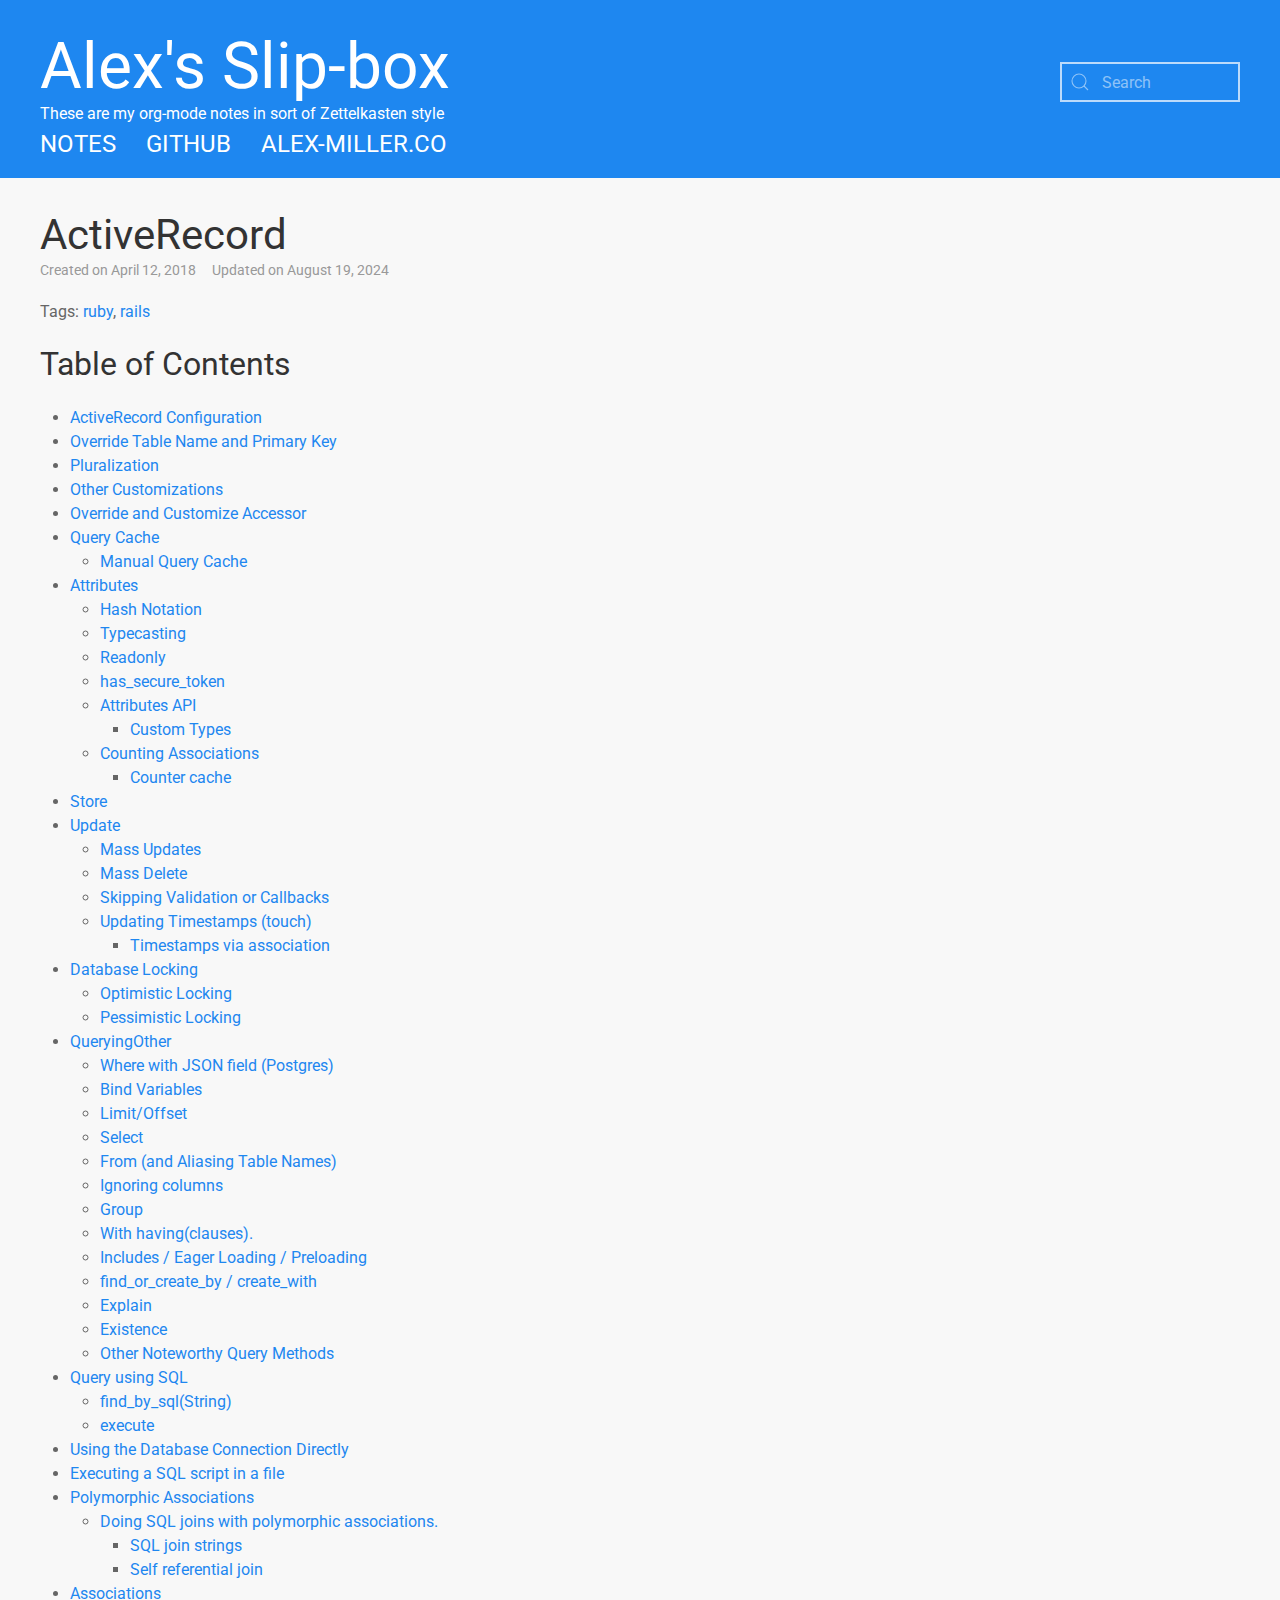
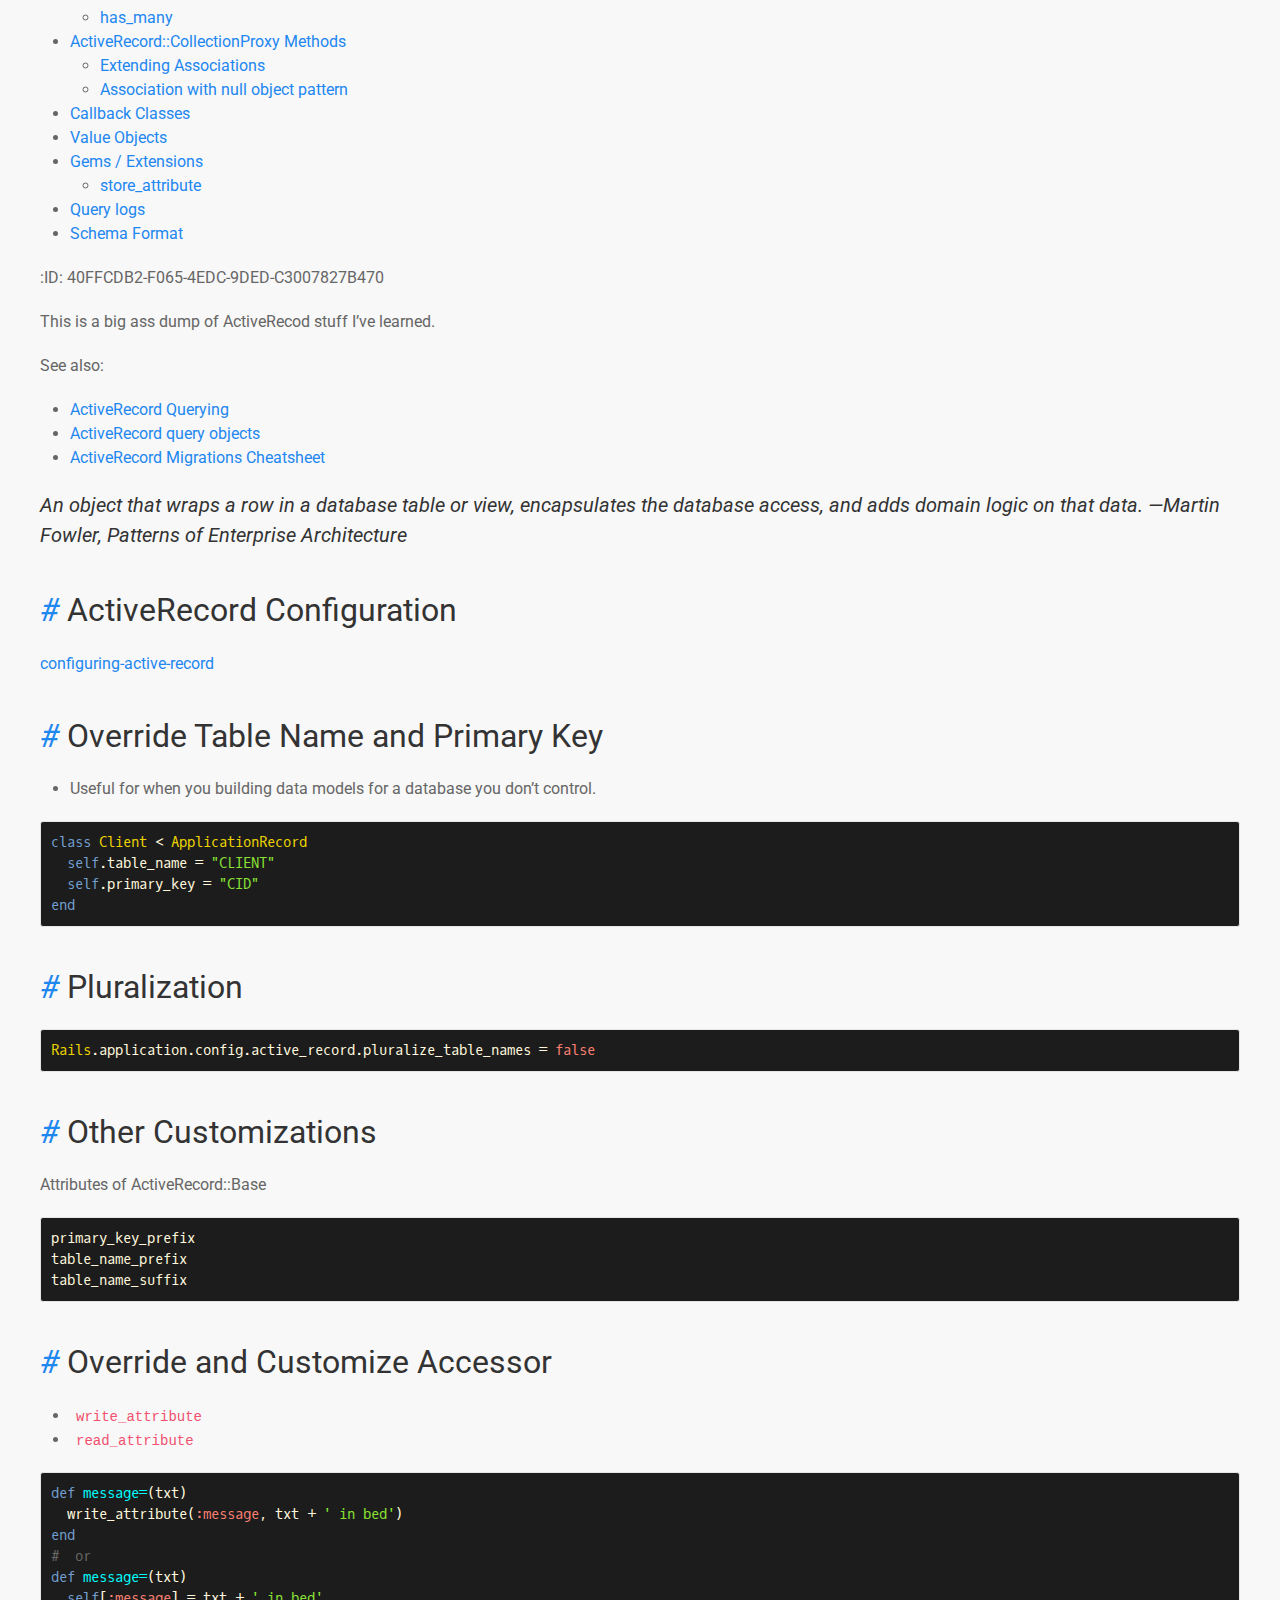
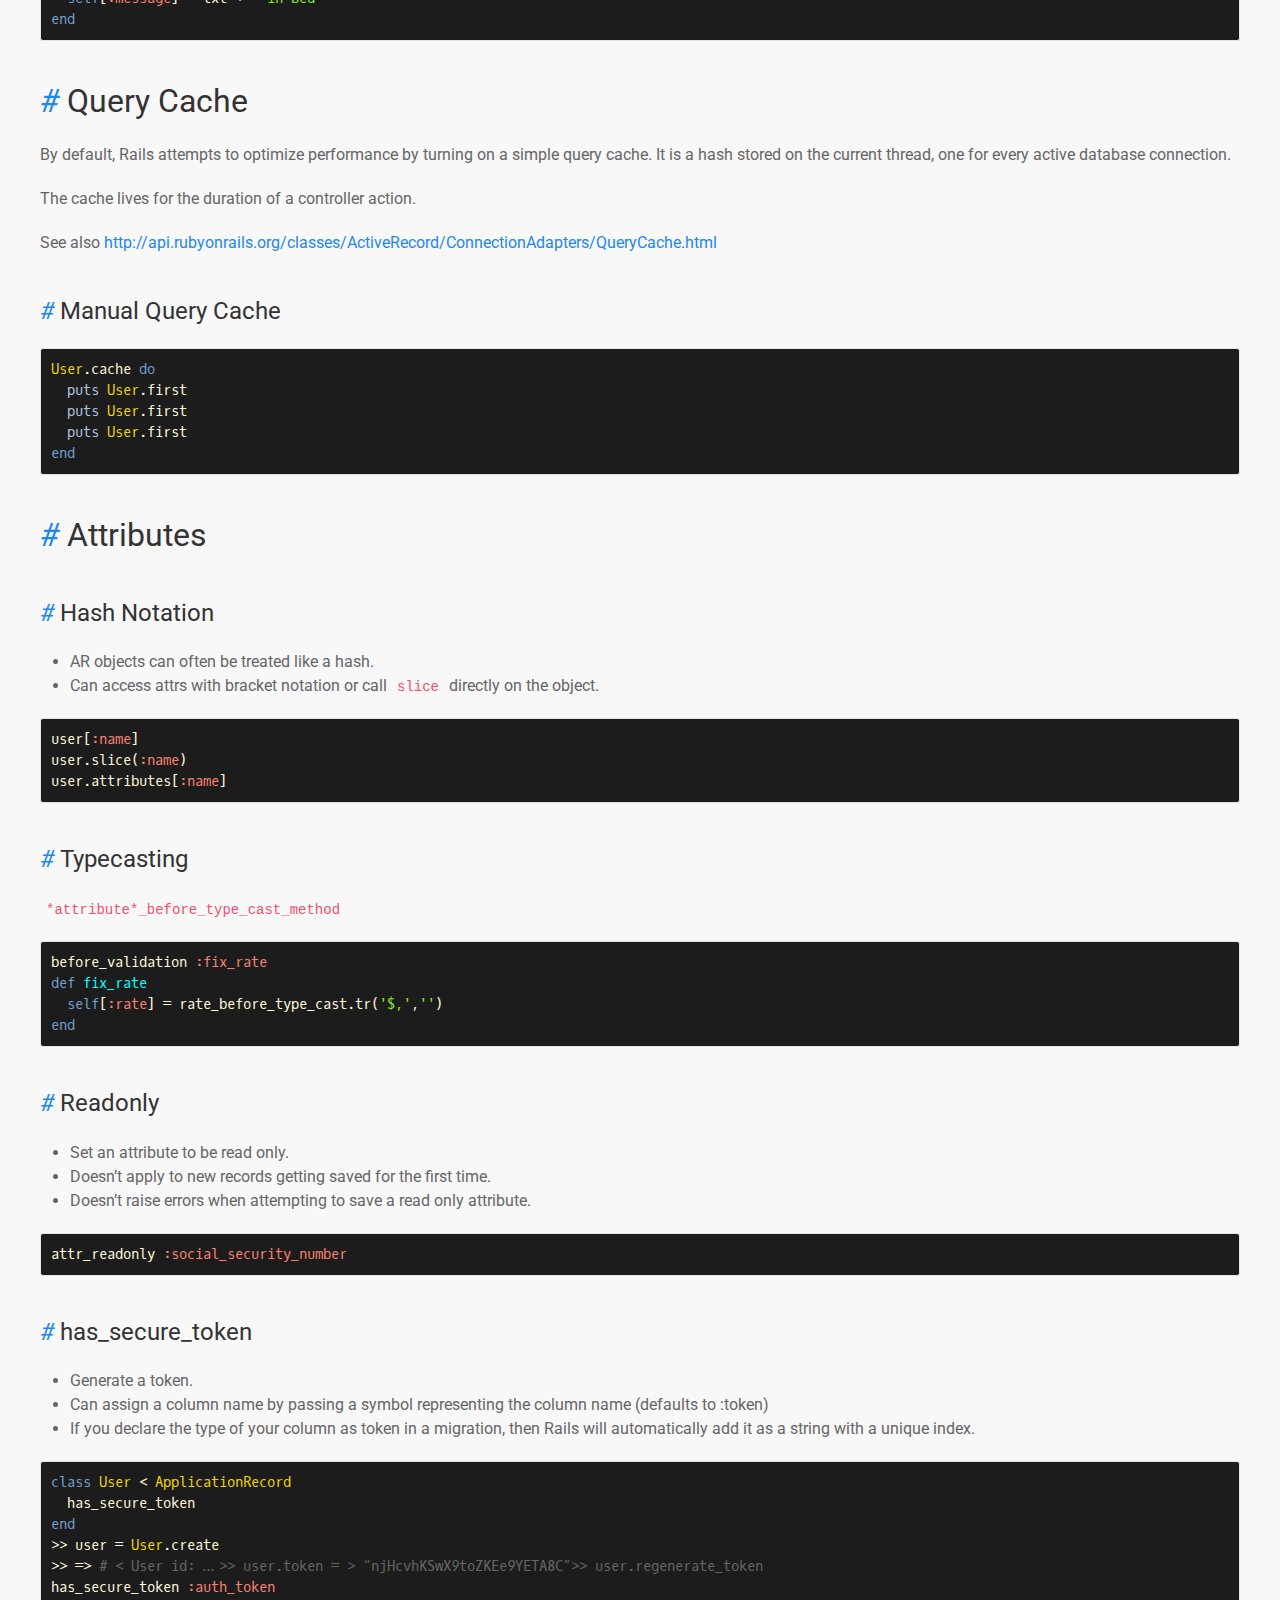
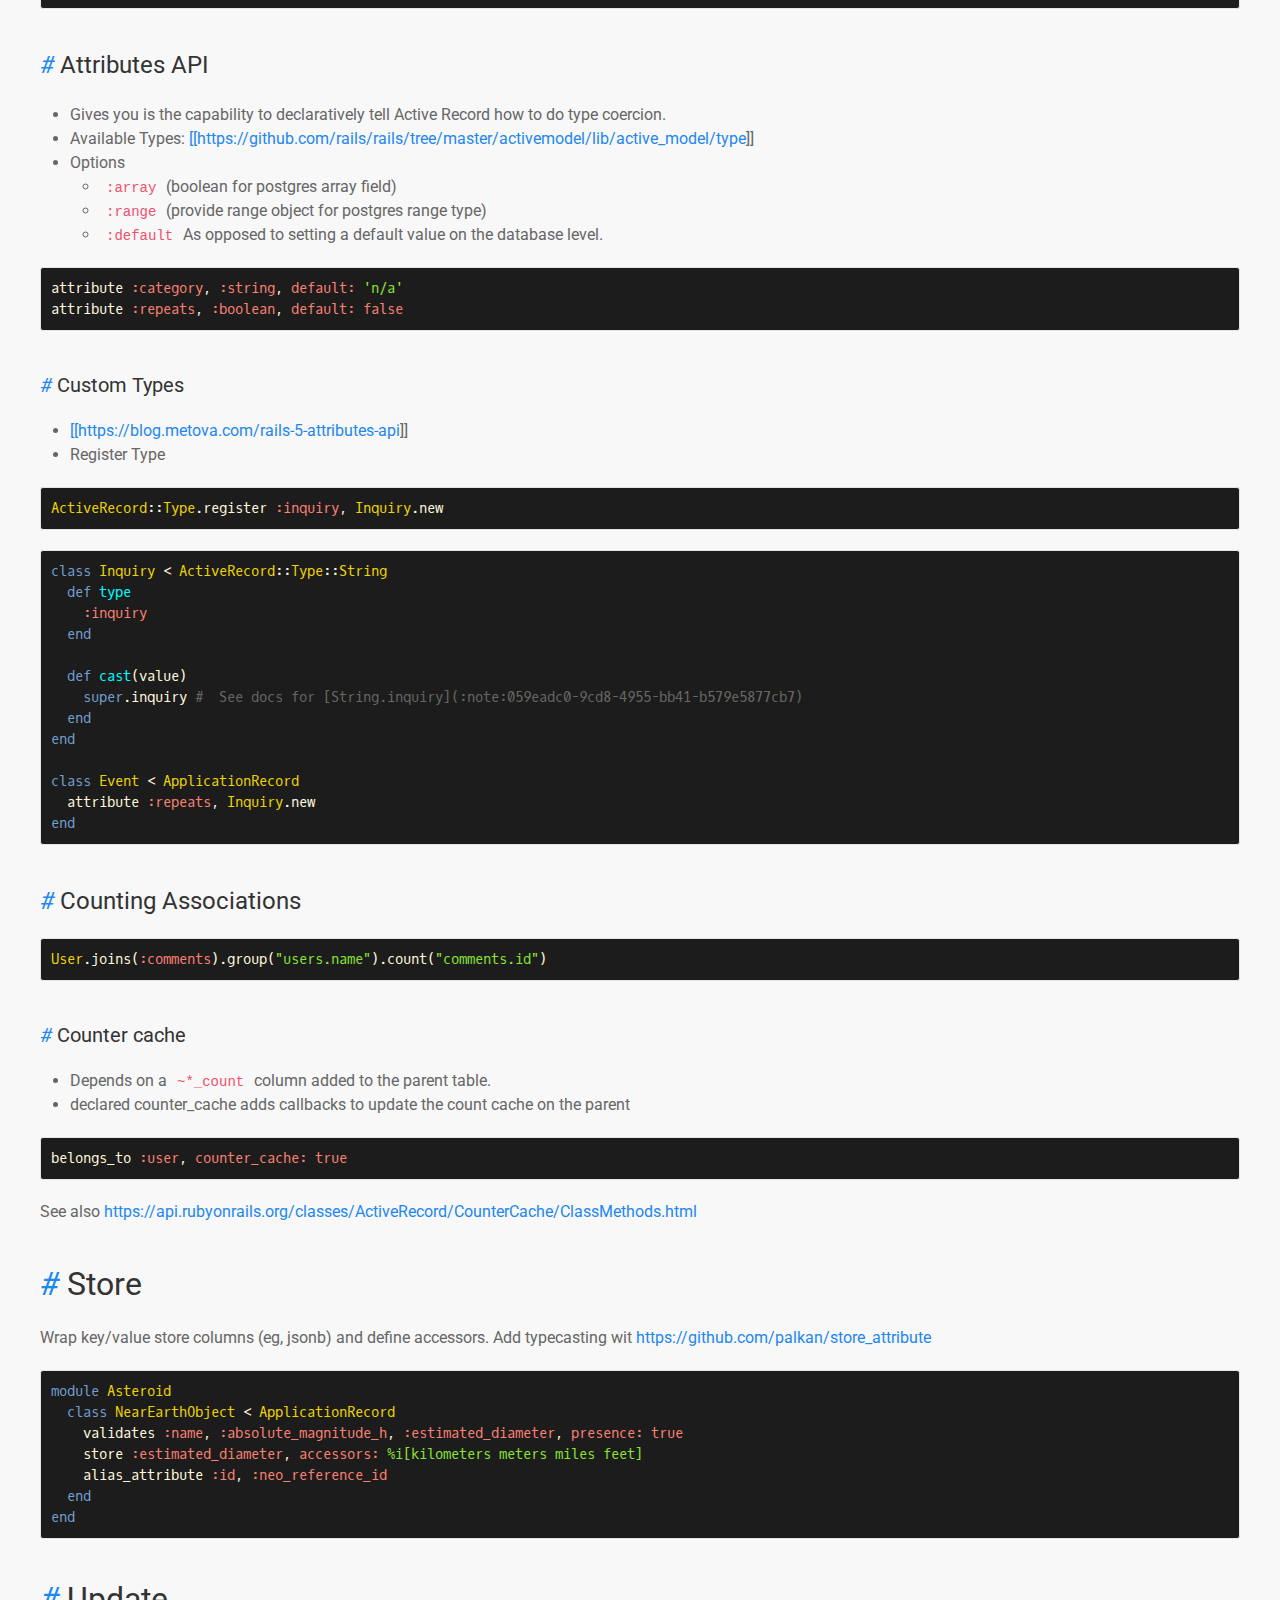
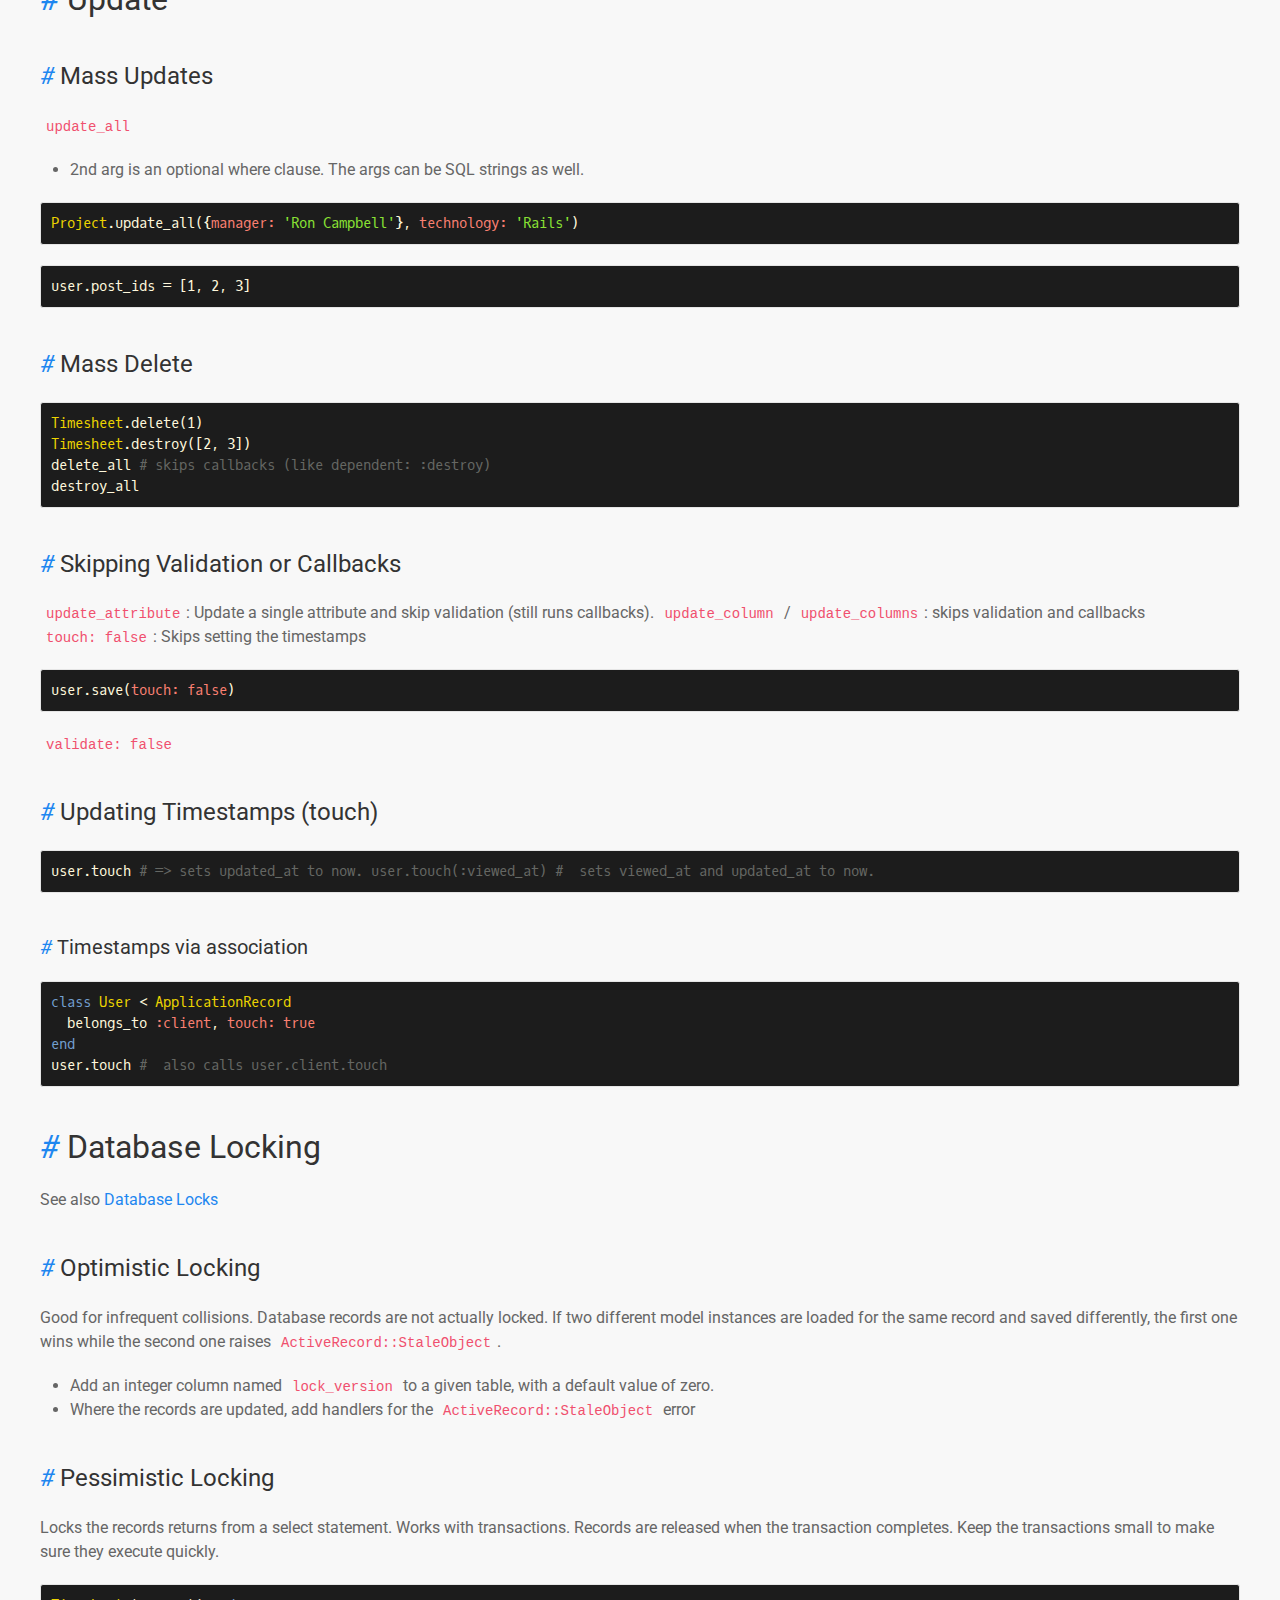
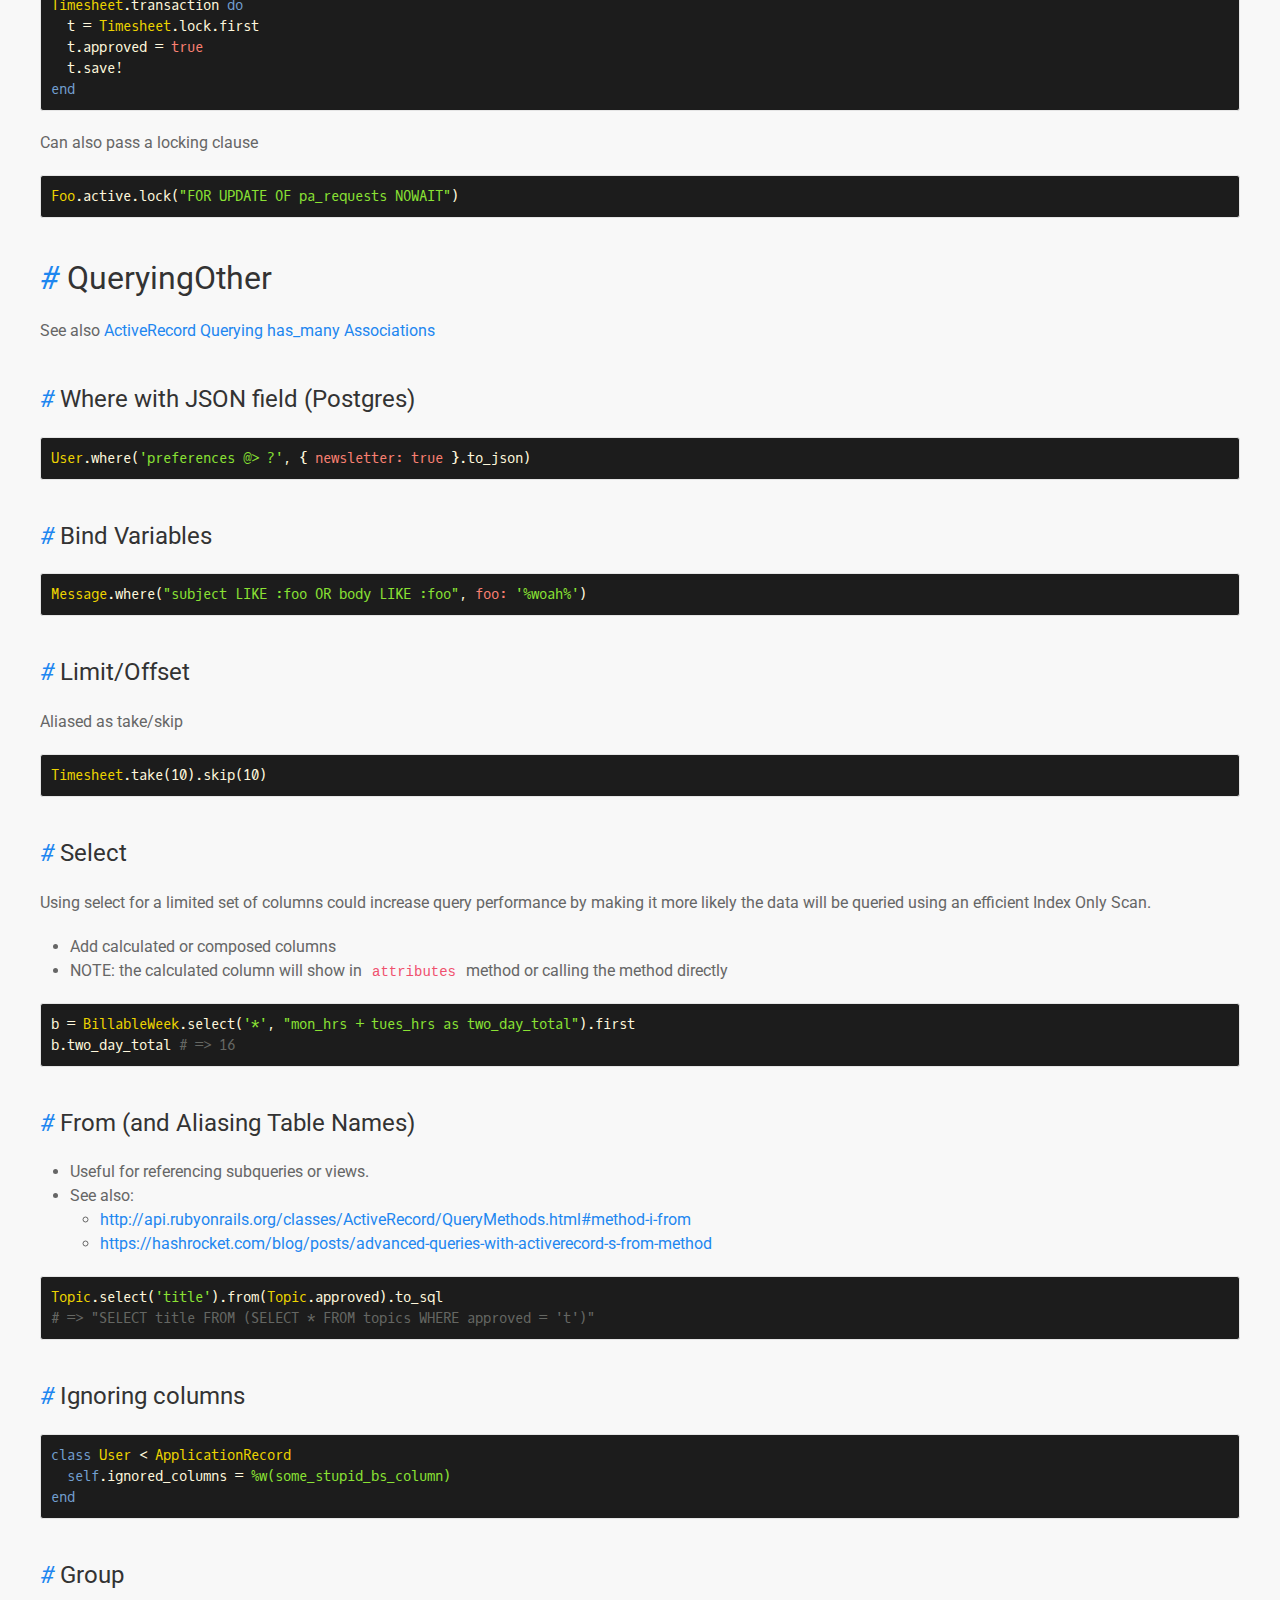
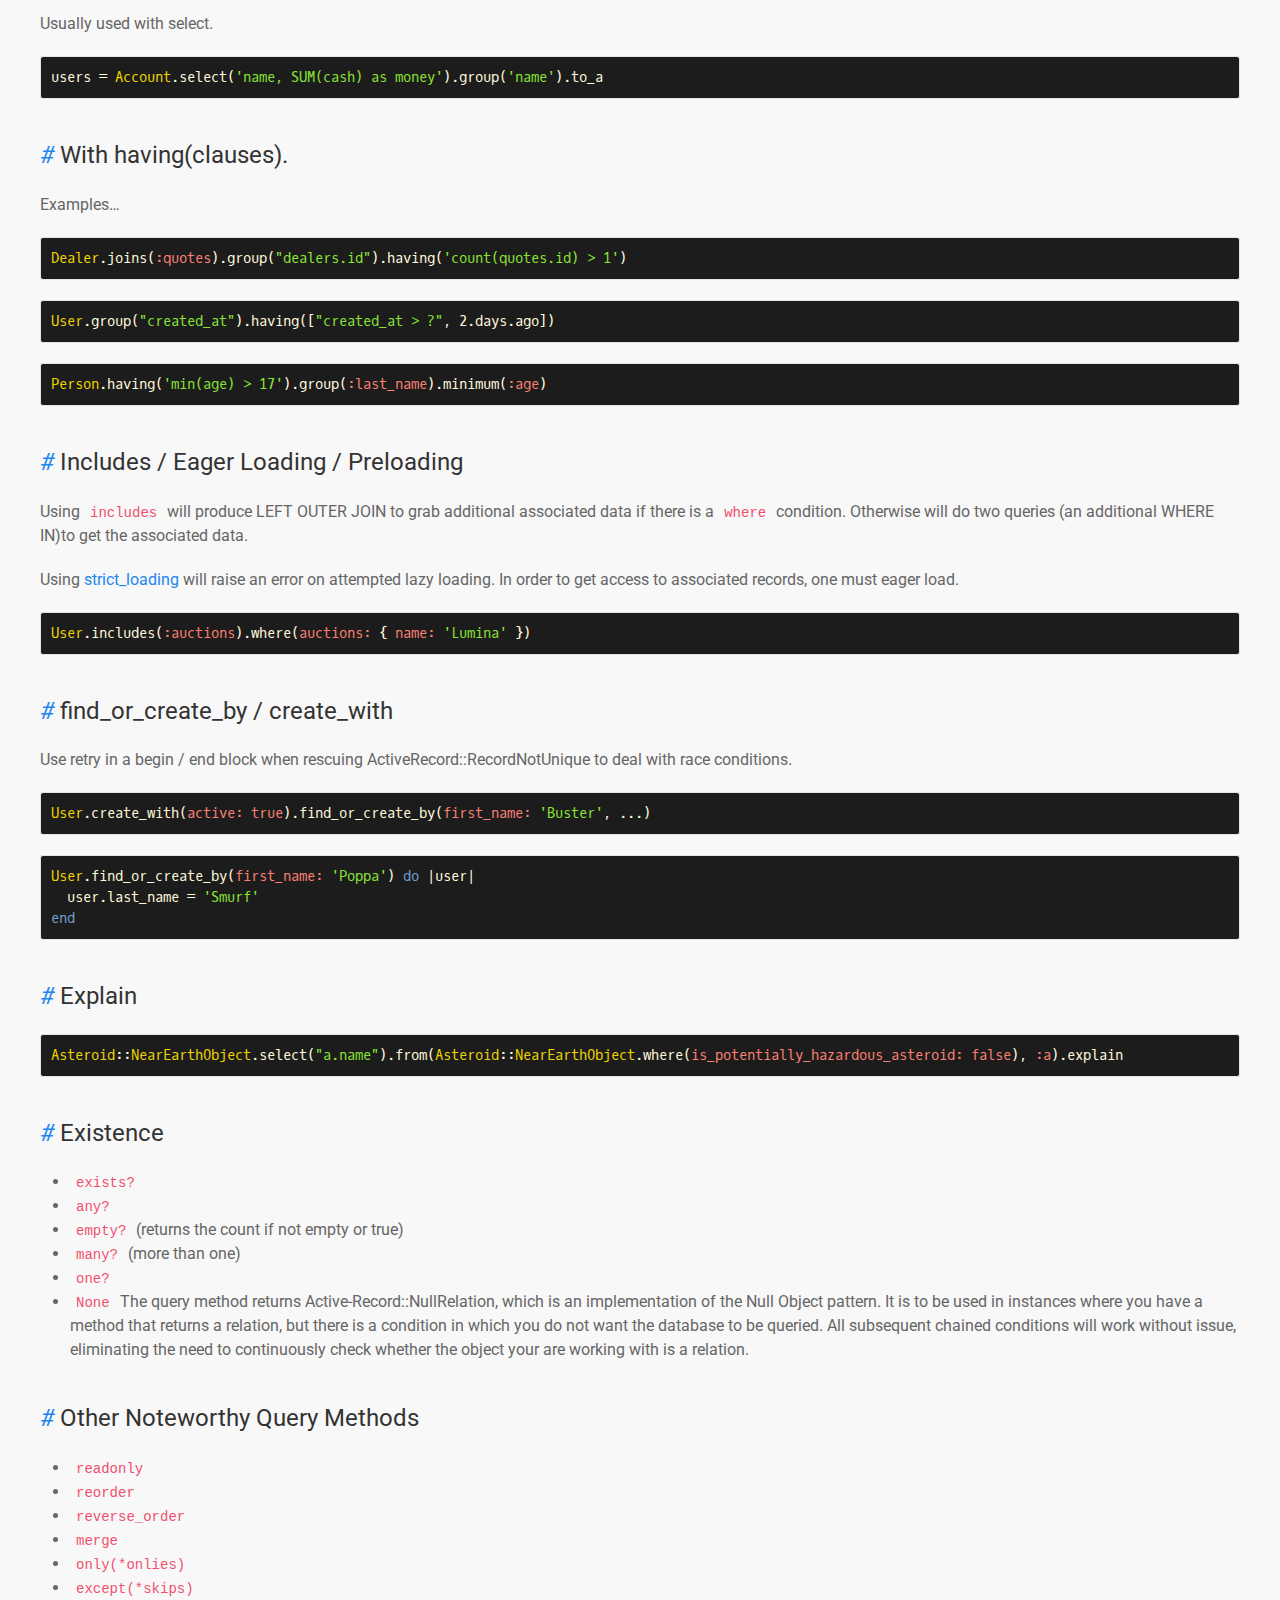
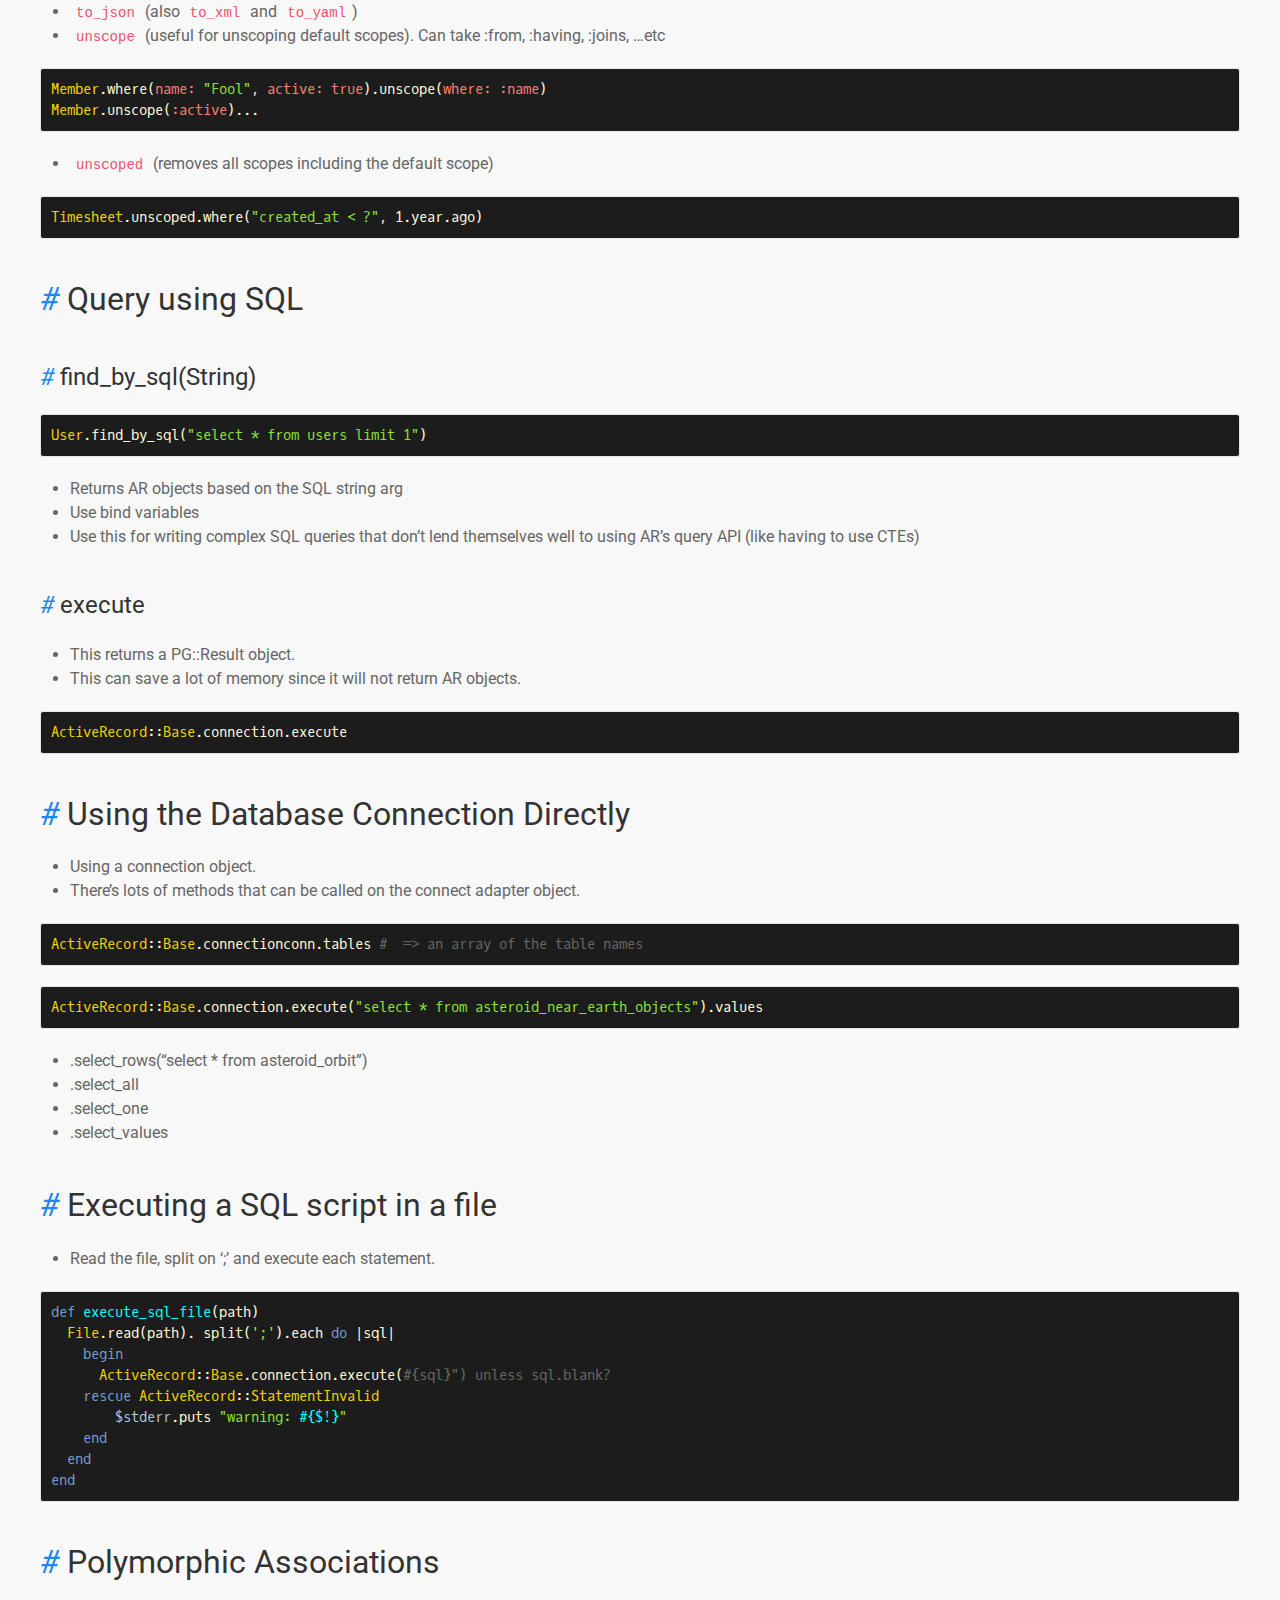
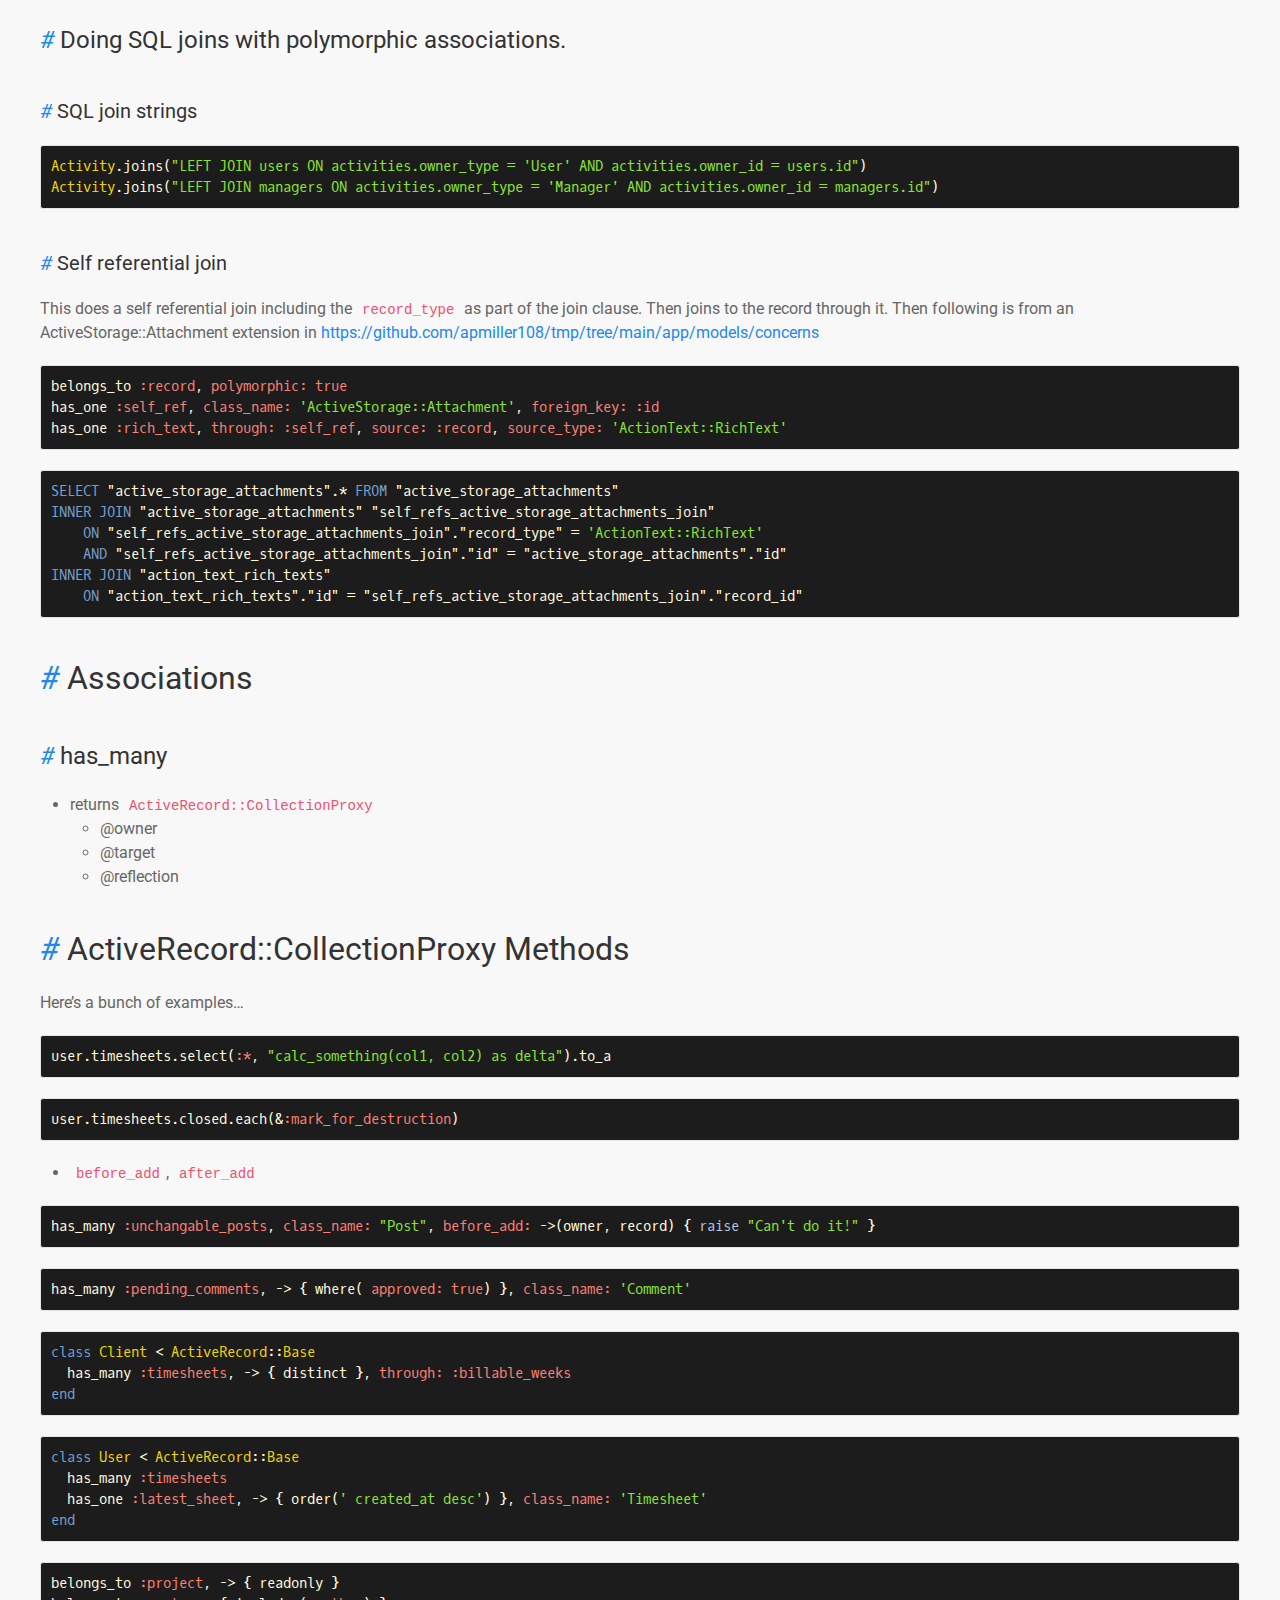
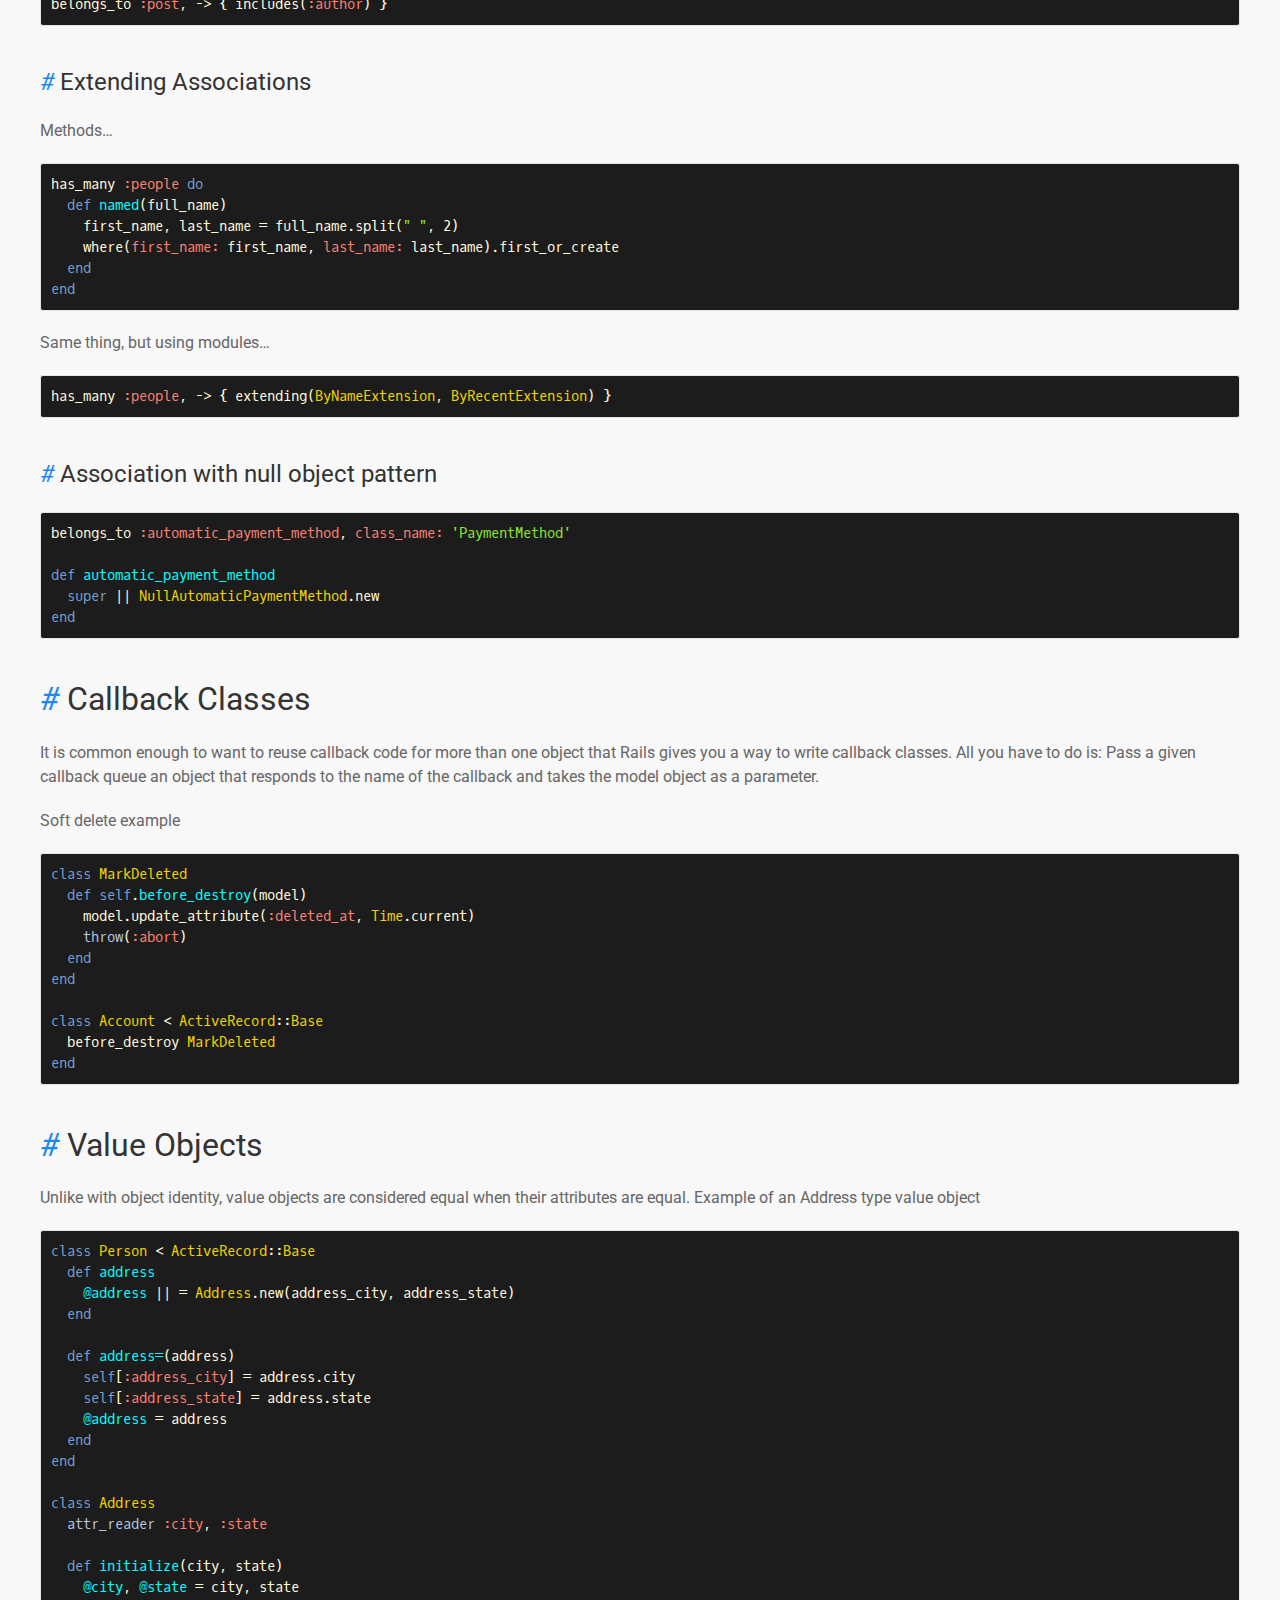
<file: 20180412021233-activerecord/index.html>
<!DOCTYPE html><html lang="en"><head><meta charset="utf-8"/><meta author="Alex P. Miller"/><meta name="viewport" content="width=device-width, initial-scale=1, shrink-to-fit=no"/><link rel="apple-touch-icon" sizes="180x180" href="/favicon/apple-touch-icon.png?v=1"/><link rel="icon" type="image/png" sizes="32x32" href="/favicon/favicon-32x32.png?v=1"/><link rel="icon" type="image/png" sizes="16x16" href="/favicon/favicon-16x16.png?v=1"/><link rel="manifest" href="/favicon/manifest.json?v=1"/><link rel="mask-icon" href="/favicon/safari-pinned-tab.svg?v=1"/><link rel="stylesheet" href="/css/uikit.min.css"/><link rel="stylesheet" href="/css/code.css"/><link rel="stylesheet" href="/css/site.css"/><script src="/js/uikit.min.js"></script><script src="/js/uikit-icons.min.js"></script><script src="/js/lunr.min.js"></script><script src="/js/site.js"></script><script src="https://www.googletagmanager.com/gtag/js?id=G-YM3EHHB2YQ"></script><script>window.dataLayer = window.dataLayer || [];
              function gtag(){dataLayer.push(arguments);}
              gtag('js', new Date());
              gtag('config', 'G-YM3EHHB2YQ');</script><title>ActiveRecord - Alex's Notes</title></head><body><div class="header uk-section uk-section-primary"><div class="heading uk-container"><div class="site-title-container uk-flex uk-flex-middle"><h1 class="site-title uk-h1 uk-heading-medium">Alex's Slip-box</h1><form class="uk-search uk-search-default search-form" id="search-form"><span uk-search-icon=""></span><input class="uk-search-input" type="search" placeholder="Search"/></form></div><div class="site-tagline uk-text-lead">These are my org-mode notes in sort of Zettelkasten style</div></div><div class="uk-container"><nav class="uk-navbar-container uk-navbar-transparent" uk-navbar="uk-navbar"><div class="uk-navbar-left"><ul class="uk-navbar-nav"><li><a class="nav-link" href="/">Notes</a></li><li><a class="nav-link" href="https://github.com/apmiller108">Github</a></li><li><a class="nav-link" href="https://alex-miller.co">alex-miller.co</a></li></ul></div></nav></div></div><div class="main uk-section uk-section-muted"><div class="note uk-container"><div class="note-content"><h1 class="note-title uk-h1">ActiveRecord</h1><div class="note-meta"><p class="note-created uk-article-meta">Created on April 12, 2018</p><p class="note-updated uk-article-meta">Updated on August 19, 2024</p></div><p class="blog-post-tags">Tags: <a href="/?tag=ruby">ruby</a>, <a href="/?tag=rails">rails</a></p><div id="table-of-contents" role="doc-toc">
<h2>Table of Contents</h2>
<div id="text-table-of-contents" role="doc-toc">
<ul>
<li><a href="#activerecord-configuration">ActiveRecord Configuration</a></li>
<li><a href="#override-table-name-and-primary-key">Override Table Name and Primary Key</a></li>
<li><a href="#pluralization">Pluralization</a></li>
<li><a href="#other-customizations">Other Customizations</a></li>
<li><a href="#override-and-customize-accessor">Override and Customize Accessor</a></li>
<li><a href="#query-cache">Query Cache</a>
<ul>
<li><a href="#manual-query-cache">Manual Query Cache</a></li>
</ul>
</li>
<li><a href="#attributes">Attributes</a>
<ul>
<li><a href="#hash-notation">Hash Notation</a></li>
<li><a href="#typecasting">Typecasting</a></li>
<li><a href="#readonly">Readonly</a></li>
<li><a href="#has_secure_token">has_secure_token</a></li>
<li><a href="#attributes-api">Attributes API</a>
<ul>
<li><a href="#custom-types">Custom Types</a></li>
</ul>
</li>
<li><a href="#counting-associations">Counting Associations</a>
<ul>
<li><a href="#orgf33854f">Counter cache</a></li>
</ul>
</li>
</ul>
</li>
<li><a href="#org2a573c5">Store</a></li>
<li><a href="#update">Update</a>
<ul>
<li><a href="#mass-updates">Mass Updates</a></li>
<li><a href="#mass-delete">Mass Delete</a></li>
<li><a href="#skipping-validation-or-callbacks">Skipping Validation or Callbacks</a></li>
<li><a href="#updating-timestamps-touch">Updating Timestamps (touch)</a>
<ul>
<li><a href="#timestamps-via-association">Timestamps via association</a></li>
</ul>
</li>
</ul>
</li>
<li><a href="#database-locking">Database Locking</a>
<ul>
<li><a href="#org240c63a">Optimistic Locking</a></li>
<li><a href="#org1ffe614">Pessimistic Locking</a></li>
</ul>
</li>
<li><a href="#queryingother">QueryingOther</a>
<ul>
<li><a href="#orgc72eafc">Where with JSON field (Postgres)</a></li>
<li><a href="#bind-variables">Bind Variables</a></li>
<li><a href="#limitoffset">Limit/Offset</a></li>
<li><a href="#select">Select</a></li>
<li><a href="#from-and-aliasing-table-names">From (and Aliasing Table Names)</a></li>
<li><a href="#orgea057ec">Ignoring columns</a></li>
<li><a href="#group">Group</a></li>
<li><a href="#with-havingclauses">With having(clauses).</a></li>
<li><a href="#includes--eager-loading--preloading">Includes / Eager Loading / Preloading</a></li>
<li><a href="#find_or_create_by--create_with">find_or_create_by / create_with</a></li>
<li><a href="#explain">Explain</a></li>
<li><a href="#existence">Existence</a></li>
<li><a href="#other-noteworthy-query-methods">Other Noteworthy Query Methods</a></li>
</ul>
</li>
<li><a href="#org059cc1d">Query using SQL</a>
<ul>
<li><a href="#org2c16490">find_by_sql(String)</a></li>
<li><a href="#org1d3f442">execute</a></li>
</ul>
</li>
<li><a href="#using-the-database-connection-directly">Using the Database Connection Directly</a></li>
<li><a href="#executing-a-sql-script-in-a-file">Executing a SQL script in a file</a></li>
<li><a href="#org279e23c">Polymorphic Associations</a>
<ul>
<li><a href="#doing-sql-joins-with-polymorphic-associations">Doing SQL joins with polymorphic associations.</a>
<ul>
<li><a href="#org2510b75">SQL join strings</a></li>
<li><a href="#org7223ce5">Self referential join</a></li>
</ul>
</li>
</ul>
</li>
<li><a href="#associations">Associations</a>
<ul>
<li><a href="#has_many">has_many</a></li>
</ul>
</li>
<li><a href="#activerecordcollectionproxy-methods">ActiveRecord::CollectionProxy Methods</a>
<ul>
<li><a href="#orgc55e38a">Extending Associations</a></li>
<li><a href="#org2fe4b8b">Association with null object pattern</a></li>
</ul>
</li>
<li><a href="#org810d9d3">Callback Classes</a></li>
<li><a href="#org3308ecc">Value Objects</a></li>
<li><a href="#orgeb7058c">Gems / Extensions</a>
<ul>
<li><a href="#org4ff2739">store_attribute</a></li>
</ul>
</li>
<li><a href="#org6b1d2c5">Query logs</a></li>
<li><a href="#orgeefc86c">Schema Format</a></li>
</ul>
</div>
</div>
<p>
:ID:       40FFCDB2-F065-4EDC-9DED-C3007827B470
</p>
<p>
This is a big ass dump of ActiveRecod stuff I&rsquo;ve learned.
</p>

<p>
See also:
</p>
<ul class="org-ul">
<li><a href="28FC6AAD-4491-4DA5-BB3A-796E9EECD235">ActiveRecord Querying</a></li>
<li><a href="59ED4C2F-6166-4277-B3B5-3BAF6E8929F6">ActiveRecord query objects</a></li>
<li><a href="A3972BA3-6BD6-4970-8B22-0065A1F7978D">ActiveRecord Migrations Cheatsheet</a></li>
</ul>

<blockquote>
<p>
An object that wraps a row in a database table or view, encapsulates the
database access, and adds domain logic on that data. &#x2014;Martin Fowler, Patterns of Enterprise Architecture
</p>
</blockquote>
<h2><a id="activerecordconfiguration" class="anchor" href="#activerecordconfiguration"><i># </i></a>ActiveRecord Configuration</h2><div class="outline-text-2" id="text-activerecord-configuration">
<p>
<a href="//edgeguides.rubyonrails.org/configuring.html#configuring-active-record">configuring-active-record</a>
</p>
</div>
<h2><a id="overridetablenameandprimarykey" class="anchor" href="#overridetablenameandprimarykey"><i># </i></a>Override Table Name and Primary Key</h2><div class="outline-text-2" id="text-override-table-name-and-primary-key">
<ul class="org-ul">
<li>Useful for when you building data models for a database you don&rsquo;t
control.</li>
</ul>

<div class="org-src-container">
<pre class="src src-ruby"><span class="org-keyword">class</span> <span class="org-type">Client</span> &lt; <span class="org-type">ApplicationRecord</span>
  <span class="org-keyword">self</span>.table_name = <span class="org-string">"CLIENT"</span>
  <span class="org-keyword">self</span>.primary_key = <span class="org-string">"CID"</span>
<span class="org-keyword">end</span>
</pre>
</div>
</div>
<h2><a id="pluralization" class="anchor" href="#pluralization"><i># </i></a>Pluralization</h2><div class="outline-text-2" id="text-pluralization">
<div class="org-src-container">
<pre class="src src-ruby"><span class="org-type">Rails</span>.application.config.active_record.pluralize_table_names = <span class="org-constant">false</span>
</pre>
</div>
</div>
<h2><a id="othercustomizations" class="anchor" href="#othercustomizations"><i># </i></a>Other Customizations</h2><div class="outline-text-2" id="text-other-customizations">
<p>
Attributes of ActiveRecord::Base
</p>

<div class="org-src-container">
<pre class="src src-ruby">primary_key_prefix
table_name_prefix
table_name_suffix
</pre>
</div>
</div>
<h2><a id="overrideandcustomizeaccessor" class="anchor" href="#overrideandcustomizeaccessor"><i># </i></a>Override and Customize Accessor</h2><div class="outline-text-2" id="text-override-and-customize-accessor">
<ul class="org-ul">
<li><code>write_attribute</code></li>
<li><code>read_attribute</code></li>
</ul>

<div class="org-src-container">
<pre class="src src-ruby"><span class="org-keyword">def</span> <span class="org-function-name">message=</span>(txt)
  write_attribute(<span class="org-constant">:message</span>, txt + <span class="org-string">' in bed'</span>)
<span class="org-keyword">end</span>
<span class="org-comment-delimiter">#  </span><span class="org-comment">or
</span><span class="org-keyword">def</span> <span class="org-function-name">message=</span>(txt)
  <span class="org-keyword">self</span>[<span class="org-constant">:message</span>] = txt + <span class="org-string">' in bed'</span>
<span class="org-keyword">end</span>
</pre>
</div>
</div>
<h2><a id="querycache" class="anchor" href="#querycache"><i># </i></a>Query Cache</h2><div class="outline-text-2" id="text-query-cache">
<p>
By default, Rails attempts to optimize performance by turning on a
simple query cache. It is a hash stored on the current thread, one for
every active database connection.
</p>

<p>
The cache lives for the duration of a controller action.
</p>

<p>
See also <a href="http://api.rubyonrails.org/classes/ActiveRecord/ConnectionAdapters/QueryCache.html">http://api.rubyonrails.org/classes/ActiveRecord/ConnectionAdapters/QueryCache.html</a>
</p>
</div>
<h3><a id="manualquerycache" class="anchor" href="#manualquerycache"><i># </i></a>Manual Query Cache</h3><div class="outline-text-3" id="text-manual-query-cache">
<div class="org-src-container">
<pre class="src src-ruby"><span class="org-type">User</span>.cache <span class="org-keyword">do</span>
  <span class="org-builtin">puts</span> <span class="org-type">User</span>.first
  <span class="org-builtin">puts</span> <span class="org-type">User</span>.first
  <span class="org-builtin">puts</span> <span class="org-type">User</span>.first
<span class="org-keyword">end</span>
</pre>
</div>
</div>
<h2><a id="attributes" class="anchor" href="#attributes"><i># </i></a>Attributes</h2><div class="outline-text-2" id="text-attributes">
</div>
<h3><a id="hashnotation" class="anchor" href="#hashnotation"><i># </i></a>Hash Notation</h3><div class="outline-text-3" id="text-hash-notation">
<ul class="org-ul">
<li>AR objects can often be treated like a hash.</li>
<li>Can access attrs with bracket notation or call <code>slice</code> directly on the
object.</li>
</ul>

<div class="org-src-container">
<pre class="src src-ruby">user[<span class="org-constant">:name</span>]
user.slice(<span class="org-constant">:name</span>)
user.attributes[<span class="org-constant">:name</span>]
</pre>
</div>
</div>
<h3><a id="typecasting" class="anchor" href="#typecasting"><i># </i></a>Typecasting</h3><div class="outline-text-3" id="text-typecasting">
<p>
<code>*attribute*_before_type_cast_method</code>
</p>

<div class="org-src-container">
<pre class="src src-ruby">before_validation <span class="org-constant">:fix_rate</span>
<span class="org-keyword">def</span> <span class="org-function-name">fix_rate</span>
  <span class="org-keyword">self</span>[<span class="org-constant">:rate</span>] = rate_before_type_cast.tr(<span class="org-string">'$,'</span>,<span class="org-string">''</span>)
<span class="org-keyword">end</span>
</pre>
</div>
</div>
<h3><a id="readonly" class="anchor" href="#readonly"><i># </i></a>Readonly</h3><div class="outline-text-3" id="text-readonly">
<ul class="org-ul">
<li>Set an attribute to be read only.</li>
<li>Doesn&rsquo;t apply to new records getting saved for the first time.</li>
<li>Doesn&rsquo;t raise errors when attempting to save a read only attribute.</li>
</ul>

<div class="org-src-container">
<pre class="src src-ruby">attr_readonly <span class="org-constant">:social_security_number</span>
</pre>
</div>
</div>
<h3><a id="has_secure_token" class="anchor" href="#has_secure_token"><i># </i></a>has_secure_token</h3><div class="outline-text-3" id="text-has_secure_token">
<ul class="org-ul">
<li>Generate a token.</li>
<li>Can assign a column name by passing a symbol representing the column
name (defaults to :token)</li>
<li>If you declare the type of your column as token in a migration, then
Rails will automatically add it as a string with a unique index.</li>
</ul>

<div class="org-src-container">
<pre class="src src-ruby"><span class="org-keyword">class</span> <span class="org-type">User</span> &lt; <span class="org-type">ApplicationRecord</span>
  has_secure_token
<span class="org-keyword">end</span>
&gt;&gt; user = <span class="org-type">User</span>.create
&gt;&gt; =&gt; <span class="org-comment-delimiter"># </span><span class="org-comment">&lt; User id: &#8230; &gt;&gt; user.token = &gt; &#8220;njHcvhKSwX9toZKEe9YETA8C&#8221;&gt;&gt; user.regenerate_token
</span>has_secure_token <span class="org-constant">:auth_token</span>
</pre>
</div>
</div>
<h3><a id="attributesapi" class="anchor" href="#attributesapi"><i># </i></a>Attributes API</h3><div class="outline-text-3" id="text-attributes-api">
<ul class="org-ul">
<li>Gives you is the capability to declaratively tell Active Record how to
do type coercion.</li>
<li>Available Types:
<a href="//github.com/rails/rails/tree/master/activemodel/lib/active_model/type">[[https://github.com/rails/rails/tree/master/activemodel/lib/active_model/type</a>]]</li>
<li>Options

<ul class="org-ul">
<li><code>:array</code> (boolean for postgres array field)</li>
<li><code>:range</code> (provide range object for postgres range type)</li>
<li><code>:default</code> As opposed to setting a default value on the database
level.</li>
</ul></li>
</ul>

<div class="org-src-container">
<pre class="src src-ruby">attribute <span class="org-constant">:category</span>, <span class="org-constant">:string</span>, <span class="org-constant">default:</span> <span class="org-string">'n/a'</span>
attribute <span class="org-constant">:repeats</span>, <span class="org-constant">:boolean</span>, <span class="org-constant">default:</span> <span class="org-constant">false</span>
</pre>
</div>
</div>
<h4><a id="customtypes" class="anchor" href="#customtypes"><i># </i></a>Custom Types</h4><div class="outline-text-4" id="text-custom-types">
<ul class="org-ul">
<li><a href="//blog.metova.com/rails-5-attributes-api">[[https://blog.metova.com/rails-5-attributes-api</a>]]</li>
<li>Register Type</li>
</ul>

<div class="org-src-container">
<pre class="src src-ruby"><span class="org-type">ActiveRecord</span>::<span class="org-type">Type</span>.register <span class="org-constant">:inquiry</span>, <span class="org-type">Inquiry</span>.new
</pre>
</div>

<div class="org-src-container">
<pre class="src src-ruby"><span class="org-keyword">class</span> <span class="org-type">Inquiry</span> &lt; <span class="org-type">ActiveRecord</span>::<span class="org-type">Type</span>::<span class="org-type">String</span>
  <span class="org-keyword">def</span> <span class="org-function-name">type</span>
    <span class="org-constant">:inquiry</span>
  <span class="org-keyword">end</span>

  <span class="org-keyword">def</span> <span class="org-function-name">cast</span>(value)
    <span class="org-keyword">super</span>.inquiry <span class="org-comment-delimiter">#  </span><span class="org-comment">See docs for [String.inquiry](:note:059eadc0-9cd8-4955-bb41-b579e5877cb7)
</span>  <span class="org-keyword">end</span>
<span class="org-keyword">end</span>

<span class="org-keyword">class</span> <span class="org-type">Event</span> &lt; <span class="org-type">ApplicationRecord</span>
  attribute <span class="org-constant">:repeats</span>, <span class="org-type">Inquiry</span>.new
<span class="org-keyword">end</span>
</pre>
</div>
</div>
<h3><a id="countingassociations" class="anchor" href="#countingassociations"><i># </i></a>Counting Associations</h3><div class="outline-text-3" id="text-counting-associations">
<div class="org-src-container">
<pre class="src src-ruby"><span class="org-type">User</span>.joins(<span class="org-constant">:comments</span>).group(<span class="org-string">"users.name"</span>).count(<span class="org-string">"comments.id"</span>)
</pre>
</div>
</div>
<h4><a id="countercache" class="anchor" href="#countercache"><i># </i></a>Counter cache</h4><div class="outline-text-4" id="text-orgf33854f">
<ul class="org-ul">
<li>Depends on a <code>~*_count</code> column added to the parent table.</li>
<li>declared counter_cache adds callbacks to update the count cache on the parent</li>
</ul>

<div class="org-src-container">
<pre class="src src-ruby">belongs_to <span class="org-constant">:user</span>, <span class="org-constant">counter_cache:</span> <span class="org-constant">true</span>
</pre>
</div>

<p>
See also
<a href="https://api.rubyonrails.org/classes/ActiveRecord/CounterCache/ClassMethods.html">https://api.rubyonrails.org/classes/ActiveRecord/CounterCache/ClassMethods.html</a>
</p>
</div>
<h2><a id="store" class="anchor" href="#store"><i># </i></a>Store</h2><div class="outline-text-2" id="text-org2a573c5">
<p>
Wrap key/value store columns (eg, jsonb) and define accessors. Add typecasting
wit <a href="https://github.com/palkan/store_attribute">https://github.com/palkan/store_attribute</a>
</p>
<div class="org-src-container">
<pre class="src src-ruby"><span class="org-keyword">module</span> <span class="org-type">Asteroid</span>
  <span class="org-keyword">class</span> <span class="org-type">NearEarthObject</span> &lt; <span class="org-type">ApplicationRecord</span>
    validates <span class="org-constant">:name</span>, <span class="org-constant">:absolute_magnitude_h</span>, <span class="org-constant">:estimated_diameter</span>, <span class="org-constant">presence:</span> <span class="org-constant">true</span>
    store <span class="org-constant">:estimated_diameter</span>, <span class="org-constant">accessors:</span> <span class="org-string">%i[kilometers meters miles feet]</span>
    alias_attribute <span class="org-constant">:id</span>, <span class="org-constant">:neo_reference_id</span>
  <span class="org-keyword">end</span>
<span class="org-keyword">end</span>
</pre>
</div>
</div>
<h2><a id="update" class="anchor" href="#update"><i># </i></a>Update</h2><div class="outline-text-2" id="text-update">
</div>
<h3><a id="massupdates" class="anchor" href="#massupdates"><i># </i></a>Mass Updates</h3><div class="outline-text-3" id="text-mass-updates">
<p>
<code>update_all</code>
</p>

<ul class="org-ul">
<li>2nd arg is an optional where clause. The args can be SQL strings as
well.</li>
</ul>

<div class="org-src-container">
<pre class="src src-ruby"><span class="org-type">Project</span>.update_all({<span class="org-constant">manager:</span> <span class="org-string">'Ron Campbell'</span>}, <span class="org-constant">technology:</span> <span class="org-string">'Rails'</span>)
</pre>
</div>

<div class="org-src-container">
<pre class="src src-ruby">user.post_ids = [1, 2, 3]
</pre>
</div>
</div>
<h3><a id="massdelete" class="anchor" href="#massdelete"><i># </i></a>Mass Delete</h3><div class="outline-text-3" id="text-mass-delete">
<div class="org-src-container">
<pre class="src src-ruby"><span class="org-type">Timesheet</span>.delete(1)
<span class="org-type">Timesheet</span>.destroy([2, 3])
delete_all <span class="org-comment-delimiter"># </span><span class="org-comment">skips callbacks (like dependent: :destroy)
</span>destroy_all
</pre>
</div>
</div>
<h3><a id="skippingvalidationorcallbacks" class="anchor" href="#skippingvalidationorcallbacks"><i># </i></a>Skipping Validation or Callbacks</h3><div class="outline-text-3" id="text-skipping-validation-or-callbacks">
<p>
<code>update_attribute</code>: Update a single attribute and skip validation (still
runs callbacks). <code>update_column</code> / <code>update_columns</code>: skips validation
and callbacks <code>touch: false</code>: Skips setting the timestamps
</p>

<div class="org-src-container">
<pre class="src src-ruby">user.save(<span class="org-constant">touch:</span> <span class="org-constant">false</span>)
</pre>
</div>

<p>
<code>validate: false</code>
</p>
</div>
<h3><a id="updatingtimestampstouch" class="anchor" href="#updatingtimestampstouch"><i># </i></a>Updating Timestamps (touch)</h3><div class="outline-text-3" id="text-updating-timestamps-touch">
<div class="org-src-container">
<pre class="src src-ruby">user.touch <span class="org-comment-delimiter"># </span><span class="org-comment">=&gt; sets updated_at to now. user.touch(:viewed_at) #  sets viewed_at and updated_at to now.</span>
</pre>
</div>
</div>
<h4><a id="timestampsviaassociation" class="anchor" href="#timestampsviaassociation"><i># </i></a>Timestamps via association</h4><div class="outline-text-4" id="text-timestamps-via-association">
<div class="org-src-container">
<pre class="src src-ruby"><span class="org-keyword">class</span> <span class="org-type">User</span> &lt; <span class="org-type">ApplicationRecord</span>
  belongs_to <span class="org-constant">:client</span>, <span class="org-constant">touch:</span> <span class="org-constant">true</span>
<span class="org-keyword">end</span>
user.touch <span class="org-comment-delimiter">#  </span><span class="org-comment">also calls user.client.touch</span>
</pre>
</div>
</div>
<h2><a id="databaselocking" class="anchor" href="#databaselocking"><i># </i></a>Database Locking</h2><div class="outline-text-2" id="text-database-locking">
<p>
See also <a href="D111FFA2-4A9D-41F4-87DC-E59F3D6E8564">Database Locks</a>
</p>
</div>
<h3><a id="optimisticlocking" class="anchor" href="#optimisticlocking"><i># </i></a>Optimistic Locking</h3><div class="outline-text-3" id="text-org240c63a">
<p>
Good for infrequent collisions. Database records are not actually locked. If
two different model instances are loaded for the same record and saved
differently, the first one wins while the second one raises
<code>ActiveRecord::StaleObject</code>.
</p>

<ul class="org-ul">
<li>Add an integer column named <code>lock_version</code> to a given table, with
a default value of zero.</li>
<li>Where the records are updated, add handlers for the <code>ActiveRecord::StaleObject</code> error</li>
</ul>
</div>
<h3><a id="pessimisticlocking" class="anchor" href="#pessimisticlocking"><i># </i></a>Pessimistic Locking</h3><div class="outline-text-3" id="text-org1ffe614">
<p>
Locks the records returns from a select statement. Works with transactions.
Records are released when the transaction completes. Keep the transactions
small to make sure they execute quickly.
</p>

<div class="org-src-container">
<pre class="src src-ruby"><span class="org-type">Timesheet</span>.transaction <span class="org-keyword">do</span>
  t = <span class="org-type">Timesheet</span>.lock.first
  t.approved = <span class="org-constant">true</span>
  t.save!
<span class="org-keyword">end</span>
</pre>
</div>

<p>
Can also pass a locking clause
</p>
<div class="org-src-container">
<pre class="src src-ruby"><span class="org-type">Foo</span>.active.lock(<span class="org-string">"FOR UPDATE OF pa_requests NOWAIT"</span>)
</pre>
</div>
</div>
<h2><a id="queryingother" class="anchor" href="#queryingother"><i># </i></a>QueryingOther</h2><div class="outline-text-2" id="text-queryingother">
<p>
See also <a href="28FC6AAD-4491-4DA5-BB3A-796E9EECD235">ActiveRecord Querying has_many Associations</a>
</p>
</div>
<h3><a id="wherewithjsonfieldpostgres" class="anchor" href="#wherewithjsonfieldpostgres"><i># </i></a>Where with JSON field (Postgres)</h3><div class="outline-text-3" id="text-orgc72eafc">
<div class="org-src-container">
<pre class="src src-ruby"><span class="org-type">User</span>.where(<span class="org-string">'preferences @&gt; ?'</span>, { <span class="org-constant">newsletter:</span> <span class="org-constant">true</span> }.to_json)
</pre>
</div>
</div>
<h3><a id="bindvariables" class="anchor" href="#bindvariables"><i># </i></a>Bind Variables</h3><div class="outline-text-3" id="text-bind-variables">
<div class="org-src-container">
<pre class="src src-ruby"><span class="org-type">Message</span>.where(<span class="org-string">"subject LIKE :foo OR body LIKE :foo"</span>, <span class="org-constant">foo:</span> <span class="org-string">'%woah%'</span>)
</pre>
</div>
</div>
<h3><a id="limitoffset" class="anchor" href="#limitoffset"><i># </i></a>Limit/Offset</h3><div class="outline-text-3" id="text-limitoffset">
<p>
Aliased as take/skip
</p>

<div class="org-src-container">
<pre class="src src-ruby"><span class="org-type">Timesheet</span>.take(10).skip(10)
</pre>
</div>
</div>
<h3><a id="select" class="anchor" href="#select"><i># </i></a>Select</h3><div class="outline-text-3" id="text-select">
<p>
Using select for a limited set of columns could increase query performance by
making it more likely the data will be queried using an efficient Index Only
Scan.
</p>

<ul class="org-ul">
<li>Add calculated or composed columns</li>
<li>NOTE: the calculated column will show in <code>attributes</code> method or
calling the method directly</li>
</ul>

<div class="org-src-container">
<pre class="src src-ruby">b = <span class="org-type">BillableWeek</span>.select(<span class="org-string">'*'</span>, <span class="org-string">"mon_hrs + tues_hrs as two_day_total"</span>).first
b.two_day_total <span class="org-comment-delimiter"># </span><span class="org-comment">=&gt; 16</span>
</pre>
</div>
</div>
<h3><a id="fromandaliasingtablenames" class="anchor" href="#fromandaliasingtablenames"><i># </i></a>From (and Aliasing Table Names)</h3><div class="outline-text-3" id="text-from-and-aliasing-table-names">
<ul class="org-ul">
<li>Useful for referencing subqueries or views.</li>
<li>See also:
<ul class="org-ul">
<li><a href="//api.rubyonrails.org/classes/ActiveRecord/QueryMethods.html#method-i-from">http://api.rubyonrails.org/classes/ActiveRecord/QueryMethods.html#method-i-from</a></li>
<li><a href="//hashrocket.com/blog/posts/advanced-queries-with-activerecord-s-from-method">https://hashrocket.com/blog/posts/advanced-queries-with-activerecord-s-from-method</a></li>
</ul></li>
</ul>

<div class="org-src-container">
<pre class="src src-ruby"><span class="org-type">Topic</span>.select(<span class="org-string">'title'</span>).from(<span class="org-type">Topic</span>.approved).to_sql
<span class="org-comment-delimiter"># </span><span class="org-comment">=&gt; "SELECT title FROM (SELECT * FROM topics WHERE approved = 't')"</span>
</pre>
</div>
</div>
<h3><a id="ignoringcolumns" class="anchor" href="#ignoringcolumns"><i># </i></a>Ignoring columns</h3><div class="outline-text-3" id="text-orgea057ec">
<div class="org-src-container">
<pre class="src src-ruby"><span class="org-keyword">class</span> <span class="org-type">User</span> &lt; <span class="org-type">ApplicationRecord</span>
  <span class="org-keyword">self</span>.ignored_columns = <span class="org-string">%w(some_stupid_bs_column)</span>
<span class="org-keyword">end</span>
</pre>
</div>
</div>
<h3><a id="group" class="anchor" href="#group"><i># </i></a>Group</h3><div class="outline-text-3" id="text-group">
<p>
Usually used with select.
</p>

<div class="org-src-container">
<pre class="src src-ruby">users = <span class="org-type">Account</span>.select(<span class="org-string">'name, SUM(cash) as money'</span>).group(<span class="org-string">'name'</span>).to_a
</pre>
</div>
</div>
<h3><a id="withhavingclauses" class="anchor" href="#withhavingclauses"><i># </i></a>With having(clauses).</h3><div class="outline-text-3" id="text-with-havingclauses">
<p>
Examples&#x2026;
</p>

<div class="org-src-container">
<pre class="src src-ruby"><span class="org-type">Dealer</span>.joins(<span class="org-constant">:quotes</span>).group(<span class="org-string">"dealers.id"</span>).having(<span class="org-string">'count(quotes.id) &gt; 1'</span>)
</pre>
</div>

<div class="org-src-container">
<pre class="src src-ruby"><span class="org-type">User</span>.group(<span class="org-string">"created_at"</span>).having([<span class="org-string">"created_at &gt; ?"</span>, 2.days.ago])
</pre>
</div>

<div class="org-src-container">
<pre class="src src-ruby"><span class="org-type">Person</span>.having(<span class="org-string">'min(age) &gt; 17'</span>).group(<span class="org-constant">:last_name</span>).minimum(<span class="org-constant">:age</span>)
</pre>
</div>
</div>
<h3><a id="includeseagerloadingpreloading" class="anchor" href="#includeseagerloadingpreloading"><i># </i></a>Includes / Eager Loading / Preloading</h3><div class="outline-text-3" id="text-includes--eager-loading--preloading">
<p>
Using <code>includes</code> will produce LEFT OUTER JOIN to grab additional associated
data if there is a <code>where</code> condition. Otherwise will do two queries (an
additional WHERE IN)to get the associated data.
</p>

<p>
Using <a href="//api.rubyonrails.org/classes/ActiveRecord/QueryMethods.html#method-i-strict_loading">strict_loading</a> will raise an error on attempted lazy loading. In order
to get access to associated records, one must eager load.
</p>

<div class="org-src-container">
<pre class="src src-ruby"><span class="org-type">User</span>.includes(<span class="org-constant">:auctions</span>).where(<span class="org-constant">auctions:</span> { <span class="org-constant">name:</span> <span class="org-string">'Lumina'</span> })
</pre>
</div>
</div>
<h3><a id="find_or_create_bycreate_with" class="anchor" href="#find_or_create_bycreate_with"><i># </i></a>find_or_create_by / create_with</h3><div class="outline-text-3" id="text-find_or_create_by--create_with">
<p>
Use retry in a begin / end block when rescuing
ActiveRecord::RecordNotUnique to deal with race conditions.
</p>

<div class="org-src-container">
<pre class="src src-ruby"><span class="org-type">User</span>.create_with(<span class="org-constant">active:</span> <span class="org-constant">true</span>).find_or_create_by(<span class="org-constant">first_name:</span> <span class="org-string">'Buster'</span>, ...)
</pre>
</div>

<div class="org-src-container">
<pre class="src src-ruby"><span class="org-type">User</span>.find_or_create_by(<span class="org-constant">first_name:</span> <span class="org-string">'Poppa'</span>) <span class="org-keyword">do</span> |user|
  user.last_name = <span class="org-string">'Smurf'</span>
<span class="org-keyword">end</span>
</pre>
</div>
</div>
<h3><a id="explain" class="anchor" href="#explain"><i># </i></a>Explain</h3><div class="outline-text-3" id="text-explain">
<div class="org-src-container">
<pre class="src src-ruby"><span class="org-type">Asteroid</span>::<span class="org-type">NearEarthObject</span>.select(<span class="org-string">"a.name"</span>).from(<span class="org-type">Asteroid</span>::<span class="org-type">NearEarthObject</span>.where(<span class="org-constant">is_potentially_hazardous_asteroid:</span> <span class="org-constant">false</span>), <span class="org-constant">:a</span>).explain
</pre>
</div>
</div>
<h3><a id="existence" class="anchor" href="#existence"><i># </i></a>Existence</h3><div class="outline-text-3" id="text-existence">
<ul class="org-ul">
<li><code>exists?</code></li>
<li><code>any?</code></li>
<li><code>empty?</code> (returns the count if not empty or true)</li>
<li><code>many?</code> (more than one)</li>
<li><code>one?</code></li>
<li><code>None</code> The query method returns Active-Record::NullRelation, which is
an implementation of the Null Object pattern. It is to be used in
instances where you have a method that returns a relation, but there
is a condition in which you do not want the database to be queried.
All subsequent chained conditions will work without issue, eliminating
the need to continuously check whether the object your are working
with is a relation.</li>
</ul>
</div>
<h3><a id="othernoteworthyquerymethods" class="anchor" href="#othernoteworthyquerymethods"><i># </i></a>Other Noteworthy Query Methods</h3><div class="outline-text-3" id="text-other-noteworthy-query-methods">
<ul class="org-ul">
<li><code>readonly</code></li>
<li><code>reorder</code></li>
<li><code>reverse_order</code></li>
<li><code>merge</code></li>
<li><code>only(*onlies)</code></li>
<li><code>except(*skips)</code></li>
<li><code>to_json</code> (also <code>to_xml</code> and <code>to_yaml</code>)</li>
<li><code>unscope</code> (useful for unscoping default scopes). Can take :from,
:having, :joins, &#x2026;etc</li>
</ul>

<div class="org-src-container">
<pre class="src src-ruby"><span class="org-type">Member</span>.where(<span class="org-constant">name:</span> <span class="org-string">"Fool"</span>, <span class="org-constant">active:</span> <span class="org-constant">true</span>).unscope(<span class="org-constant">where:</span> <span class="org-constant">:name</span>)
<span class="org-type">Member</span>.unscope(<span class="org-constant">:active</span>)...
</pre>
</div>

<ul class="org-ul">
<li><code>unscoped</code> (removes all scopes including the default scope)</li>
</ul>

<div class="org-src-container">
<pre class="src src-ruby"><span class="org-type">Timesheet</span>.unscoped.where(<span class="org-string">"created_at &lt; ?"</span>, 1.year.ago)
</pre>
</div>
</div>
<h2><a id="queryusingsql" class="anchor" href="#queryusingsql"><i># </i></a>Query using SQL</h2><h3><a id="find_by_sqlstring" class="anchor" href="#find_by_sqlstring"><i># </i></a>find_by_sql(String)</h3><div class="outline-text-3" id="text-org2c16490">
<div class="org-src-container">
<pre class="src src-ruby"><span class="org-type">User</span>.find_by_sql(<span class="org-string">"select * from users limit 1"</span>)
</pre>
</div>
<ul class="org-ul">
<li>Returns AR objects based on the SQL string arg</li>
<li>Use bind variables</li>
<li>Use this for writing complex SQL queries that don&rsquo;t lend themselves
well to using AR&rsquo;s query API (like having to use CTEs)</li>
</ul>
</div>
<h3><a id="execute" class="anchor" href="#execute"><i># </i></a>execute</h3><div class="outline-text-3" id="text-org1d3f442">
<ul class="org-ul">
<li>This returns a PG::Result object.</li>
<li>This can save a lot of memory since it will not return AR objects.</li>
</ul>
<div class="org-src-container">
<pre class="src src-ruby"><span class="org-type">ActiveRecord</span>::<span class="org-type">Base</span>.connection.execute
</pre>
</div>
</div>
<h2><a id="usingthedatabaseconnectiondirectly" class="anchor" href="#usingthedatabaseconnectiondirectly"><i># </i></a>Using the Database Connection Directly</h2><div class="outline-text-2" id="text-using-the-database-connection-directly">
<ul class="org-ul">
<li>Using a connection object.</li>
<li>There&rsquo;s lots of methods that can be called on the connect adapter
object.</li>
</ul>

<div class="org-src-container">
<pre class="src src-ruby"><span class="org-type">ActiveRecord</span>::<span class="org-type">Base</span>.connectionconn.tables <span class="org-comment-delimiter">#  </span><span class="org-comment">=&gt; an array of the table names</span>
</pre>
</div>

<div class="org-src-container">
<pre class="src src-ruby"><span class="org-type">ActiveRecord</span>::<span class="org-type">Base</span>.connection.execute(<span class="org-string">"select * from asteroid_near_earth_objects"</span>).values
</pre>
</div>

<ul class="org-ul">
<li>.select_rows(&ldquo;select * from asteroid_orbit&rdquo;)</li>
<li>.select_all</li>
<li>.select_one</li>
<li>.select_values</li>
</ul>
</div>
<h2><a id="executingasqlscriptinafile" class="anchor" href="#executingasqlscriptinafile"><i># </i></a>Executing a SQL script in a file</h2><div class="outline-text-2" id="text-executing-a-sql-script-in-a-file">
<ul class="org-ul">
<li>Read the file, split on ‘;&rsquo; and execute each statement.</li>
</ul>
<div class="org-src-container">
<pre class="src src-ruby"><span class="org-keyword">def</span> <span class="org-function-name">execute_sql_file</span>(path)
  <span class="org-type">File</span>.read(path). split(<span class="org-string">';'</span>).each <span class="org-keyword">do</span> |sql|
    <span class="org-keyword">begin</span>
      <span class="org-type">ActiveRecord</span>::<span class="org-type">Base</span>.connection.execute(<span class="org-comment-delimiter">#</span><span class="org-comment">{sql}") unless sql.blank?
</span>    <span class="org-keyword">rescue</span> <span class="org-type">ActiveRecord</span>::<span class="org-type">StatementInvalid</span>
        <span class="org-builtin">$stderr</span>.puts <span class="org-string">"warning: </span><span class="org-variable-name">#{$!}</span><span class="org-string">"</span>
    <span class="org-keyword">end</span>
  <span class="org-keyword">end</span>
<span class="org-keyword">end</span>
</pre>
</div>
</div>
<h2><a id="polymorphicassociations" class="anchor" href="#polymorphicassociations"><i># </i></a>Polymorphic Associations</h2><h3><a id="doingsqljoinswithpolymorphicassociations" class="anchor" href="#doingsqljoinswithpolymorphicassociations"><i># </i></a>Doing SQL joins with polymorphic associations.</h3><div class="outline-text-3" id="text-doing-sql-joins-with-polymorphic-associations">
</div>
<h4><a id="sqljoinstrings" class="anchor" href="#sqljoinstrings"><i># </i></a>SQL join strings</h4><div class="outline-text-4" id="text-org2510b75">
<div class="org-src-container">
<pre class="src src-ruby"><span class="org-type">Activity</span>.joins(<span class="org-string">"LEFT JOIN users ON activities.owner_type = 'User' AND activities.owner_id = users.id"</span>)
<span class="org-type">Activity</span>.joins(<span class="org-string">"LEFT JOIN managers ON activities.owner_type = 'Manager' AND activities.owner_id = managers.id"</span>)
</pre>
</div>
</div>
<h4><a id="selfreferentialjoin" class="anchor" href="#selfreferentialjoin"><i># </i></a>Self referential join</h4><div class="outline-text-4" id="text-org7223ce5">
<p>
This does a self referential join including the <code>record_type</code> as part of the
join clause. Then joins to the record through it. Then following is from an
ActiveStorage::Attachment extension in <a href="https://github.com/apmiller108/tmp/tree/main/app/models/concerns">https://github.com/apmiller108/tmp/tree/main/app/models/concerns</a>
</p>
<div class="org-src-container">
<pre class="src src-ruby">belongs_to <span class="org-constant">:record</span>, <span class="org-constant">polymorphic:</span> <span class="org-constant">true</span>
has_one <span class="org-constant">:self_ref</span>, <span class="org-constant">class_name:</span> <span class="org-string">'ActiveStorage::Attachment'</span>, <span class="org-constant">foreign_key:</span> <span class="org-constant">:id</span>
has_one <span class="org-constant">:rich_text</span>, <span class="org-constant">through:</span> <span class="org-constant">:self_ref</span>, <span class="org-constant">source:</span> <span class="org-constant">:record</span>, <span class="org-constant">source_type:</span> <span class="org-string">'ActionText::RichText'</span>
</pre>
</div>

<div class="org-src-container">
<pre class="src src-sql"><span class="org-keyword">SELECT</span> "active_storage_attachments".* <span class="org-keyword">FROM</span> "active_storage_attachments"
<span class="org-keyword">INNER</span> <span class="org-keyword">JOIN</span> "active_storage_attachments" "self_refs_active_storage_attachments_join"
    <span class="org-keyword">ON</span> "self_refs_active_storage_attachments_join"."record_type" = <span class="org-string">'ActionText::RichText'</span>
    <span class="org-keyword">AND</span> "self_refs_active_storage_attachments_join"."id" = "active_storage_attachments"."id"
<span class="org-keyword">INNER</span> <span class="org-keyword">JOIN</span> "action_text_rich_texts"
    <span class="org-keyword">ON</span> "action_text_rich_texts"."id" = "self_refs_active_storage_attachments_join"."record_id"
</pre>
</div>
</div>
<h2><a id="associations" class="anchor" href="#associations"><i># </i></a>Associations</h2><div class="outline-text-2" id="text-associations">
</div>
<h3><a id="has_many" class="anchor" href="#has_many"><i># </i></a>has_many</h3><div class="outline-text-3" id="text-has_many">
<ul class="org-ul">
<li>returns <code>ActiveRecord::CollectionProxy</code>

<ul class="org-ul">
<li>@owner</li>
<li>@target</li>
<li>@reflection</li>
</ul></li>
</ul>
</div>
<h2><a id="activerecordcollectionproxymethods" class="anchor" href="#activerecordcollectionproxymethods"><i># </i></a>ActiveRecord::CollectionProxy Methods</h2><div class="outline-text-2" id="text-activerecordcollectionproxy-methods">
<p>
Here&rsquo;s a bunch of examples&#x2026;
</p>

<div class="org-src-container">
<pre class="src src-ruby">user.timesheets.select(<span class="org-constant">:*</span>, <span class="org-string">"calc_something(col1, col2) as delta"</span>).to_a
</pre>
</div>

<div class="org-src-container">
<pre class="src src-ruby">user.timesheets.closed.each(&amp;<span class="org-constant">:mark_for_destruction</span>)
</pre>
</div>

<ul class="org-ul">
<li><code>before_add</code>, <code>after_add</code></li>
</ul>

<div class="org-src-container">
<pre class="src src-ruby">has_many <span class="org-constant">:unchangable_posts</span>, <span class="org-constant">class_name:</span> <span class="org-string">"Post"</span>, <span class="org-constant">before_add:</span> -&gt;(owner, record) { <span class="org-builtin">raise</span> <span class="org-string">"Can't do it!"</span> }
</pre>
</div>

<div class="org-src-container">
<pre class="src src-ruby">has_many <span class="org-constant">:pending_comments</span>, -&gt; { where( <span class="org-constant">approved:</span> <span class="org-constant">true</span>) }, <span class="org-constant">class_name:</span> <span class="org-string">'Comment'</span>
</pre>
</div>

<div class="org-src-container">
<pre class="src src-ruby"><span class="org-keyword">class</span> <span class="org-type">Client</span> &lt; <span class="org-type">ActiveRecord</span>::<span class="org-type">Base</span>
  has_many <span class="org-constant">:timesheets</span>, -&gt; { distinct }, <span class="org-constant">through:</span> <span class="org-constant">:billable_weeks</span>
<span class="org-keyword">end</span>
</pre>
</div>

<div class="org-src-container">
<pre class="src src-ruby"><span class="org-keyword">class</span> <span class="org-type">User</span> &lt; <span class="org-type">ActiveRecord</span>::<span class="org-type">Base</span>
  has_many <span class="org-constant">:timesheets</span>
  has_one <span class="org-constant">:latest_sheet</span>, -&gt; { order(<span class="org-string">' created_at desc'</span>) }, <span class="org-constant">class_name:</span> <span class="org-string">'Timesheet'</span>
<span class="org-keyword">end</span>
</pre>
</div>

<div class="org-src-container">
<pre class="src src-ruby">belongs_to <span class="org-constant">:project</span>, -&gt; { readonly }
belongs_to <span class="org-constant">:post</span>, -&gt; { includes(<span class="org-constant">:author</span>) }
</pre>
</div>
</div>
<h3><a id="extendingassociations" class="anchor" href="#extendingassociations"><i># </i></a>Extending Associations</h3><div class="outline-text-3" id="text-orgc55e38a">
<p>
Methods&#x2026;
</p>
<div class="org-src-container">
<pre class="src src-ruby">has_many <span class="org-constant">:people</span> <span class="org-keyword">do</span>
  <span class="org-keyword">def</span> <span class="org-function-name">named</span>(full_name)
    first_name, last_name = full_name.split(<span class="org-string">" "</span>, 2)
    where(<span class="org-constant">first_name:</span> first_name, <span class="org-constant">last_name:</span> last_name).first_or_create
  <span class="org-keyword">end</span>
<span class="org-keyword">end</span>
</pre>
</div>

<p>
Same thing, but using modules&#x2026;
</p>
<div class="org-src-container">
<pre class="src src-ruby">has_many <span class="org-constant">:people</span>, -&gt; { extending(<span class="org-type">ByNameExtension</span>, <span class="org-type">ByRecentExtension</span>) }
</pre>
</div>
</div>
<h3><a id="associationwithnullobjectpattern" class="anchor" href="#associationwithnullobjectpattern"><i># </i></a>Association with null object pattern</h3><div class="outline-text-3" id="text-org2fe4b8b">
<div class="org-src-container">
<pre class="src src-ruby">belongs_to <span class="org-constant">:automatic_payment_method</span>, <span class="org-constant">class_name:</span> <span class="org-string">'PaymentMethod'</span>

<span class="org-keyword">def</span> <span class="org-function-name">automatic_payment_method</span>
  <span class="org-keyword">super</span> || <span class="org-type">NullAutomaticPaymentMethod</span>.new
<span class="org-keyword">end</span>
</pre>
</div>
</div>
<h2><a id="callbackclasses" class="anchor" href="#callbackclasses"><i># </i></a>Callback Classes</h2><div class="outline-text-2" id="text-org810d9d3">
<p>
It is common enough to want to reuse callback code for
more than one object that Rails gives you a way to write callback
classes. All you have to do is: Pass a given callback queue an object
that responds to the name of the callback and takes the model object
as a parameter.
</p>

<p>
Soft delete example
</p>
<div class="org-src-container">
<pre class="src src-ruby"><span class="org-keyword">class</span> <span class="org-type">MarkDeleted</span>
  <span class="org-keyword">def</span> <span class="org-keyword">self</span>.<span class="org-function-name">before_destroy</span>(model)
    model.update_attribute(<span class="org-constant">:deleted_at</span>, <span class="org-type">Time</span>.current)
    <span class="org-builtin">throw</span>(<span class="org-constant">:abort</span>)
  <span class="org-keyword">end</span>
<span class="org-keyword">end</span>

<span class="org-keyword">class</span> <span class="org-type">Account</span> &lt; <span class="org-type">ActiveRecord</span>::<span class="org-type">Base</span>
  before_destroy <span class="org-type">MarkDeleted</span>
<span class="org-keyword">end</span>
</pre>
</div>
</div>
<h2><a id="valueobjects" class="anchor" href="#valueobjects"><i># </i></a>Value Objects</h2><div class="outline-text-2" id="text-org3308ecc">
<p>
Unlike with object identity, value objects are considered equal when their
attributes are equal. Example of an Address type value object
</p>

<div class="org-src-container">
<pre class="src src-ruby"><span class="org-keyword">class</span> <span class="org-type">Person</span> &lt; <span class="org-type">ActiveRecord</span>::<span class="org-type">Base</span>
  <span class="org-keyword">def</span> <span class="org-function-name">address</span>
    <span class="org-variable-name">@address</span> || = <span class="org-type">Address</span>.new(address_city, address_state)
  <span class="org-keyword">end</span>

  <span class="org-keyword">def</span> <span class="org-function-name">address=</span>(address)
    <span class="org-keyword">self</span>[<span class="org-constant">:address_city</span>] = address.city
    <span class="org-keyword">self</span>[<span class="org-constant">:address_state</span>] = address.state
    <span class="org-variable-name">@address</span> = address
  <span class="org-keyword">end</span>
<span class="org-keyword">end</span>

<span class="org-keyword">class</span> <span class="org-type">Address</span>
  <span class="org-builtin">attr_reader</span> <span class="org-constant">:city</span>, <span class="org-constant">:state</span>

  <span class="org-keyword">def</span> <span class="org-function-name">initialize</span>(city, state)
    <span class="org-variable-name">@city</span>, <span class="org-variable-name">@state</span> = city, state
  <span class="org-keyword">end</span>

  <span class="org-keyword">def</span> <span class="org-function-name">==</span>(other_address)
    city == other_address.city &amp;&amp; state == other_address.state
  <span class="org-keyword">end</span>
<span class="org-keyword">end</span>
</pre>
</div>
</div>
<h2><a id="gemsextensions" class="anchor" href="#gemsextensions"><i># </i></a>Gems / Extensions</h2><div class="outline-text-2" id="text-orgeb7058c">
<p>
See also <a href="6A08F445-6C81-4C71-BBA6-6974CABFD0CE">Ruby gems</a>
</p>
</div>
<h3><a id="store_attribute" class="anchor" href="#store_attribute"><i># </i></a>store_attribute</h3><div class="outline-text-3" id="text-org4ff2739">
<p>
<a href="https://github.com/palkan/store_attribute">https://github.com/palkan/store_attribute</a>
</p>
</div>
<h2><a id="querylogs" class="anchor" href="#querylogs"><i># </i></a>Query logs</h2><div class="outline-text-2" id="text-org6b1d2c5">
<p>
See also <a href="https://api.rubyonrails.org/classes/ActiveRecord/QueryLogs.html">https://api.rubyonrails.org/classes/ActiveRecord/QueryLogs.html</a>
</p>

<p>
Append or prepend comments to queries so you can find them in logs easier.
</p>

<div class="org-src-container">
<pre class="src src-nil">/*application:MyApp,controller:things,action:index*/​
</pre>
</div>
</div>
<h2><a id="schemaformat" class="anchor" href="#schemaformat"><i># </i></a>Schema Format</h2><div class="outline-text-2" id="text-orgeefc86c">
<p>
Change the format to from ruby (db/schema.rb) to SQL (db/structure.sql) with:
</p>

<div class="org-src-container">
<pre class="src src-ruby"><span class="org-comment-delimiter"># </span><span class="org-comment">config/application.rb
</span>config.active_record.schema_format = <span class="org-constant">:sql</span>
</pre>
</div>

<p>
This uses pg_dump. Pass flags to PG dump as needed. For available options run
<code>pg_dump --help</code>
See also <a href="https://github.com/rails/rails/issues/38695">https://github.com/rails/rails/issues/38695</a>
</p>

<div class="org-src-container">
<pre class="src src-ruby"><span class="org-keyword">module</span> <span class="org-type">Hubble</span>
  <span class="org-keyword">class</span> <span class="org-type">Application</span> &lt; <span class="org-type">Rails</span>::<span class="org-type">Application</span>
    config.active_record.schema_format = <span class="org-constant">:sql</span>
    <span class="org-type">ActiveRecord</span>::<span class="org-type">Tasks</span>::<span class="org-type">DatabaseTasks</span>.structure_dump_flags = [<span class="org-string">'--exclude-schema=rollback'</span>, <span class="org-string">'--if-exists'</span>, <span class="org-string">'--clean'</span>]
    ...
  <span class="org-keyword">end</span>
<span class="org-keyword">end</span>
</pre>
</div>
</div>
</div><script src="https://utteranc.es/client.js" repo="apmiller108/slip-box" issue-term="title" label="comments" theme="boxy-light" crossorigin="anonymous" async="async"></script></div></div><footer class="footer uk-section uk-section-secondary"><div class="uk-container footer-container"><div class="footer-links"><a href="https://github.com/apmiller108" class="footer-link" uk-icon="icon: github-alt">github</a><a href="https://notes.alex-miller.co/" class="footer-link" uk-icon="icon: album">notes</a><a href="https://alex-miller.co/" class="footer-link" uk-icon="icon: home">alex-miller.co</a></div><div class="copyright"><p>Made with <a href="https://www.gnu.org/software/emacs/">Emacs</a> 30.2 (<a href="https://orgmode.org">Org</a> mode 9.7.11)</p><p>Copyright © 2025 Alex P. Miller. All rights reserved.</p></div></div></footer><div id="search-results" class="search-results" uk-modal=""><div class="uk-modal-dialog uk-modal-body"><h2 class="uk-modal-title" id="search-results-title">Search Results</h2><div id="search-results-body" class="search-results-body"></div><a class="uk-modal-close-default" uk-close=""></a></div></div></body></html>
</file>
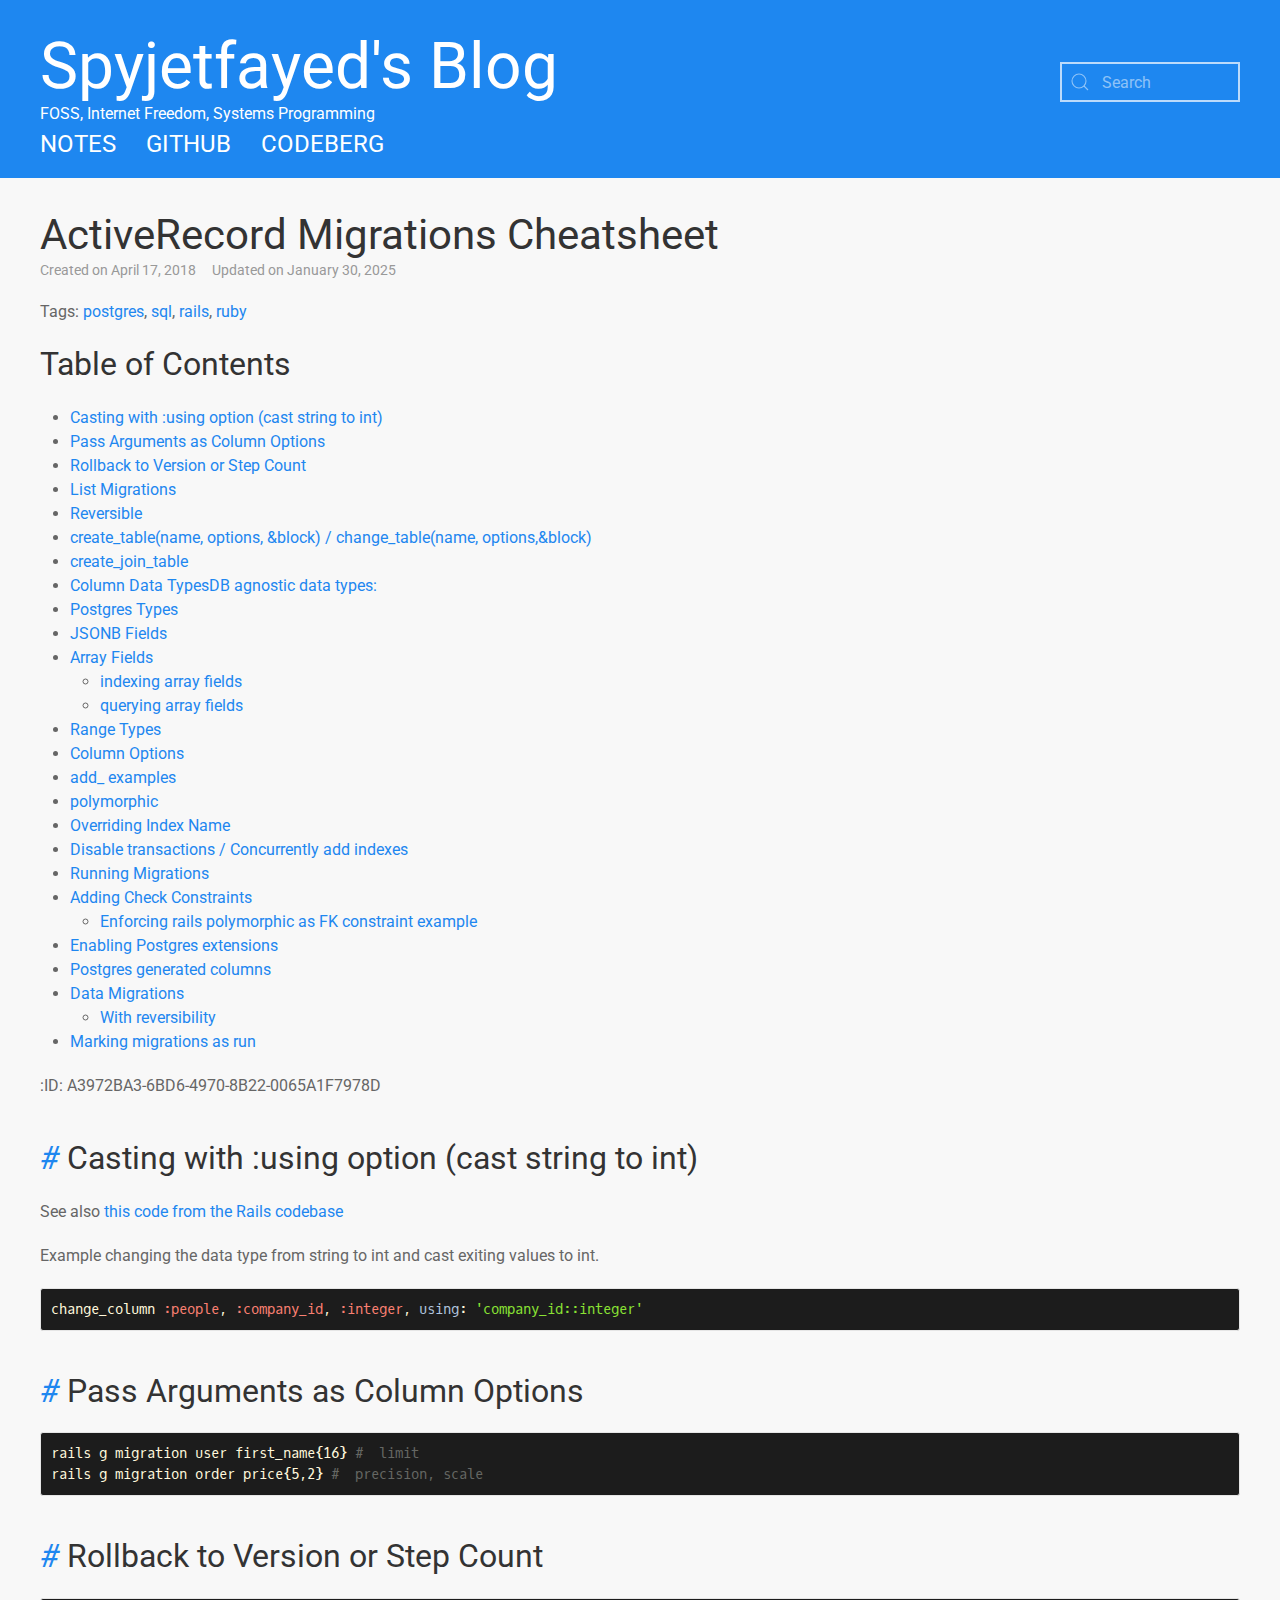
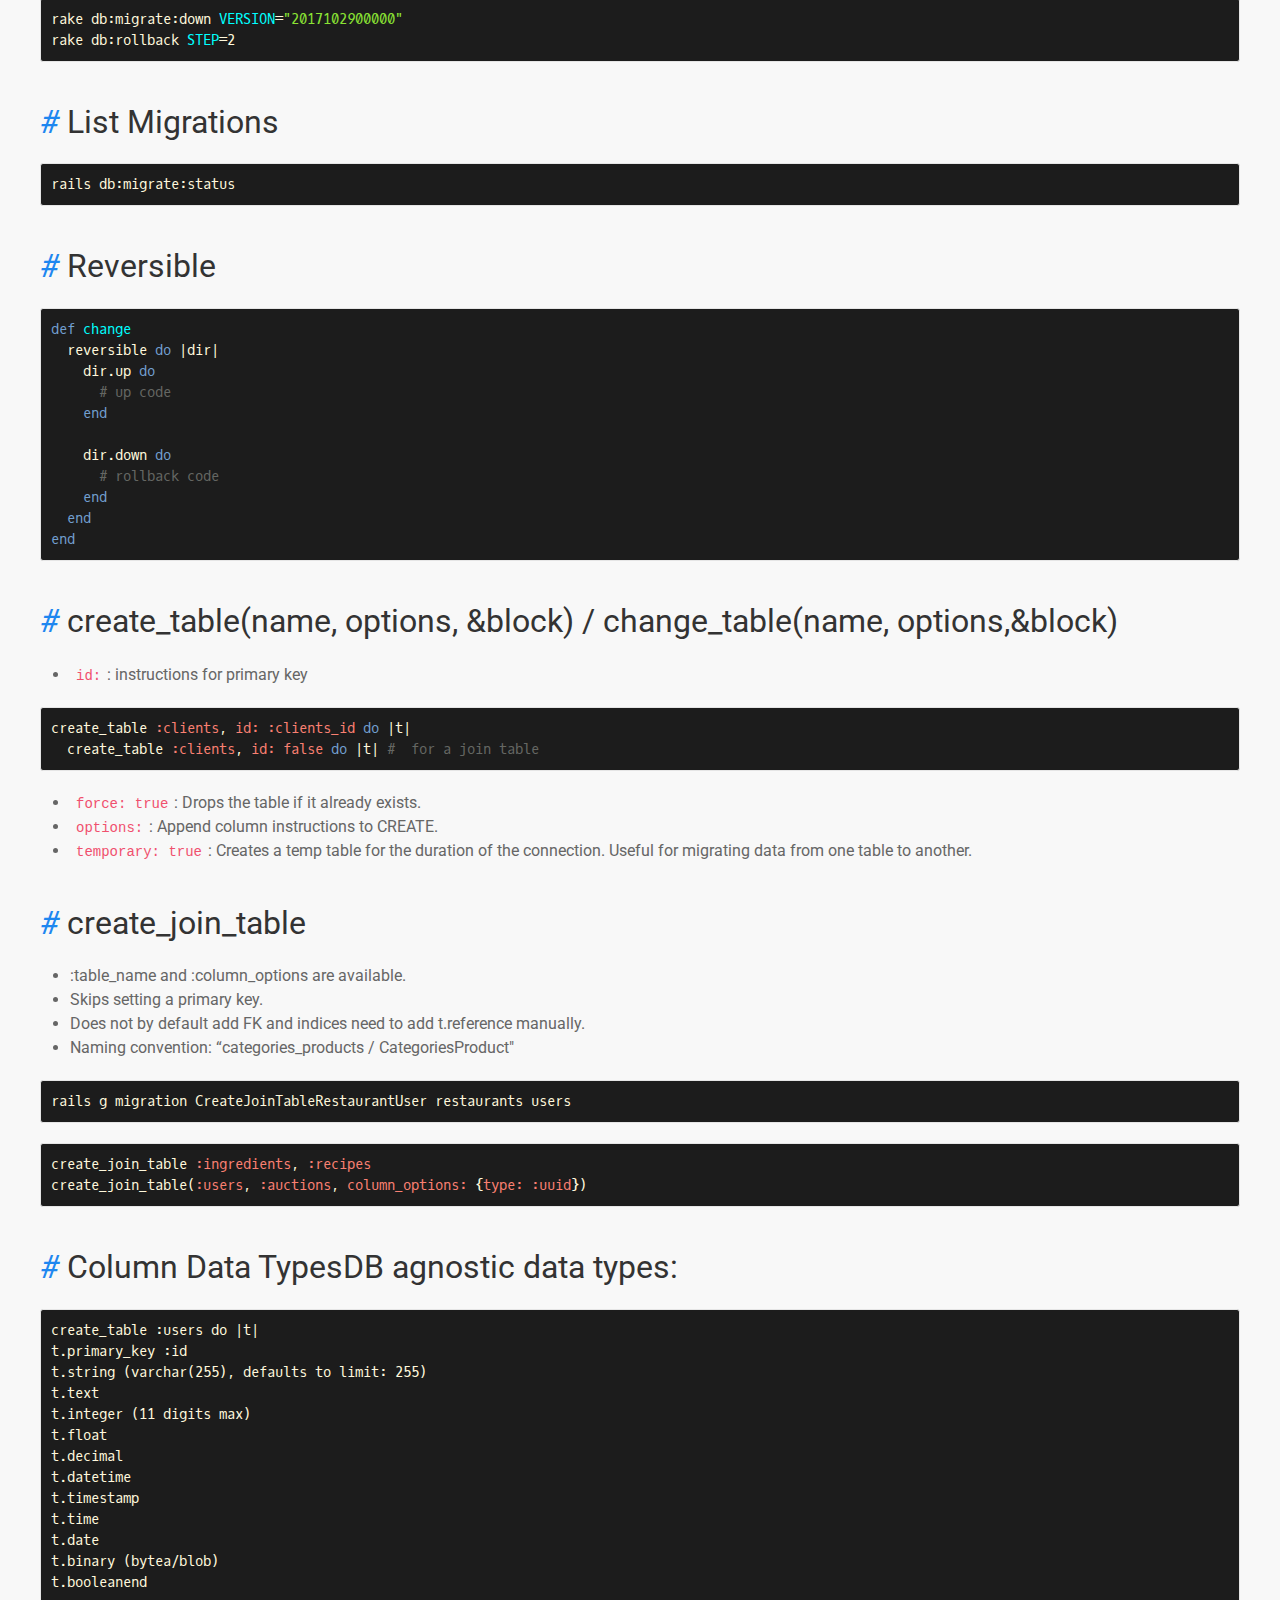
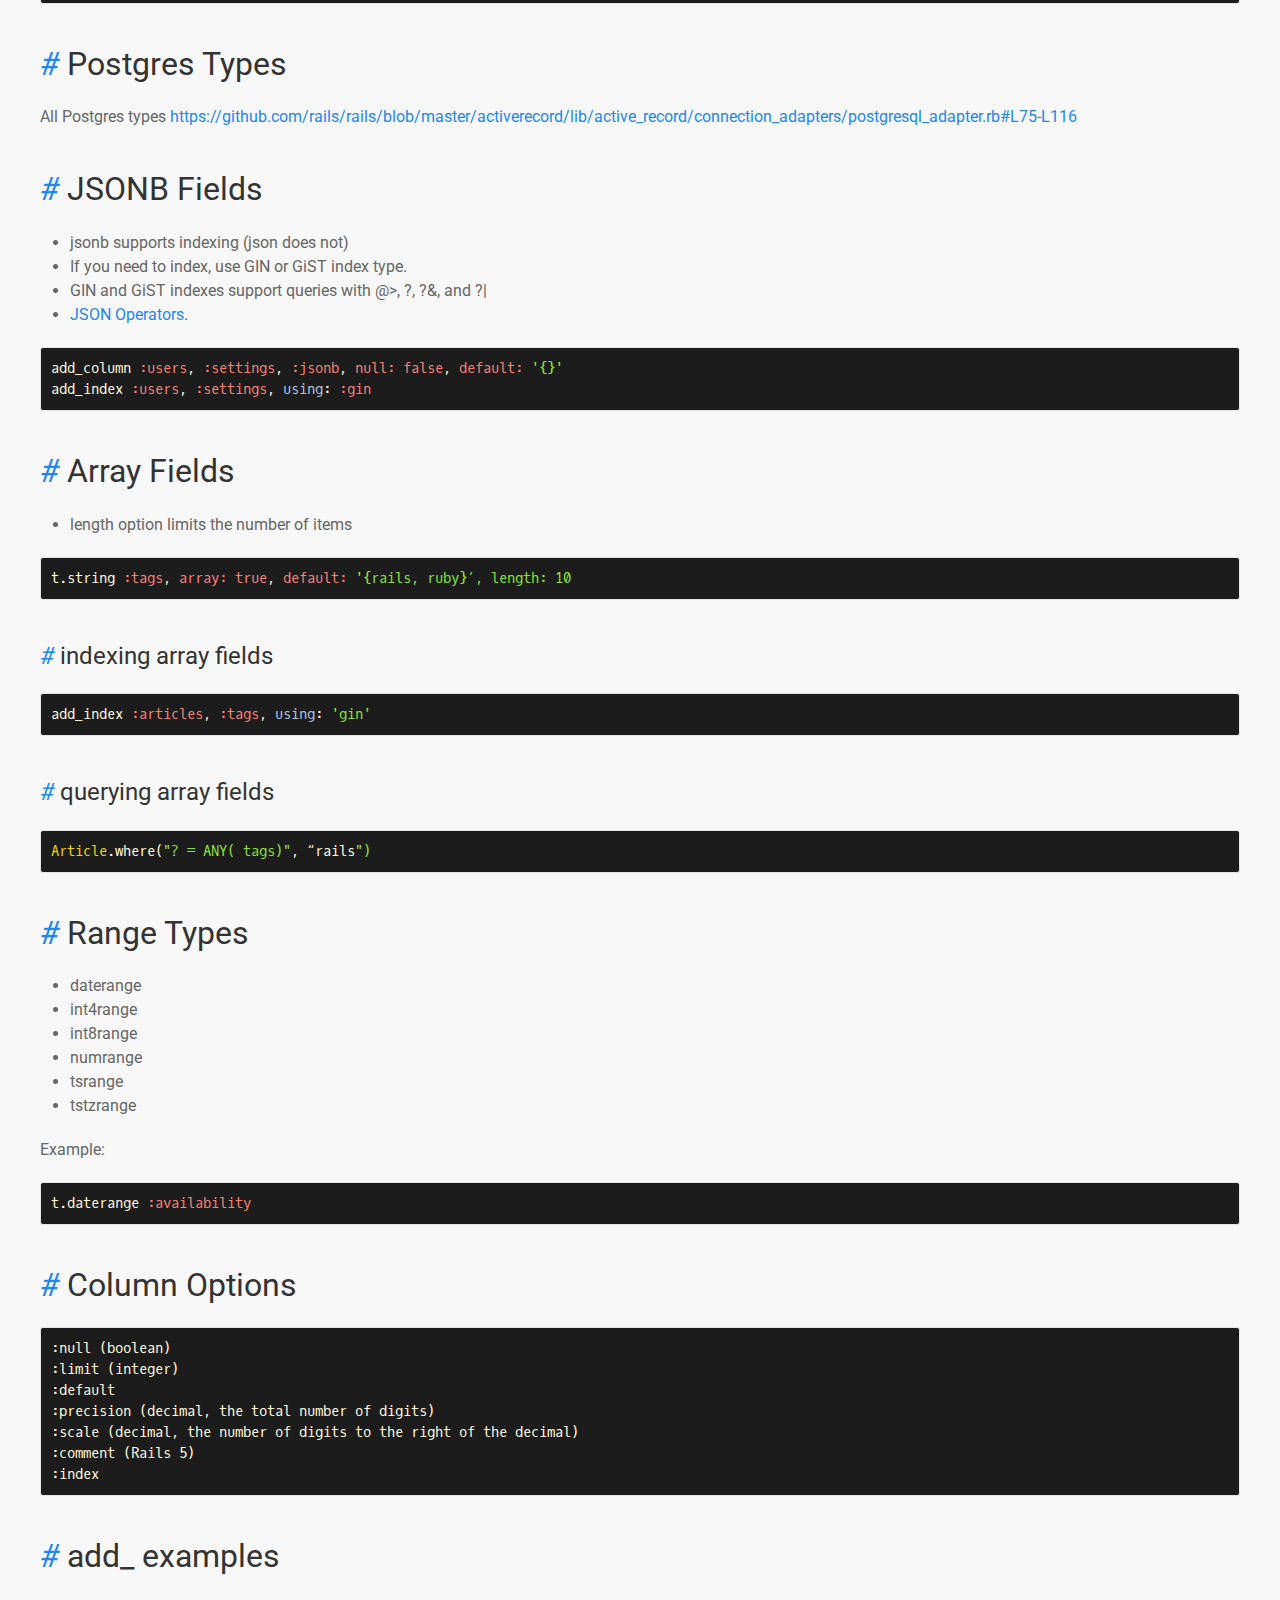
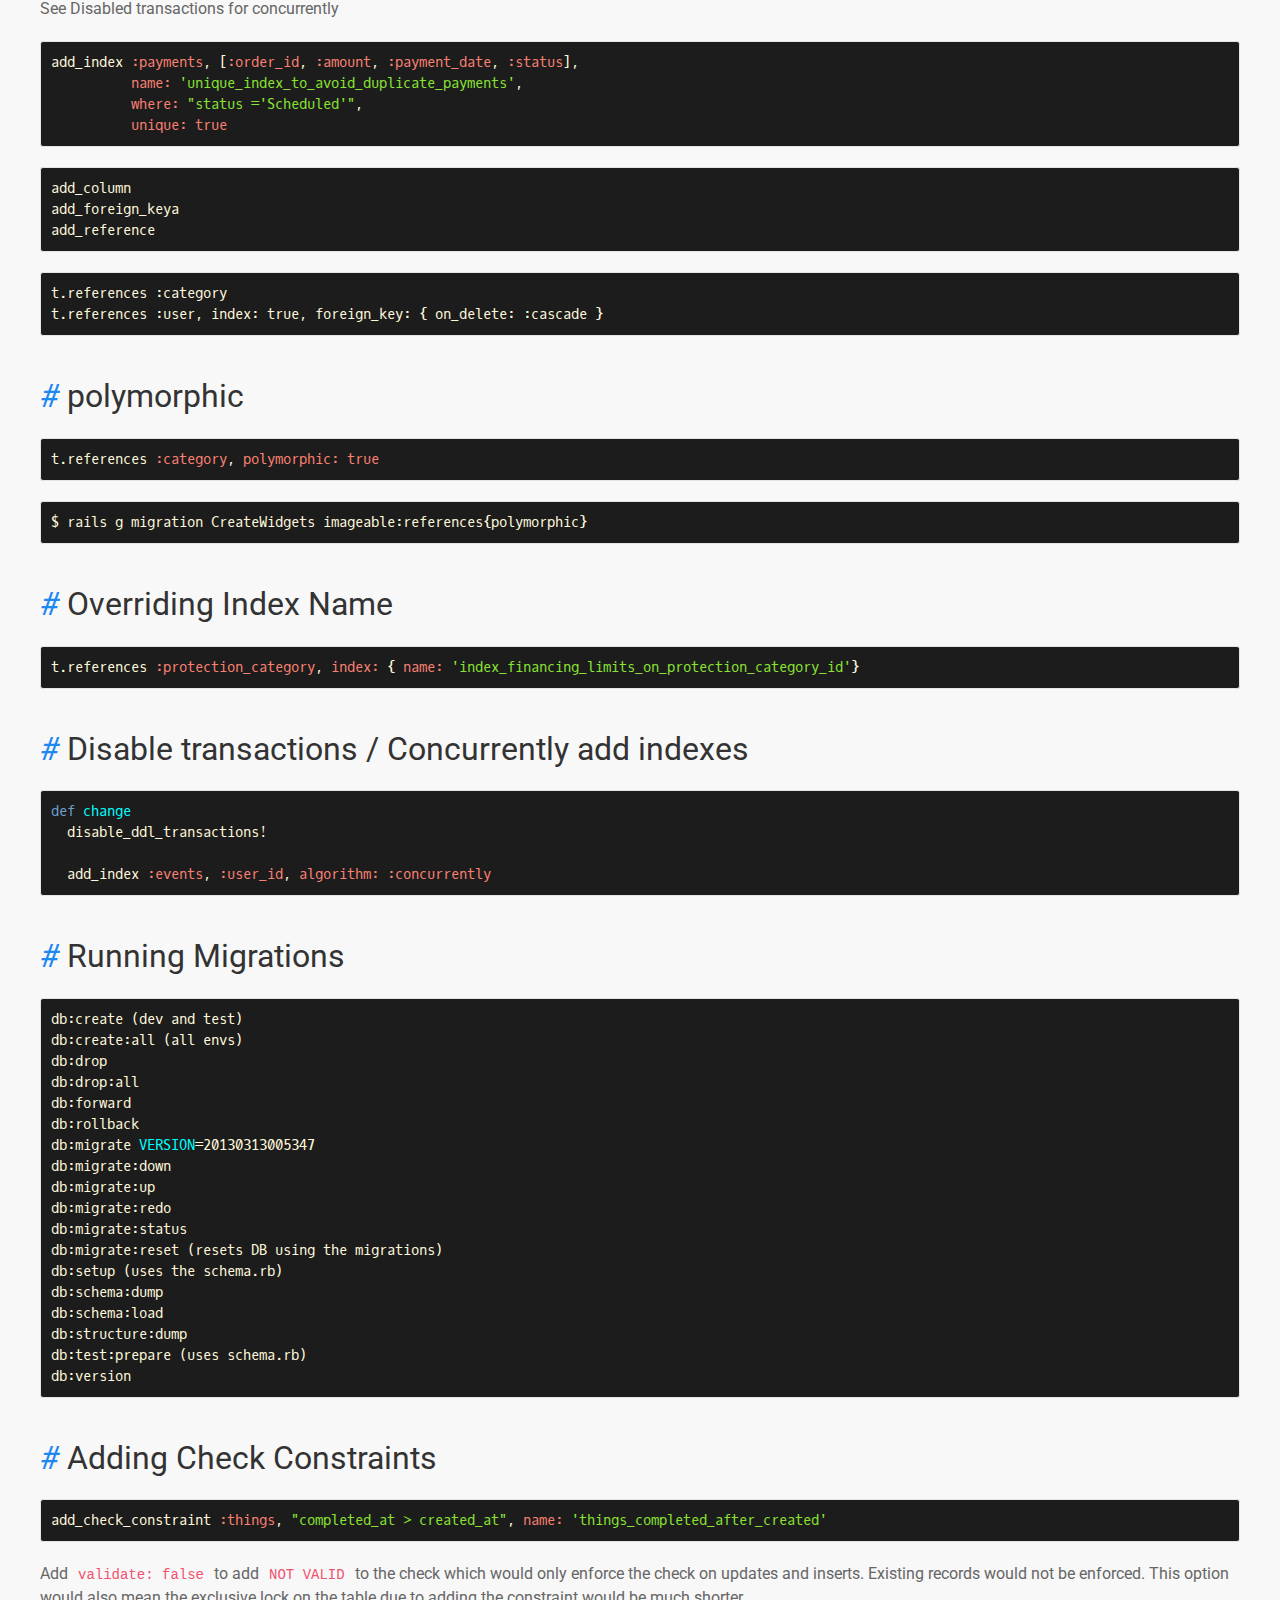
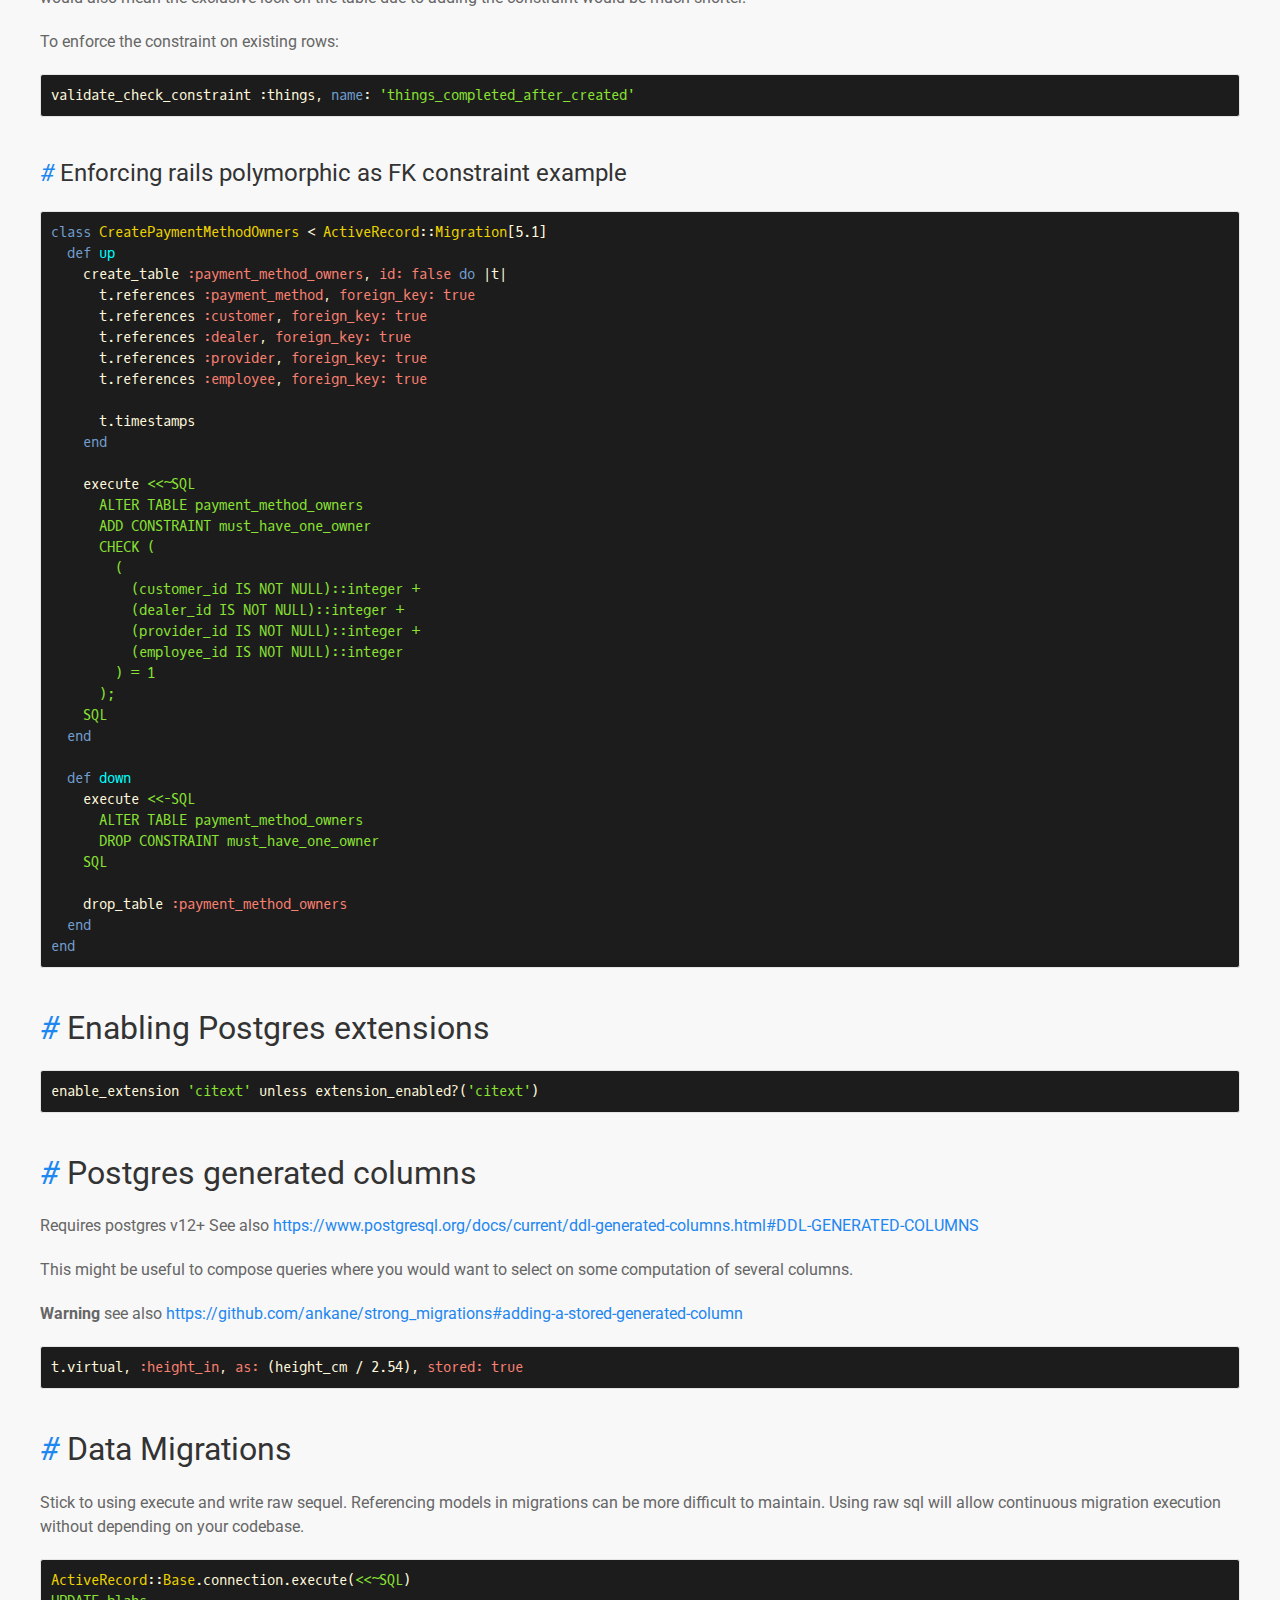
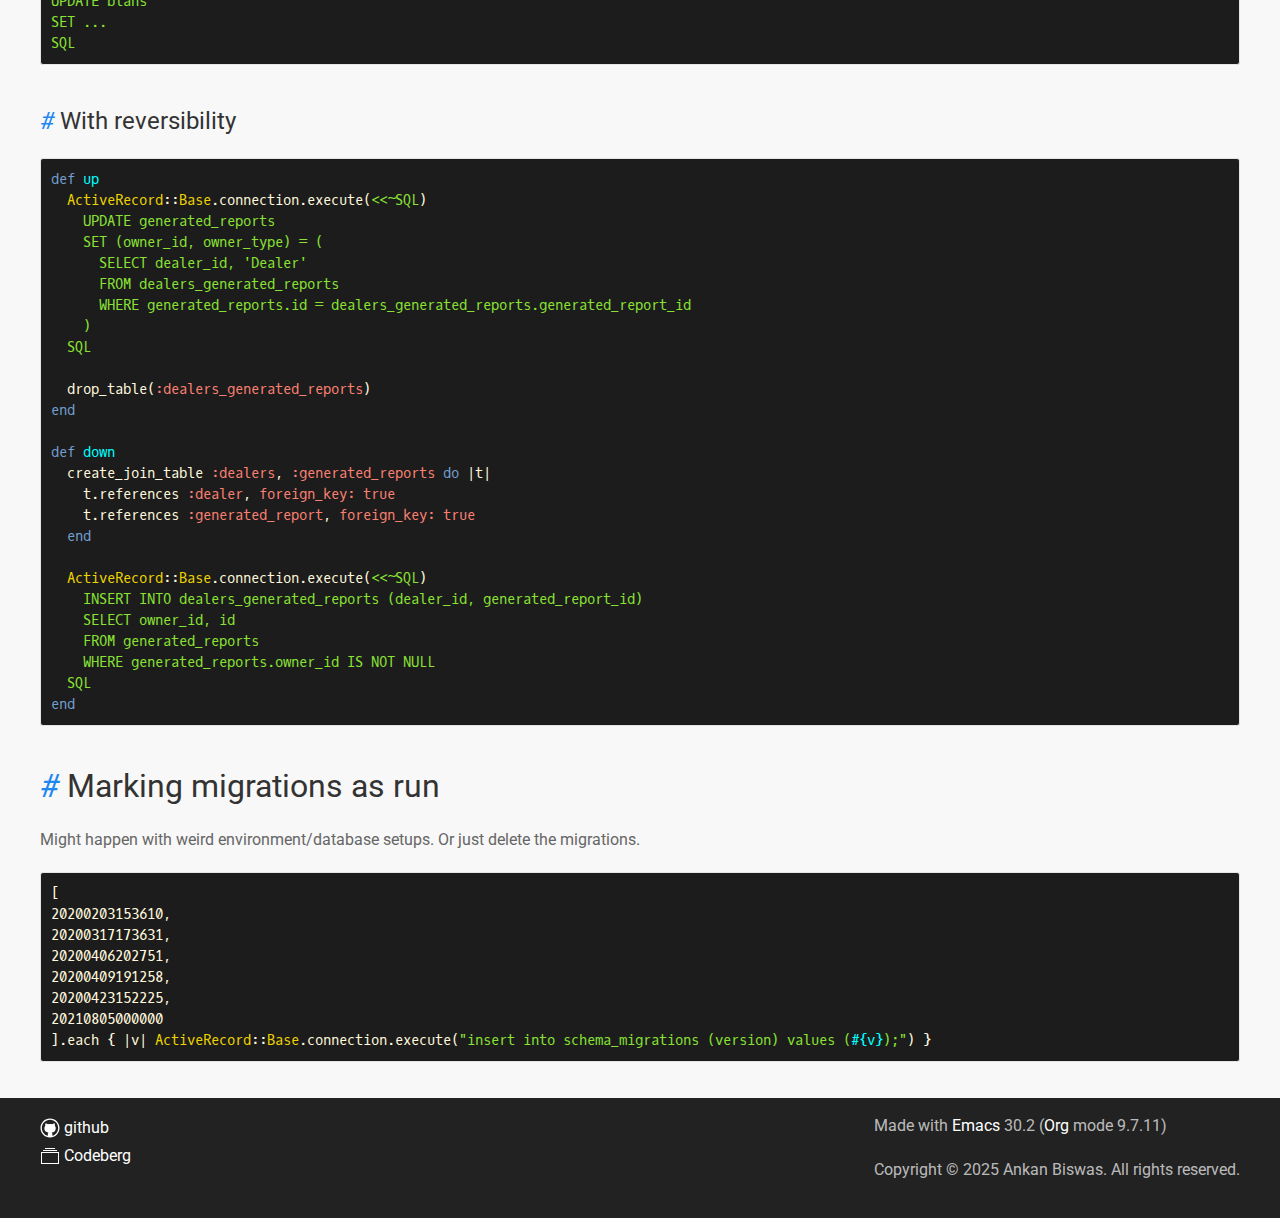
<file: 20180417025641-activerecord_migrations_cheatsheet/index.html>
<!DOCTYPE html><html lang="en"><head><meta charset="utf-8"/><meta author="Ankan Biswas"/><meta name="viewport" content="width=device-width, initial-scale=1, shrink-to-fit=no"/><link rel="apple-touch-icon" sizes="180x180" href="/favicon/apple-touch-icon.png?v=1"/><link rel="icon" type="image/png" sizes="32x32" href="/favicon/favicon-32x32.png?v=1"/><link rel="icon" type="image/png" sizes="16x16" href="/favicon/favicon-16x16.png?v=1"/><link rel="manifest" href="/favicon/manifest.json?v=1"/><link rel="mask-icon" href="/favicon/safari-pinned-tab.svg?v=1"/><link rel="stylesheet" href="/css/uikit.min.css"/><link rel="stylesheet" href="/css/code.css"/><link rel="stylesheet" href="/css/site.css"/><script src="/js/uikit.min.js"></script><script src="/js/uikit-icons.min.js"></script><script src="/js/lunr.min.js"></script><script src="/js/site.js"></script><title>ActiveRecord Migrations Cheatsheet - Spyjetfayed's Blog</title></head><body><div class="header uk-section uk-section-primary"><div class="heading uk-container"><div class="site-title-container uk-flex uk-flex-middle"><h1 class="site-title uk-h1 uk-heading-medium">Spyjetfayed's Blog</h1><form class="uk-search uk-search-default search-form" id="search-form"><span uk-search-icon=""></span><input class="uk-search-input" type="search" placeholder="Search"/></form></div><div class="site-tagline uk-text-lead">FOSS, Internet Freedom, Systems Programming</div></div><div class="uk-container"><nav class="uk-navbar-container uk-navbar-transparent" uk-navbar="uk-navbar"><div class="uk-navbar-left"><ul class="uk-navbar-nav"><li><a class="nav-link" href="/">Notes</a></li><li><a class="nav-link" href="https://github.com/spyjetfayed">Github</a></li><li><a class="nav-link" href="https://codeberg.org/spyjetfayed">Codeberg</a></li></ul></div></nav></div></div><div class="main uk-section uk-section-muted"><div class="note uk-container"><div class="note-content"><h1 class="note-title uk-h1">ActiveRecord Migrations Cheatsheet</h1><div class="note-meta"><p class="note-created uk-article-meta">Created on April 17, 2018</p><p class="note-updated uk-article-meta">Updated on January 30, 2025</p></div><p class="blog-post-tags">Tags: <a href="/?tag=postgres">postgres</a>, <a href="/?tag=sql">sql</a>, <a href="/?tag=rails">rails</a>, <a href="/?tag=ruby">ruby</a></p><div id="table-of-contents" role="doc-toc">
<h2>Table of Contents</h2>
<div id="text-table-of-contents" role="doc-toc">
<ul>
<li><a href="#casting-with-using-option-cast-string-to-int">Casting with :using option (cast string to int)</a></li>
<li><a href="#pass-arguments-as-column-options">Pass Arguments as Column Options</a></li>
<li><a href="#rollback-to-version-or-step-count">Rollback to Version or Step Count</a></li>
<li><a href="#list-migrations">List Migrations</a></li>
<li><a href="#reversible">Reversible</a></li>
<li><a href="#create_tablename-options-block-change_tablename-options-block">create_table(name, options, &amp;block) / change_table(name, options,&amp;block)</a></li>
<li><a href="#create_join_table">create_join_table</a></li>
<li><a href="#column-data-typesdb-agnostic-data-types">Column Data TypesDB agnostic data types:</a></li>
<li><a href="#postgres-types">Postgres Types</a></li>
<li><a href="#jsonb-fields">JSONB Fields</a></li>
<li><a href="#array-fields">Array Fields</a>
<ul>
<li><a href="#indexing-array-fields">indexing array fields</a></li>
<li><a href="#querying-array-fields">querying array fields</a></li>
</ul>
</li>
<li><a href="#range-types">Range Types</a></li>
<li><a href="#column-options">Column Options</a></li>
<li><a href="#org3a88378">add_ examples</a></li>
<li><a href="#polymorphic">polymorphic</a></li>
<li><a href="#overriding-index-name">Overriding Index Name</a></li>
<li><a href="#disable-transactions">Disable transactions / Concurrently add indexes</a></li>
<li><a href="#running-migrations">Running Migrations</a></li>
<li><a href="#adding-check-contraints">Adding Check Constraints</a>
<ul>
<li><a href="#orged3d06c">Enforcing rails polymorphic as FK constraint example</a></li>
</ul>
</li>
<li><a href="#org187d5e3">Enabling Postgres extensions</a></li>
<li><a href="#org5b161ae">Postgres generated columns</a></li>
<li><a href="#data-migrations">Data Migrations</a>
<ul>
<li><a href="#org9b45df5">With reversibility</a></li>
</ul>
</li>
<li><a href="#orgdcb5d12">Marking migrations as run</a></li>
</ul>
</div>
</div>
<p>
:ID:       A3972BA3-6BD6-4970-8B22-0065A1F7978D
</p>
<h2><a id="castingwithusingoptioncaststringtoint" class="anchor" href="#castingwithusingoptioncaststringtoint"><i># </i></a>Casting with :using option (cast string to int)</h2><div class="outline-text-2" id="text-casting-with-using-option-cast-string-to-int">
<p>
See also <a href="//github.com/rails/rails/blob/15ef55efb591e5379486ccf53dd3e13f416564f6/activerecord/test/cases/adapters/postgresql/change_schema_test.rb#L22-L25">this code from the Rails codebase</a>
</p>

<p>
Example changing the data type from string to int and cast exiting values to int.
</p>
<div class="org-src-container">
<pre class="src src-ruby">change_column <span class="org-constant">:people</span>, <span class="org-constant">:company_id</span>, <span class="org-constant">:integer</span>, <span class="org-builtin">using</span>: <span class="org-string">'company_id::integer'</span>
</pre>
</div>
</div>
<h2><a id="passargumentsascolumnoptions" class="anchor" href="#passargumentsascolumnoptions"><i># </i></a>Pass Arguments as Column Options</h2><div class="outline-text-2" id="text-pass-arguments-as-column-options">
<div class="org-src-container">
<pre class="src src-shell">rails g migration user first_name{16} <span class="org-comment-delimiter">#  </span><span class="org-comment">limit
</span>rails g migration order price{5,2} <span class="org-comment-delimiter">#  </span><span class="org-comment">precision, scale</span>
</pre>
</div>
</div>
<h2><a id="rollbacktoversionorstepcount" class="anchor" href="#rollbacktoversionorstepcount"><i># </i></a>Rollback to Version or Step Count</h2><div class="outline-text-2" id="text-rollback-to-version-or-step-count">
<div class="org-src-container">
<pre class="src src-shell">rake db:migrate:down <span class="org-variable-name">VERSION</span>=<span class="org-string">"2017102900000"</span>
rake db:rollback <span class="org-variable-name">STEP</span>=2
</pre>
</div>
</div>
<h2><a id="listmigrations" class="anchor" href="#listmigrations"><i># </i></a>List Migrations</h2><div class="outline-text-2" id="text-list-migrations">
<div class="org-src-container">
<pre class="src src-shell">rails db:migrate:status
</pre>
</div>
</div>
<h2><a id="reversible" class="anchor" href="#reversible"><i># </i></a>Reversible</h2><div class="outline-text-2" id="text-reversible">
<div class="org-src-container">
<pre class="src src-ruby"><span class="org-keyword">def</span> <span class="org-function-name">change</span>
  reversible <span class="org-keyword">do</span> |dir|
    dir.up <span class="org-keyword">do</span>
      <span class="org-comment-delimiter"># </span><span class="org-comment">up code
</span>    <span class="org-keyword">end</span>

    dir.down <span class="org-keyword">do</span>
      <span class="org-comment-delimiter"># </span><span class="org-comment">rollback code
</span>    <span class="org-keyword">end</span>
  <span class="org-keyword">end</span>
<span class="org-keyword">end</span>
</pre>
</div>
</div>
<h2><a id="create_tablenameoptionsampblockchange_tablenameoptionsampblock" class="anchor" href="#create_tablenameoptionsampblockchange_tablenameoptionsampblock"><i># </i></a>create_table(name, options, &amp;block) / change_table(name, options,&amp;block)</h2><div class="outline-text-2" id="text-create_tablename-options-block-change_tablename-options-block">
<ul class="org-ul">
<li><code>id:</code>: instructions for primary key</li>
</ul>
<div class="org-src-container">
<pre class="src src-ruby">create_table <span class="org-constant">:clients</span>, <span class="org-constant">id:</span> <span class="org-constant">:clients_id</span> <span class="org-keyword">do</span> |t|
  create_table <span class="org-constant">:clients</span>, <span class="org-constant">id:</span> <span class="org-constant">false</span> <span class="org-keyword">do</span> |t| <span class="org-comment-delimiter">#  </span><span class="org-comment">for a join table</span>
</pre>
</div>
<ul class="org-ul">
<li><code>force: true</code>: Drops the table if it already exists.</li>
<li><code>options:</code>: Append column instructions to CREATE.</li>
<li><code>temporary: true</code>: Creates a temp table for the duration of the connection. Useful for migrating data from one table to another.</li>
</ul>
</div>
<h2><a id="create_join_table" class="anchor" href="#create_join_table"><i># </i></a>create_join_table</h2><div class="outline-text-2" id="text-create_join_table">
<ul class="org-ul">
<li>:table_name and :column_options are available.</li>
<li>Skips setting a primary key.</li>
<li>Does not by default add FK and indices need to add t.reference
manually.</li>
<li>Naming convention: “categories_products / CategoriesProduct"</li>
</ul>

<div class="org-src-container">
<pre class="src src-shell">rails g migration CreateJoinTableRestaurantUser restaurants users
</pre>
</div>

<div class="org-src-container">
<pre class="src src-ruby">create_join_table <span class="org-constant">:ingredients</span>, <span class="org-constant">:recipes</span>
create_join_table(<span class="org-constant">:users</span>, <span class="org-constant">:auctions</span>, <span class="org-constant">column_options:</span> {<span class="org-constant">type:</span> <span class="org-constant">:uuid</span>})
</pre>
</div>
</div>
<h2><a id="columndatatypesdbagnosticdatatypes" class="anchor" href="#columndatatypesdbagnosticdatatypes"><i># </i></a>Column Data TypesDB agnostic data types:</h2><div class="outline-text-2" id="text-column-data-typesdb-agnostic-data-types">
<pre class="example" id="org670a95a">
create_table :users do |t|
t.primary_key :id
t.string (varchar(255), defaults to limit: 255)
t.text
t.integer (11 digits max)
t.float
t.decimal
t.datetime
t.timestamp
t.time
t.date
t.binary (bytea/blob)
t.booleanend
</pre>
</div>
<h2><a id="postgrestypes" class="anchor" href="#postgrestypes"><i># </i></a>Postgres Types</h2><div class="outline-text-2" id="text-postgres-types">
<p>
All Postgres types
<a href="https://github.com/rails/rails/blob/master/activerecord/lib/active_record/connection_adapters/postgresql_adapter.rb#L75-L116">https://github.com/rails/rails/blob/master/activerecord/lib/active_record/connection_adapters/postgresql_adapter.rb#L75-L116</a>
</p>
</div>
<h2><a id="jsonbfields" class="anchor" href="#jsonbfields"><i># </i></a>JSONB Fields</h2><div class="outline-text-2" id="text-jsonb-fields">
<ul class="org-ul">
<li>jsonb supports indexing (json does not)</li>
<li>If you need to index, use GIN or GiST index type.</li>
<li>GIN and GiST indexes support queries with @&gt;, ?, ?&amp;, and ?|</li>
<li><a href="evernote:///view/129538667/s690/4efadc8a-a49d-4082-aeab-051cbf680d3b/4efadc8a-a49d-4082-aeab-051cbf680d3b/">JSON Operators</a>.</li>
</ul>

<div class="org-src-container">
<pre class="src src-ruby">add_column <span class="org-constant">:users</span>, <span class="org-constant">:settings</span>, <span class="org-constant">:jsonb</span>, <span class="org-constant">null:</span> <span class="org-constant">false</span>, <span class="org-constant">default:</span> <span class="org-string">'{}'</span>
add_index <span class="org-constant">:users</span>, <span class="org-constant">:settings</span>, <span class="org-builtin">using</span>: <span class="org-constant">:gin</span>
</pre>
</div>
</div>
<h2><a id="arrayfields" class="anchor" href="#arrayfields"><i># </i></a>Array Fields</h2><div class="outline-text-2" id="text-array-fields">
<ul class="org-ul">
<li>length option limits the number of items</li>
</ul>

<div class="org-src-container">
<pre class="src src-ruby">t.string <span class="org-constant">:tags</span>, <span class="org-constant">array:</span> <span class="org-constant">true</span>, <span class="org-constant">default:</span> <span class="org-string">'{rails, ruby}&#8217;, length: 10</span>
</pre>
</div>
</div>
<h3><a id="indexingarrayfields" class="anchor" href="#indexingarrayfields"><i># </i></a>indexing array fields</h3><div class="outline-text-3" id="text-indexing-array-fields">
<div class="org-src-container">
<pre class="src src-ruby">add_index <span class="org-constant">:articles</span>, <span class="org-constant">:tags</span>, <span class="org-builtin">using</span>: <span class="org-string">'gin'</span>
</pre>
</div>
</div>
<h3><a id="queryingarrayfields" class="anchor" href="#queryingarrayfields"><i># </i></a>querying array fields</h3><div class="outline-text-3" id="text-querying-array-fields">
<div class="org-src-container">
<pre class="src src-ruby"><span class="org-type">Article</span>.where(<span class="org-string">"? = ANY( tags)"</span>, &#8220;rails<span class="org-string">")</span>
</pre>
</div>
</div>
<h2><a id="rangetypes" class="anchor" href="#rangetypes"><i># </i></a>Range Types</h2><div class="outline-text-2" id="text-range-types">
<ul class="org-ul">
<li>daterange</li>
<li>int4range</li>
<li>int8range</li>
<li>numrange</li>
<li>tsrange</li>
<li>tstzrange</li>
</ul>

<p>
Example:
</p>

<div class="org-src-container">
<pre class="src src-ruby">t.daterange <span class="org-constant">:availability</span>
</pre>
</div>
</div>
<h2><a id="columnoptions" class="anchor" href="#columnoptions"><i># </i></a>Column Options</h2><div class="outline-text-2" id="text-column-options">
<pre class="example" id="orgc03a74d">
:null (boolean)
:limit (integer)
:default
:precision (decimal, the total number of digits)
:scale (decimal, the number of digits to the right of the decimal)
:comment (Rails 5)
:index
</pre>
</div>
<h2><a id="add_examples" class="anchor" href="#add_examples"><i># </i></a>add_ examples</h2><div class="outline-text-2" id="text-org3a88378">
<p>
See Disabled transactions for concurrently
</p>

<div class="org-src-container">
<pre class="src src-ruby">add_index <span class="org-constant">:payments</span>, [<span class="org-constant">:order_id</span>, <span class="org-constant">:amount</span>, <span class="org-constant">:payment_date</span>, <span class="org-constant">:status</span>],
          <span class="org-constant">name:</span> <span class="org-string">'unique_index_to_avoid_duplicate_payments'</span>,
          <span class="org-constant">where:</span> <span class="org-string">"status ='Scheduled'"</span>,
          <span class="org-constant">unique:</span> <span class="org-constant">true</span>
</pre>
</div>


<pre class="example" id="org5663006">
add_column
add_foreign_keya
add_reference
</pre>

<pre class="example" id="org2434830">
t.references :category
t.references :user, index: true, foreign_key: { on_delete: :cascade }
</pre>
</div>
<h2><a id="polymorphic" class="anchor" href="#polymorphic"><i># </i></a>polymorphic</h2><div class="outline-text-2" id="text-polymorphic">
<div class="org-src-container">
<pre class="src src-ruby">t.references <span class="org-constant">:category</span>, <span class="org-constant">polymorphic:</span> <span class="org-constant">true</span>
</pre>
</div>

<div class="org-src-container">
<pre class="src src-shell">$ rails g migration CreateWidgets imageable:references{polymorphic}
</pre>
</div>
</div>
<h2><a id="overridingindexname" class="anchor" href="#overridingindexname"><i># </i></a>Overriding Index Name</h2><div class="outline-text-2" id="text-overriding-index-name">
<div class="org-src-container">
<pre class="src src-ruby">t.references <span class="org-constant">:protection_category</span>, <span class="org-constant">index:</span> { <span class="org-constant">name:</span> <span class="org-string">'index_financing_limits_on_protection_category_id'</span>}
</pre>
</div>
</div>
<h2><a id="disabletransactionsconcurrentlyaddindexes" class="anchor" href="#disabletransactionsconcurrentlyaddindexes"><i># </i></a>Disable transactions / Concurrently add indexes</h2><div class="outline-text-2" id="text-disable-transactions">
<div class="org-src-container">
<pre class="src src-ruby"><span class="org-keyword">def</span> <span class="org-function-name">change</span>
  disable_ddl_transactions!

  add_index <span class="org-constant">:events</span>, <span class="org-constant">:user_id</span>, <span class="org-constant">algorithm:</span> <span class="org-constant">:concurrently</span>
</pre>
</div>
</div>
<h2><a id="runningmigrations" class="anchor" href="#runningmigrations"><i># </i></a>Running Migrations</h2><div class="outline-text-2" id="text-running-migrations">
<div class="org-src-container">
<pre class="src src-shell">db:create (dev and test)
db:create:all (all envs)
db:drop
db:drop:all
db:forward
db:rollback
db:migrate <span class="org-variable-name">VERSION</span>=20130313005347
db:migrate:down
db:migrate:up
db:migrate:redo
db:migrate:status
db:migrate:reset (resets DB using the migrations)
db:setup (uses the schema.rb)
db:schema:dump
db:schema:load
db:structure:dump
db:test:prepare (uses schema.rb)
db:version
</pre>
</div>
</div>
<h2><a id="addingcheckconstraints" class="anchor" href="#addingcheckconstraints"><i># </i></a>Adding Check Constraints</h2><div class="outline-text-2" id="text-adding-check-contraints">
<div class="org-src-container">
<pre class="src src-ruby">add_check_constraint <span class="org-constant">:things</span>, <span class="org-string">"completed_at &gt; created_at"</span>, <span class="org-constant">name:</span> <span class="org-string">'things_completed_after_created'</span>
</pre>
</div>

<p>
Add <code>validate: false</code> to add <code>NOT VALID</code> to the check which would only enforce the
check on updates and inserts. Existing records would not be enforced. This
option would also mean the exclusive lock on the table due to adding the
constraint would be much shorter.
</p>

<p>
To enforce the constraint on existing rows:
</p>

<div class="org-src-container">
<pre class="src src-sql">validate_check_constraint :things, <span class="org-keyword">name</span>: <span class="org-string">'things_completed_after_created'</span>
</pre>
</div>
</div>
<h3><a id="enforcingrailspolymorphicasfkconstraintexample" class="anchor" href="#enforcingrailspolymorphicasfkconstraintexample"><i># </i></a>Enforcing rails polymorphic as FK constraint example</h3><div class="outline-text-3" id="text-orged3d06c">
<div class="org-src-container">
<pre class="src src-ruby"><span class="org-keyword">class</span> <span class="org-type">CreatePaymentMethodOwners</span> &lt; <span class="org-type">ActiveRecord</span>::<span class="org-type">Migration</span>[5.1]
  <span class="org-keyword">def</span> <span class="org-function-name">up</span>
    create_table <span class="org-constant">:payment_method_owners</span>, <span class="org-constant">id:</span> <span class="org-constant">false</span> <span class="org-keyword">do</span> |t|
      t.references <span class="org-constant">:payment_method</span>, <span class="org-constant">foreign_key:</span> <span class="org-constant">true</span>
      t.references <span class="org-constant">:customer</span>, <span class="org-constant">foreign_key:</span> <span class="org-constant">true</span>
      t.references <span class="org-constant">:dealer</span>, <span class="org-constant">foreign_key:</span> <span class="org-constant">true</span>
      t.references <span class="org-constant">:provider</span>, <span class="org-constant">foreign_key:</span> <span class="org-constant">true</span>
      t.references <span class="org-constant">:employee</span>, <span class="org-constant">foreign_key:</span> <span class="org-constant">true</span>

      t.timestamps
    <span class="org-keyword">end</span>

    execute <span class="org-string">&lt;&lt;~SQL
      ALTER TABLE payment_method_owners
      ADD CONSTRAINT must_have_one_owner
      CHECK (
        (
          (customer_id IS NOT NULL)::integer +
          (dealer_id IS NOT NULL)::integer +
          (provider_id IS NOT NULL)::integer +
          (employee_id IS NOT NULL)::integer
        ) = 1
      );
    SQL
</span>  <span class="org-keyword">end</span>

  <span class="org-keyword">def</span> <span class="org-function-name">down</span>
    execute <span class="org-string">&lt;&lt;-SQL
      ALTER TABLE payment_method_owners
      DROP CONSTRAINT must_have_one_owner
    SQL
</span>
    drop_table <span class="org-constant">:payment_method_owners</span>
  <span class="org-keyword">end</span>
<span class="org-keyword">end</span>
</pre>
</div>
</div>
<h2><a id="enablingpostgresextensions" class="anchor" href="#enablingpostgresextensions"><i># </i></a>Enabling Postgres extensions</h2><div class="outline-text-2" id="text-org187d5e3">
<div class="org-src-container">
<pre class="src src-sql">enable_extension &#8203;<span class="org-string">'citext'</span>&#8203; &#8203;unless&#8203; extension_enabled?(&#8203;<span class="org-string">'citext'</span>&#8203;)
</pre>
</div>
</div>
<h2><a id="postgresgeneratedcolumns" class="anchor" href="#postgresgeneratedcolumns"><i># </i></a>Postgres generated columns</h2><div class="outline-text-2" id="text-org5b161ae">
<p>
Requires postgres v12+
See also
<a href="https://www.postgresql.org/docs/current/ddl-generated-columns.html#DDL-GENERATED-COLUMNS">https://www.postgresql.org/docs/current/ddl-generated-columns.html#DDL-GENERATED-COLUMNS</a>
</p>

<p>
This might be useful to compose queries where you would want to select on some
computation of several columns.
</p>

<p>
<b>Warning</b> see also <a href="https://github.com/ankane/strong_migrations#adding-a-stored-generated-column">https://github.com/ankane/strong_migrations#adding-a-stored-generated-column</a>
</p>

<div class="org-src-container">
<pre class="src src-ruby">t.virtual, <span class="org-constant">:height_in</span>, <span class="org-constant">as:</span> (height_cm / 2.54), <span class="org-constant">stored:</span> <span class="org-constant">true</span>
</pre>
</div>
</div>
<h2><a id="datamigrations" class="anchor" href="#datamigrations"><i># </i></a>Data Migrations</h2><div class="outline-text-2" id="text-data-migrations">
<p>
Stick to using execute and write raw sequel. Referencing models in
migrations can be more difficult to maintain. Using raw sql will allow
continuous migration execution without depending on your codebase.
</p>

<div class="org-src-container">
<pre class="src src-ruby"><span class="org-type">ActiveRecord</span>::<span class="org-type">Base</span>.connection.execute(<span class="org-string">&lt;&lt;~SQL</span>)<span class="org-string">
UPDATE blahs
SET ...
SQL</span>
</pre>
</div>
</div>
<h3><a id="withreversibility" class="anchor" href="#withreversibility"><i># </i></a>With reversibility</h3><div class="outline-text-3" id="text-org9b45df5">
<div class="org-src-container">
<pre class="src src-ruby"><span class="org-keyword">def</span> <span class="org-function-name">up</span>
  <span class="org-type">ActiveRecord</span>::<span class="org-type">Base</span>.connection.execute(<span class="org-string">&lt;&lt;~SQL</span>)<span class="org-string">
    UPDATE generated_reports
    SET (owner_id, owner_type) = (
      SELECT dealer_id, 'Dealer'
      FROM dealers_generated_reports
      WHERE generated_reports.id = dealers_generated_reports.generated_report_id
    )
  SQL
</span>
  drop_table(<span class="org-constant">:dealers_generated_reports</span>)
<span class="org-keyword">end</span>

<span class="org-keyword">def</span> <span class="org-function-name">down</span>
  create_join_table <span class="org-constant">:dealers</span>, <span class="org-constant">:generated_reports</span> <span class="org-keyword">do</span> |t|
    t.references <span class="org-constant">:dealer</span>, <span class="org-constant">foreign_key:</span> <span class="org-constant">true</span>
    t.references <span class="org-constant">:generated_report</span>, <span class="org-constant">foreign_key:</span> <span class="org-constant">true</span>
  <span class="org-keyword">end</span>

  <span class="org-type">ActiveRecord</span>::<span class="org-type">Base</span>.connection.execute(<span class="org-string">&lt;&lt;~SQL</span>)<span class="org-string">
    INSERT INTO dealers_generated_reports (dealer_id, generated_report_id)
    SELECT owner_id, id
    FROM generated_reports
    WHERE generated_reports.owner_id IS NOT NULL
  SQL
</span><span class="org-keyword">end</span>
</pre>
</div>
</div>
<h2><a id="markingmigrationsasrun" class="anchor" href="#markingmigrationsasrun"><i># </i></a>Marking migrations as run</h2><div class="outline-text-2" id="text-orgdcb5d12">
<p>
Might happen with weird environment/database setups. Or just delete the migrations.
</p>

<div class="org-src-container">
<pre class="src src-ruby">[
20200203153610,
20200317173631,
20200406202751,
20200409191258,
20200423152225,
20210805000000
].each { |v| <span class="org-type">ActiveRecord</span>::<span class="org-type">Base</span>.connection.execute(<span class="org-string">"insert into schema_migrations (version) values (</span><span class="org-variable-name">#{v}</span><span class="org-string">);"</span>) }
</pre>
</div>
</div>
</div><script src="https://utteranc.es/client.js" repo="spyjetfayed/spyjetfayed.github.io" issue-term="title" label="comments" theme="boxy-light" crossorigin="anonymous" async="async"></script></div></div><footer class="footer uk-section uk-section-secondary"><div class="uk-container footer-container"><div class="footer-links"><a href="https://github.com/spyjetfayed" class="footer-link" uk-icon="icon: github-alt">github</a><a href="https://codeberg.org/spyjetfayed/" class="footer-link" uk-icon="icon: album">Codeberg</a></div><div class="copyright"><p>Made with <a href="https://www.gnu.org/software/emacs/">Emacs</a> 30.2 (<a href="https://orgmode.org">Org</a> mode 9.7.11)</p><p>Copyright © 2025 Ankan Biswas. All rights reserved.</p></div></div></footer><div id="search-results" class="search-results" uk-modal=""><div class="uk-modal-dialog uk-modal-body"><h2 class="uk-modal-title" id="search-results-title">Search Results</h2><div id="search-results-body" class="search-results-body"></div><a class="uk-modal-close-default" uk-close=""></a></div></div></body></html>
</file>
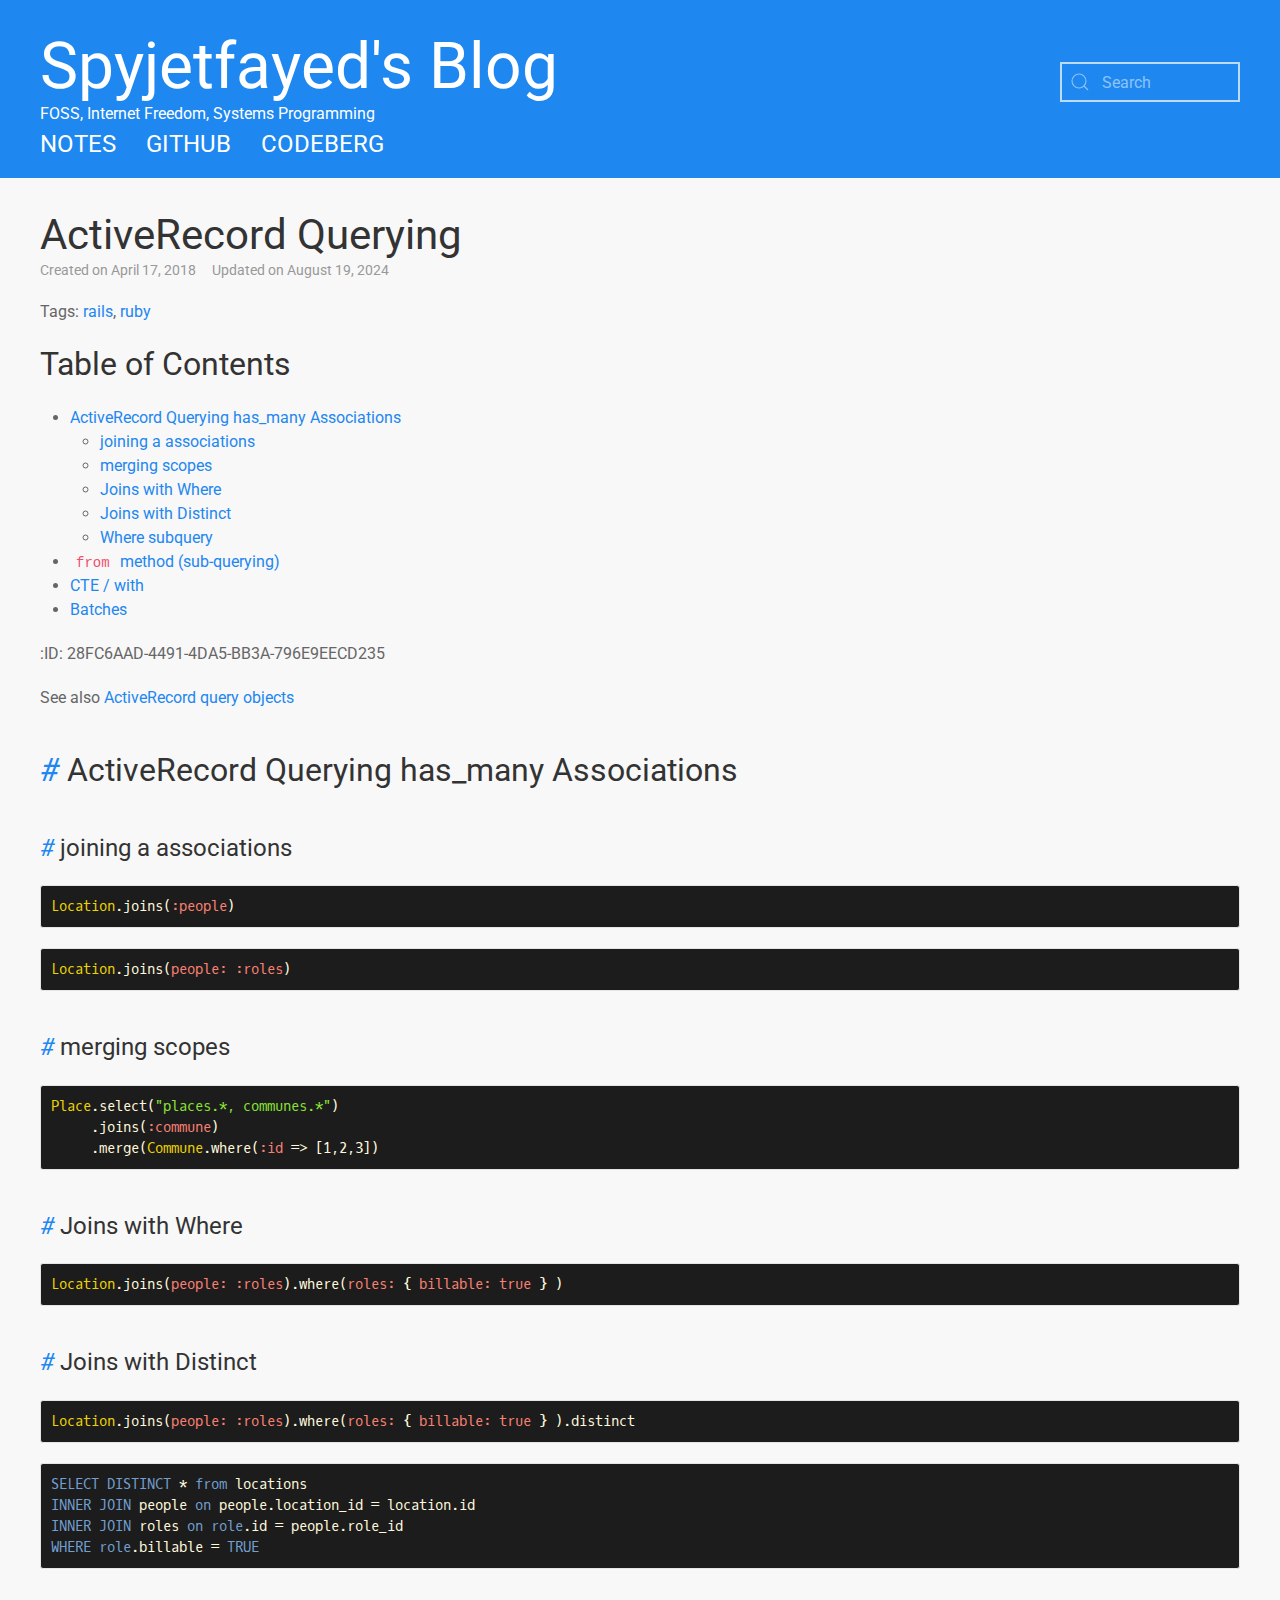
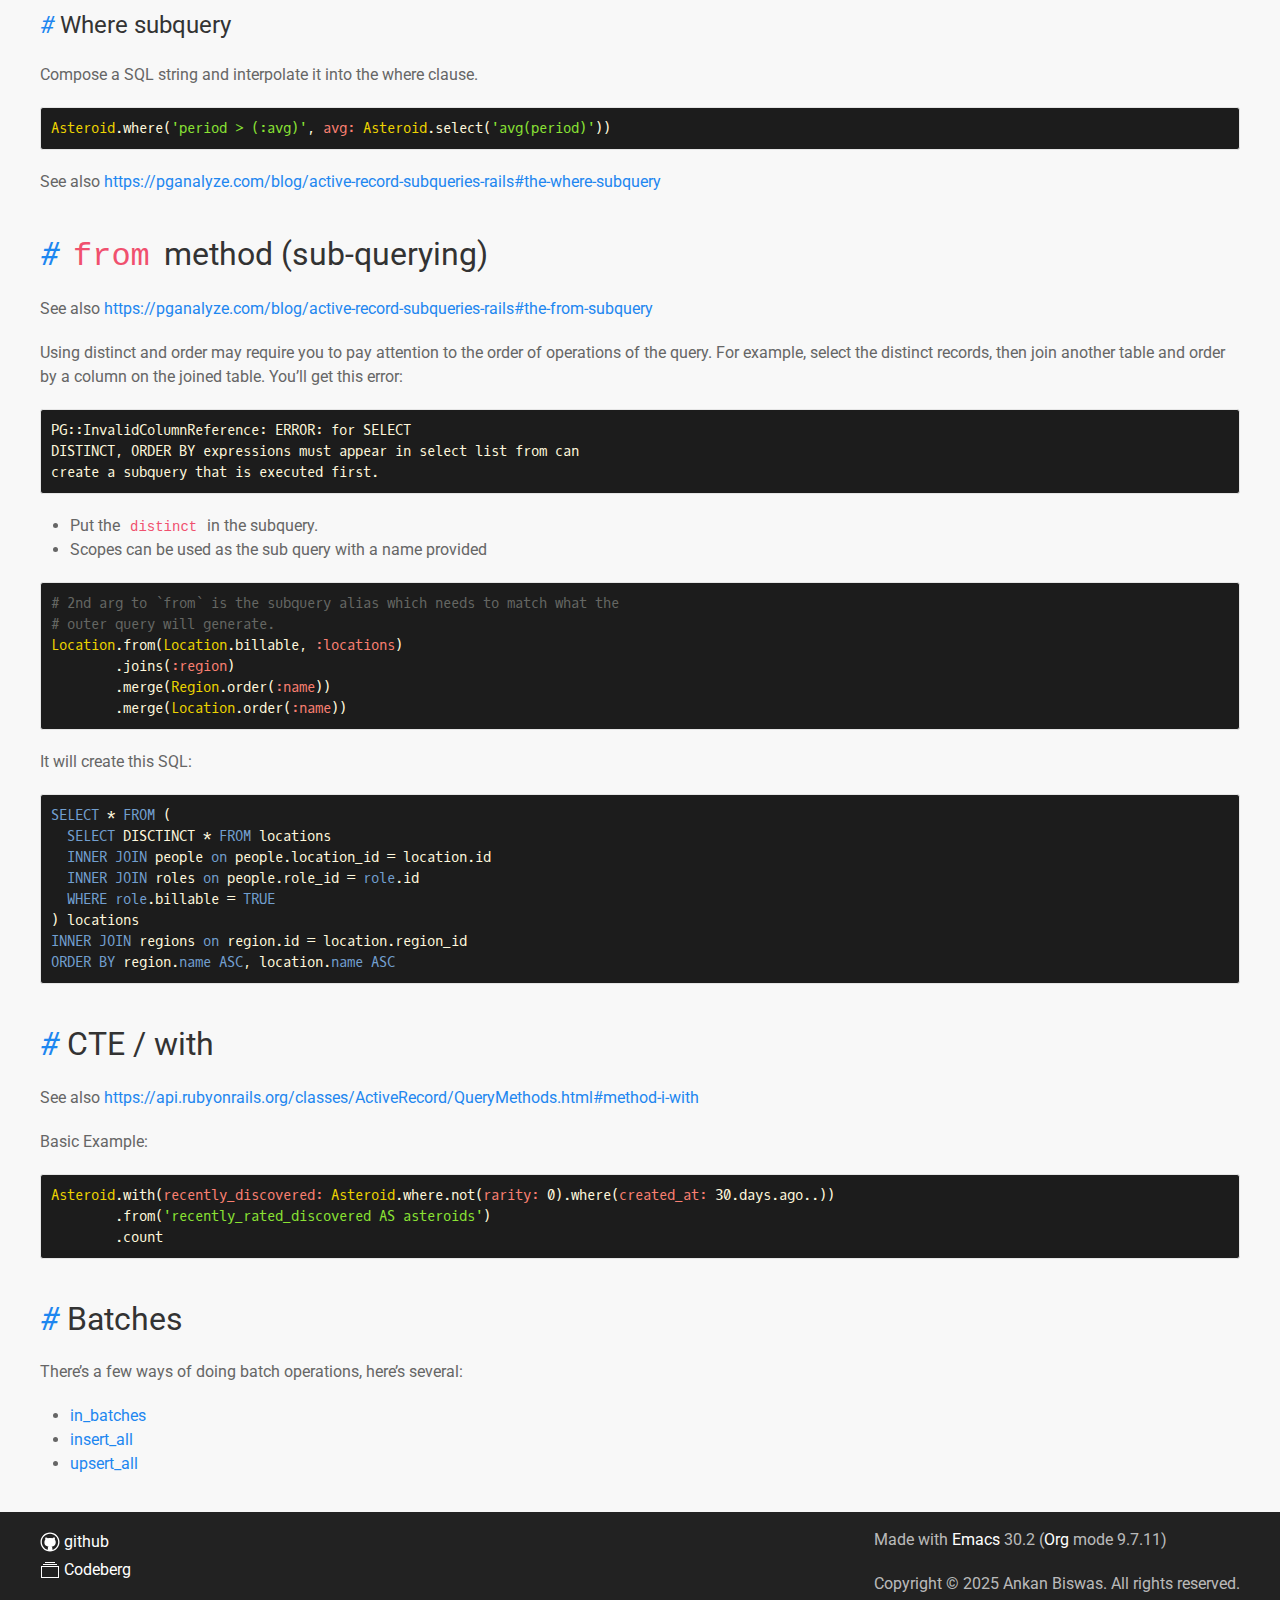
<file: 20180417025641-activerecord_querying_has_many_associations/index.html>
<!DOCTYPE html><html lang="en"><head><meta charset="utf-8"/><meta author="Ankan Biswas"/><meta name="viewport" content="width=device-width, initial-scale=1, shrink-to-fit=no"/><link rel="apple-touch-icon" sizes="180x180" href="/favicon/apple-touch-icon.png?v=1"/><link rel="icon" type="image/png" sizes="32x32" href="/favicon/favicon-32x32.png?v=1"/><link rel="icon" type="image/png" sizes="16x16" href="/favicon/favicon-16x16.png?v=1"/><link rel="manifest" href="/favicon/manifest.json?v=1"/><link rel="mask-icon" href="/favicon/safari-pinned-tab.svg?v=1"/><link rel="stylesheet" href="/css/uikit.min.css"/><link rel="stylesheet" href="/css/code.css"/><link rel="stylesheet" href="/css/site.css"/><script src="/js/uikit.min.js"></script><script src="/js/uikit-icons.min.js"></script><script src="/js/lunr.min.js"></script><script src="/js/site.js"></script><title>ActiveRecord Querying - Spyjetfayed's Blog</title></head><body><div class="header uk-section uk-section-primary"><div class="heading uk-container"><div class="site-title-container uk-flex uk-flex-middle"><h1 class="site-title uk-h1 uk-heading-medium">Spyjetfayed's Blog</h1><form class="uk-search uk-search-default search-form" id="search-form"><span uk-search-icon=""></span><input class="uk-search-input" type="search" placeholder="Search"/></form></div><div class="site-tagline uk-text-lead">FOSS, Internet Freedom, Systems Programming</div></div><div class="uk-container"><nav class="uk-navbar-container uk-navbar-transparent" uk-navbar="uk-navbar"><div class="uk-navbar-left"><ul class="uk-navbar-nav"><li><a class="nav-link" href="/">Notes</a></li><li><a class="nav-link" href="https://github.com/spyjetfayed">Github</a></li><li><a class="nav-link" href="https://codeberg.org/spyjetfayed">Codeberg</a></li></ul></div></nav></div></div><div class="main uk-section uk-section-muted"><div class="note uk-container"><div class="note-content"><h1 class="note-title uk-h1">ActiveRecord Querying</h1><div class="note-meta"><p class="note-created uk-article-meta">Created on April 17, 2018</p><p class="note-updated uk-article-meta">Updated on August 19, 2024</p></div><p class="blog-post-tags">Tags: <a href="/?tag=rails">rails</a>, <a href="/?tag=ruby">ruby</a></p><div id="table-of-contents" role="doc-toc">
<h2>Table of Contents</h2>
<div id="text-table-of-contents" role="doc-toc">
<ul>
<li><a href="#activerecord-querying-has_many-associations">ActiveRecord Querying has_many Associations</a>
<ul>
<li><a href="#joining-a-associations">joining a associations</a></li>
<li><a href="#merging-scopes">merging scopes</a></li>
<li><a href="#joins-with-where">Joins with Where</a></li>
<li><a href="#joins-with-distinct">Joins with Distinct</a></li>
<li><a href="#org848e154">Where subquery</a></li>
</ul>
</li>
<li><a href="#from-method-sub-querying"><code>from</code> method (sub-querying)</a></li>
<li><a href="#orgb8b7271">CTE / with</a></li>
<li><a href="#org0a6918f">Batches</a></li>
</ul>
</div>
</div>
<p>
:ID:       28FC6AAD-4491-4DA5-BB3A-796E9EECD235
</p>
<p>
See also <a href="59ED4C2F-6166-4277-B3B5-3BAF6E8929F6">ActiveRecord query objects</a>
</p>
<h2><a id="activerecordqueryinghas_manyassociations" class="anchor" href="#activerecordqueryinghas_manyassociations"><i># </i></a>ActiveRecord Querying has_many Associations</h2><div class="outline-text-2" id="text-activerecord-querying-has_many-associations">
</div>
<h3><a id="joiningaassociations" class="anchor" href="#joiningaassociations"><i># </i></a>joining a associations</h3><div class="outline-text-3" id="text-joining-a-associations">
<div class="org-src-container">
<pre class="src src-ruby"><span class="org-type">Location</span>.joins(<span class="org-constant">:people</span>)
</pre>
</div>

<div class="org-src-container">
<pre class="src src-ruby"><span class="org-type">Location</span>.joins(<span class="org-constant">people:</span> <span class="org-constant">:roles</span>)
</pre>
</div>
</div>
<h3><a id="mergingscopes" class="anchor" href="#mergingscopes"><i># </i></a>merging scopes</h3><div class="outline-text-3" id="text-merging-scopes">
<div class="org-src-container">
<pre class="src src-ruby"><span class="org-type">Place</span>.select(<span class="org-string">"places.*, communes.*"</span>)
     .joins(<span class="org-constant">:commune</span>)
     .merge(<span class="org-type">Commune</span>.where(<span class="org-constant">:id</span> =&gt; [1,2,3])
</pre>
</div>
</div>
<h3><a id="joinswithwhere" class="anchor" href="#joinswithwhere"><i># </i></a>Joins with Where</h3><div class="outline-text-3" id="text-joins-with-where">
<div class="org-src-container">
<pre class="src src-ruby"><span class="org-type">Location</span>.joins(<span class="org-constant">people:</span> <span class="org-constant">:roles</span>).where(<span class="org-constant">roles:</span> { <span class="org-constant">billable:</span> <span class="org-constant">true</span> } )
</pre>
</div>
</div>
<h3><a id="joinswithdistinct" class="anchor" href="#joinswithdistinct"><i># </i></a>Joins with Distinct</h3><div class="outline-text-3" id="text-joins-with-distinct">
<div class="org-src-container">
<pre class="src src-ruby"><span class="org-type">Location</span>.joins(<span class="org-constant">people:</span> <span class="org-constant">:roles</span>).where(<span class="org-constant">roles:</span> { <span class="org-constant">billable:</span> <span class="org-constant">true</span> } ).distinct
</pre>
</div>

<div class="org-src-container">
<pre class="src src-sql"><span class="org-keyword">SELECT</span> <span class="org-keyword">DISTINCT</span> * <span class="org-keyword">from</span> locations
<span class="org-keyword">INNER</span> <span class="org-keyword">JOIN</span> people <span class="org-keyword">on</span> people.location_id = location.id
<span class="org-keyword">INNER</span> <span class="org-keyword">JOIN</span> roles <span class="org-keyword">on</span> <span class="org-keyword">role</span>.id = people.role_id
<span class="org-keyword">WHERE</span> <span class="org-keyword">role</span>.billable = <span class="org-keyword">TRUE</span>
</pre>
</div>
</div>
<h3><a id="wheresubquery" class="anchor" href="#wheresubquery"><i># </i></a>Where subquery</h3><div class="outline-text-3" id="text-org848e154">
<p>
Compose a SQL string and interpolate it into the where clause.
</p>

<div class="org-src-container">
<pre class="src src-ruby"><span class="org-type">Asteroid</span>.where(<span class="org-string">'period &gt; (:avg)'</span>, <span class="org-constant">avg:</span> <span class="org-type">Asteroid</span>.select(<span class="org-string">'avg(period)'</span>))
</pre>
</div>

<p>
See also <a href="https://pganalyze.com/blog/active-record-subqueries-rails#the-where-subquery">https://pganalyze.com/blog/active-record-subqueries-rails#the-where-subquery</a>
</p>
</div>
<h2><a id="frommethodsubquerying" class="anchor" href="#frommethodsubquerying"><i># </i></a><code>from</code> method (sub-querying)</h2><div class="outline-text-2" id="text-from-method-sub-querying">
<p>
See also
<a href="https://pganalyze.com/blog/active-record-subqueries-rails#the-from-subquery">https://pganalyze.com/blog/active-record-subqueries-rails#the-from-subquery</a>
</p>

<p>
Using distinct and order may require you to pay attention to the order
of operations of the query. For example, select the distinct records,
then join another table and order by a column on the joined table.
You&rsquo;ll get this error:
</p>

<div class="org-src-container">
<pre class="src src-nil">PG::InvalidColumnReference: ERROR: for SELECT
DISTINCT, ORDER BY expressions must appear in select list from can
create a subquery that is executed first.
</pre>
</div>

<ul class="org-ul">
<li>Put the <code>distinct</code> in the subquery.</li>
<li>Scopes can be used as the sub query with a name provided</li>
</ul>
<div class="org-src-container">
<pre class="src src-ruby"><span class="org-comment-delimiter"># </span><span class="org-comment">2nd arg to `from` is the subquery alias which needs to match what the
</span><span class="org-comment-delimiter"># </span><span class="org-comment">outer query will generate.
</span><span class="org-type">Location</span>.from(<span class="org-type">Location</span>.billable, <span class="org-constant">:locations</span>)
        .joins(<span class="org-constant">:region</span>)
        .merge(<span class="org-type">Region</span>.order(<span class="org-constant">:name</span>))
        .merge(<span class="org-type">Location</span>.order(<span class="org-constant">:name</span>))
</pre>
</div>

<p>
It will create this SQL:
</p>
<div class="org-src-container">
<pre class="src src-sql"><span class="org-keyword">SELECT</span> * <span class="org-keyword">FROM</span> (
  <span class="org-keyword">SELECT</span> DISCTINCT * <span class="org-keyword">FROM</span> locations
  <span class="org-keyword">INNER</span> <span class="org-keyword">JOIN</span> people <span class="org-keyword">on</span> people.location_id = location.id
  <span class="org-keyword">INNER</span> <span class="org-keyword">JOIN</span> roles <span class="org-keyword">on</span> people.role_id = <span class="org-keyword">role</span>.id
  <span class="org-keyword">WHERE</span> <span class="org-keyword">role</span>.billable = <span class="org-keyword">TRUE</span>
) locations
<span class="org-keyword">INNER</span> <span class="org-keyword">JOIN</span> regions <span class="org-keyword">on</span> region.id = location.region_id
<span class="org-keyword">ORDER</span> <span class="org-keyword">BY</span> region.<span class="org-keyword">name</span> <span class="org-keyword">ASC</span>, location.<span class="org-keyword">name</span> <span class="org-keyword">ASC</span>
</pre>
</div>
</div>
<h2><a id="ctewith" class="anchor" href="#ctewith"><i># </i></a>CTE / with</h2><div class="outline-text-2" id="text-orgb8b7271">
<p>
See also
<a href="https://api.rubyonrails.org/classes/ActiveRecord/QueryMethods.html#method-i-with">https://api.rubyonrails.org/classes/ActiveRecord/QueryMethods.html#method-i-with</a>
</p>

<p>
Basic Example:
</p>

<div class="org-src-container">
<pre class="src src-ruby"><span class="org-type">Asteroid</span>.with(<span class="org-constant">recently_discovered:</span> <span class="org-type">Asteroid</span>.where.not(<span class="org-constant">rarity:</span> 0).where(<span class="org-constant">created_at:</span> 30.days.ago..))
        .from(<span class="org-string">'recently_rated_discovered AS asteroids'</span>)
        .count
</pre>
</div>
</div>
<h2><a id="batches" class="anchor" href="#batches"><i># </i></a>Batches</h2><div class="outline-text-2" id="text-org0a6918f">
<p>
There&rsquo;s a few ways of doing batch operations, here&rsquo;s several:
</p>
<ul class="org-ul">
<li><a href="//api.rubyonrails.org/classes/ActiveRecord/Batches.html#method-i-in_batches">in_batches</a></li>
<li><a href="//api.rubyonrails.org/classes/ActiveRecord/Relation.html#method-i-insert_all">insert_all</a></li>
<li><a href="//api.rubyonrails.org/classes/ActiveRecord/Relation.html#method-i-upsert_all">upsert_all</a></li>
</ul>
</div>
</div><script src="https://utteranc.es/client.js" repo="spyjetfayed/spyjetfayed.github.io" issue-term="title" label="comments" theme="boxy-light" crossorigin="anonymous" async="async"></script></div></div><footer class="footer uk-section uk-section-secondary"><div class="uk-container footer-container"><div class="footer-links"><a href="https://github.com/spyjetfayed" class="footer-link" uk-icon="icon: github-alt">github</a><a href="https://codeberg.org/spyjetfayed/" class="footer-link" uk-icon="icon: album">Codeberg</a></div><div class="copyright"><p>Made with <a href="https://www.gnu.org/software/emacs/">Emacs</a> 30.2 (<a href="https://orgmode.org">Org</a> mode 9.7.11)</p><p>Copyright © 2025 Ankan Biswas. All rights reserved.</p></div></div></footer><div id="search-results" class="search-results" uk-modal=""><div class="uk-modal-dialog uk-modal-body"><h2 class="uk-modal-title" id="search-results-title">Search Results</h2><div id="search-results-body" class="search-results-body"></div><a class="uk-modal-close-default" uk-close=""></a></div></div></body></html>
</file>
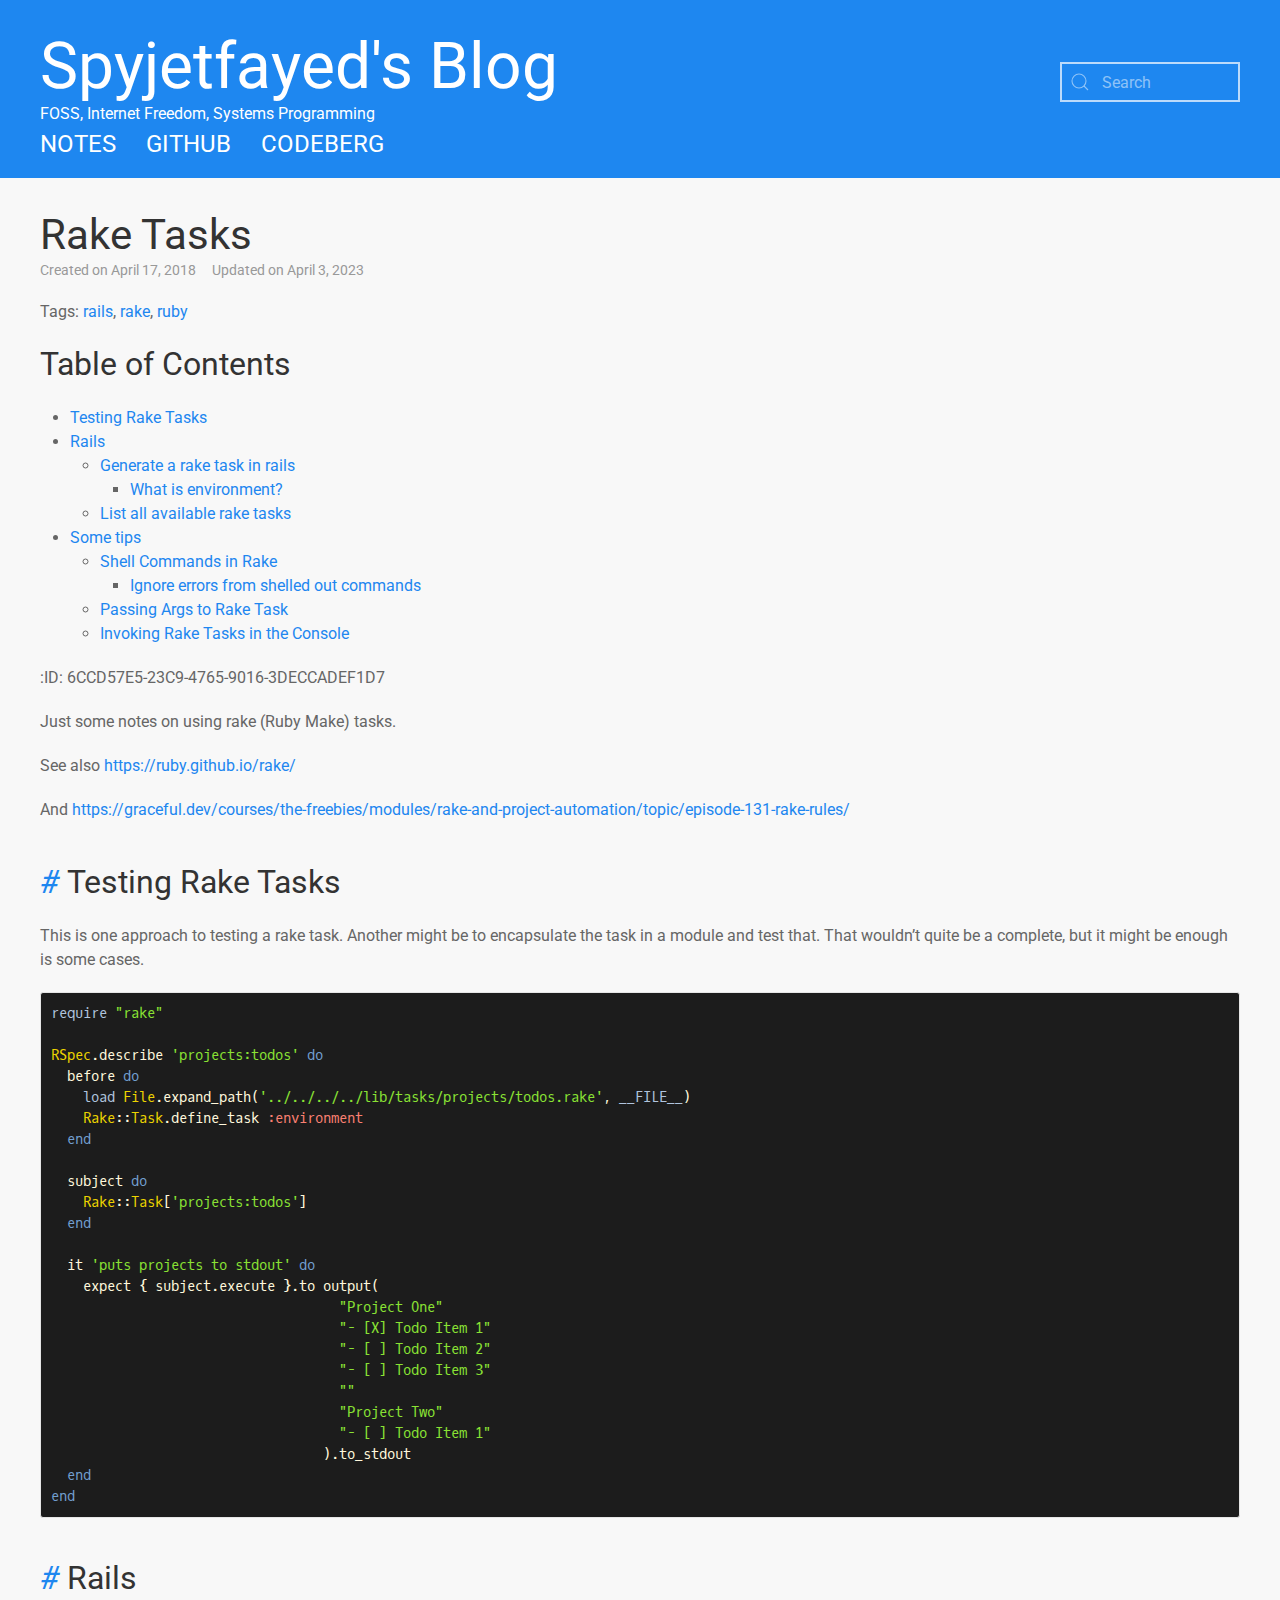
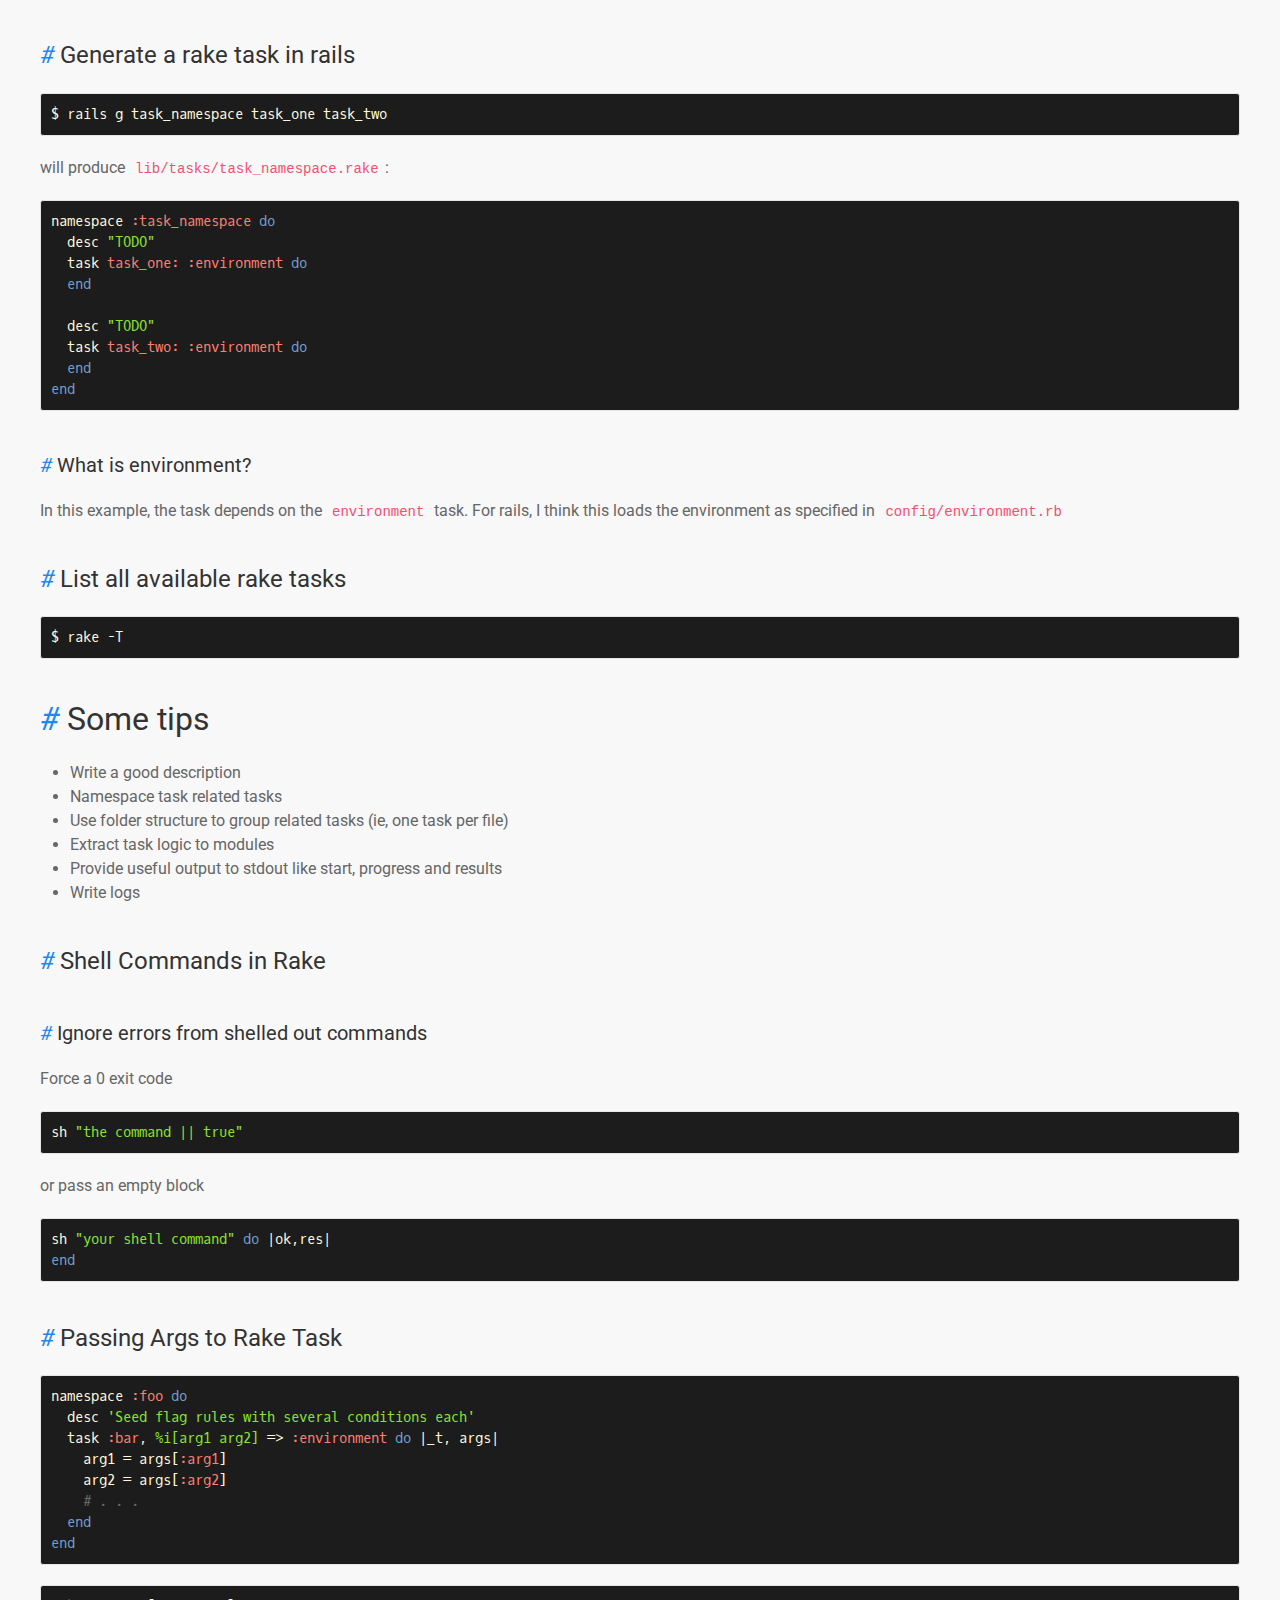
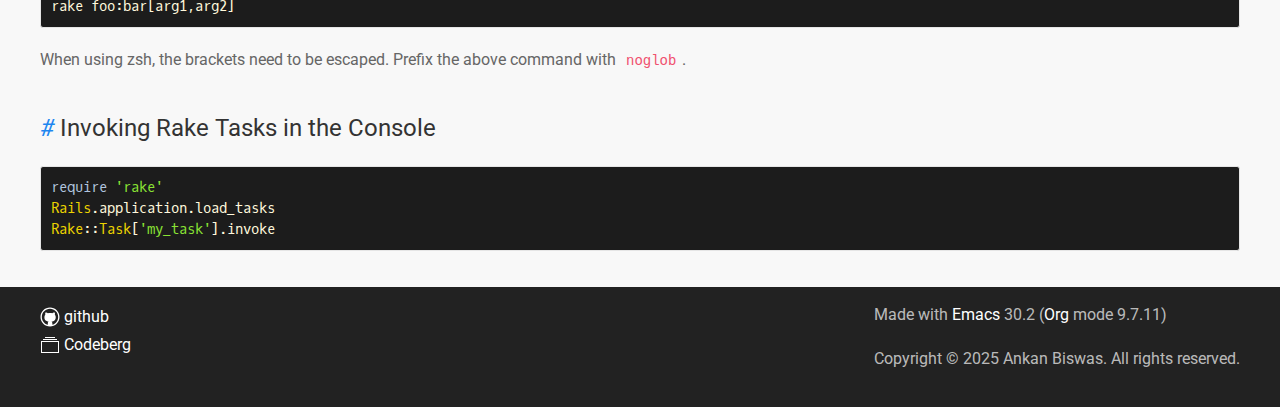
<file: 20180417025641-rake_tasks/index.html>
<!DOCTYPE html><html lang="en"><head><meta charset="utf-8"/><meta author="Ankan Biswas"/><meta name="viewport" content="width=device-width, initial-scale=1, shrink-to-fit=no"/><link rel="apple-touch-icon" sizes="180x180" href="/favicon/apple-touch-icon.png?v=1"/><link rel="icon" type="image/png" sizes="32x32" href="/favicon/favicon-32x32.png?v=1"/><link rel="icon" type="image/png" sizes="16x16" href="/favicon/favicon-16x16.png?v=1"/><link rel="manifest" href="/favicon/manifest.json?v=1"/><link rel="mask-icon" href="/favicon/safari-pinned-tab.svg?v=1"/><link rel="stylesheet" href="/css/uikit.min.css"/><link rel="stylesheet" href="/css/code.css"/><link rel="stylesheet" href="/css/site.css"/><script src="/js/uikit.min.js"></script><script src="/js/uikit-icons.min.js"></script><script src="/js/lunr.min.js"></script><script src="/js/site.js"></script><title>Rake Tasks - Spyjetfayed's Blog</title></head><body><div class="header uk-section uk-section-primary"><div class="heading uk-container"><div class="site-title-container uk-flex uk-flex-middle"><h1 class="site-title uk-h1 uk-heading-medium">Spyjetfayed's Blog</h1><form class="uk-search uk-search-default search-form" id="search-form"><span uk-search-icon=""></span><input class="uk-search-input" type="search" placeholder="Search"/></form></div><div class="site-tagline uk-text-lead">FOSS, Internet Freedom, Systems Programming</div></div><div class="uk-container"><nav class="uk-navbar-container uk-navbar-transparent" uk-navbar="uk-navbar"><div class="uk-navbar-left"><ul class="uk-navbar-nav"><li><a class="nav-link" href="/">Notes</a></li><li><a class="nav-link" href="https://github.com/spyjetfayed">Github</a></li><li><a class="nav-link" href="https://codeberg.org/spyjetfayed">Codeberg</a></li></ul></div></nav></div></div><div class="main uk-section uk-section-muted"><div class="note uk-container"><div class="note-content"><h1 class="note-title uk-h1">Rake Tasks</h1><div class="note-meta"><p class="note-created uk-article-meta">Created on April 17, 2018</p><p class="note-updated uk-article-meta">Updated on April  3, 2023</p></div><p class="blog-post-tags">Tags: <a href="/?tag=rails">rails</a>, <a href="/?tag=rake">rake</a>, <a href="/?tag=ruby">ruby</a></p><div id="table-of-contents" role="doc-toc">
<h2>Table of Contents</h2>
<div id="text-table-of-contents" role="doc-toc">
<ul>
<li><a href="#org763185c">Testing Rake Tasks</a></li>
<li><a href="#org14b4b24">Rails</a>
<ul>
<li><a href="#org09d5de2">Generate a rake task in rails</a>
<ul>
<li><a href="#org604373e">What is environment?</a></li>
</ul>
</li>
<li><a href="#org02efafd">List all available rake tasks</a></li>
</ul>
</li>
<li><a href="#orgd704523">Some tips</a>
<ul>
<li><a href="#orgd38ee78">Shell Commands in Rake</a>
<ul>
<li><a href="#org55e564d">Ignore errors from shelled out commands</a></li>
</ul>
</li>
<li><a href="#orga931ea2">Passing Args to Rake Task</a></li>
<li><a href="#orgf7a4eb7">Invoking Rake Tasks in the Console</a></li>
</ul>
</li>
</ul>
</div>
</div>
<p>
:ID:       6CCD57E5-23C9-4765-9016-3DECCADEF1D7
</p>
<p>
Just some notes on using rake (Ruby Make) tasks.
</p>

<p>
See also <a href="https://ruby.github.io/rake/">https://ruby.github.io/rake/</a>
</p>

<p>
And <a href="https://graceful.dev/courses/the-freebies/modules/rake-and-project-automation/topic/episode-131-rake-rules/">https://graceful.dev/courses/the-freebies/modules/rake-and-project-automation/topic/episode-131-rake-rules/</a>
</p>
<h2><a id="testingraketasks" class="anchor" href="#testingraketasks"><i># </i></a>Testing Rake Tasks</h2><div class="outline-text-2" id="text-org763185c">
<p>
This is one approach to testing a rake task. Another might be to encapsulate
the task in a module and test that. That wouldn&rsquo;t quite be a complete, but it
might be enough is some cases.
</p>

<div class="org-src-container">
<pre class="src src-ruby"><span class="org-builtin">require</span> <span class="org-string">"rake"</span>

<span class="org-type">RSpec</span>.describe <span class="org-string">'projects:todos'</span> <span class="org-keyword">do</span>
  before <span class="org-keyword">do</span>
    <span class="org-builtin">load</span> <span class="org-type">File</span>.expand_path(<span class="org-string">'../../../../lib/tasks/projects/todos.rake'</span>, <span class="org-builtin">__FILE__</span>)
    <span class="org-type">Rake</span>::<span class="org-type">Task</span>.define_task <span class="org-constant">:environment</span>
  <span class="org-keyword">end</span>

  subject <span class="org-keyword">do</span>
    <span class="org-type">Rake</span>::<span class="org-type">Task</span>[<span class="org-string">'projects:todos'</span>]
  <span class="org-keyword">end</span>

  it <span class="org-string">'puts projects to stdout'</span> <span class="org-keyword">do</span>
    expect { subject.execute }.to output(
                                    <span class="org-string">"Project One"</span>
                                    <span class="org-string">"- [X] Todo Item 1"</span>
                                    <span class="org-string">"- [ ] Todo Item 2"</span>
                                    <span class="org-string">"- [ ] Todo Item 3"</span>
                                    <span class="org-string">""</span>
                                    <span class="org-string">"Project Two"</span>
                                    <span class="org-string">"- [ ] Todo Item 1"</span>
                                  ).to_stdout
  <span class="org-keyword">end</span>
<span class="org-keyword">end</span>
</pre>
</div>
</div>
<h2><a id="rails" class="anchor" href="#rails"><i># </i></a>Rails</h2><h3><a id="generatearaketaskinrails" class="anchor" href="#generatearaketaskinrails"><i># </i></a>Generate a rake task in rails</h3><div class="outline-text-3" id="text-org09d5de2">
<div class="org-src-container">
<pre class="src src-ruby">$ rails g task_namespace task_one task_two
</pre>
</div>

<p>
will produce <code>lib/tasks/task_namespace.rake</code>:
</p>

<div class="org-src-container">
<pre class="src src-ruby">namespace <span class="org-constant">:task_namespace</span> <span class="org-keyword">do</span>
  desc <span class="org-string">"TODO"</span>
  task <span class="org-constant">task_one:</span> <span class="org-constant">:environment</span> <span class="org-keyword">do</span>
  <span class="org-keyword">end</span>

  desc <span class="org-string">"TODO"</span>
  task <span class="org-constant">task_two:</span> <span class="org-constant">:environment</span> <span class="org-keyword">do</span>
  <span class="org-keyword">end</span>
<span class="org-keyword">end</span>
</pre>
</div>
</div>
<h4><a id="whatisenvironment" class="anchor" href="#whatisenvironment"><i># </i></a>What is environment?</h4><div class="outline-text-4" id="text-org604373e">
<p>
In this example, the task depends on the <code>environment</code> task. For rails, I
think this loads the environment as specified in <code>config/environment.rb</code>
</p>
</div>
<h3><a id="listallavailableraketasks" class="anchor" href="#listallavailableraketasks"><i># </i></a>List all available rake tasks</h3><div class="outline-text-3" id="text-org02efafd">
<div class="org-src-container">
<pre class="src src-shell">$ rake -T
</pre>
</div>
</div>
<h2><a id="sometips" class="anchor" href="#sometips"><i># </i></a>Some tips</h2><div class="outline-text-2" id="text-orgd704523">
<ul class="org-ul">
<li>Write a good description</li>
<li>Namespace task related tasks</li>
<li>Use folder structure to group related tasks (ie, one task per file)</li>
<li>Extract task logic to modules</li>
<li>Provide useful output to stdout like start, progress and results</li>
<li>Write logs</li>
</ul>
</div>
<h3><a id="shellcommandsinrake" class="anchor" href="#shellcommandsinrake"><i># </i></a>Shell Commands in Rake</h3><h4><a id="ignoreerrorsfromshelledoutcommands" class="anchor" href="#ignoreerrorsfromshelledoutcommands"><i># </i></a>Ignore errors from shelled out commands</h4><div class="outline-text-4" id="text-org55e564d">
<p>
Force a 0 exit code
</p>

<div class="org-src-container">
<pre class="src src-ruby">sh <span class="org-string">"the command || true"</span>
</pre>
</div>

<p>
or pass an empty block
</p>

<div class="org-src-container">
<pre class="src src-ruby">sh <span class="org-string">"your shell command"</span> <span class="org-keyword">do</span> |ok,res|
<span class="org-keyword">end</span>
</pre>
</div>
</div>
<h3><a id="passingargstoraketask" class="anchor" href="#passingargstoraketask"><i># </i></a>Passing Args to Rake Task</h3><div class="outline-text-3" id="text-orga931ea2">
<div class="org-src-container">
<pre class="src src-ruby">namespace <span class="org-constant">:foo</span> <span class="org-keyword">do</span>
  desc <span class="org-string">'Seed flag rules with several conditions each'</span>
  task <span class="org-constant">:bar</span>, <span class="org-string">%i[arg1 arg2]</span> =&gt; <span class="org-constant">:environment</span> <span class="org-keyword">do</span> |_t, args|
    arg1 = args[<span class="org-constant">:arg1</span>]
    arg2 = args[<span class="org-constant">:arg2</span>]
    <span class="org-comment-delimiter"># </span><span class="org-comment">. . .
</span>  <span class="org-keyword">end</span>
<span class="org-keyword">end</span>
</pre>
</div>

<div class="org-src-container">
<pre class="src src-shell">rake foo:bar[arg1,arg2]
</pre>
</div>

<p>
When using zsh, the brackets need to be escaped. Prefix the above command
with <code>noglob</code>.
</p>
</div>
<h3><a id="invokingraketasksintheconsole" class="anchor" href="#invokingraketasksintheconsole"><i># </i></a>Invoking Rake Tasks in the Console</h3><div class="outline-text-3" id="text-orgf7a4eb7">
<div class="org-src-container">
<pre class="src src-ruby"><span class="org-builtin">require</span> <span class="org-string">'rake'</span>
<span class="org-type">Rails</span>.application.load_tasks
<span class="org-type">Rake</span>::<span class="org-type">Task</span>[<span class="org-string">'my_task'</span>].invoke
</pre>
</div>
</div>
</div><script src="https://utteranc.es/client.js" repo="spyjetfayed/spyjetfayed.github.io" issue-term="title" label="comments" theme="boxy-light" crossorigin="anonymous" async="async"></script></div></div><footer class="footer uk-section uk-section-secondary"><div class="uk-container footer-container"><div class="footer-links"><a href="https://github.com/spyjetfayed" class="footer-link" uk-icon="icon: github-alt">github</a><a href="https://codeberg.org/spyjetfayed/" class="footer-link" uk-icon="icon: album">Codeberg</a></div><div class="copyright"><p>Made with <a href="https://www.gnu.org/software/emacs/">Emacs</a> 30.2 (<a href="https://orgmode.org">Org</a> mode 9.7.11)</p><p>Copyright © 2025 Ankan Biswas. All rights reserved.</p></div></div></footer><div id="search-results" class="search-results" uk-modal=""><div class="uk-modal-dialog uk-modal-body"><h2 class="uk-modal-title" id="search-results-title">Search Results</h2><div id="search-results-body" class="search-results-body"></div><a class="uk-modal-close-default" uk-close=""></a></div></div></body></html>
</file>
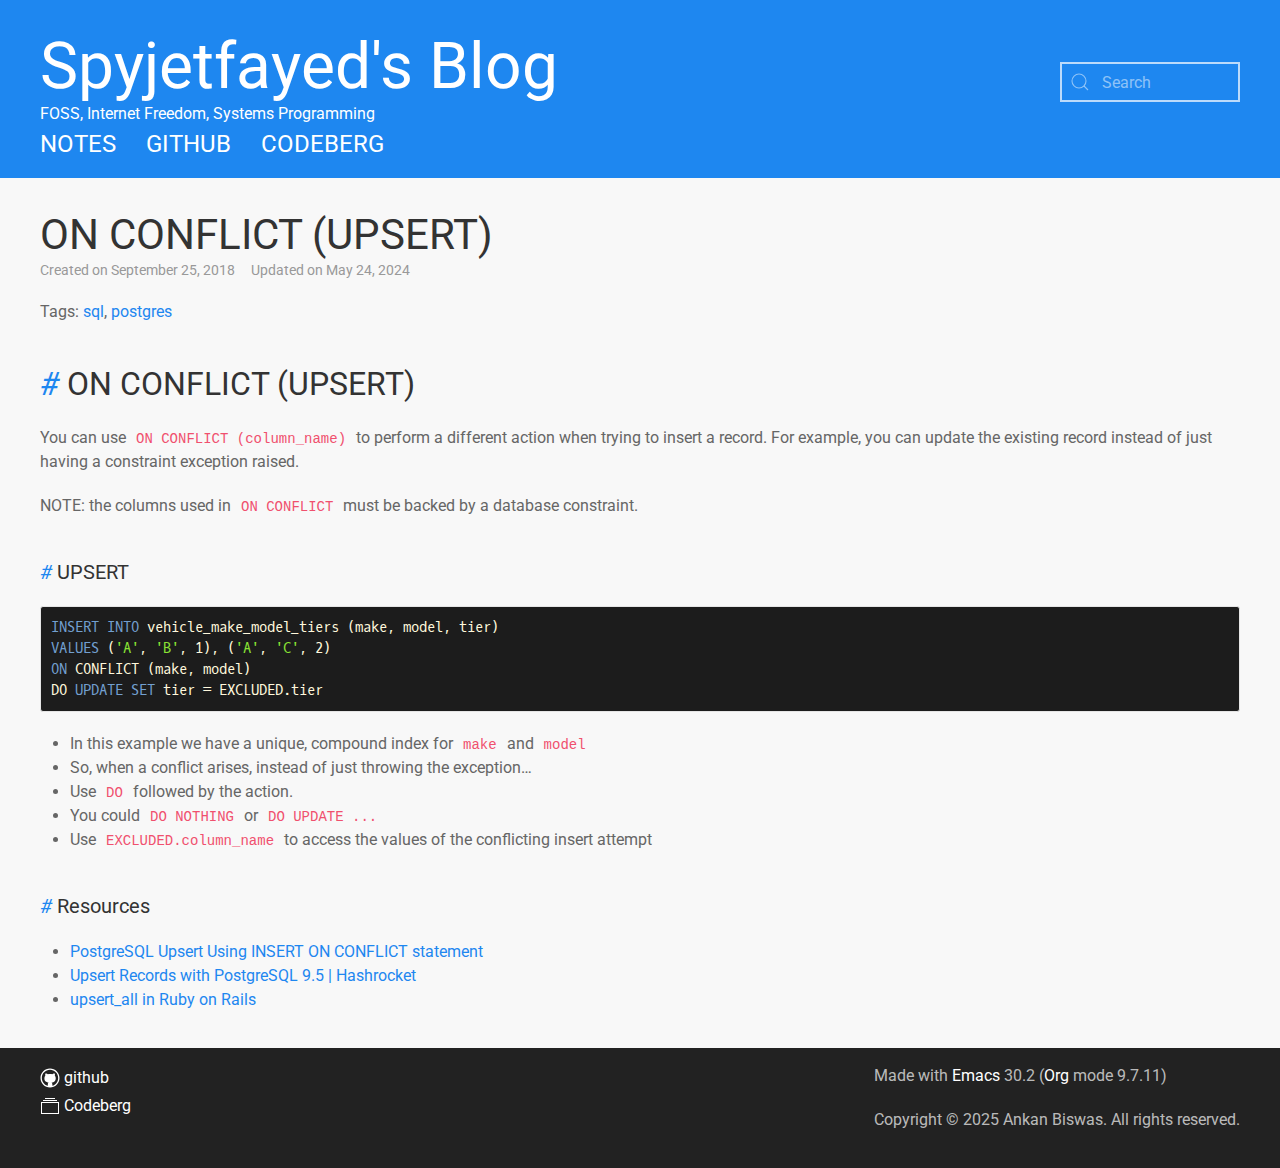
<file: 20180925150335-on_conflict_(upsert)/index.html>
<!DOCTYPE html><html lang="en"><head><meta charset="utf-8"/><meta author="Ankan Biswas"/><meta name="viewport" content="width=device-width, initial-scale=1, shrink-to-fit=no"/><link rel="apple-touch-icon" sizes="180x180" href="/favicon/apple-touch-icon.png?v=1"/><link rel="icon" type="image/png" sizes="32x32" href="/favicon/favicon-32x32.png?v=1"/><link rel="icon" type="image/png" sizes="16x16" href="/favicon/favicon-16x16.png?v=1"/><link rel="manifest" href="/favicon/manifest.json?v=1"/><link rel="mask-icon" href="/favicon/safari-pinned-tab.svg?v=1"/><link rel="stylesheet" href="/css/uikit.min.css"/><link rel="stylesheet" href="/css/code.css"/><link rel="stylesheet" href="/css/site.css"/><script src="/js/uikit.min.js"></script><script src="/js/uikit-icons.min.js"></script><script src="/js/lunr.min.js"></script><script src="/js/site.js"></script><title>ON CONFLICT (UPSERT) - Spyjetfayed's Blog</title></head><body><div class="header uk-section uk-section-primary"><div class="heading uk-container"><div class="site-title-container uk-flex uk-flex-middle"><h1 class="site-title uk-h1 uk-heading-medium">Spyjetfayed's Blog</h1><form class="uk-search uk-search-default search-form" id="search-form"><span uk-search-icon=""></span><input class="uk-search-input" type="search" placeholder="Search"/></form></div><div class="site-tagline uk-text-lead">FOSS, Internet Freedom, Systems Programming</div></div><div class="uk-container"><nav class="uk-navbar-container uk-navbar-transparent" uk-navbar="uk-navbar"><div class="uk-navbar-left"><ul class="uk-navbar-nav"><li><a class="nav-link" href="/">Notes</a></li><li><a class="nav-link" href="https://github.com/spyjetfayed">Github</a></li><li><a class="nav-link" href="https://codeberg.org/spyjetfayed">Codeberg</a></li></ul></div></nav></div></div><div class="main uk-section uk-section-muted"><div class="note uk-container"><div class="note-content"><h1 class="note-title uk-h1">ON CONFLICT (UPSERT)</h1><div class="note-meta"><p class="note-created uk-article-meta">Created on September 25, 2018</p><p class="note-updated uk-article-meta">Updated on May 24, 2024</p></div><p class="blog-post-tags">Tags: <a href="/?tag=sql">sql</a>, <a href="/?tag=postgres">postgres</a></p><h2><a id="onconflictupsert" class="anchor" href="#onconflictupsert"><i># </i></a>ON CONFLICT (UPSERT)</h2><div class="outline-text-2" id="text-org1451b99">
<p>
You can use <code>ON CONFLICT (column_name)</code> to perform a different action
when trying to insert a record. For example, you can update the existing
record instead of just having a constraint exception raised.
</p>

<p>
NOTE: the columns used in <code>ON CONFLICT</code> must be backed by a database
constraint.
</p>
</div>
<h4><a id="upsert" class="anchor" href="#upsert"><i># </i></a>UPSERT</h4><div class="outline-text-4" id="text-orgf558801">
<div class="org-src-container">
<pre class="src src-sql"><span class="org-keyword">INSERT</span> <span class="org-keyword">INTO</span> vehicle_make_model_tiers (make, model, tier) 
<span class="org-keyword">VALUES</span> (<span class="org-string">'A'</span>, <span class="org-string">'B'</span>, 1), (<span class="org-string">'A'</span>, <span class="org-string">'C'</span>, 2)
<span class="org-keyword">ON</span> CONFLICT (make, model)
DO <span class="org-keyword">UPDATE</span> <span class="org-keyword">SET</span> tier = EXCLUDED.tier
</pre>
</div>

<ul class="org-ul">
<li>In this example we have a unique, compound index for <code>make</code> and
<code>model</code></li>
<li>So, when a conflict arises, instead of just throwing the exception&#x2026;</li>
<li>Use <code>DO</code> followed by the action.</li>
<li>You could <code>DO NOTHING</code> or <code>DO UPDATE ...</code></li>
<li>Use <code>EXCLUDED.column_name</code> to access the values of the conflicting
insert attempt</li>
</ul>
</div>
<h4><a id="resources" class="anchor" href="#resources"><i># </i></a>Resources</h4><div class="outline-text-4" id="text-orgdc12d5e">
<ul class="org-ul">
<li><a href="//www.postgresqltutorial.com/postgresql-upsert/">PostgreSQL Upsert Using INSERT ON CONFLICT statement</a></li>
<li><a href="//hashrocket.com/blog/posts/upsert-records-with-postgresql-9-5">Upsert Records with PostgreSQL 9.5 | Hashrocket</a></li>
<li><a href="//api.rubyonrails.org/classes/ActiveRecord/Persistence/ClassMethods.html#method-i-upsert_all">upsert_all in Ruby on Rails</a></li>
</ul>
</div>
</div><script src="https://utteranc.es/client.js" repo="spyjetfayed/spyjetfayed.github.io" issue-term="title" label="comments" theme="boxy-light" crossorigin="anonymous" async="async"></script></div></div><footer class="footer uk-section uk-section-secondary"><div class="uk-container footer-container"><div class="footer-links"><a href="https://github.com/spyjetfayed" class="footer-link" uk-icon="icon: github-alt">github</a><a href="https://codeberg.org/spyjetfayed/" class="footer-link" uk-icon="icon: album">Codeberg</a></div><div class="copyright"><p>Made with <a href="https://www.gnu.org/software/emacs/">Emacs</a> 30.2 (<a href="https://orgmode.org">Org</a> mode 9.7.11)</p><p>Copyright © 2025 Ankan Biswas. All rights reserved.</p></div></div></footer><div id="search-results" class="search-results" uk-modal=""><div class="uk-modal-dialog uk-modal-body"><h2 class="uk-modal-title" id="search-results-title">Search Results</h2><div id="search-results-body" class="search-results-body"></div><a class="uk-modal-close-default" uk-close=""></a></div></div></body></html>
</file>
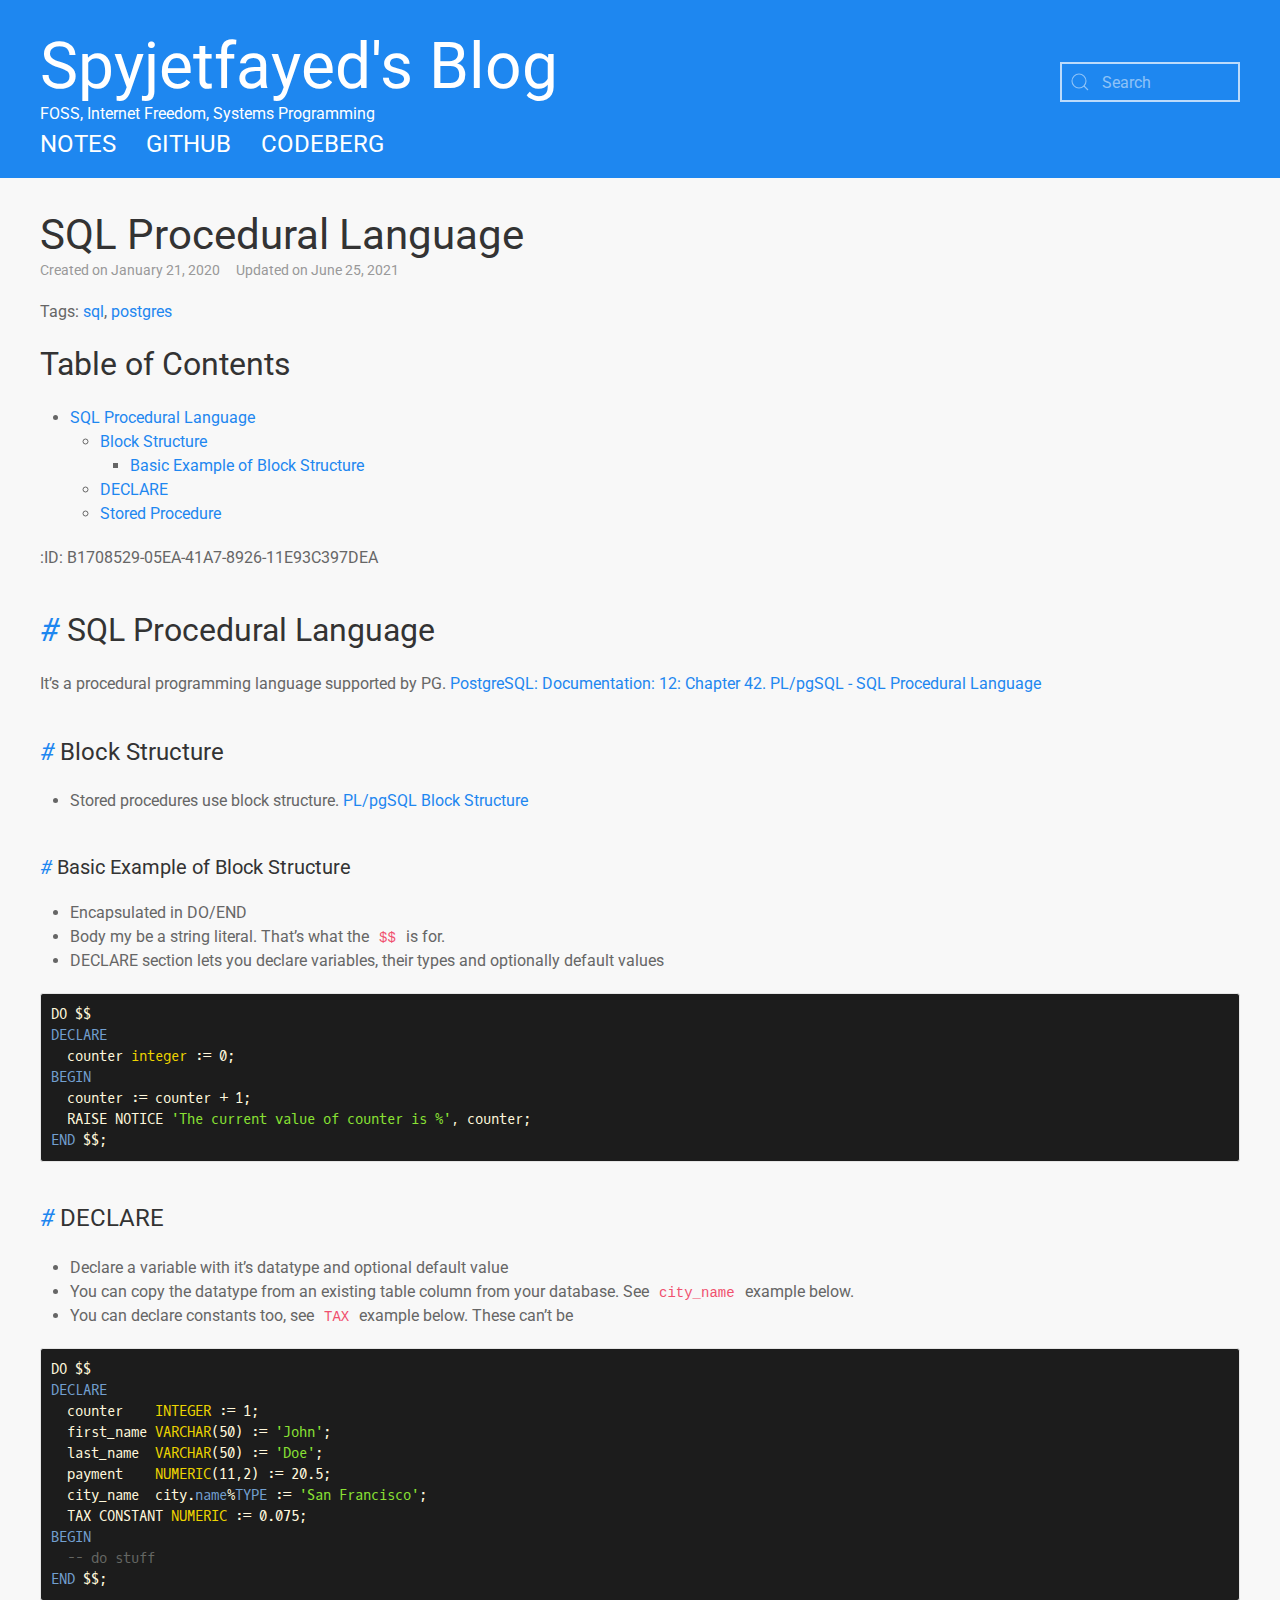
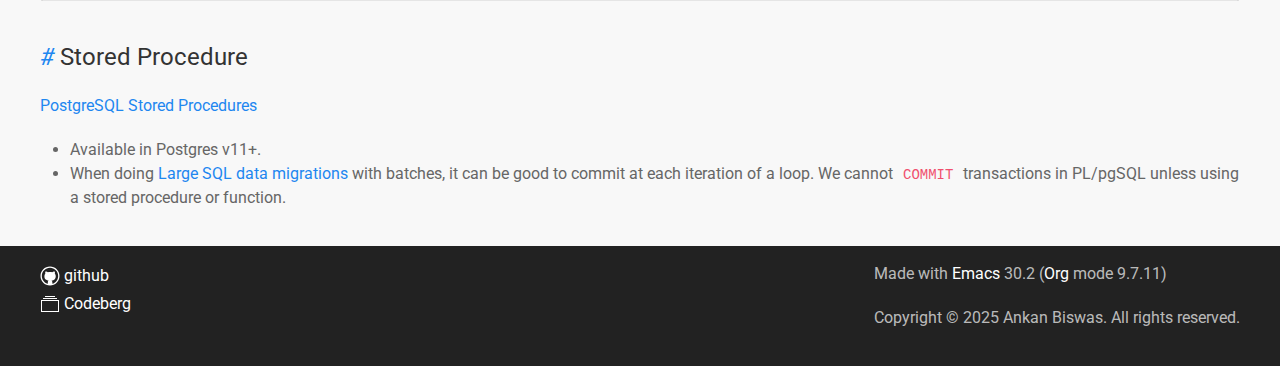
<file: 20200121141321-sql_procedural_language/index.html>
<!DOCTYPE html><html lang="en"><head><meta charset="utf-8"/><meta author="Ankan Biswas"/><meta name="viewport" content="width=device-width, initial-scale=1, shrink-to-fit=no"/><link rel="apple-touch-icon" sizes="180x180" href="/favicon/apple-touch-icon.png?v=1"/><link rel="icon" type="image/png" sizes="32x32" href="/favicon/favicon-32x32.png?v=1"/><link rel="icon" type="image/png" sizes="16x16" href="/favicon/favicon-16x16.png?v=1"/><link rel="manifest" href="/favicon/manifest.json?v=1"/><link rel="mask-icon" href="/favicon/safari-pinned-tab.svg?v=1"/><link rel="stylesheet" href="/css/uikit.min.css"/><link rel="stylesheet" href="/css/code.css"/><link rel="stylesheet" href="/css/site.css"/><script src="/js/uikit.min.js"></script><script src="/js/uikit-icons.min.js"></script><script src="/js/lunr.min.js"></script><script src="/js/site.js"></script><title>SQL Procedural Language - Spyjetfayed's Blog</title></head><body><div class="header uk-section uk-section-primary"><div class="heading uk-container"><div class="site-title-container uk-flex uk-flex-middle"><h1 class="site-title uk-h1 uk-heading-medium">Spyjetfayed's Blog</h1><form class="uk-search uk-search-default search-form" id="search-form"><span uk-search-icon=""></span><input class="uk-search-input" type="search" placeholder="Search"/></form></div><div class="site-tagline uk-text-lead">FOSS, Internet Freedom, Systems Programming</div></div><div class="uk-container"><nav class="uk-navbar-container uk-navbar-transparent" uk-navbar="uk-navbar"><div class="uk-navbar-left"><ul class="uk-navbar-nav"><li><a class="nav-link" href="/">Notes</a></li><li><a class="nav-link" href="https://github.com/spyjetfayed">Github</a></li><li><a class="nav-link" href="https://codeberg.org/spyjetfayed">Codeberg</a></li></ul></div></nav></div></div><div class="main uk-section uk-section-muted"><div class="note uk-container"><div class="note-content"><h1 class="note-title uk-h1">SQL Procedural Language</h1><div class="note-meta"><p class="note-created uk-article-meta">Created on January 21, 2020</p><p class="note-updated uk-article-meta">Updated on June 25, 2021</p></div><p class="blog-post-tags">Tags: <a href="/?tag=sql">sql</a>, <a href="/?tag=postgres">postgres</a></p><div id="table-of-contents" role="doc-toc">
<h2>Table of Contents</h2>
<div id="text-table-of-contents" role="doc-toc">
<ul>
<li><a href="#org5c64607">SQL Procedural Language</a>
<ul>
<li><a href="#org46c4b55">Block Structure</a>
<ul>
<li><a href="#orgb728827">Basic Example of Block Structure</a></li>
</ul>
</li>
<li><a href="#org23d242c">DECLARE</a></li>
<li><a href="#orgadbff80">Stored Procedure</a></li>
</ul>
</li>
</ul>
</div>
</div>
<p>
:ID:       B1708529-05EA-41A7-8926-11E93C397DEA
</p>
<h2><a id="sqlprocedurallanguage" class="anchor" href="#sqlprocedurallanguage"><i># </i></a>SQL Procedural Language</h2><div class="outline-text-2" id="text-org5c64607">
<p>
It&rsquo;s a procedural programming language supported by PG.
<a href="//www.postgresql.org/docs/12/plpgsql.html">PostgreSQL: Documentation: 12: Chapter 42. PL/pgSQL - SQL Procedural Language</a>
</p>
</div>
<h3><a id="blockstructure" class="anchor" href="#blockstructure"><i># </i></a>Block Structure</h3><div class="outline-text-3" id="text-org46c4b55">
<ul class="org-ul">
<li>Stored procedures use block structure.
<a href="//www.postgresqltutorial.com/plpgsql-block-structure/">PL/pgSQL Block Structure</a></li>
</ul>
</div>
<h4><a id="basicexampleofblockstructure" class="anchor" href="#basicexampleofblockstructure"><i># </i></a>Basic Example of Block Structure</h4><div class="outline-text-4" id="text-orgb728827">
<ul class="org-ul">
<li>Encapsulated in DO/END</li>
<li>Body my be a string literal. That&rsquo;s what the <code>$$</code> is for.</li>
<li>DECLARE section lets you declare variables, their types and optionally
default values</li>
</ul>

<div class="org-src-container">
<pre class="src src-sql">DO $$ 
<span class="org-keyword">DECLARE</span>
  counter <span class="org-type">integer</span> := 0;
<span class="org-keyword">BEGIN</span> 
  counter := counter + 1;
  RAISE NOTICE <span class="org-string">'The current value of counter is %'</span>, counter;
<span class="org-keyword">END</span> $$;
</pre>
</div>
</div>
<h3><a id="declare" class="anchor" href="#declare"><i># </i></a>DECLARE</h3><div class="outline-text-3" id="text-org23d242c">
<ul class="org-ul">
<li>Declare a variable with it&rsquo;s datatype and optional default value</li>
<li>You can copy the datatype from an existing table column from your
database. See <code>city_name</code> example below.</li>
<li>You can declare constants too, see <code>TAX</code> example below. These can&rsquo;t be</li>
</ul>

<div class="org-src-container">
<pre class="src src-sql">DO $$ 
<span class="org-keyword">DECLARE</span>
  counter    <span class="org-type">INTEGER</span> := 1;
  first_name <span class="org-type">VARCHAR</span>(50) := <span class="org-string">'John'</span>;
  last_name  <span class="org-type">VARCHAR</span>(50) := <span class="org-string">'Doe'</span>;
  payment    <span class="org-type">NUMERIC</span>(11,2) := 20.5;
  city_name  city.<span class="org-keyword">name</span>%<span class="org-keyword">TYPE</span> := <span class="org-string">'San Francisco'</span>;
  TAX CONSTANT <span class="org-type">NUMERIC</span> := 0.075; 
<span class="org-keyword">BEGIN</span> 
  <span class="org-comment-delimiter">-- </span><span class="org-comment">do stuff
</span><span class="org-keyword">END</span> $$;
</pre>
</div>
</div>
<h3><a id="storedprocedure" class="anchor" href="#storedprocedure"><i># </i></a>Stored Procedure</h3><div class="outline-text-3" id="text-orgadbff80">
<p>
<a href="//www.postgresqltutorial.com/postgresql-stored-procedures/">PostgreSQL Stored Procedures</a>
</p>

<ul class="org-ul">
<li>Available in Postgres v11+.</li>
<li>When doing <a href="F544CDDD-34B9-4475-B265-1139F18D9090">Large SQL data migrations</a> with batches, it can be good to commit
at each iteration of a loop. We cannot <code>COMMIT</code> transactions in PL/pgSQL
unless using a stored procedure or function.</li>
</ul>
</div>
</div><script src="https://utteranc.es/client.js" repo="spyjetfayed/spyjetfayed.github.io" issue-term="title" label="comments" theme="boxy-light" crossorigin="anonymous" async="async"></script></div></div><footer class="footer uk-section uk-section-secondary"><div class="uk-container footer-container"><div class="footer-links"><a href="https://github.com/spyjetfayed" class="footer-link" uk-icon="icon: github-alt">github</a><a href="https://codeberg.org/spyjetfayed/" class="footer-link" uk-icon="icon: album">Codeberg</a></div><div class="copyright"><p>Made with <a href="https://www.gnu.org/software/emacs/">Emacs</a> 30.2 (<a href="https://orgmode.org">Org</a> mode 9.7.11)</p><p>Copyright © 2025 Ankan Biswas. All rights reserved.</p></div></div></footer><div id="search-results" class="search-results" uk-modal=""><div class="uk-modal-dialog uk-modal-body"><h2 class="uk-modal-title" id="search-results-title">Search Results</h2><div id="search-results-body" class="search-results-body"></div><a class="uk-modal-close-default" uk-close=""></a></div></div></body></html>
</file>
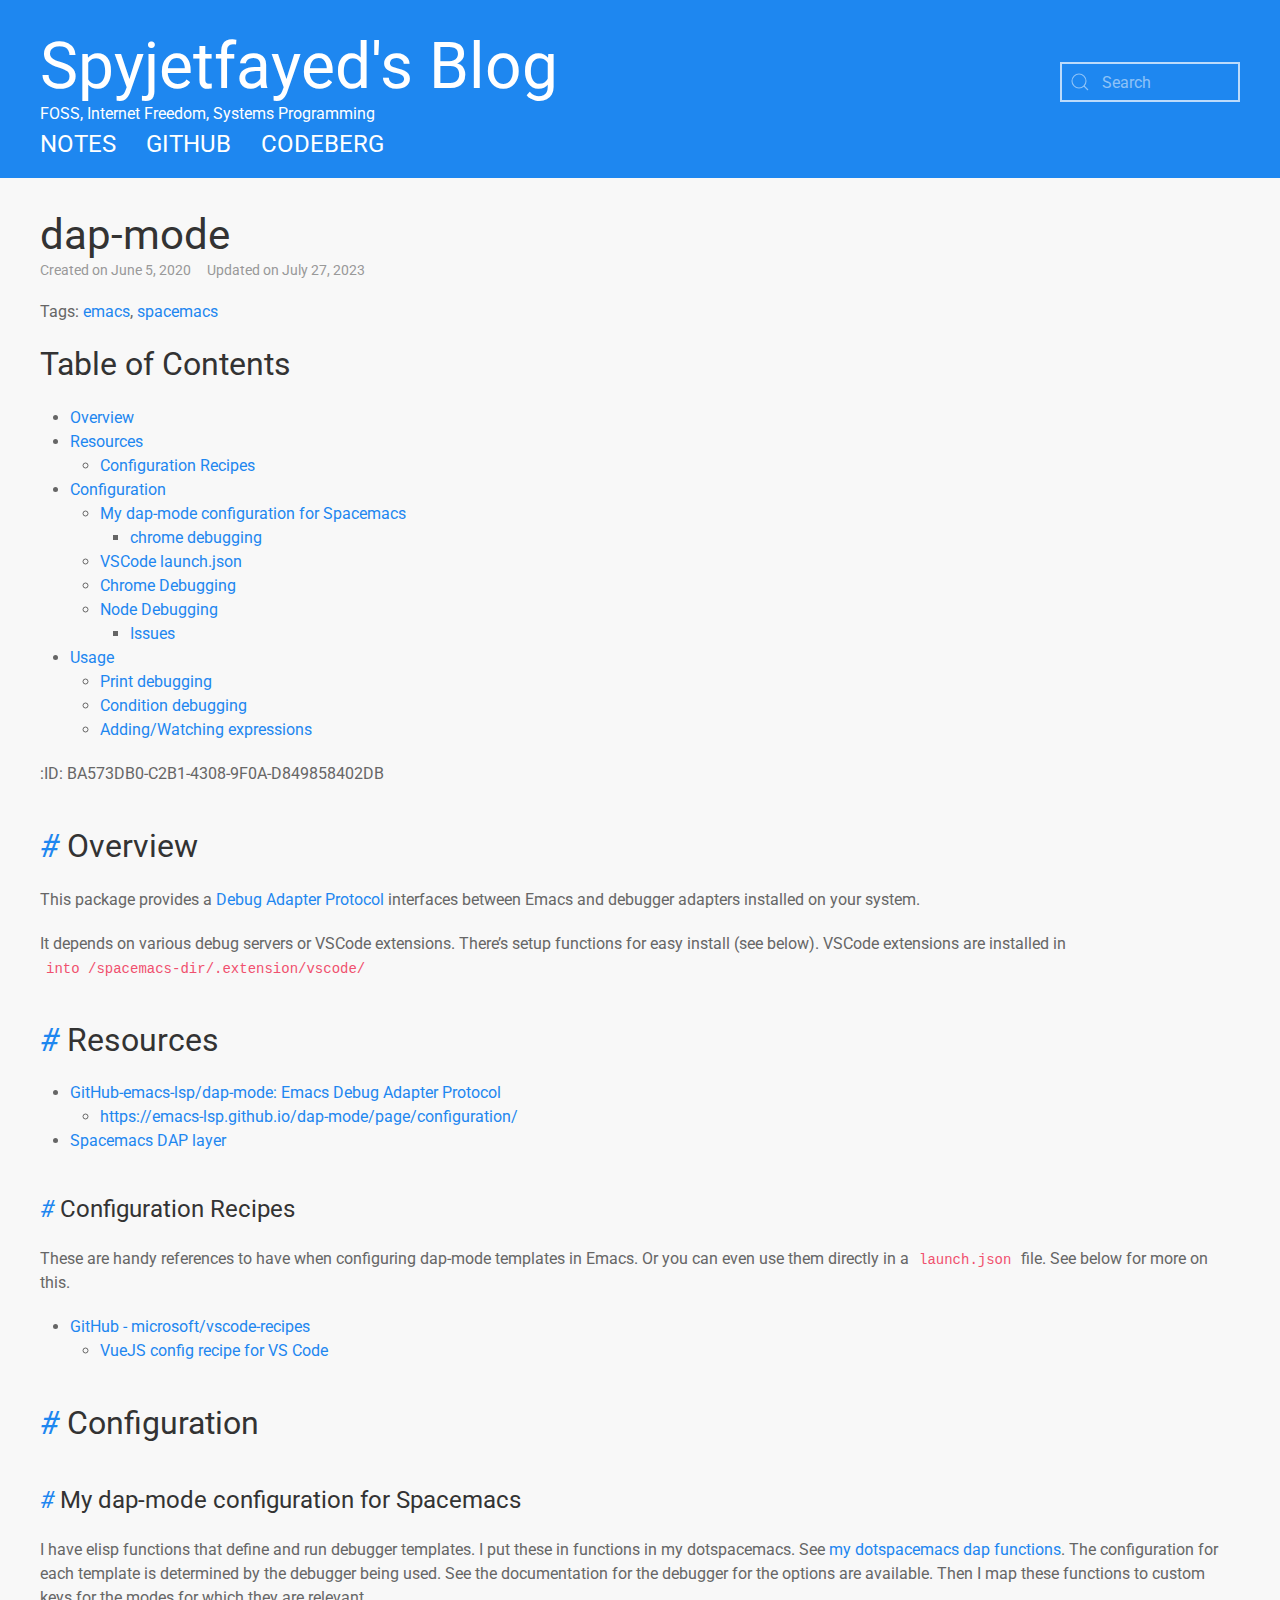
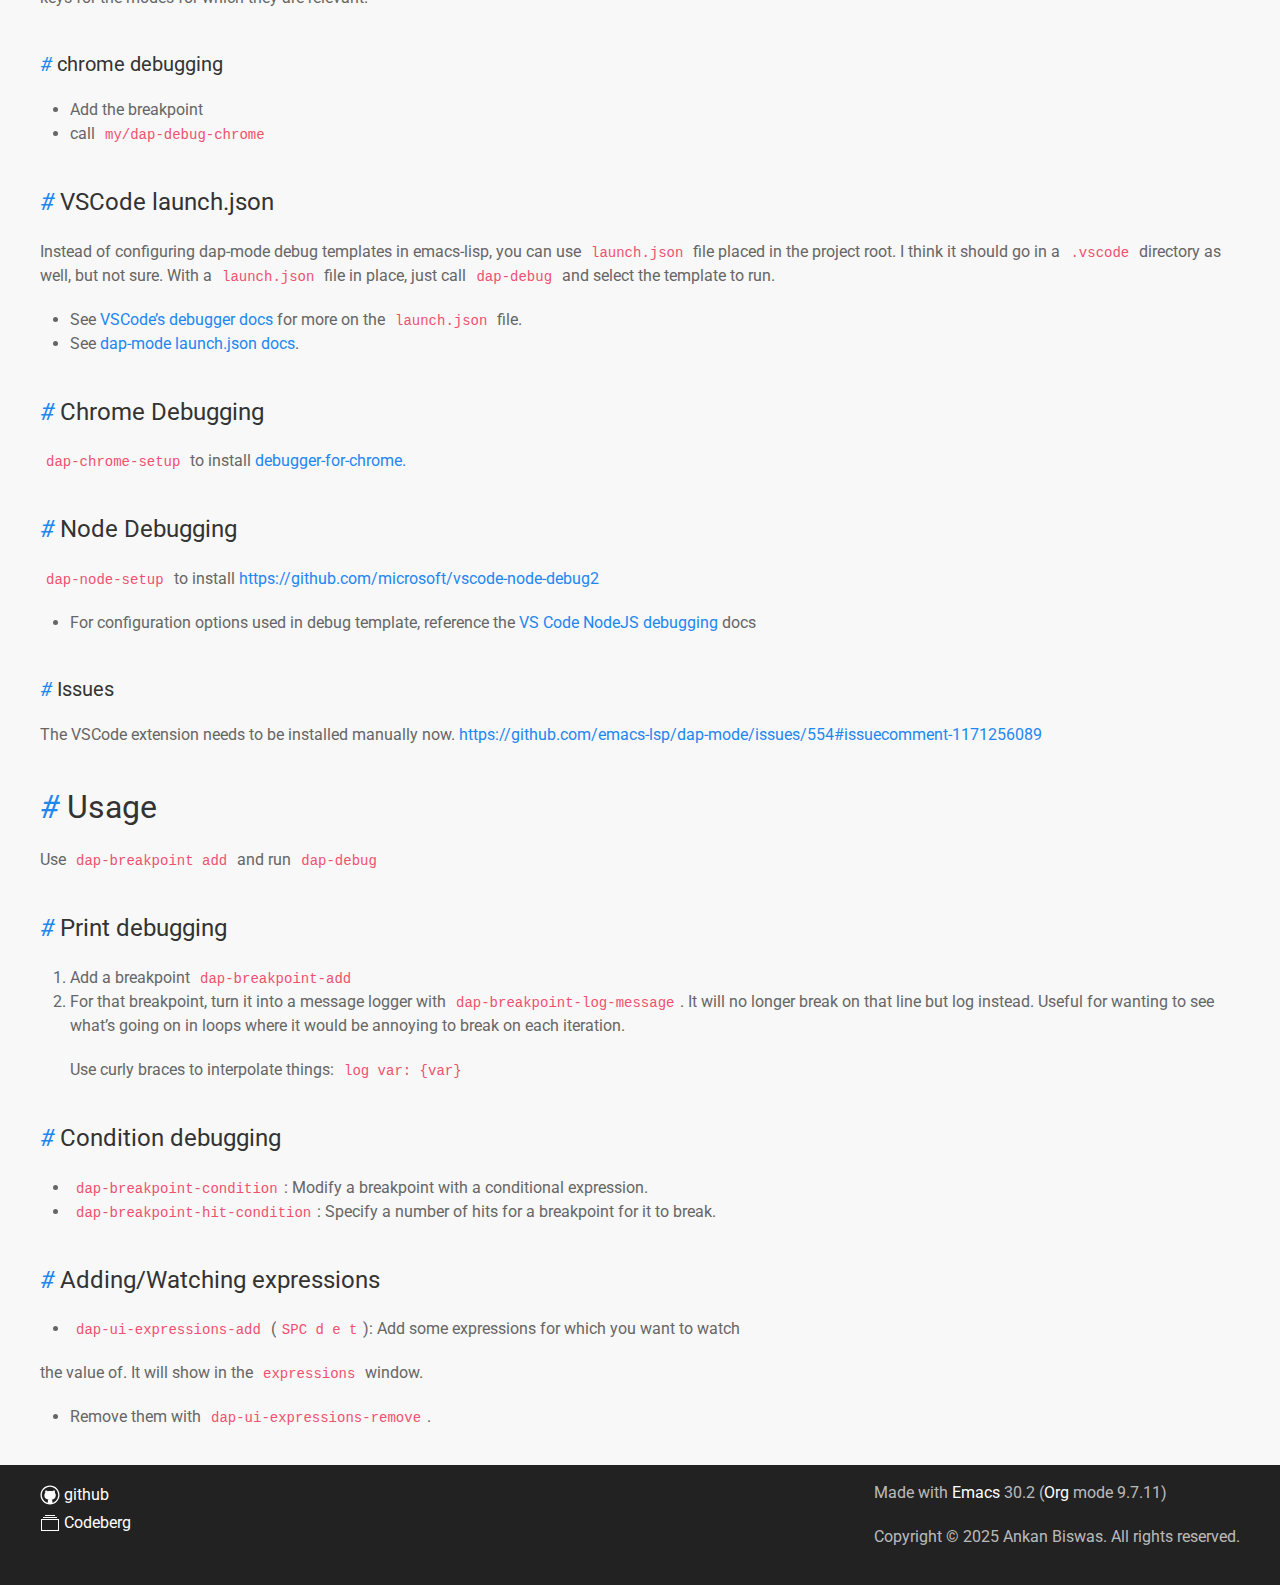
<file: 20200605164846-dap-mode/index.html>
<!DOCTYPE html><html lang="en"><head><meta charset="utf-8"/><meta author="Ankan Biswas"/><meta name="viewport" content="width=device-width, initial-scale=1, shrink-to-fit=no"/><link rel="apple-touch-icon" sizes="180x180" href="/favicon/apple-touch-icon.png?v=1"/><link rel="icon" type="image/png" sizes="32x32" href="/favicon/favicon-32x32.png?v=1"/><link rel="icon" type="image/png" sizes="16x16" href="/favicon/favicon-16x16.png?v=1"/><link rel="manifest" href="/favicon/manifest.json?v=1"/><link rel="mask-icon" href="/favicon/safari-pinned-tab.svg?v=1"/><link rel="stylesheet" href="/css/uikit.min.css"/><link rel="stylesheet" href="/css/code.css"/><link rel="stylesheet" href="/css/site.css"/><script src="/js/uikit.min.js"></script><script src="/js/uikit-icons.min.js"></script><script src="/js/lunr.min.js"></script><script src="/js/site.js"></script><title>dap-mode - Spyjetfayed's Blog</title></head><body><div class="header uk-section uk-section-primary"><div class="heading uk-container"><div class="site-title-container uk-flex uk-flex-middle"><h1 class="site-title uk-h1 uk-heading-medium">Spyjetfayed's Blog</h1><form class="uk-search uk-search-default search-form" id="search-form"><span uk-search-icon=""></span><input class="uk-search-input" type="search" placeholder="Search"/></form></div><div class="site-tagline uk-text-lead">FOSS, Internet Freedom, Systems Programming</div></div><div class="uk-container"><nav class="uk-navbar-container uk-navbar-transparent" uk-navbar="uk-navbar"><div class="uk-navbar-left"><ul class="uk-navbar-nav"><li><a class="nav-link" href="/">Notes</a></li><li><a class="nav-link" href="https://github.com/spyjetfayed">Github</a></li><li><a class="nav-link" href="https://codeberg.org/spyjetfayed">Codeberg</a></li></ul></div></nav></div></div><div class="main uk-section uk-section-muted"><div class="note uk-container"><div class="note-content"><h1 class="note-title uk-h1">dap-mode</h1><div class="note-meta"><p class="note-created uk-article-meta">Created on June  5, 2020</p><p class="note-updated uk-article-meta">Updated on July 27, 2023</p></div><p class="blog-post-tags">Tags: <a href="/?tag=emacs">emacs</a>, <a href="/?tag=spacemacs">spacemacs</a></p><div id="table-of-contents" role="doc-toc">
<h2>Table of Contents</h2>
<div id="text-table-of-contents" role="doc-toc">
<ul>
<li><a href="#org31df46c">Overview</a></li>
<li><a href="#orgc2e8737">Resources</a>
<ul>
<li><a href="#org656f492">Configuration Recipes</a></li>
</ul>
</li>
<li><a href="#org60685b0">Configuration</a>
<ul>
<li><a href="#orge9ae3f4">My dap-mode configuration for Spacemacs</a>
<ul>
<li><a href="#org72f5650">chrome debugging</a></li>
</ul>
</li>
<li><a href="#org43a9a23">VSCode launch.json</a></li>
<li><a href="#org3fcc5bd">Chrome Debugging</a></li>
<li><a href="#orgb9b0940">Node Debugging</a>
<ul>
<li><a href="#org7b186a4">Issues</a></li>
</ul>
</li>
</ul>
</li>
<li><a href="#orgc48c61e">Usage</a>
<ul>
<li><a href="#orgbc706a3">Print debugging</a></li>
<li><a href="#orgacbd689">Condition debugging</a></li>
<li><a href="#orgeb01772">Adding/Watching expressions</a></li>
</ul>
</li>
</ul>
</div>
</div>
<p>
:ID:       BA573DB0-C2B1-4308-9F0A-D849858402DB
</p>
<h2><a id="overview" class="anchor" href="#overview"><i># </i></a>Overview</h2><div class="outline-text-2" id="text-org31df46c">
<p>
This package provides a <a href="//microsoft.github.io/debug-adapter-protocol/">Debug Adapter Protocol</a> interfaces between Emacs and
debugger adapters installed on your system.
</p>

<p>
It depends on various debug servers or VSCode extensions. There&rsquo;s setup
functions for easy install (see below). VSCode extensions are installed in
<code>into /spacemacs-dir/.extension/vscode/</code>
</p>
</div>
<h2><a id="resources" class="anchor" href="#resources"><i># </i></a>Resources</h2><div class="outline-text-2" id="text-orgc2e8737">
<ul class="org-ul">
<li><a href="//github.com/emacs-lsp/dap-mode">GitHub-emacs-lsp/dap-mode: Emacs Debug Adapter Protocol</a>
<ul class="org-ul">
<li><a href="https://emacs-lsp.github.io/dap-mode/page/configuration/">https://emacs-lsp.github.io/dap-mode/page/configuration/</a></li>
</ul></li>
<li><a href="//develop.spacemacs.org/layers/+tools/dap/README.html">Spacemacs DAP layer</a></li>
</ul>
</div>
<h3><a id="configurationrecipes" class="anchor" href="#configurationrecipes"><i># </i></a>Configuration Recipes</h3><div class="outline-text-3" id="text-org656f492">
<p>
These are handy references to have when configuring dap-mode templates in
Emacs. Or you can even use them directly in a <code>launch.json</code> file. See below
for more on this.
</p>
<ul class="org-ul">
<li><a href="//github.com/Microsoft/vscode-recipes">GitHub - microsoft/vscode-recipes</a>
<ul class="org-ul">
<li><a href="//github.com/Microsoft/vscode-recipes/blob/master/vuejs-cli/README.md">VueJS config recipe for VS Code</a></li>
</ul></li>
</ul>
</div>
<h2><a id="configuration" class="anchor" href="#configuration"><i># </i></a>Configuration</h2><h3><a id="mydapmodeconfigurationforspacemacs" class="anchor" href="#mydapmodeconfigurationforspacemacs"><i># </i></a>My dap-mode configuration for Spacemacs</h3><div class="outline-text-3" id="text-orge9ae3f4">
<p>
I have elisp functions that define and run debugger templates. I put these in
functions in my dotspacemacs. See <a href="//github.com/apmiller108/dotfiles/blob/master/emacs/spacemacs.org#dap-mode-helper-functions">my dotspacemacs dap functions</a>. The
configuration for each template is determined by the debugger being used. See
the documentation for the debugger for the options are available. Then I map
these functions to custom keys for the modes for which they are relevant.
</p>
</div>
<h4><a id="chromedebugging" class="anchor" href="#chromedebugging"><i># </i></a>chrome debugging</h4><div class="outline-text-4" id="text-org72f5650">
<ul class="org-ul">
<li>Add the breakpoint</li>
<li>call <code>my/dap-debug-chrome</code></li>
</ul>
</div>
<h3><a id="vscodelaunchjson" class="anchor" href="#vscodelaunchjson"><i># </i></a>VSCode launch.json</h3><div class="outline-text-3" id="text-org43a9a23">
<p>
Instead of configuring dap-mode debug templates in emacs-lisp, you can use
<code>launch.json</code> file placed in the project root. I think it should go in a
<code>.vscode</code> directory as well, but not sure. With a <code>launch.json</code> file in
place, just call <code>dap-debug</code> and select the template to run.
</p>

<ul class="org-ul">
<li>See <a href="//code.visualstudio.com/docs/editor/debugging">VSCode&rsquo;s debugger docs</a> for more on the <code>launch.json</code> file.</li>
<li>See <a href="//emacs-lsp.github.io/dap-mode/page/features/#launchjson-support">dap-mode launch.json docs</a>.</li>
</ul>
</div>
<h3><a id="chromedebugging" class="anchor" href="#chromedebugging"><i># </i></a>Chrome Debugging</h3><div class="outline-text-3" id="text-org3fcc5bd">
<p>
<code>dap-chrome-setup</code> to install <a href="//marketplace.visualstudio.com/items?itemName=msjsdiag.debugger-for-chrome">debugger-for-chrome.</a>
</p>
</div>
<h3><a id="nodedebugging" class="anchor" href="#nodedebugging"><i># </i></a>Node Debugging</h3><div class="outline-text-3" id="text-orgb9b0940">
<p>
<code>dap-node-setup</code> to install <a href="https://github.com/microsoft/vscode-node-debug2">https://github.com/microsoft/vscode-node-debug2</a>
</p>

<ul class="org-ul">
<li>For configuration options used in debug template, reference the
<a href="//code.visualstudio.com/docs/nodejs/nodejs-debugging">VS Code NodeJS debugging</a> docs</li>
</ul>
</div>
<h4><a id="issues" class="anchor" href="#issues"><i># </i></a>Issues</h4><div class="outline-text-4" id="text-org7b186a4">
<p>
The VSCode extension needs to be installed manually now.
<a href="https://github.com/emacs-lsp/dap-mode/issues/554#issuecomment-1171256089">https://github.com/emacs-lsp/dap-mode/issues/554#issuecomment-1171256089</a>
</p>
</div>
<h2><a id="usage" class="anchor" href="#usage"><i># </i></a>Usage</h2><div class="outline-text-2" id="text-orgc48c61e">
<p>
Use <code>dap-breakpoint add</code> and run <code>dap-debug</code>
</p>
</div>
<h3><a id="printdebugging" class="anchor" href="#printdebugging"><i># </i></a>Print debugging</h3><div class="outline-text-3" id="text-orgbc706a3">
<ol class="org-ol">
<li>Add a breakpoint <code>dap-breakpoint-add</code></li>
<li><p>
For that breakpoint, turn it into a message logger with
<code>dap-breakpoint-log-message</code>. It will no longer break on that line but log
instead. Useful for wanting to see what&rsquo;s going on in loops where it would
be annoying to break on each iteration.
</p>

<p>
Use curly braces to interpolate things: <code>log var: {var}</code>
</p></li>
</ol>
</div>
<h3><a id="conditiondebugging" class="anchor" href="#conditiondebugging"><i># </i></a>Condition debugging</h3><div class="outline-text-3" id="text-orgacbd689">
<ul class="org-ul">
<li><code>dap-breakpoint-condition</code>: Modify a breakpoint with a conditional expression.</li>
<li><code>dap-breakpoint-hit-condition</code>: Specify a number of hits for a breakpoint for it to break.</li>
</ul>
</div>
<h3><a id="addingwatchingexpressions" class="anchor" href="#addingwatchingexpressions"><i># </i></a>Adding/Watching expressions</h3><div class="outline-text-3" id="text-orgeb01772">
<ul class="org-ul">
<li><code>dap-ui-expressions-add</code> (<code>SPC d e t</code>): Add some expressions for which you want to watch</li>
</ul>
<p>
the value of. It will show in the <code>expressions</code> window.
</p>
<ul class="org-ul">
<li>Remove them with <code>dap-ui-expressions-remove</code>.</li>
</ul>
</div>
</div><script src="https://utteranc.es/client.js" repo="spyjetfayed/spyjetfayed.github.io" issue-term="title" label="comments" theme="boxy-light" crossorigin="anonymous" async="async"></script></div></div><footer class="footer uk-section uk-section-secondary"><div class="uk-container footer-container"><div class="footer-links"><a href="https://github.com/spyjetfayed" class="footer-link" uk-icon="icon: github-alt">github</a><a href="https://codeberg.org/spyjetfayed/" class="footer-link" uk-icon="icon: album">Codeberg</a></div><div class="copyright"><p>Made with <a href="https://www.gnu.org/software/emacs/">Emacs</a> 30.2 (<a href="https://orgmode.org">Org</a> mode 9.7.11)</p><p>Copyright © 2025 Ankan Biswas. All rights reserved.</p></div></div></footer><div id="search-results" class="search-results" uk-modal=""><div class="uk-modal-dialog uk-modal-body"><h2 class="uk-modal-title" id="search-results-title">Search Results</h2><div id="search-results-body" class="search-results-body"></div><a class="uk-modal-close-default" uk-close=""></a></div></div></body></html>
</file>
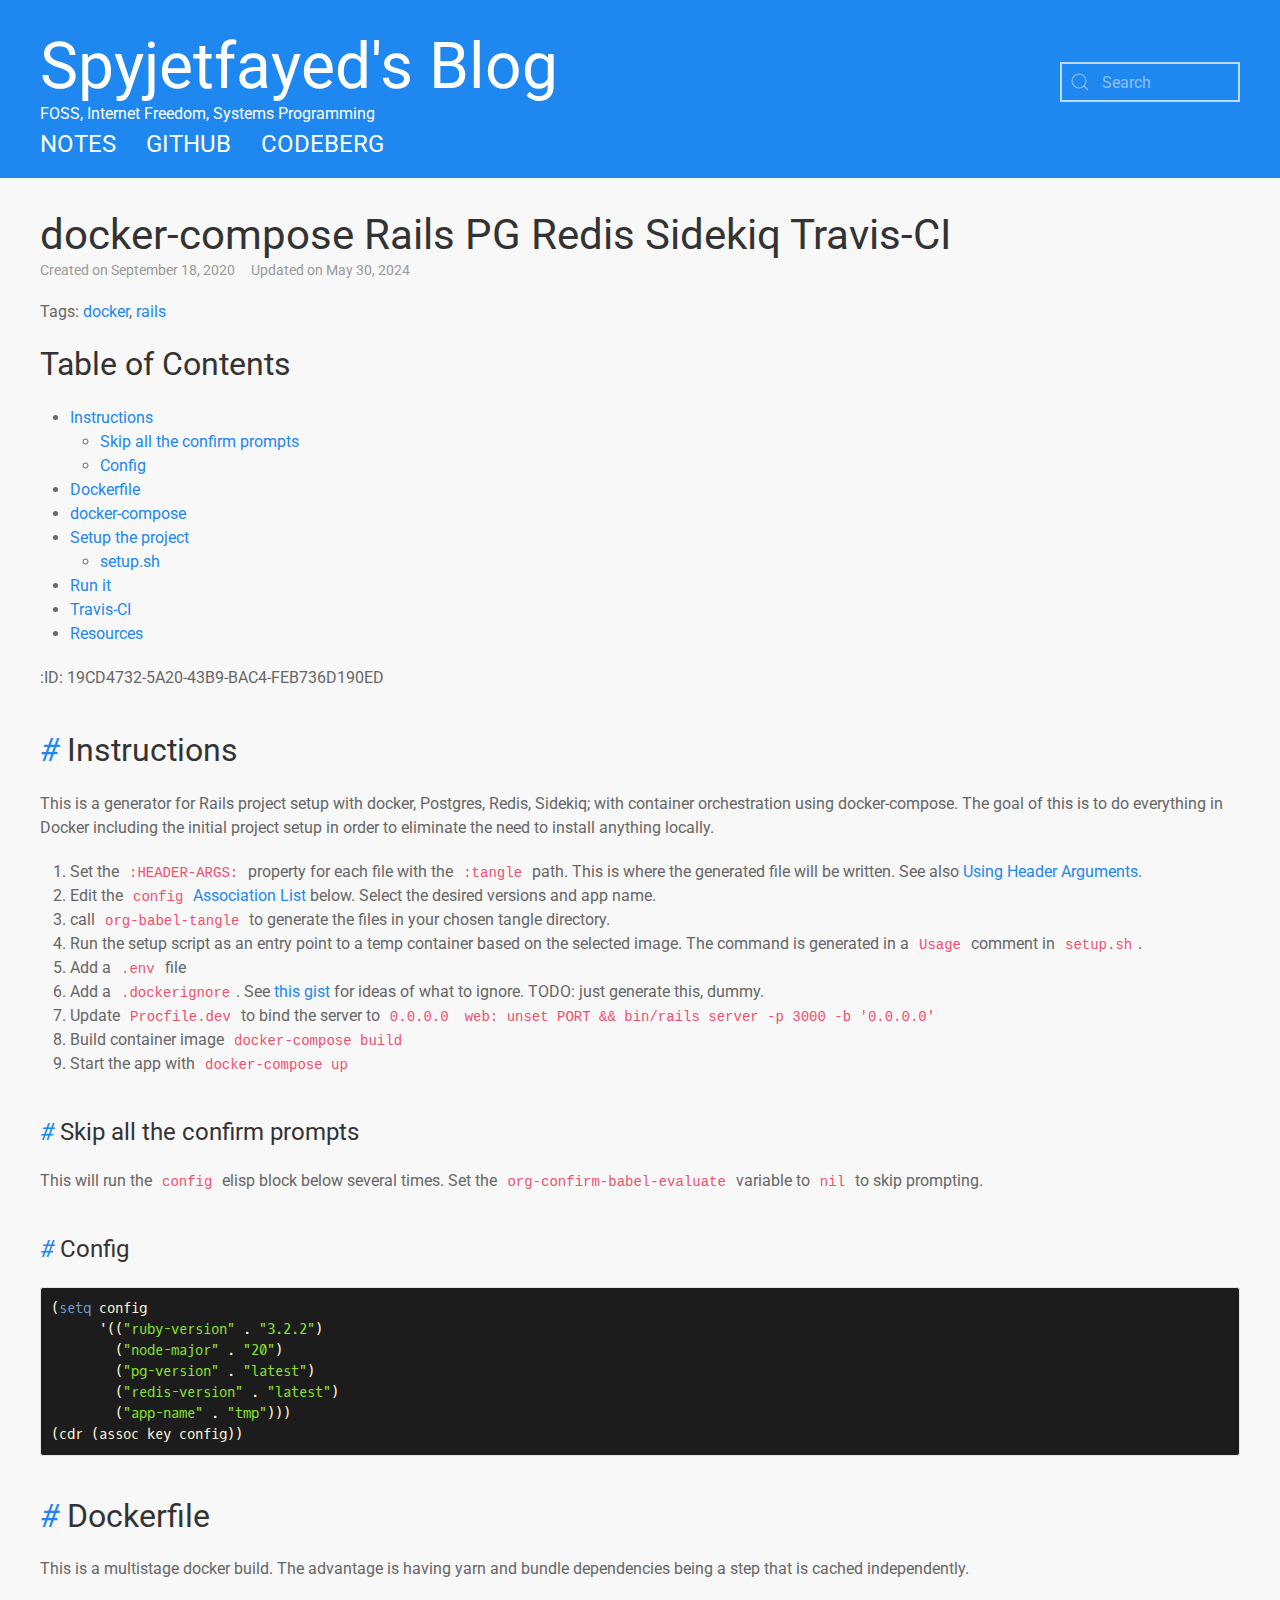
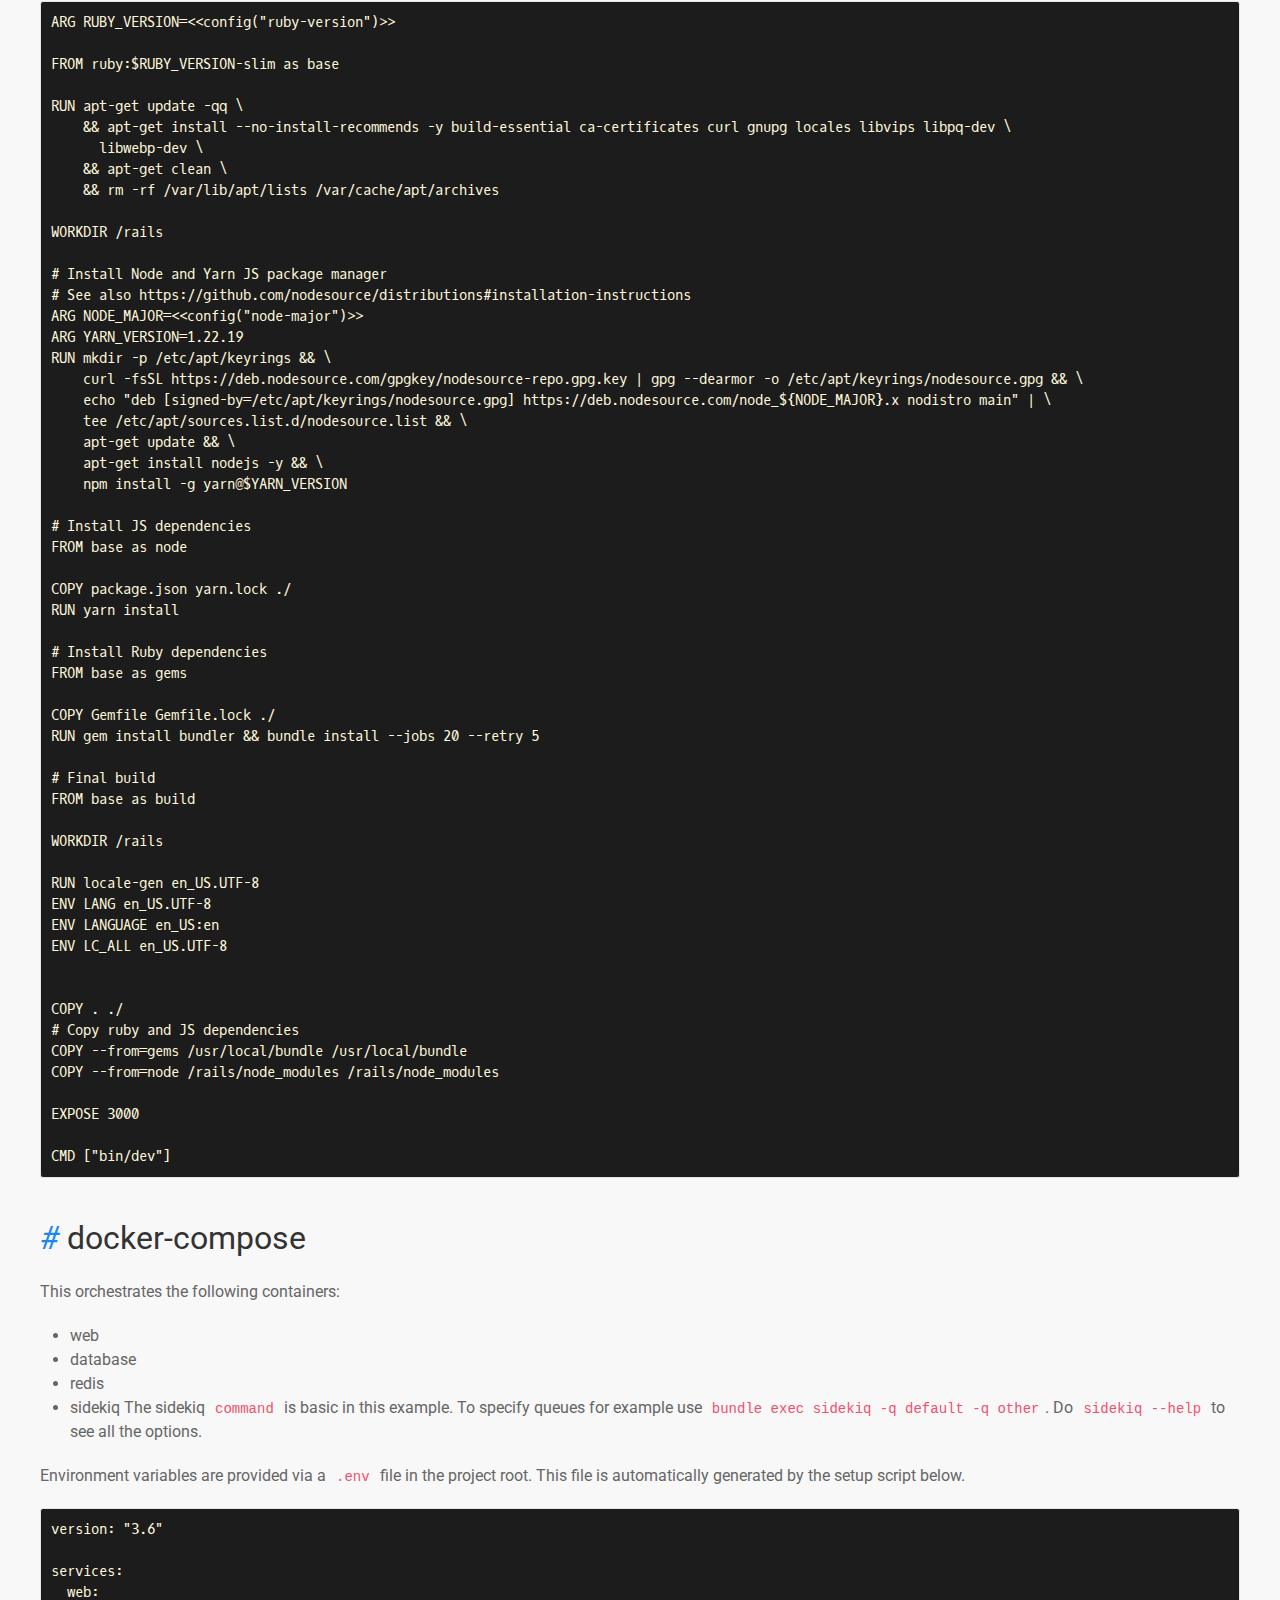
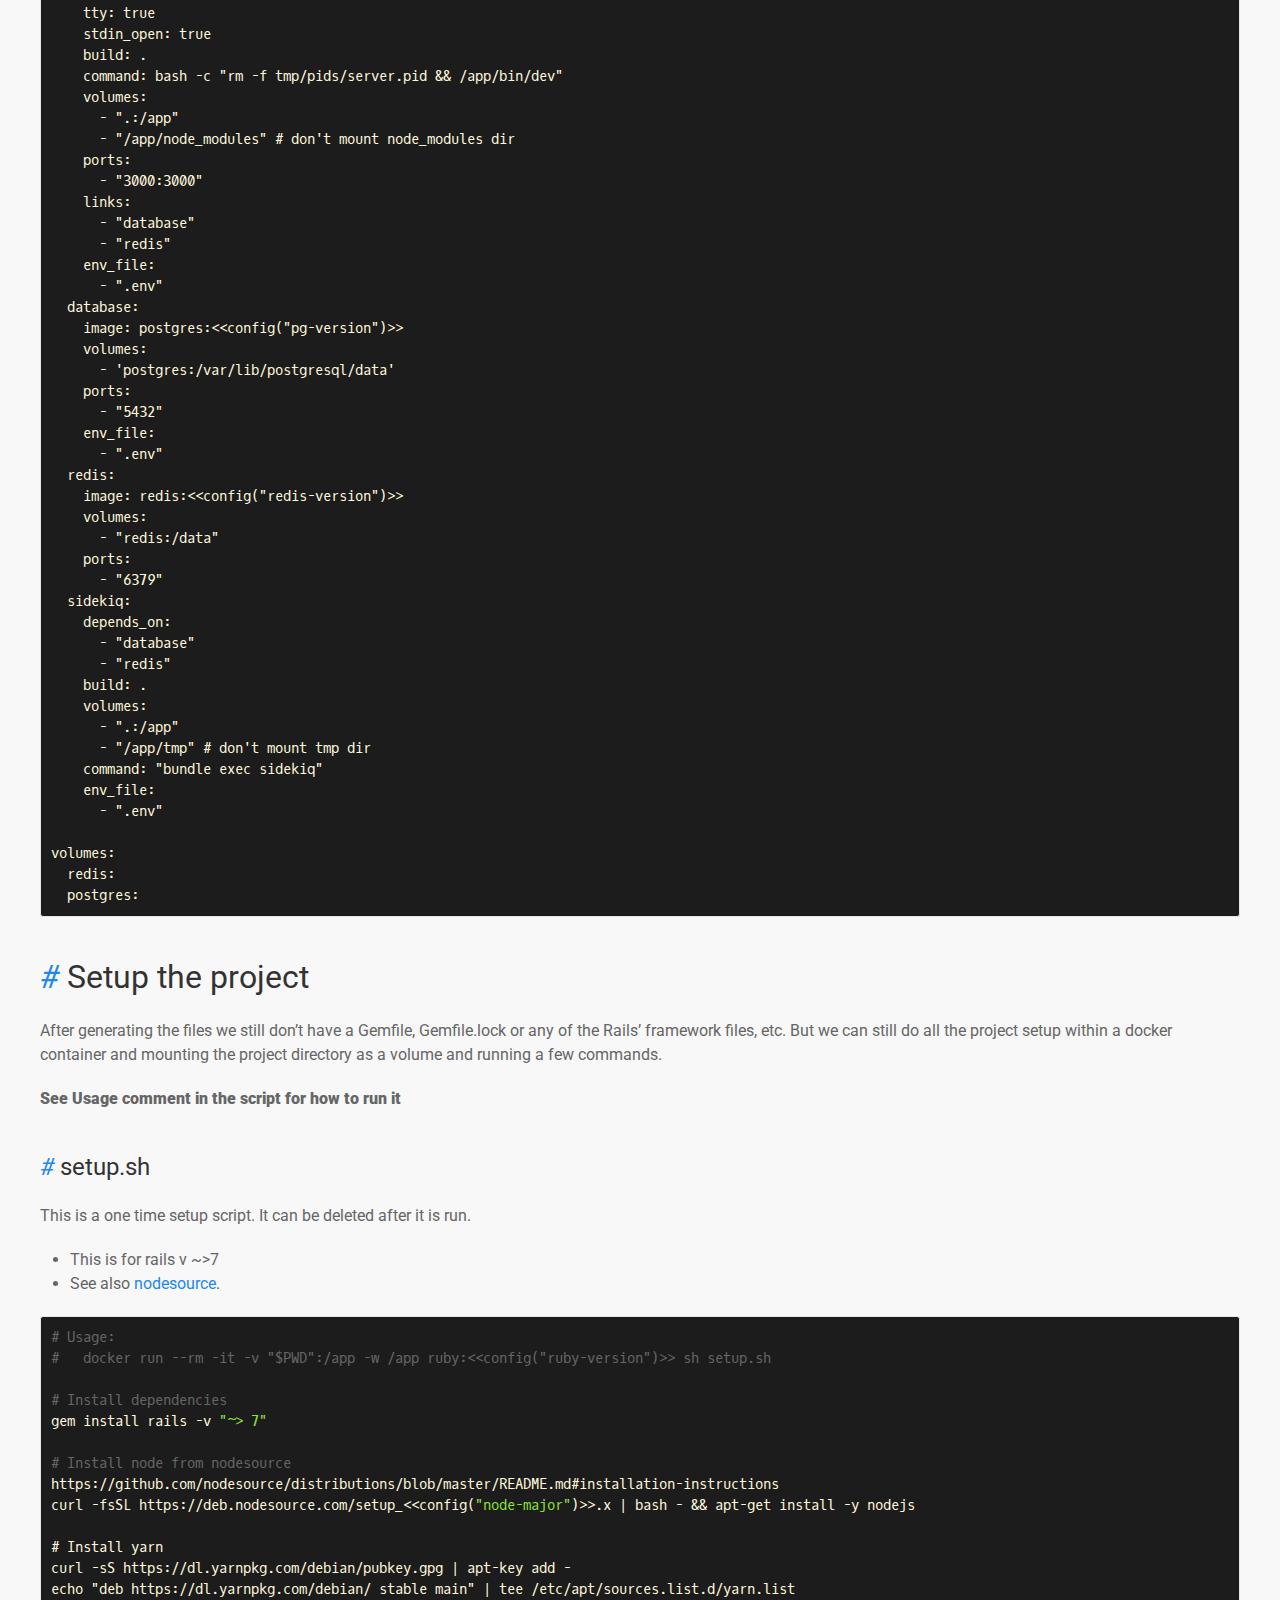
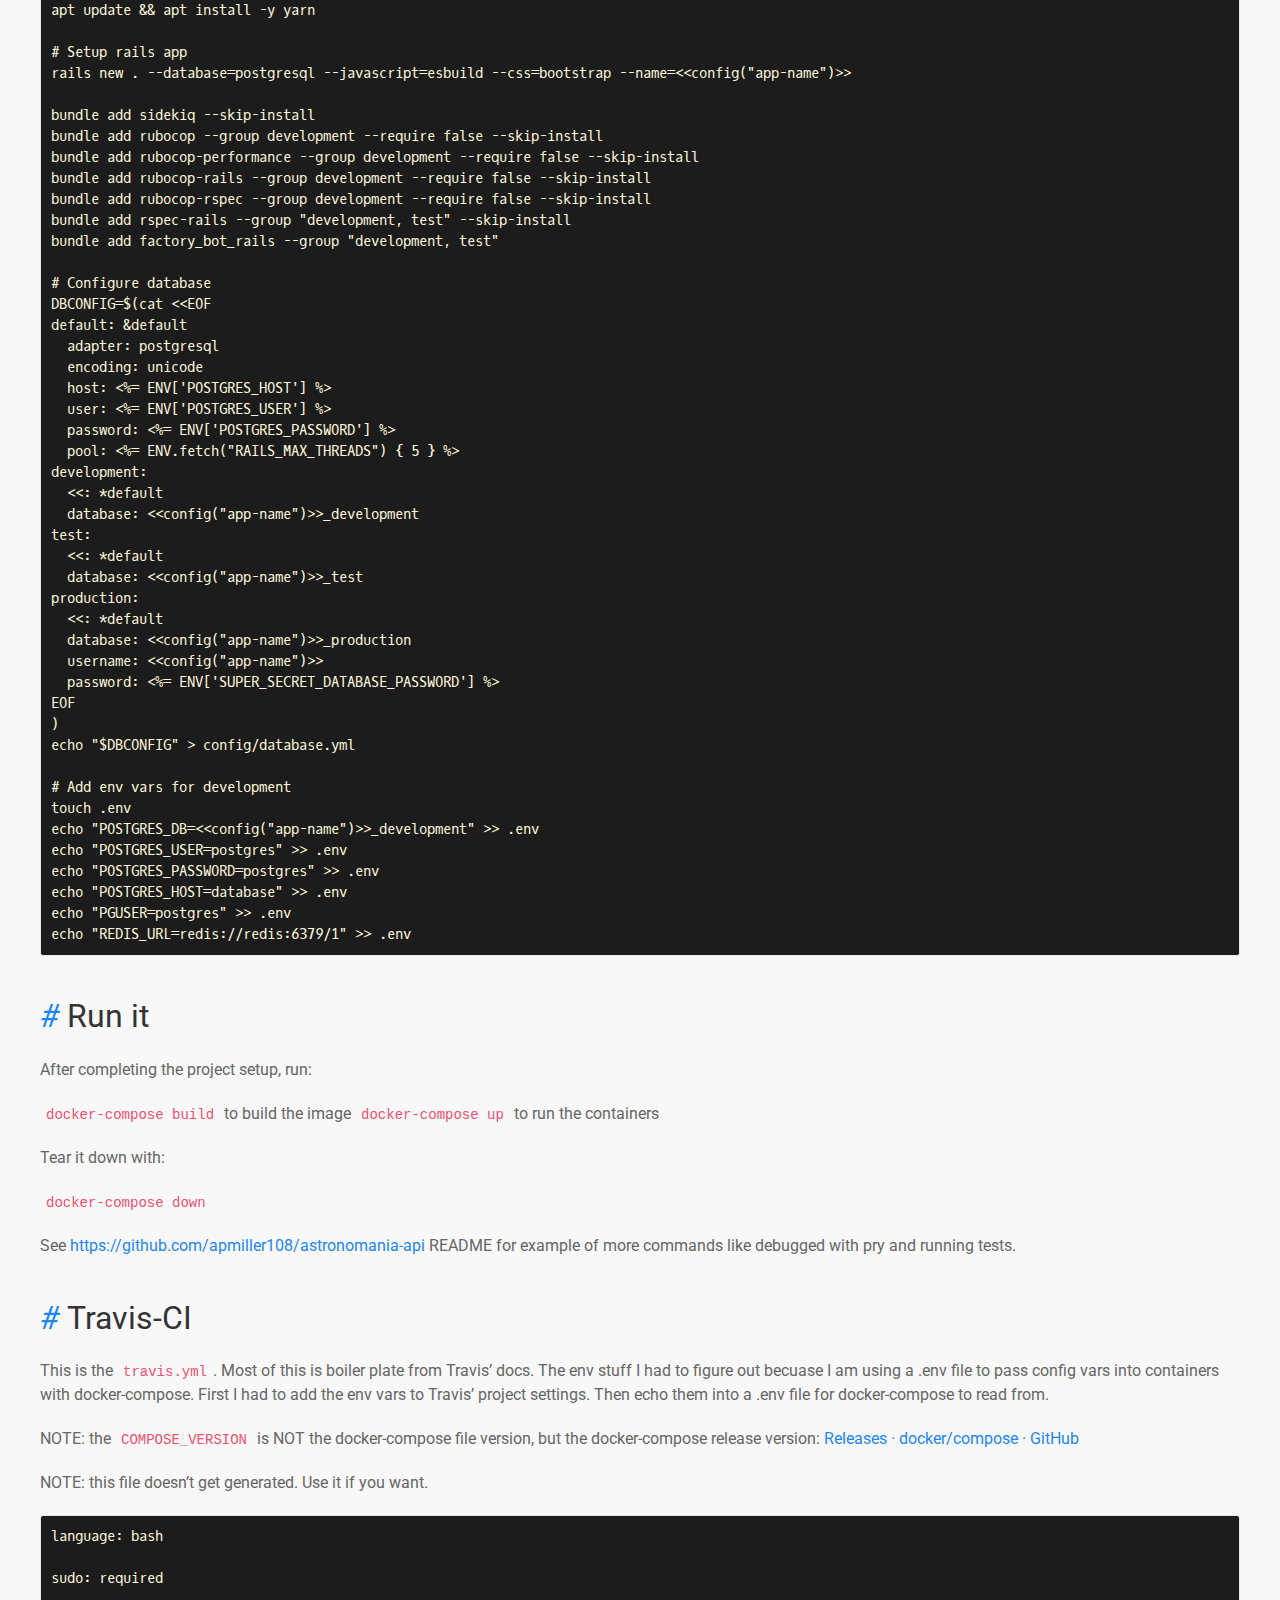
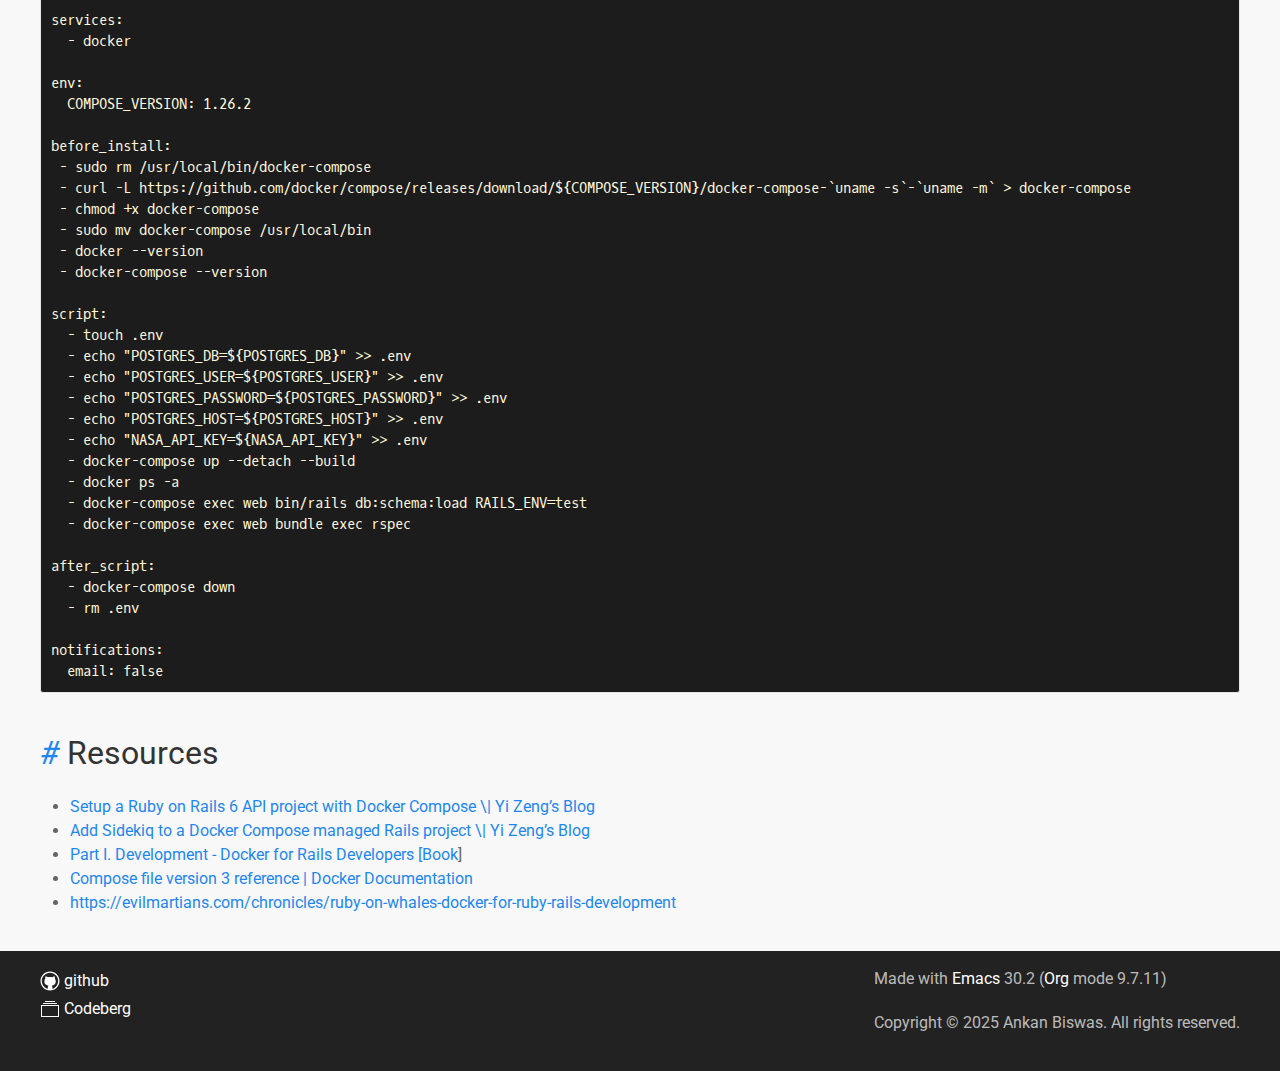
<file: 20200918194228-docker-compose_rails_pg_redis_sidekiq_travis-ci/index.html>
<!DOCTYPE html><html lang="en"><head><meta charset="utf-8"/><meta author="Ankan Biswas"/><meta name="viewport" content="width=device-width, initial-scale=1, shrink-to-fit=no"/><link rel="apple-touch-icon" sizes="180x180" href="/favicon/apple-touch-icon.png?v=1"/><link rel="icon" type="image/png" sizes="32x32" href="/favicon/favicon-32x32.png?v=1"/><link rel="icon" type="image/png" sizes="16x16" href="/favicon/favicon-16x16.png?v=1"/><link rel="manifest" href="/favicon/manifest.json?v=1"/><link rel="mask-icon" href="/favicon/safari-pinned-tab.svg?v=1"/><link rel="stylesheet" href="/css/uikit.min.css"/><link rel="stylesheet" href="/css/code.css"/><link rel="stylesheet" href="/css/site.css"/><script src="/js/uikit.min.js"></script><script src="/js/uikit-icons.min.js"></script><script src="/js/lunr.min.js"></script><script src="/js/site.js"></script><title>docker-compose Rails PG Redis Sidekiq Travis-CI - Spyjetfayed's Blog</title></head><body><div class="header uk-section uk-section-primary"><div class="heading uk-container"><div class="site-title-container uk-flex uk-flex-middle"><h1 class="site-title uk-h1 uk-heading-medium">Spyjetfayed's Blog</h1><form class="uk-search uk-search-default search-form" id="search-form"><span uk-search-icon=""></span><input class="uk-search-input" type="search" placeholder="Search"/></form></div><div class="site-tagline uk-text-lead">FOSS, Internet Freedom, Systems Programming</div></div><div class="uk-container"><nav class="uk-navbar-container uk-navbar-transparent" uk-navbar="uk-navbar"><div class="uk-navbar-left"><ul class="uk-navbar-nav"><li><a class="nav-link" href="/">Notes</a></li><li><a class="nav-link" href="https://github.com/spyjetfayed">Github</a></li><li><a class="nav-link" href="https://codeberg.org/spyjetfayed">Codeberg</a></li></ul></div></nav></div></div><div class="main uk-section uk-section-muted"><div class="note uk-container"><div class="note-content"><h1 class="note-title uk-h1">docker-compose Rails PG Redis Sidekiq Travis-CI</h1><div class="note-meta"><p class="note-created uk-article-meta">Created on September 18, 2020</p><p class="note-updated uk-article-meta">Updated on May 30, 2024</p></div><p class="blog-post-tags">Tags: <a href="/?tag=docker">docker</a>, <a href="/?tag=rails">rails</a></p><div id="table-of-contents" role="doc-toc">
<h2>Table of Contents</h2>
<div id="text-table-of-contents" role="doc-toc">
<ul>
<li><a href="#org5a0ece3">Instructions</a>
<ul>
<li><a href="#orge39547c">Skip all the confirm prompts</a></li>
<li><a href="#org2272fbe">Config</a></li>
</ul>
</li>
<li><a href="#org7bb507f">Dockerfile</a></li>
<li><a href="#orgf43e339">docker-compose</a></li>
<li><a href="#org617f565">Setup the project</a>
<ul>
<li><a href="#org4c7a904">setup.sh</a></li>
</ul>
</li>
<li><a href="#org6eb416f">Run it</a></li>
<li><a href="#org31cc26d">Travis-CI</a></li>
<li><a href="#orgb42faeb">Resources</a></li>
</ul>
</div>
</div>
<p>
:ID:       19CD4732-5A20-43B9-BAC4-FEB736D190ED
</p>
<h2><a id="instructions" class="anchor" href="#instructions"><i># </i></a>Instructions</h2><div class="outline-text-2" id="text-org5a0ece3">
<p>
This is a generator for Rails project setup with docker, Postgres, Redis,
Sidekiq; with container orchestration using docker-compose. The goal of this
is to do everything in Docker including the initial project setup in order to
eliminate the need to install anything locally.
</p>

<ol class="org-ol">
<li>Set the <code>:HEADER-ARGS:</code> property for each file with the <code>:tangle</code> path.
This is where the generated file will be written.
See also <a href="//orgmode.org/manual/Using-Header-Arguments.html#Using-Header-Arguments">Using Header Arguments</a>.</li>
<li>Edit the <code>config</code> <a href="//www.gnu.org/software/emacs/manual/html_node/elisp/Association-Lists.html">Association List</a> below. Select the desired versions and
app name.</li>
<li>call <code>org-babel-tangle</code> to generate the files in your chosen tangle
directory.</li>
<li>Run the setup script as an entry point to a temp container based on the
selected image. The command is generated in a <code>Usage</code> comment in
<code>setup.sh</code>.</li>
<li>Add a <code>.env</code> file</li>
<li>Add a <code>.dockerignore</code>. See <a href="//gist.github.com/yizeng/eeeb48d6823801061791cc5581f7e1fc">this gist</a> for ideas of what to ignore.
TODO: just generate this, dummy.</li>
<li>Update <code>Procfile.dev</code> to bind the server to <code>0.0.0.0</code>
<code>web: unset PORT &amp;&amp; bin/rails server -p 3000 -b '0.0.0.0'</code></li>
<li>Build container image <code>docker-compose build</code></li>
<li>Start the app with <code>docker-compose up</code></li>
</ol>
</div>
<h3><a id="skipalltheconfirmprompts" class="anchor" href="#skipalltheconfirmprompts"><i># </i></a>Skip all the confirm prompts</h3><div class="outline-text-3" id="text-orge39547c">
<p>
This will run the <code>config</code> elisp block below several times. Set the
<code>org-confirm-babel-evaluate</code> variable to <code>nil</code> to skip prompting.
</p>
</div>
<h3><a id="config" class="anchor" href="#config"><i># </i></a>Config</h3><div class="outline-text-3" id="text-org2272fbe">
<div class="org-src-container">
<pre class="src src-emacs-lisp" id="org7990367">(<span class="org-keyword">setq</span> config
      '((<span class="org-string">"ruby-version"</span> . <span class="org-string">"3.2.2"</span>)
        (<span class="org-string">"node-major"</span> . <span class="org-string">"20"</span>)
        (<span class="org-string">"pg-version"</span> . <span class="org-string">"latest"</span>)
        (<span class="org-string">"redis-version"</span> . <span class="org-string">"latest"</span>)
        (<span class="org-string">"app-name"</span> . <span class="org-string">"tmp"</span>)))
(cdr (assoc key config))
</pre>
</div>
</div>
<h2><a id="dockerfile" class="anchor" href="#dockerfile"><i># </i></a>Dockerfile</h2><div class="outline-text-2" id="text-org7bb507f">
<p>
This is a multistage docker build. The advantage is having yarn and bundle
dependencies being a step that is cached independently.
</p>

<div class="org-src-container">
<pre class="src src-dockerfile">ARG RUBY_VERSION=&lt;&lt;config("ruby-version")&gt;&gt;

FROM ruby:$RUBY_VERSION-slim as base

RUN apt-get update -qq \
    &amp;&amp; apt-get install --no-install-recommends -y build-essential ca-certificates curl gnupg locales libvips libpq-dev \
      libwebp-dev \
    &amp;&amp; apt-get clean \
    &amp;&amp; rm -rf /var/lib/apt/lists /var/cache/apt/archives

WORKDIR /rails

# Install Node and Yarn JS package manager
# See also https://github.com/nodesource/distributions#installation-instructions
ARG NODE_MAJOR=&lt;&lt;config("node-major")&gt;&gt;
ARG YARN_VERSION=1.22.19
RUN mkdir -p /etc/apt/keyrings &amp;&amp; \
    curl -fsSL https://deb.nodesource.com/gpgkey/nodesource-repo.gpg.key | gpg --dearmor -o /etc/apt/keyrings/nodesource.gpg &amp;&amp; \
    echo "deb [signed-by=/etc/apt/keyrings/nodesource.gpg] https://deb.nodesource.com/node_${NODE_MAJOR}.x nodistro main" | \
    tee /etc/apt/sources.list.d/nodesource.list &amp;&amp; \
    apt-get update &amp;&amp; \
    apt-get install nodejs -y &amp;&amp; \
    npm install -g yarn@$YARN_VERSION

# Install JS dependencies
FROM base as node

COPY package.json yarn.lock ./
RUN yarn install

# Install Ruby dependencies
FROM base as gems

COPY Gemfile Gemfile.lock ./
RUN gem install bundler &amp;&amp; bundle install --jobs 20 --retry 5

# Final build
FROM base as build

WORKDIR /rails

RUN locale-gen en_US.UTF-8
ENV LANG en_US.UTF-8
ENV LANGUAGE en_US:en
ENV LC_ALL en_US.UTF-8


COPY . ./
# Copy ruby and JS dependencies
COPY --from=gems /usr/local/bundle /usr/local/bundle
COPY --from=node /rails/node_modules /rails/node_modules

EXPOSE 3000

CMD ["bin/dev"]
</pre>
</div>
</div>
<h2><a id="dockercompose" class="anchor" href="#dockercompose"><i># </i></a>docker-compose</h2><div class="outline-text-2" id="text-orgf43e339">
<p>
This orchestrates the following containers:
</p>
<ul class="org-ul">
<li>web</li>
<li>database</li>
<li>redis</li>
<li>sidekiq
The sidekiq <code>command</code> is basic in this example. To specify queues for
example use <code>bundle exec sidekiq -q default -q other</code>. Do <code>sidekiq --help</code>
to see all the options.</li>
</ul>

<p>
Environment variables are provided via a <code>.env</code> file in the project root. This
file is automatically generated by the setup script below.
</p>

<div class="org-src-container">
<pre class="src src-dockerfile">version: "3.6"

services:
  web:
    tty: true
    stdin_open: true
    build: .
    command: bash -c "rm -f tmp/pids/server.pid &amp;&amp; /app/bin/dev"
    volumes:
      - ".:/app"
      - "/app/node_modules" # don't mount node_modules dir
    ports:
      - "3000:3000"
    links:
      - "database"
      - "redis"
    env_file:
      - ".env"
  database:
    image: postgres:&lt;&lt;config("pg-version")&gt;&gt;
    volumes:
      - 'postgres:/var/lib/postgresql/data'
    ports:
      - "5432"
    env_file:
      - ".env"
  redis:
    image: redis:&lt;&lt;config("redis-version")&gt;&gt;
    volumes:
      - "redis:/data"
    ports:
      - "6379"
  sidekiq:
    depends_on:
      - "database"
      - "redis"
    build: .
    volumes:
      - ".:/app"
      - "/app/tmp" # don't mount tmp dir
    command: "bundle exec sidekiq"
    env_file:
      - ".env"

volumes:
  redis:
  postgres:
</pre>
</div>
</div>
<h2><a id="setuptheproject" class="anchor" href="#setuptheproject"><i># </i></a>Setup the project</h2><div class="outline-text-2" id="text-org617f565">
<p>
After generating the files we still don&rsquo;t have a Gemfile, Gemfile.lock or any
of the Rails&rsquo; framework files, etc. But we can still do all the project setup
within a docker container and mounting the project directory as a volume and
running a few commands.
</p>

<p>
<b><b>See Usage comment in the script for how to run it</b></b>
</p>
</div>
<h3><a id="setupsh" class="anchor" href="#setupsh"><i># </i></a>setup.sh</h3><div class="outline-text-3" id="text-org4c7a904">
<p>
This is a one time setup script. It can be deleted after it is run.
</p>
<ul class="org-ul">
<li>This is for rails v ~&gt;7</li>
<li>See also <a href="//github.com/nodesource/distributions/blob/master/README.md#installation-instructions">nodesource</a>.</li>
</ul>

<div class="org-src-container">
<pre class="src src-shell"><span class="org-comment-delimiter"># </span><span class="org-comment">Usage:
</span><span class="org-comment-delimiter">#   </span><span class="org-comment">docker run --rm -it -v "$PWD":/app -w /app ruby:&lt;&lt;config("ruby-version")&gt;&gt; sh setup.sh
</span>
<span class="org-comment-delimiter"># </span><span class="org-comment">Install dependencies
</span>gem install rails -v <span class="org-string">"~&gt; 7"</span>

<span class="org-comment-delimiter"># </span><span class="org-comment">Install node from nodesource
</span>https://github.com/nodesource/distributions/blob/master/README.md#installation-instructions
curl -fsSL https://deb.nodesource.com/setup_&lt;&lt;config(<span class="org-string">"node-major"</span>)&gt;&gt;.x | bash - &amp;&amp; apt-get install -y nodejs<span class="org-sh-heredoc">

# Install yarn
curl -sS https://dl.yarnpkg.com/debian/pubkey.gpg | apt-key add -
echo "deb https://dl.yarnpkg.com/debian/ stable main" | tee /etc/apt/sources.list.d/yarn.list
apt update &amp;&amp; apt install -y yarn

# Setup rails app
rails new . --database=postgresql --javascript=esbuild --css=bootstrap --name=&lt;&lt;config("app-name")&gt;&gt;

bundle add sidekiq --skip-install
bundle add rubocop --group development --require false --skip-install
bundle add rubocop-performance --group development --require false --skip-install
bundle add rubocop-rails --group development --require false --skip-install
bundle add rubocop-rspec --group development --require false --skip-install
bundle add rspec-rails --group "development, test" --skip-install
bundle add factory_bot_rails --group "development, test"

# Configure database
DBCONFIG=$(cat &lt;&lt;EOF
default: &amp;default
  adapter: postgresql
  encoding: unicode
  host: &lt;%= ENV['POSTGRES_HOST'] %&gt;
  user: &lt;%= ENV['POSTGRES_USER'] %&gt;
  password: &lt;%= ENV['POSTGRES_PASSWORD'] %&gt;
  pool: &lt;%= ENV.fetch("RAILS_MAX_THREADS") { 5 } %&gt;
development:
  &lt;&lt;: *default
  database: &lt;&lt;config("app-name")&gt;&gt;_development
test:
  &lt;&lt;: *default
  database: &lt;&lt;config("app-name")&gt;&gt;_test
production:
  &lt;&lt;: *default
  database: &lt;&lt;config("app-name")&gt;&gt;_production
  username: &lt;&lt;config("app-name")&gt;&gt;
  password: &lt;%= ENV['SUPER_SECRET_DATABASE_PASSWORD'] %&gt;
EOF
)
echo "$DBCONFIG" &gt; config/database.yml

# Add env vars for development
touch .env
echo "POSTGRES_DB=&lt;&lt;config("app-name")&gt;&gt;_development" &gt;&gt; .env
echo "POSTGRES_USER=postgres" &gt;&gt; .env
echo "POSTGRES_PASSWORD=postgres" &gt;&gt; .env
echo "POSTGRES_HOST=database" &gt;&gt; .env
echo "PGUSER=postgres" &gt;&gt; .env
echo "REDIS_URL=redis://redis:6379/1" &gt;&gt; .env</span>
</pre>
</div>
</div>
<h2><a id="runit" class="anchor" href="#runit"><i># </i></a>Run it</h2><div class="outline-text-2" id="text-org6eb416f">
<p>
After completing the project setup, run:
</p>

<p>
<code>docker-compose build</code> to build the image
<code>docker-compose up</code> to run the containers
</p>

<p>
Tear it down with:
</p>

<p>
<code>docker-compose down</code>
</p>

<p>
See <a href="https://github.com/apmiller108/astronomania-api">https://github.com/apmiller108/astronomania-api</a> README for
example of more commands like debugged with pry and running tests.
</p>
</div>
<h2><a id="travisci" class="anchor" href="#travisci"><i># </i></a>Travis-CI</h2><div class="outline-text-2" id="text-org31cc26d">
<p>
This is the <code>travis.yml</code>. Most of this is boiler plate from Travis&rsquo; docs. The
env stuff I had to figure out becuase I am using a .env file to pass config
vars into containers with docker-compose. First I had to add the env vars to
Travis&rsquo; project settings. Then echo them into a .env file for docker-compose
to read from.
</p>

<p>
NOTE: the <code>COMPOSE_VERSION</code> is NOT the docker-compose file version, but
the docker-compose release version:
<a href="//github.com/docker/compose/releases">Releases · docker/compose · GitHub</a>
</p>

<p>
NOTE: this file doesn&rsquo;t get generated. Use it if you want.
</p>

<div class="org-src-container">
<pre class="src src-yaml">language: bash

sudo: required

services:
  - docker

env:
  COMPOSE_VERSION: 1.26.2

before_install:
 - sudo rm /usr/local/bin/docker-compose
 - curl -L https://github.com/docker/compose/releases/download/${COMPOSE_VERSION}/docker-compose-`uname -s`-`uname -m` &gt; docker-compose
 - chmod +x docker-compose
 - sudo mv docker-compose /usr/local/bin
 - docker --version
 - docker-compose --version

script:
  - touch .env
  - echo "POSTGRES_DB=${POSTGRES_DB}" &gt;&gt; .env
  - echo "POSTGRES_USER=${POSTGRES_USER}" &gt;&gt; .env
  - echo "POSTGRES_PASSWORD=${POSTGRES_PASSWORD}" &gt;&gt; .env
  - echo "POSTGRES_HOST=${POSTGRES_HOST}" &gt;&gt; .env
  - echo "NASA_API_KEY=${NASA_API_KEY}" &gt;&gt; .env
  - docker-compose up --detach --build
  - docker ps -a
  - docker-compose exec web bin/rails db:schema:load RAILS_ENV=test
  - docker-compose exec web bundle exec rspec

after_script:
  - docker-compose down
  - rm .env

notifications:
  email: false
</pre>
</div>
</div>
<h2><a id="resources" class="anchor" href="#resources"><i># </i></a>Resources</h2><div class="outline-text-2" id="text-orgb42faeb">
<ul class="org-ul">
<li><a href="//yizeng.me/2019/11/09/setup-a-ruby-on-rails-6-api-project-with-docker-compose/">Setup a Ruby on Rails 6 API project with Docker Compose \| Yi Zeng&rsquo;s Blog</a></li>
<li><a href="//yizeng.me/2019/11/17/add-sidekiq-to-a-docker-compose-managed-rails-project/">Add Sidekiq to a Docker Compose managed Rails project \| Yi Zeng&rsquo;s Blog</a></li>
<li><a href="//learning.oreilly.com/library/view/docker-for-rails/9781680506730/f_0014.xhtml#part-development">Part I. Development - Docker for Rails Developers [Book</a>]</li>
<li><a href="//docs.docker.com/compose/compose-file/">Compose file version 3 reference | Docker Documentation</a></li>
<li><a href="https://evilmartians.com/chronicles/ruby-on-whales-docker-for-ruby-rails-development">https://evilmartians.com/chronicles/ruby-on-whales-docker-for-ruby-rails-development</a></li>
</ul>
</div>
</div><script src="https://utteranc.es/client.js" repo="spyjetfayed/spyjetfayed.github.io" issue-term="title" label="comments" theme="boxy-light" crossorigin="anonymous" async="async"></script></div></div><footer class="footer uk-section uk-section-secondary"><div class="uk-container footer-container"><div class="footer-links"><a href="https://github.com/spyjetfayed" class="footer-link" uk-icon="icon: github-alt">github</a><a href="https://codeberg.org/spyjetfayed/" class="footer-link" uk-icon="icon: album">Codeberg</a></div><div class="copyright"><p>Made with <a href="https://www.gnu.org/software/emacs/">Emacs</a> 30.2 (<a href="https://orgmode.org">Org</a> mode 9.7.11)</p><p>Copyright © 2025 Ankan Biswas. All rights reserved.</p></div></div></footer><div id="search-results" class="search-results" uk-modal=""><div class="uk-modal-dialog uk-modal-body"><h2 class="uk-modal-title" id="search-results-title">Search Results</h2><div id="search-results-body" class="search-results-body"></div><a class="uk-modal-close-default" uk-close=""></a></div></div></body></html>
</file>
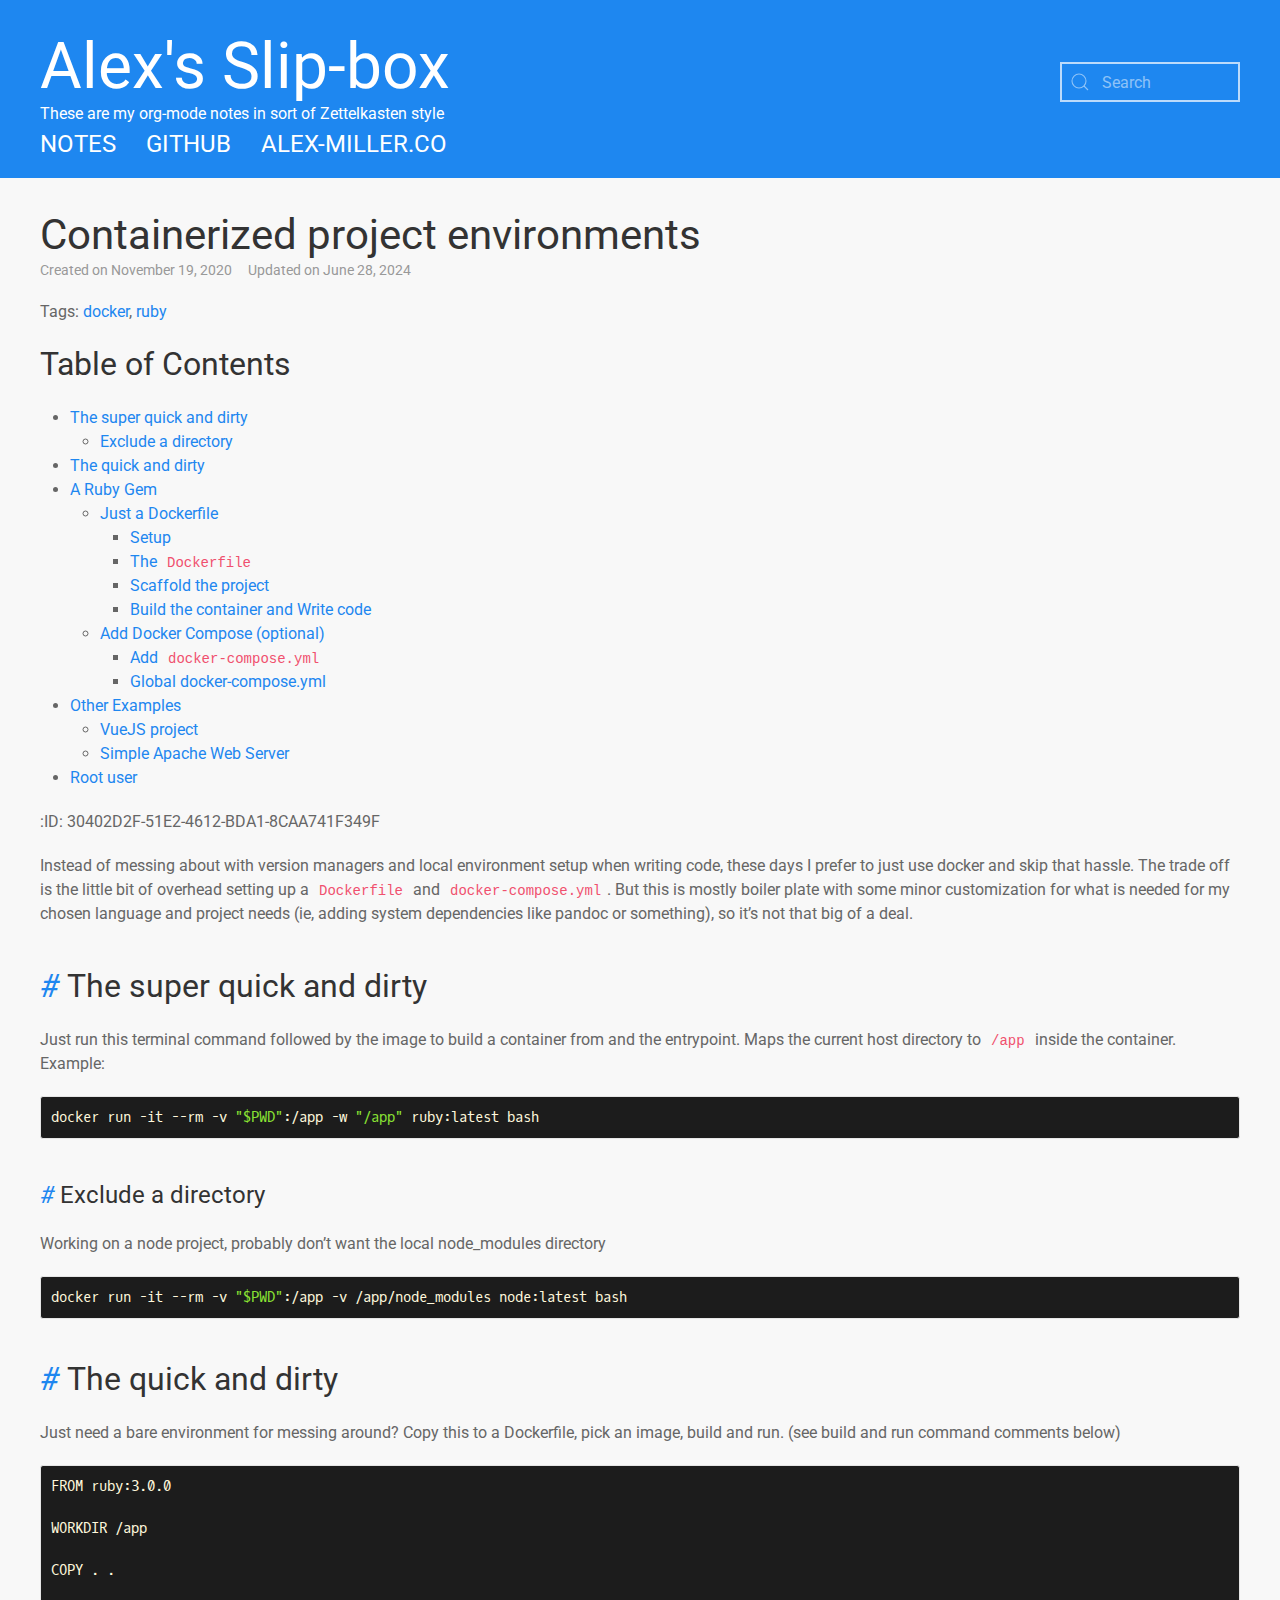
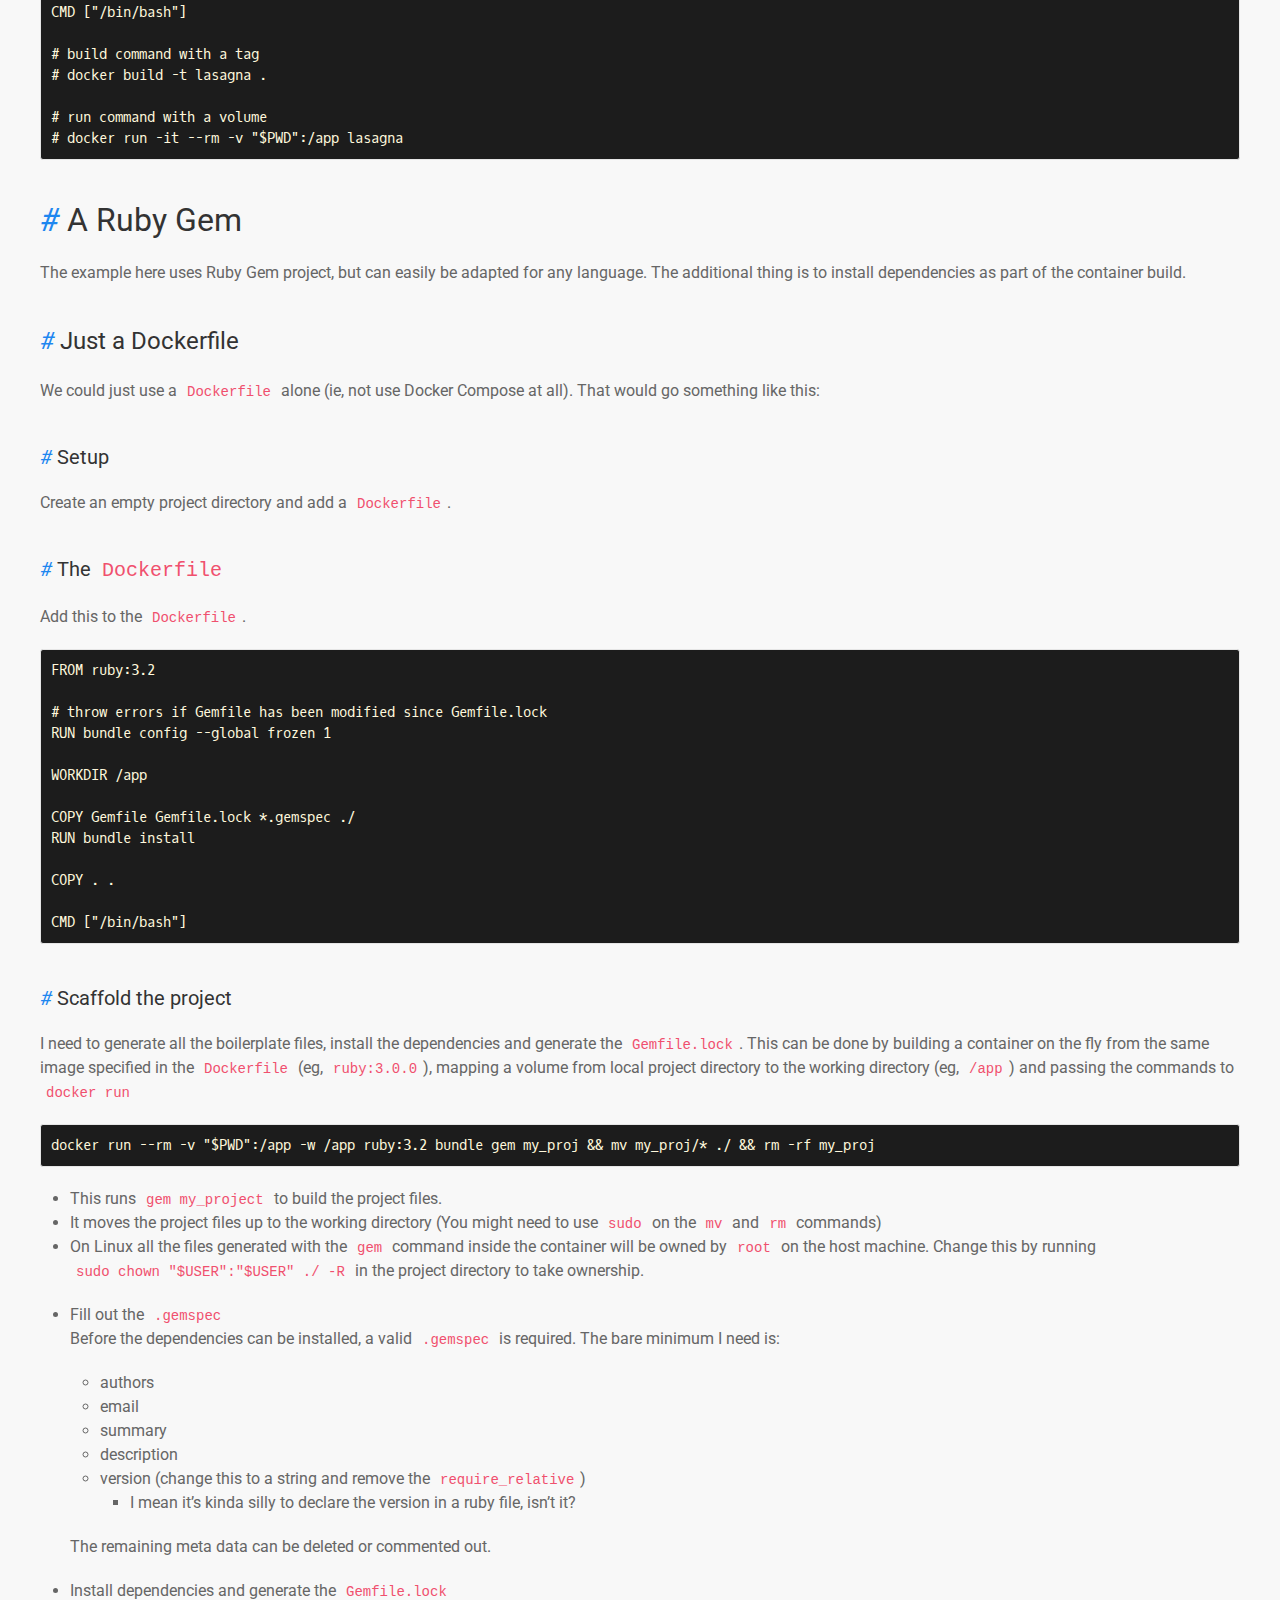
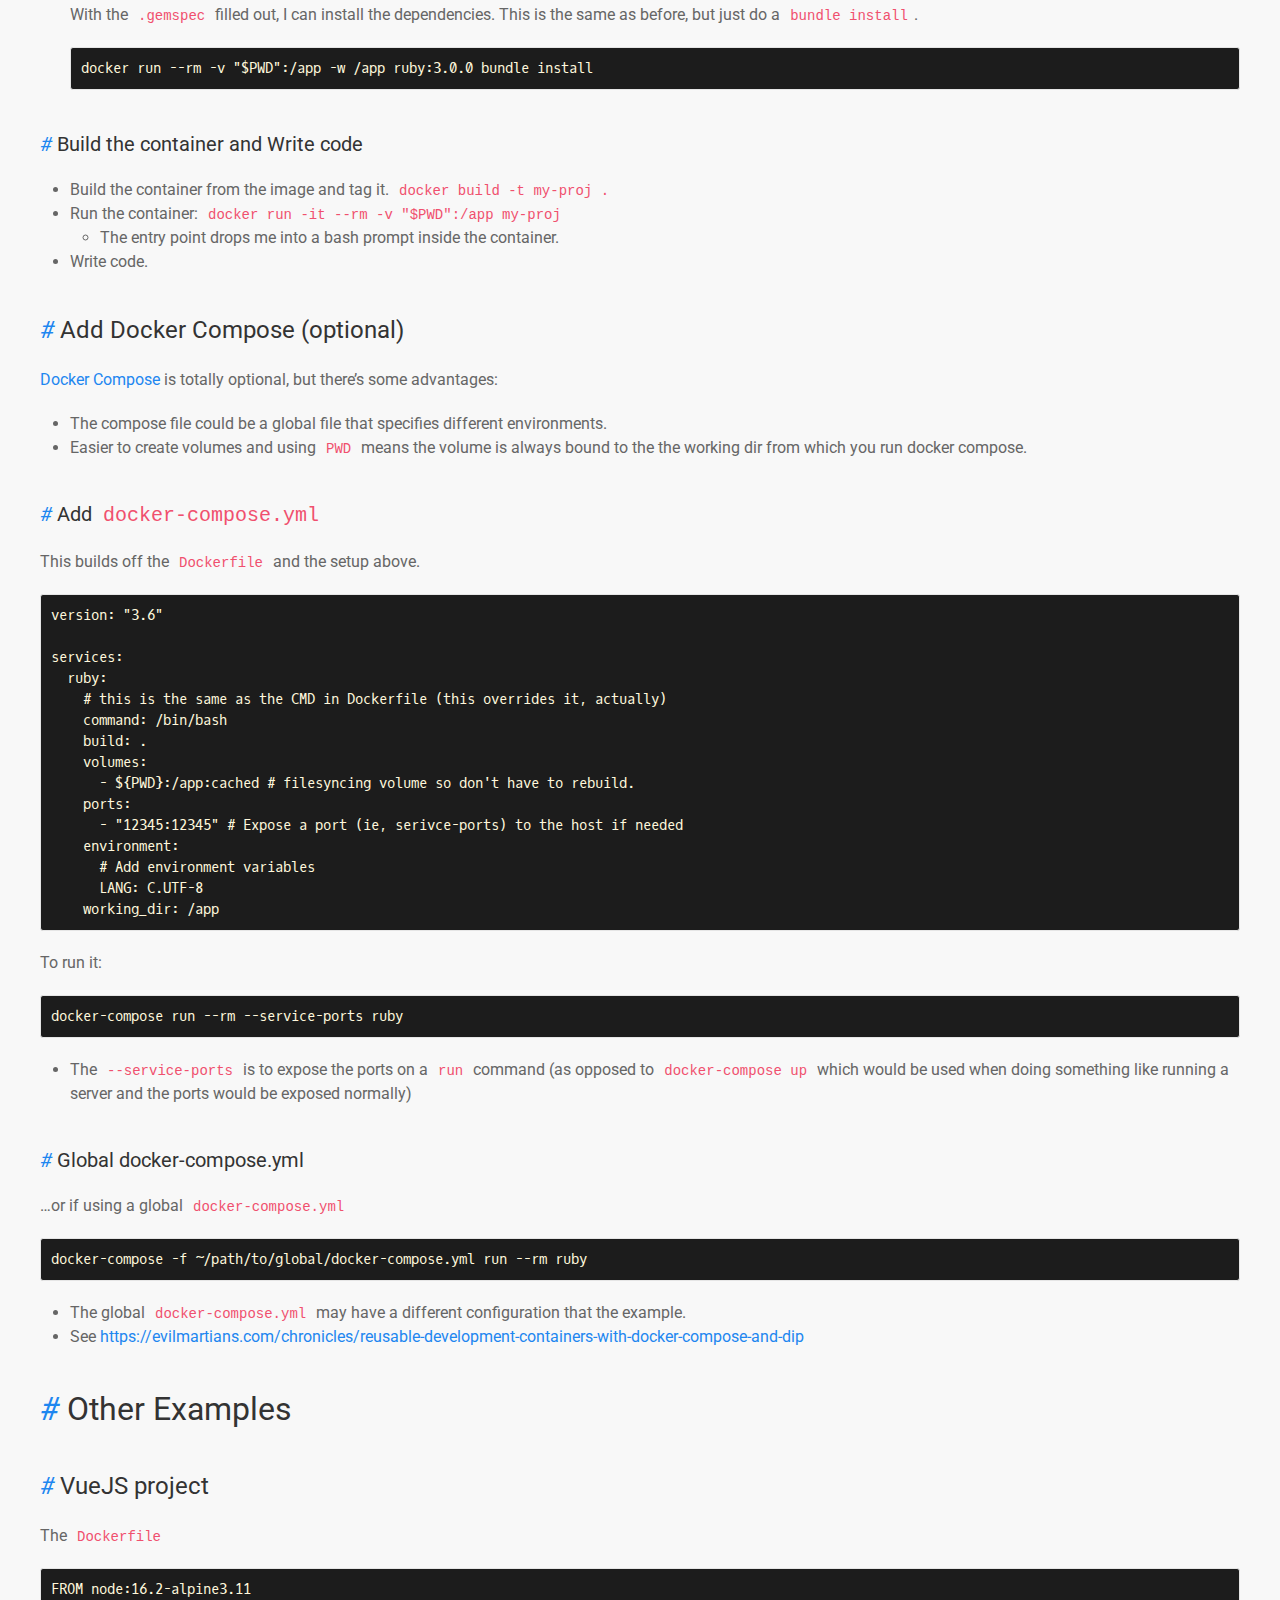
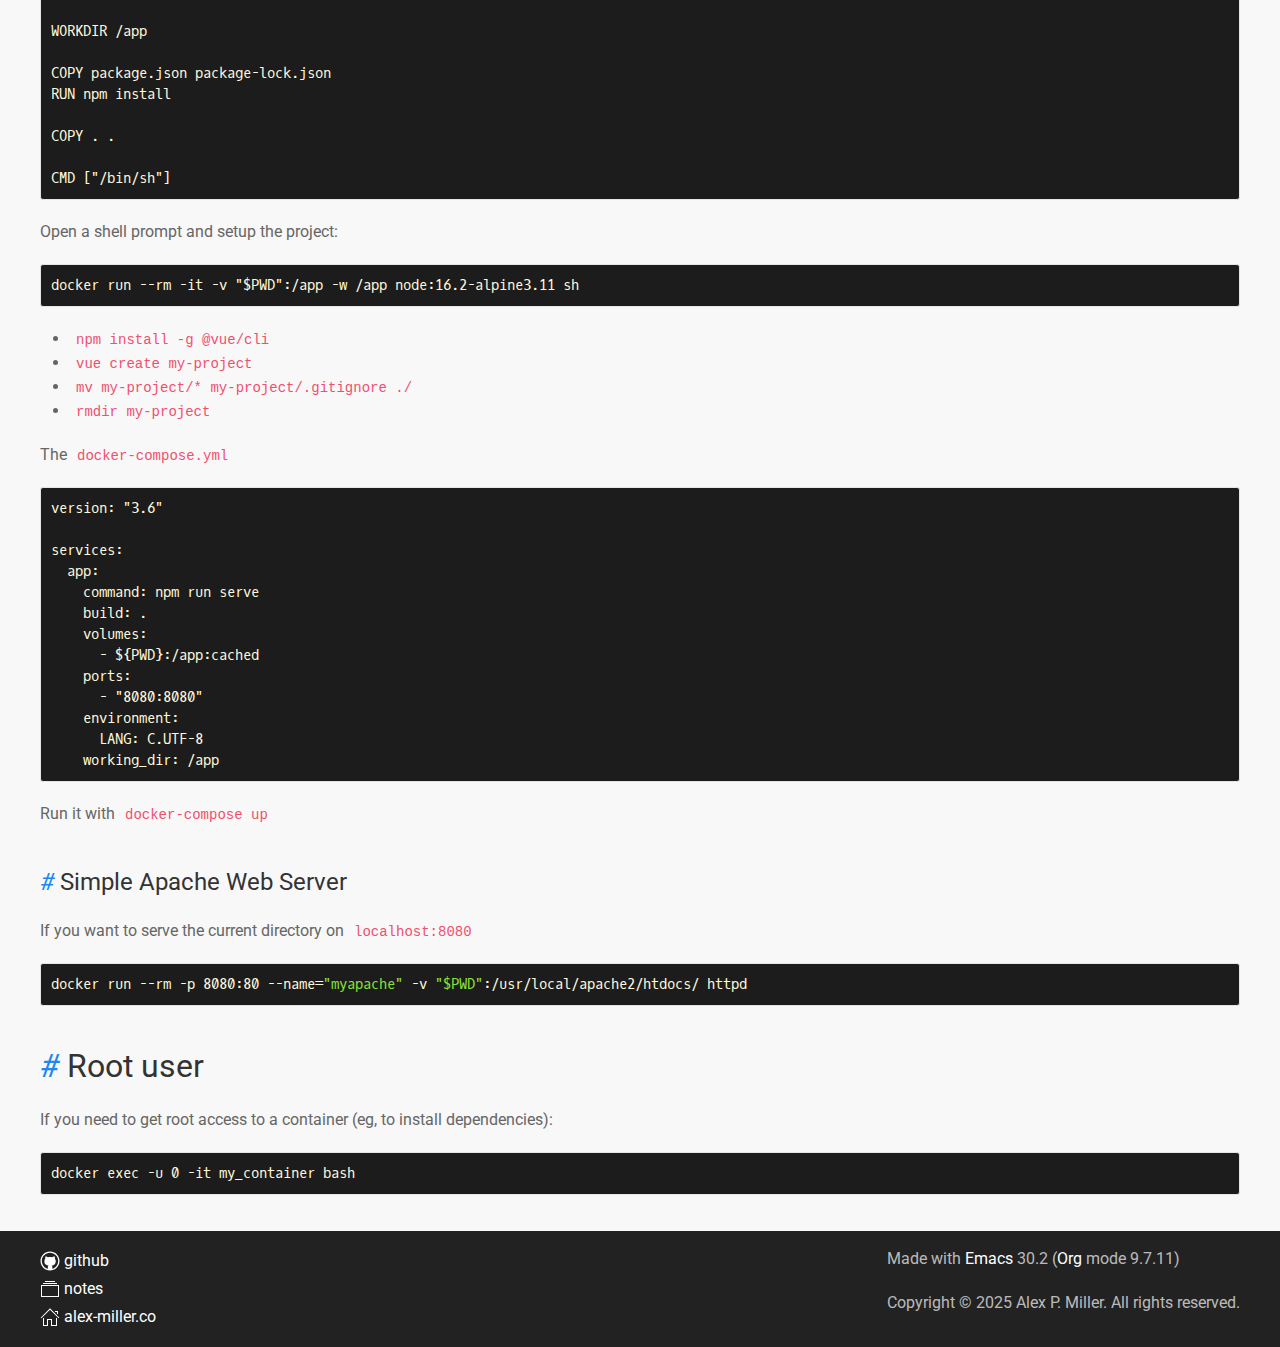
<file: 20201119184845-containerized_project_environments/index.html>
<!DOCTYPE html><html lang="en"><head><meta charset="utf-8"/><meta author="Alex P. Miller"/><meta name="viewport" content="width=device-width, initial-scale=1, shrink-to-fit=no"/><link rel="apple-touch-icon" sizes="180x180" href="/favicon/apple-touch-icon.png?v=1"/><link rel="icon" type="image/png" sizes="32x32" href="/favicon/favicon-32x32.png?v=1"/><link rel="icon" type="image/png" sizes="16x16" href="/favicon/favicon-16x16.png?v=1"/><link rel="manifest" href="/favicon/manifest.json?v=1"/><link rel="mask-icon" href="/favicon/safari-pinned-tab.svg?v=1"/><link rel="stylesheet" href="/css/uikit.min.css"/><link rel="stylesheet" href="/css/code.css"/><link rel="stylesheet" href="/css/site.css"/><script src="/js/uikit.min.js"></script><script src="/js/uikit-icons.min.js"></script><script src="/js/lunr.min.js"></script><script src="/js/site.js"></script><script src="https://www.googletagmanager.com/gtag/js?id=G-YM3EHHB2YQ"></script><script>window.dataLayer = window.dataLayer || [];
              function gtag(){dataLayer.push(arguments);}
              gtag('js', new Date());
              gtag('config', 'G-YM3EHHB2YQ');</script><title>Containerized project environments - Alex's Notes</title></head><body><div class="header uk-section uk-section-primary"><div class="heading uk-container"><div class="site-title-container uk-flex uk-flex-middle"><h1 class="site-title uk-h1 uk-heading-medium">Alex's Slip-box</h1><form class="uk-search uk-search-default search-form" id="search-form"><span uk-search-icon=""></span><input class="uk-search-input" type="search" placeholder="Search"/></form></div><div class="site-tagline uk-text-lead">These are my org-mode notes in sort of Zettelkasten style</div></div><div class="uk-container"><nav class="uk-navbar-container uk-navbar-transparent" uk-navbar="uk-navbar"><div class="uk-navbar-left"><ul class="uk-navbar-nav"><li><a class="nav-link" href="/">Notes</a></li><li><a class="nav-link" href="https://github.com/apmiller108">Github</a></li><li><a class="nav-link" href="https://alex-miller.co">alex-miller.co</a></li></ul></div></nav></div></div><div class="main uk-section uk-section-muted"><div class="note uk-container"><div class="note-content"><h1 class="note-title uk-h1">Containerized project environments</h1><div class="note-meta"><p class="note-created uk-article-meta">Created on November 19, 2020</p><p class="note-updated uk-article-meta">Updated on June 28, 2024</p></div><p class="blog-post-tags">Tags: <a href="/?tag=docker">docker</a>, <a href="/?tag=ruby">ruby</a></p><div id="table-of-contents" role="doc-toc">
<h2>Table of Contents</h2>
<div id="text-table-of-contents" role="doc-toc">
<ul>
<li><a href="#org5ce601a">The super quick and dirty</a>
<ul>
<li><a href="#org0d8db99">Exclude a directory</a></li>
</ul>
</li>
<li><a href="#org48f40a8">The quick and dirty</a></li>
<li><a href="#org40bf721">A Ruby Gem</a>
<ul>
<li><a href="#orgf66c413">Just a Dockerfile</a>
<ul>
<li><a href="#org498f879">Setup</a></li>
<li><a href="#orged1838a">The <code>Dockerfile</code></a></li>
<li><a href="#org72d377d">Scaffold the project</a></li>
<li><a href="#org8190d57">Build the container and Write code</a></li>
</ul>
</li>
<li><a href="#orgc0c938b">Add Docker Compose (optional)</a>
<ul>
<li><a href="#orge5a07ca">Add <code>docker-compose.yml</code></a></li>
<li><a href="#org721a261">Global docker-compose.yml</a></li>
</ul>
</li>
</ul>
</li>
<li><a href="#org2c0285b">Other Examples</a>
<ul>
<li><a href="#orgfefa7fb">VueJS project</a></li>
<li><a href="#orgdb5d31e">Simple Apache Web Server</a></li>
</ul>
</li>
<li><a href="#org4133525">Root user</a></li>
</ul>
</div>
</div>
<p>
:ID:       30402D2F-51E2-4612-BDA1-8CAA741F349F
</p>
<p>
Instead of messing about with version managers and local environment setup
when writing code, these days I prefer to just use docker and skip
that hassle. The trade off is the little bit of overhead setting up a
<code>Dockerfile</code> and <code>docker-compose.yml</code>. But this is mostly boiler plate with some
minor customization for what is needed for my chosen language and project
needs (ie, adding system dependencies like pandoc or something), so it&rsquo;s not
that big of a deal.
</p>
<h2><a id="thesuperquickanddirty" class="anchor" href="#thesuperquickanddirty"><i># </i></a>The super quick and dirty</h2><div class="outline-text-2" id="text-org5ce601a">
<p>
Just run this terminal command followed by the image to build a container from
and the entrypoint. Maps the current host directory to <code>/app</code> inside the
container. Example:
</p>

<div class="org-src-container">
<pre class="src src-shell">docker run -it --rm -v <span class="org-string">"$PWD"</span>:/app -w <span class="org-string">"/app"</span> ruby:latest bash
</pre>
</div>
</div>
<h3><a id="excludeadirectory" class="anchor" href="#excludeadirectory"><i># </i></a>Exclude a directory</h3><div class="outline-text-3" id="text-org0d8db99">
<p>
Working on a node project, probably don&rsquo;t want the local node_modules directory
</p>
<div class="org-src-container">
<pre class="src src-shell">docker run -it --rm -v <span class="org-string">"$PWD"</span>:/app -v /app/node_modules node:latest bash
</pre>
</div>
</div>
<h2><a id="thequickanddirty" class="anchor" href="#thequickanddirty"><i># </i></a>The quick and dirty</h2><div class="outline-text-2" id="text-org48f40a8">
<p>
Just need a bare environment for messing around? Copy this to a Dockerfile,
pick an image, build and run. (see build and run command comments below)
</p>

<div class="org-src-container">
<pre class="src src-dockerfile">FROM ruby:3.0.0

WORKDIR /app

COPY . .

CMD ["/bin/bash"]

# build command with a tag
# docker build -t lasagna .

# run command with a volume
# docker run -it --rm -v "$PWD":/app lasagna
</pre>
</div>
</div>
<h2><a id="arubygem" class="anchor" href="#arubygem"><i># </i></a>A Ruby Gem</h2><div class="outline-text-2" id="text-org40bf721">
<p>
The example here uses Ruby Gem project, but can easily be adapted for any
language. The additional thing is to install dependencies as part of the
container build.
</p>
</div>
<h3><a id="justadockerfile" class="anchor" href="#justadockerfile"><i># </i></a>Just a Dockerfile</h3><div class="outline-text-3" id="text-orgf66c413">
<p>
We could just use a <code>Dockerfile</code> alone (ie, not use Docker Compose at all).
That would go something like this:
</p>
</div>
<h4><a id="setup" class="anchor" href="#setup"><i># </i></a>Setup</h4><div class="outline-text-4" id="text-org498f879">
<p>
Create an empty project directory and add a <code>Dockerfile</code>.
</p>
</div>
<h4><a id="thedockerfile" class="anchor" href="#thedockerfile"><i># </i></a>The <code>Dockerfile</code></h4><div class="outline-text-4" id="text-orged1838a">
<p>
Add this to the <code>Dockerfile</code>.
</p>

<pre class="example" id="orge03c9f1">
FROM ruby:3.2

# throw errors if Gemfile has been modified since Gemfile.lock
RUN bundle config --global frozen 1

WORKDIR /app

COPY Gemfile Gemfile.lock *.gemspec ./
RUN bundle install

COPY . .

CMD ["/bin/bash"]
</pre>
</div>
<h4><a id="scaffoldtheproject" class="anchor" href="#scaffoldtheproject"><i># </i></a>Scaffold the project</h4><div class="outline-text-4" id="text-org72d377d">
<p>
I need to generate all the boilerplate files, install the dependencies and
generate the <code>Gemfile.lock</code>. This can be done by building a container on the
fly from the same image specified in the <code>Dockerfile</code> (eg, <code>ruby:3.0.0</code>),
mapping a volume from local project directory to the working directory (eg,
<code>/app</code>) and passing the commands to <code>docker run</code>
</p>

<pre class="example" id="org77205a7">
docker run --rm -v "$PWD":/app -w /app ruby:3.2 bundle gem my_proj &amp;&amp; mv my_proj/* ./ &amp;&amp; rm -rf my_proj
</pre>
<ul class="org-ul">
<li>This runs <code>gem my_project</code> to build the project files.</li>
<li>It moves the project files up to the working directory (You might need to
use <code>sudo</code> on the <code>mv</code> and <code>rm</code> commands)</li>
<li>On Linux all the files generated with the <code>gem</code> command inside the
container will be owned by <code>root</code> on the host machine. Change this by
running <code>sudo chown "$USER":"$USER" ./ -R</code> in the project directory to
take ownership.</li>
</ul>
</div>
<ul><li>Fill out the <code>.gemspec</code><div class="outline-text-5" id="text-org7c92f58">
<p>
Before the dependencies can be installed, a valid <code>.gemspec</code> is required.
The bare minimum I need is:
</p>
<ul class="org-ul">
<li>authors</li>
<li>email</li>
<li>summary</li>
<li>description</li>
<li>version (change this to a string and remove the <code>require_relative</code>)
<ul class="org-ul">
<li>I mean it&rsquo;s kinda silly to declare the version in a ruby file, isn&rsquo;t it?</li>
</ul></li>
</ul>

<p>
The remaining meta data can be deleted or commented out.
</p>
</div>
</li>
<li>Install dependencies and generate the <code>Gemfile.lock</code><div class="outline-text-5" id="text-org44c4455">
<p>
With the <code>.gemspec</code> filled out, I can install the dependencies. This is the
same as before, but just do a <code>bundle install</code>.
</p>

<pre class="example" id="org4d22c92">
docker run --rm -v "$PWD":/app -w /app ruby:3.0.0 bundle install
</pre>
</div>
</li></ul>
<h4><a id="buildthecontainerandwritecode" class="anchor" href="#buildthecontainerandwritecode"><i># </i></a>Build the container and Write code</h4><div class="outline-text-4" id="text-org8190d57">
<ul class="org-ul">
<li>Build the container from the image and tag it. <code>docker build -t my-proj .</code></li>
<li>Run the container: <code>docker run -it --rm -v "$PWD":/app my-proj</code>
<ul class="org-ul">
<li>The entry point drops me into a bash prompt inside the container.</li>
</ul></li>
<li>Write code.</li>
</ul>
</div>
<h3><a id="adddockercomposeoptional" class="anchor" href="#adddockercomposeoptional"><i># </i></a>Add Docker Compose (optional)</h3><div class="outline-text-3" id="text-orgc0c938b">
<p>
<a href="//docs.docker.com/compose/">Docker Compose</a> is totally optional, but there&rsquo;s some advantages:
</p>
<ul class="org-ul">
<li>The compose file could be a global file that specifies different
environments.</li>
<li>Easier to create volumes and using <code>PWD</code> means the volume is always
bound to the the working dir from which you run docker compose.</li>
</ul>
</div>
<h4><a id="adddockercomposeyml" class="anchor" href="#adddockercomposeyml"><i># </i></a>Add <code>docker-compose.yml</code></h4><div class="outline-text-4" id="text-orge5a07ca">
<p>
This builds off the <code>Dockerfile</code> and the setup above.
</p>

<pre class="example" id="org00f87bb">
version: "3.6"

services:
  ruby:
    # this is the same as the CMD in Dockerfile (this overrides it, actually)
    command: /bin/bash
    build: .
    volumes:
      - ${PWD}:/app:cached # filesyncing volume so don't have to rebuild.
    ports:
      - "12345:12345" # Expose a port (ie, serivce-ports) to the host if needed
    environment:
      # Add environment variables
      LANG: C.UTF-8
    working_dir: /app
</pre>

<p>
To run it:
</p>
<pre class="example" id="org3414a0c">
docker-compose run --rm --service-ports ruby
</pre>
<ul class="org-ul">
<li>The <code>--service-ports</code> is to expose the ports on a <code>run</code> command (as opposed
to <code>docker-compose up</code> which would be used when doing something like
running a server and the ports would be exposed normally)</li>
</ul>
</div>
<h4><a id="globaldockercomposeyml" class="anchor" href="#globaldockercomposeyml"><i># </i></a>Global docker-compose.yml</h4><div class="outline-text-4" id="text-org721a261">
<p>
&#x2026;or if using a global <code>docker-compose.yml</code>
</p>

<pre class="example" id="org96a1ad6">
docker-compose -f ~/path/to/global/docker-compose.yml run --rm ruby
</pre>

<ul class="org-ul">
<li>The global <code>docker-compose.yml</code> may have a different configuration that the
example.</li>
<li>See <a href="https://evilmartians.com/chronicles/reusable-development-containers-with-docker-compose-and-dip">https://evilmartians.com/chronicles/reusable-development-containers-with-docker-compose-and-dip</a></li>
</ul>
</div>
<h2><a id="otherexamples" class="anchor" href="#otherexamples"><i># </i></a>Other Examples</h2><h3><a id="vuejsproject" class="anchor" href="#vuejsproject"><i># </i></a>VueJS project</h3><div class="outline-text-3" id="text-orgfefa7fb">
<p>
The <code>Dockerfile</code>
</p>

<div class="org-src-container">
<pre class="src src-dockerfile">FROM node:16.2-alpine3.11

WORKDIR /app

COPY package.json package-lock.json
RUN npm install

COPY . .

CMD ["/bin/sh"]
</pre>
</div>

<p>
Open a shell prompt and setup the project:
</p>

<pre class="example" id="org261336e">
docker run --rm -it -v "$PWD":/app -w /app node:16.2-alpine3.11 sh
</pre>
<ul class="org-ul">
<li><code>npm install -g @vue/cli</code></li>
<li><code>vue create my-project</code></li>
<li><code>mv my-project/* my-project/.gitignore ./</code></li>
<li><code>rmdir my-project</code></li>
</ul>

<p>
The <code>docker-compose.yml</code>
</p>

<div class="org-src-container">
<pre class="src src-yaml">version: "3.6"

services:
  app:
    command: npm run serve
    build: .
    volumes:
      - ${PWD}:/app:cached
    ports:
      - "8080:8080"
    environment:
      LANG: C.UTF-8
    working_dir: /app
</pre>
</div>

<p>
Run it with <code>docker-compose up</code>
</p>
</div>
<h3><a id="simpleapachewebserver" class="anchor" href="#simpleapachewebserver"><i># </i></a>Simple Apache Web Server</h3><div class="outline-text-3" id="text-orgdb5d31e">
<p>
If you want to serve the current directory on <code>localhost:8080</code>
</p>

<div class="org-src-container">
<pre class="src src-shell">docker run --rm -p 8080:80 --name=<span class="org-string">"myapache"</span> -v <span class="org-string">"$PWD"</span>:/usr/local/apache2/htdocs/ httpd
</pre>
</div>
</div>
<h2><a id="rootuser" class="anchor" href="#rootuser"><i># </i></a>Root user</h2><div class="outline-text-2" id="text-org4133525">
<p>
If you need to get root access to a container (eg, to install dependencies):
</p>
<div class="org-src-container">
<pre class="src src-nil">docker exec -u 0 -it my_container bash
</pre>
</div>
</div>
</div><script src="https://utteranc.es/client.js" repo="apmiller108/slip-box" issue-term="title" label="comments" theme="boxy-light" crossorigin="anonymous" async="async"></script></div></div><footer class="footer uk-section uk-section-secondary"><div class="uk-container footer-container"><div class="footer-links"><a href="https://github.com/apmiller108" class="footer-link" uk-icon="icon: github-alt">github</a><a href="https://notes.alex-miller.co/" class="footer-link" uk-icon="icon: album">notes</a><a href="https://alex-miller.co/" class="footer-link" uk-icon="icon: home">alex-miller.co</a></div><div class="copyright"><p>Made with <a href="https://www.gnu.org/software/emacs/">Emacs</a> 30.2 (<a href="https://orgmode.org">Org</a> mode 9.7.11)</p><p>Copyright © 2025 Alex P. Miller. All rights reserved.</p></div></div></footer><div id="search-results" class="search-results" uk-modal=""><div class="uk-modal-dialog uk-modal-body"><h2 class="uk-modal-title" id="search-results-title">Search Results</h2><div id="search-results-body" class="search-results-body"></div><a class="uk-modal-close-default" uk-close=""></a></div></div></body></html>
</file>
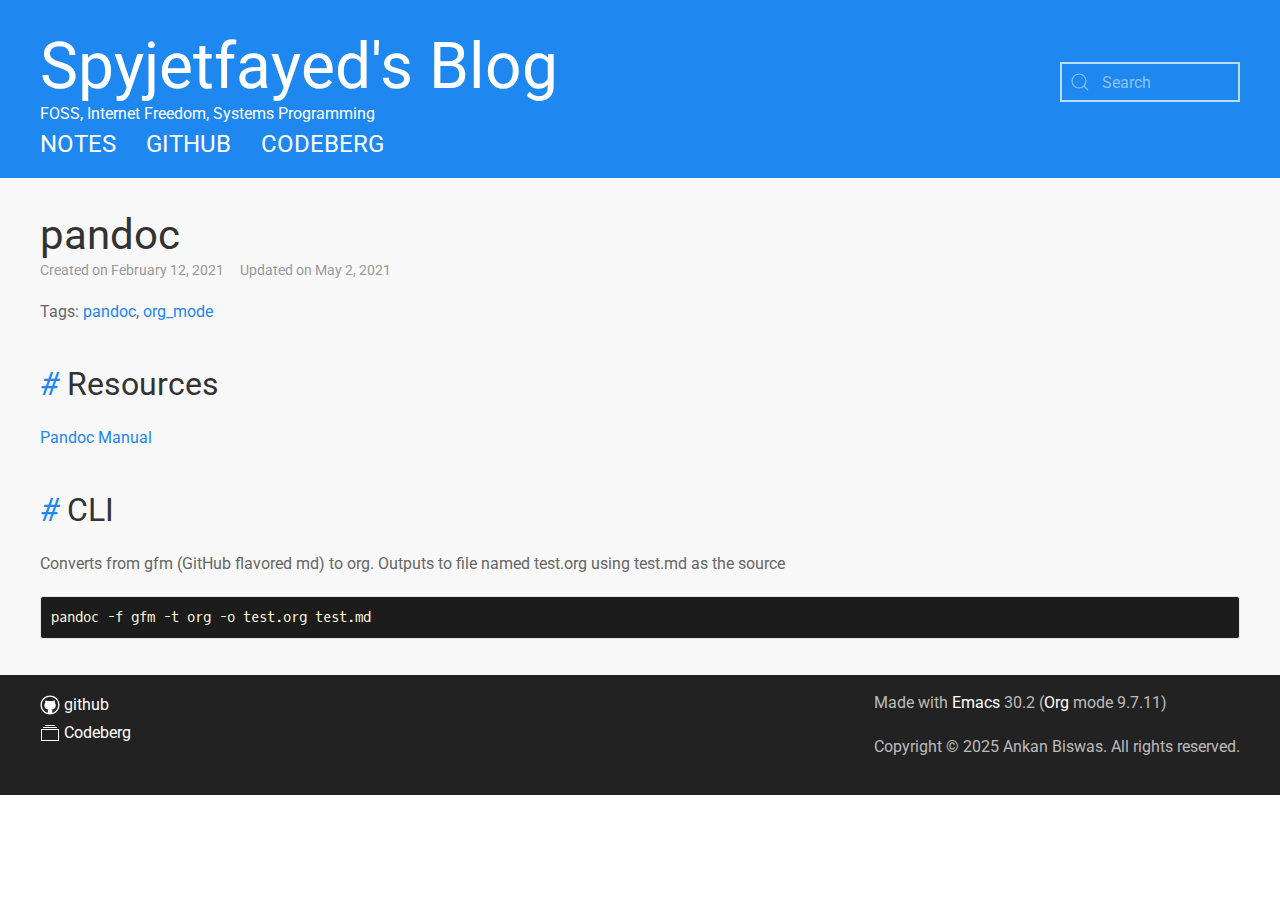
<file: 20210212195651-pandoc/index.html>
<!DOCTYPE html><html lang="en"><head><meta charset="utf-8"/><meta author="Ankan Biswas"/><meta name="viewport" content="width=device-width, initial-scale=1, shrink-to-fit=no"/><link rel="apple-touch-icon" sizes="180x180" href="/favicon/apple-touch-icon.png?v=1"/><link rel="icon" type="image/png" sizes="32x32" href="/favicon/favicon-32x32.png?v=1"/><link rel="icon" type="image/png" sizes="16x16" href="/favicon/favicon-16x16.png?v=1"/><link rel="manifest" href="/favicon/manifest.json?v=1"/><link rel="mask-icon" href="/favicon/safari-pinned-tab.svg?v=1"/><link rel="stylesheet" href="/css/uikit.min.css"/><link rel="stylesheet" href="/css/code.css"/><link rel="stylesheet" href="/css/site.css"/><script src="/js/uikit.min.js"></script><script src="/js/uikit-icons.min.js"></script><script src="/js/lunr.min.js"></script><script src="/js/site.js"></script><title>pandoc - Spyjetfayed's Blog</title></head><body><div class="header uk-section uk-section-primary"><div class="heading uk-container"><div class="site-title-container uk-flex uk-flex-middle"><h1 class="site-title uk-h1 uk-heading-medium">Spyjetfayed's Blog</h1><form class="uk-search uk-search-default search-form" id="search-form"><span uk-search-icon=""></span><input class="uk-search-input" type="search" placeholder="Search"/></form></div><div class="site-tagline uk-text-lead">FOSS, Internet Freedom, Systems Programming</div></div><div class="uk-container"><nav class="uk-navbar-container uk-navbar-transparent" uk-navbar="uk-navbar"><div class="uk-navbar-left"><ul class="uk-navbar-nav"><li><a class="nav-link" href="/">Notes</a></li><li><a class="nav-link" href="https://github.com/spyjetfayed">Github</a></li><li><a class="nav-link" href="https://codeberg.org/spyjetfayed">Codeberg</a></li></ul></div></nav></div></div><div class="main uk-section uk-section-muted"><div class="note uk-container"><div class="note-content"><h1 class="note-title uk-h1">pandoc</h1><div class="note-meta"><p class="note-created uk-article-meta">Created on February 12, 2021</p><p class="note-updated uk-article-meta">Updated on May  2, 2021</p></div><p class="blog-post-tags">Tags: <a href="/?tag=pandoc">pandoc</a>, <a href="/?tag=org_mode">org_mode</a></p><h2><a id="resources" class="anchor" href="#resources"><i># </i></a>Resources</h2><div class="outline-text-2" id="text-org11c86d1">
<p>
<a href="//pandoc.org/MANUAL.html#">Pandoc Manual</a>
</p>
</div>
<h2><a id="cli" class="anchor" href="#cli"><i># </i></a>CLI</h2><div class="outline-text-2" id="text-org392fc5a">
<p>
Converts from gfm (GitHub flavored md) to org. Outputs to file named test.org
using test.md as the source
</p>
<div class="org-src-container">
<pre class="src src-shell">pandoc -f gfm -t org -o test.org test.md
</pre>
</div>
</div>
</div><script src="https://utteranc.es/client.js" repo="spyjetfayed/spyjetfayed.github.io" issue-term="title" label="comments" theme="boxy-light" crossorigin="anonymous" async="async"></script></div></div><footer class="footer uk-section uk-section-secondary"><div class="uk-container footer-container"><div class="footer-links"><a href="https://github.com/spyjetfayed" class="footer-link" uk-icon="icon: github-alt">github</a><a href="https://codeberg.org/spyjetfayed/" class="footer-link" uk-icon="icon: album">Codeberg</a></div><div class="copyright"><p>Made with <a href="https://www.gnu.org/software/emacs/">Emacs</a> 30.2 (<a href="https://orgmode.org">Org</a> mode 9.7.11)</p><p>Copyright © 2025 Ankan Biswas. All rights reserved.</p></div></div></footer><div id="search-results" class="search-results" uk-modal=""><div class="uk-modal-dialog uk-modal-body"><h2 class="uk-modal-title" id="search-results-title">Search Results</h2><div id="search-results-body" class="search-results-body"></div><a class="uk-modal-close-default" uk-close=""></a></div></div></body></html>
</file>
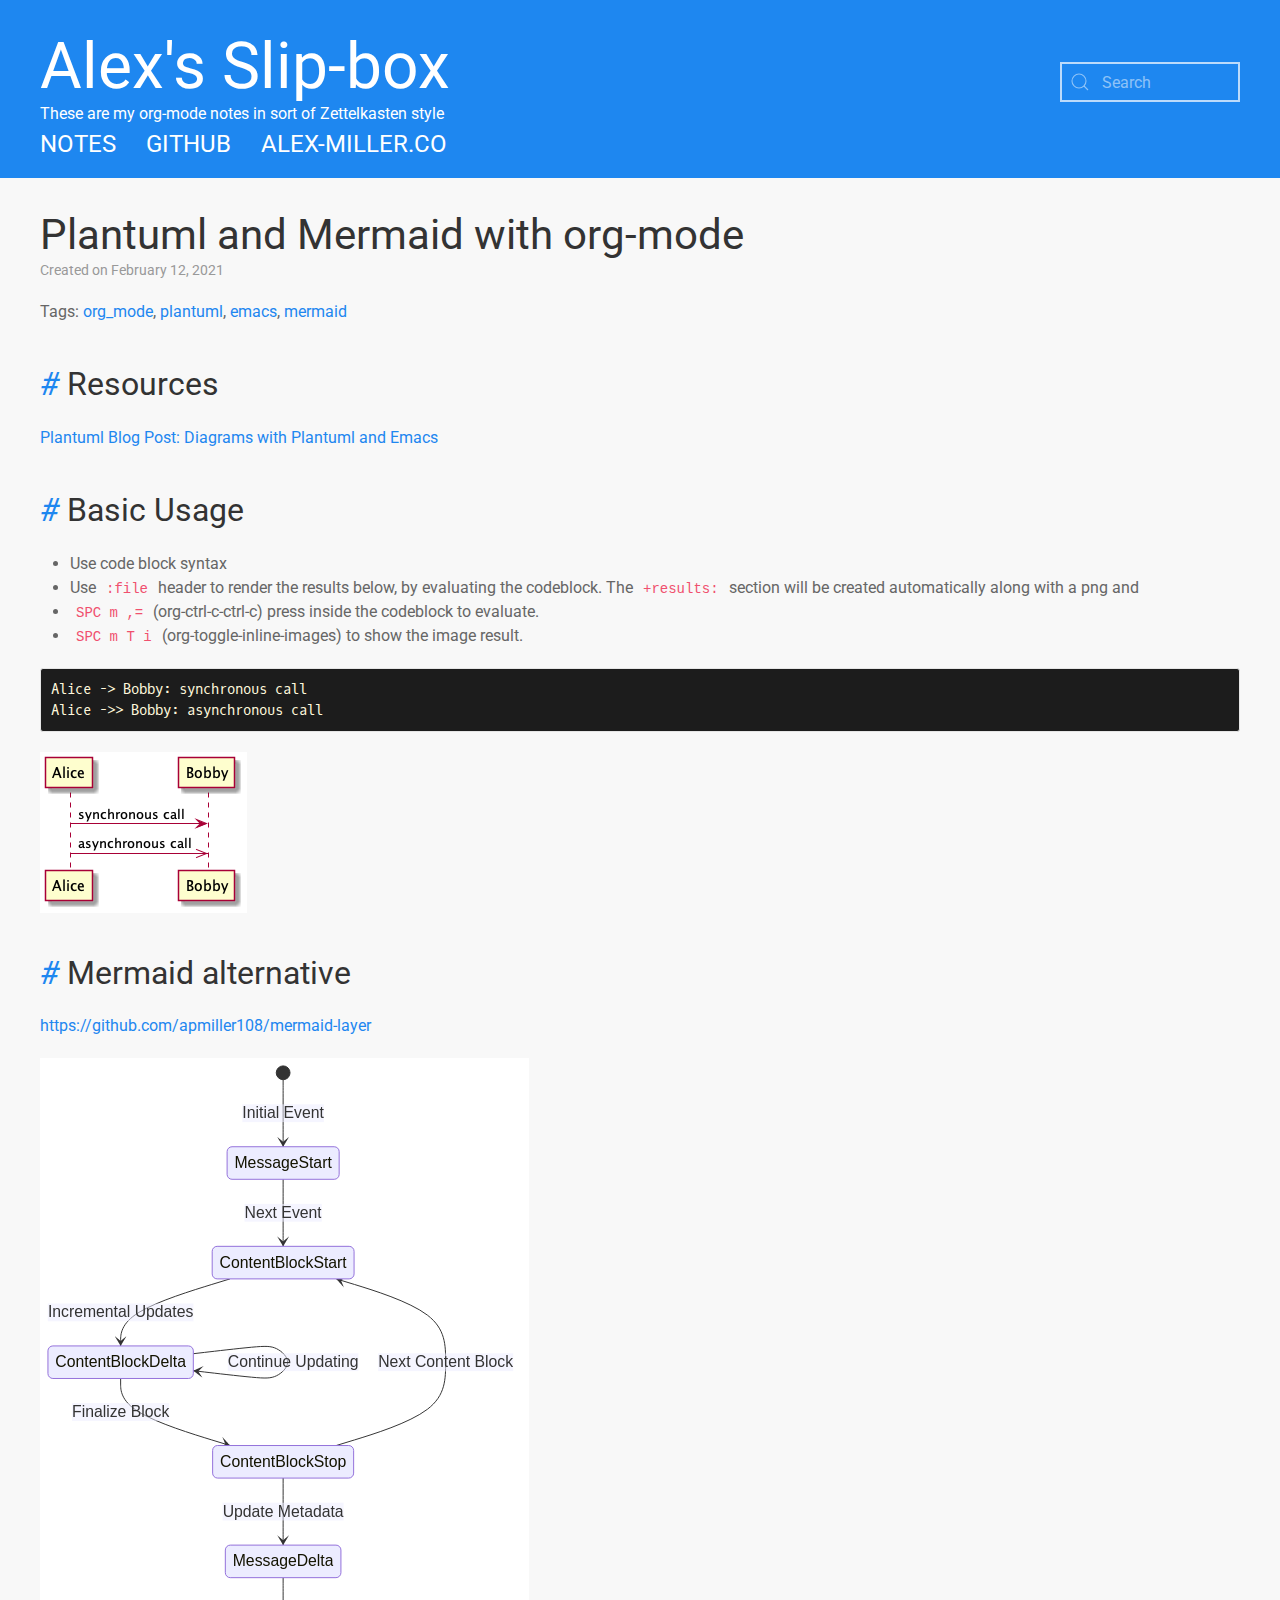
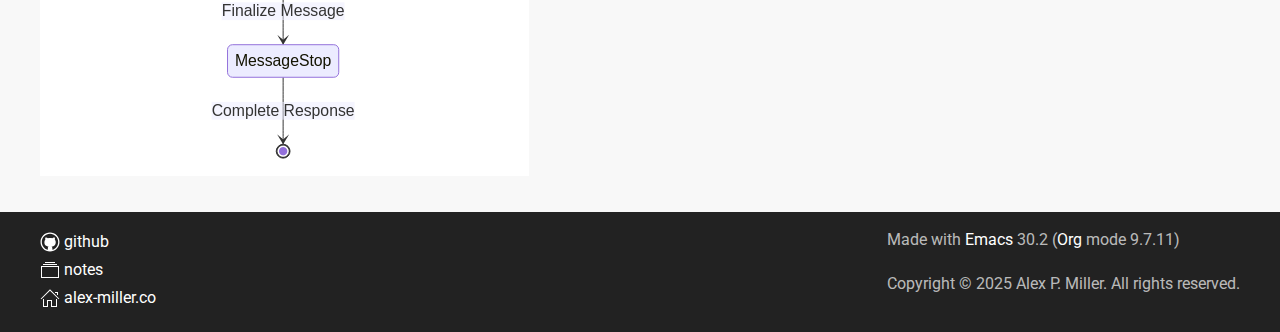
<file: 20210212204557-plantuml_with_org_mode/index.html>
<!DOCTYPE html><html lang="en"><head><meta charset="utf-8"/><meta author="Alex P. Miller"/><meta name="viewport" content="width=device-width, initial-scale=1, shrink-to-fit=no"/><link rel="apple-touch-icon" sizes="180x180" href="/favicon/apple-touch-icon.png?v=1"/><link rel="icon" type="image/png" sizes="32x32" href="/favicon/favicon-32x32.png?v=1"/><link rel="icon" type="image/png" sizes="16x16" href="/favicon/favicon-16x16.png?v=1"/><link rel="manifest" href="/favicon/manifest.json?v=1"/><link rel="mask-icon" href="/favicon/safari-pinned-tab.svg?v=1"/><link rel="stylesheet" href="/css/uikit.min.css"/><link rel="stylesheet" href="/css/code.css"/><link rel="stylesheet" href="/css/site.css"/><script src="/js/uikit.min.js"></script><script src="/js/uikit-icons.min.js"></script><script src="/js/lunr.min.js"></script><script src="/js/site.js"></script><script src="https://www.googletagmanager.com/gtag/js?id=G-YM3EHHB2YQ"></script><script>window.dataLayer = window.dataLayer || [];
              function gtag(){dataLayer.push(arguments);}
              gtag('js', new Date());
              gtag('config', 'G-YM3EHHB2YQ');</script><title>Plantuml and Mermaid with org-mode - Alex's Notes</title></head><body><div class="header uk-section uk-section-primary"><div class="heading uk-container"><div class="site-title-container uk-flex uk-flex-middle"><h1 class="site-title uk-h1 uk-heading-medium">Alex's Slip-box</h1><form class="uk-search uk-search-default search-form" id="search-form"><span uk-search-icon=""></span><input class="uk-search-input" type="search" placeholder="Search"/></form></div><div class="site-tagline uk-text-lead">These are my org-mode notes in sort of Zettelkasten style</div></div><div class="uk-container"><nav class="uk-navbar-container uk-navbar-transparent" uk-navbar="uk-navbar"><div class="uk-navbar-left"><ul class="uk-navbar-nav"><li><a class="nav-link" href="/">Notes</a></li><li><a class="nav-link" href="https://github.com/apmiller108">Github</a></li><li><a class="nav-link" href="https://alex-miller.co">alex-miller.co</a></li></ul></div></nav></div></div><div class="main uk-section uk-section-muted"><div class="note uk-container"><div class="note-content"><h1 class="note-title uk-h1">Plantuml and Mermaid with org-mode</h1><div class="note-meta"><p class="note-created uk-article-meta">Created on February 12, 2021</p></div><p class="blog-post-tags">Tags: <a href="/?tag=org_mode">org_mode</a>, <a href="/?tag=plantuml">plantuml</a>, <a href="/?tag=emacs">emacs</a>, <a href="/?tag=mermaid">mermaid</a></p><h2><a id="resources" class="anchor" href="#resources"><i># </i></a>Resources</h2><div class="outline-text-2" id="text-org475bc79">
<p>
<a href="0028A552-7D1F-4BA5-AE24-17DF94A33D83">Plantuml</a>
<a href="//www.alvinsim.com/diagrams-with-plantuml-and-emacs/">Blog Post: Diagrams with Plantuml and Emacs</a>
</p>
</div>
<h2><a id="basicusage" class="anchor" href="#basicusage"><i># </i></a>Basic Usage</h2><div class="outline-text-2" id="text-orgf6bc63f">
<ul class="org-ul">
<li>Use code block syntax</li>
<li>Use <code>:file</code> header to render the results below, by evaluating the codeblock.
The <code>+results:</code> section will be created automatically along with a png and</li>
<li><code>SPC m ,=</code> (org-ctrl-c-ctrl-c) press inside the codeblock to evaluate.</li>
<li><code>SPC m T i</code> (org-toggle-inline-images) to show the image result.</li>
</ul>

<div class="org-src-container">
<pre class="src src-plantuml">Alice -&gt; Bobby: synchronous call
Alice -&gt;&gt; Bobby: asynchronous call
</pre>
</div>


<div id="org8ee9669" class="figure">
<p><img src=/images/plantuml_demo.png >
</p>
</div>
</div>
<h2><a id="mermaidalternative" class="anchor" href="#mermaidalternative"><i># </i></a>Mermaid alternative</h2><div class="outline-text-2" id="text-orged6a508">
<p>
<a href="https://github.com/apmiller108/mermaid-layer">https://github.com/apmiller108/mermaid-layer</a>
</p>
<div class="org-src-container">
<pre class="src src-mermaid">stateDiagram-v2
    [*] --&gt; MessageStart: Initial Event
    MessageStart --&gt; ContentBlockStart: Next Event
    ContentBlockStart --&gt; ContentBlockDelta: Incremental Updates
    ContentBlockDelta --&gt; ContentBlockDelta: Continue Updating
    ContentBlockDelta --&gt; ContentBlockStop: Finalize Block
    ContentBlockStop --&gt; ContentBlockStart: Next Content Block
    ContentBlockStop --&gt; MessageDelta: Update Metadata
    MessageDelta --&gt; MessageStop: Finalize Message
    MessageStop --&gt; [*]: Complete Response
</pre>
</div>


<div id="orgfb3eda3" class="figure">
<p><img src=/images/mermaid-demo.png >
</p>
</div>
</div>
</div><script src="https://utteranc.es/client.js" repo="apmiller108/slip-box" issue-term="title" label="comments" theme="boxy-light" crossorigin="anonymous" async="async"></script></div></div><footer class="footer uk-section uk-section-secondary"><div class="uk-container footer-container"><div class="footer-links"><a href="https://github.com/apmiller108" class="footer-link" uk-icon="icon: github-alt">github</a><a href="https://notes.alex-miller.co/" class="footer-link" uk-icon="icon: album">notes</a><a href="https://alex-miller.co/" class="footer-link" uk-icon="icon: home">alex-miller.co</a></div><div class="copyright"><p>Made with <a href="https://www.gnu.org/software/emacs/">Emacs</a> 30.2 (<a href="https://orgmode.org">Org</a> mode 9.7.11)</p><p>Copyright © 2025 Alex P. Miller. All rights reserved.</p></div></div></footer><div id="search-results" class="search-results" uk-modal=""><div class="uk-modal-dialog uk-modal-body"><h2 class="uk-modal-title" id="search-results-title">Search Results</h2><div id="search-results-body" class="search-results-body"></div><a class="uk-modal-close-default" uk-close=""></a></div></div></body></html>
</file>
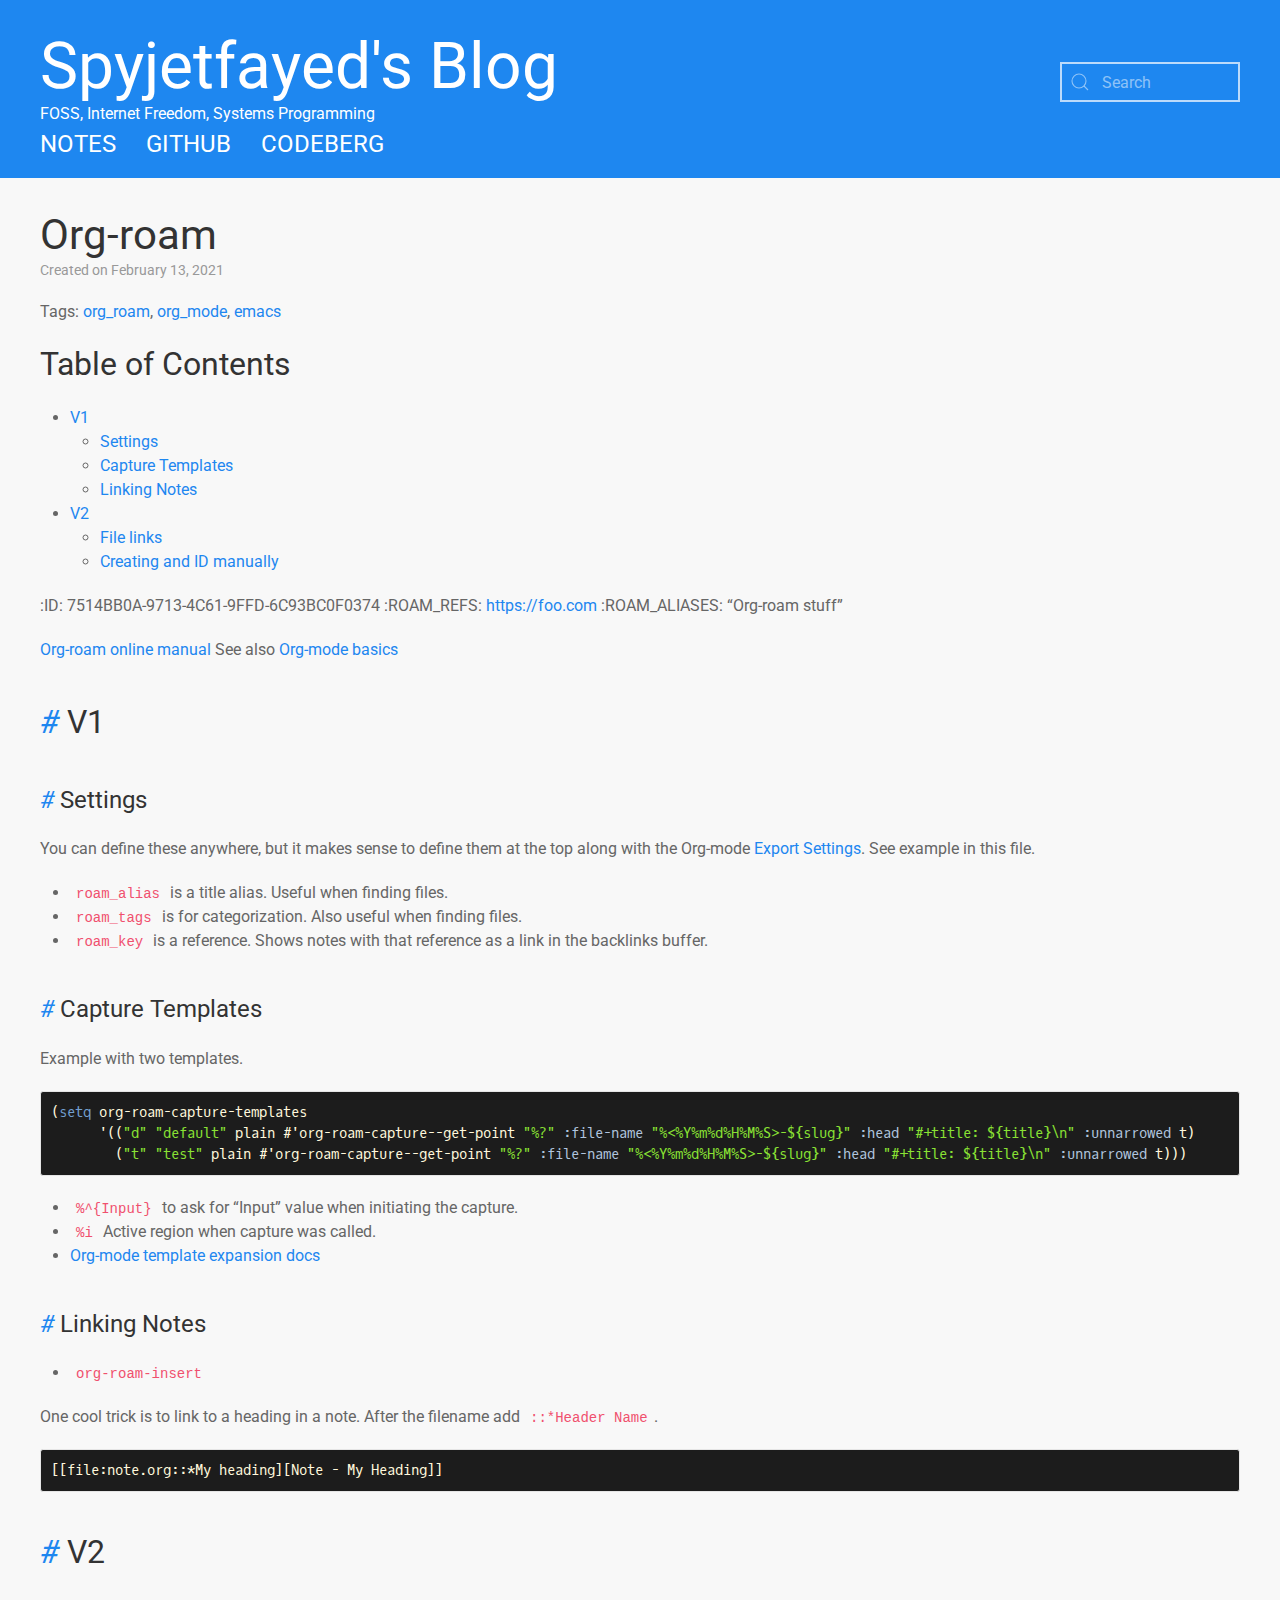
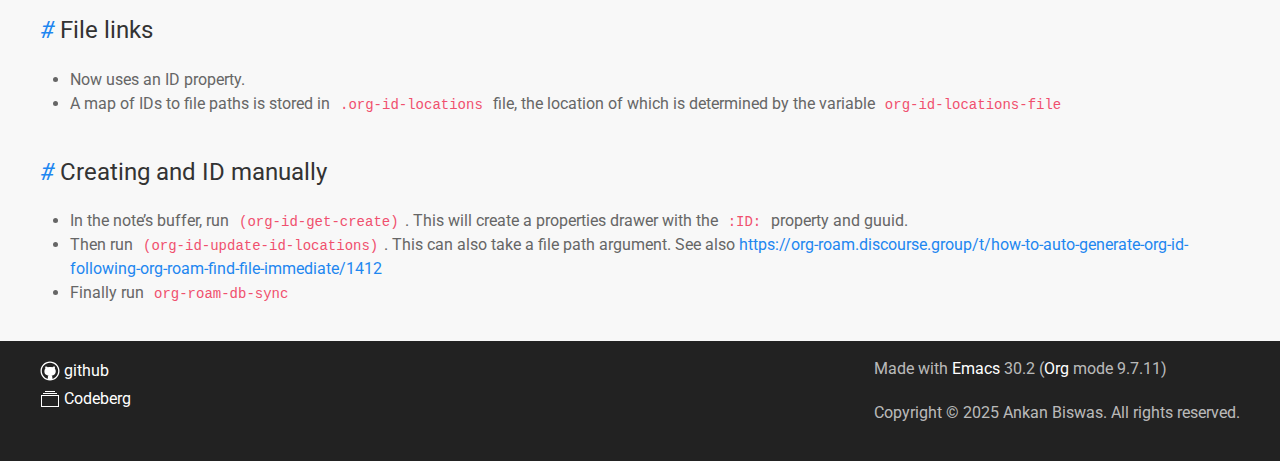
<file: 20210213184252-org_roam/index.html>
<!DOCTYPE html><html lang="en"><head><meta charset="utf-8"/><meta author="Ankan Biswas"/><meta name="viewport" content="width=device-width, initial-scale=1, shrink-to-fit=no"/><link rel="apple-touch-icon" sizes="180x180" href="/favicon/apple-touch-icon.png?v=1"/><link rel="icon" type="image/png" sizes="32x32" href="/favicon/favicon-32x32.png?v=1"/><link rel="icon" type="image/png" sizes="16x16" href="/favicon/favicon-16x16.png?v=1"/><link rel="manifest" href="/favicon/manifest.json?v=1"/><link rel="mask-icon" href="/favicon/safari-pinned-tab.svg?v=1"/><link rel="stylesheet" href="/css/uikit.min.css"/><link rel="stylesheet" href="/css/code.css"/><link rel="stylesheet" href="/css/site.css"/><script src="/js/uikit.min.js"></script><script src="/js/uikit-icons.min.js"></script><script src="/js/lunr.min.js"></script><script src="/js/site.js"></script><title>Org-roam - Spyjetfayed's Blog</title></head><body><div class="header uk-section uk-section-primary"><div class="heading uk-container"><div class="site-title-container uk-flex uk-flex-middle"><h1 class="site-title uk-h1 uk-heading-medium">Spyjetfayed's Blog</h1><form class="uk-search uk-search-default search-form" id="search-form"><span uk-search-icon=""></span><input class="uk-search-input" type="search" placeholder="Search"/></form></div><div class="site-tagline uk-text-lead">FOSS, Internet Freedom, Systems Programming</div></div><div class="uk-container"><nav class="uk-navbar-container uk-navbar-transparent" uk-navbar="uk-navbar"><div class="uk-navbar-left"><ul class="uk-navbar-nav"><li><a class="nav-link" href="/">Notes</a></li><li><a class="nav-link" href="https://github.com/spyjetfayed">Github</a></li><li><a class="nav-link" href="https://codeberg.org/spyjetfayed">Codeberg</a></li></ul></div></nav></div></div><div class="main uk-section uk-section-muted"><div class="note uk-container"><div class="note-content"><h1 class="note-title uk-h1">Org-roam</h1><div class="note-meta"><p class="note-created uk-article-meta">Created on February 13, 2021</p></div><p class="blog-post-tags">Tags: <a href="/?tag=org_roam">org_roam</a>, <a href="/?tag=org_mode">org_mode</a>, <a href="/?tag=emacs">emacs</a></p><div id="table-of-contents" role="doc-toc">
<h2>Table of Contents</h2>
<div id="text-table-of-contents" role="doc-toc">
<ul>
<li><a href="#orgc6b2796">V1</a>
<ul>
<li><a href="#org1665d09">Settings</a></li>
<li><a href="#orgd303b04">Capture Templates</a></li>
<li><a href="#org3933c09">Linking Notes</a></li>
</ul>
</li>
<li><a href="#org392e0d2">V2</a>
<ul>
<li><a href="#orgfa60c19">File links</a></li>
<li><a href="#org196cff3">Creating and ID manually</a></li>
</ul>
</li>
</ul>
</div>
</div>
<p>
:ID:       7514BB0A-9713-4C61-9FFD-6C93BC0F0374
:ROAM_REFS: <a href="https://foo.com">https://foo.com</a>
:ROAM_ALIASES: &ldquo;Org-roam stuff&rdquo;
</p>
<p>
<a href="//www.orgroam.com/manual.html">Org-roam online manual</a>
See also <a href="E67BF8C6-A54C-4E71-A9B3-F2FE1D14632A">Org-mode basics</a>
</p>
<h2><a id="v1" class="anchor" href="#v1"><i># </i></a>V1</h2><h3><a id="settings" class="anchor" href="#settings"><i># </i></a>Settings</h3><div class="outline-text-3" id="text-org1665d09">
<p>
You can define these anywhere, but it makes sense to define them at the top
along with the Org-mode <a href="EA505166-BE28-45D4-8390-343AC9B48D05">Export Settings</a>. See example in this file.
</p>

<ul class="org-ul">
<li><code>roam_alias</code> is a title alias. Useful when finding files.</li>
<li><code>roam_tags</code> is for categorization. Also useful when finding files.</li>
<li><code>roam_key</code> is a reference. Shows notes with that reference as a link in the
backlinks buffer.</li>
</ul>
</div>
<h3><a id="capturetemplates" class="anchor" href="#capturetemplates"><i># </i></a>Capture Templates</h3><div class="outline-text-3" id="text-orgd303b04">
<p>
Example with two templates.
</p>

<div class="org-src-container">
<pre class="src src-elisp">(<span class="org-keyword">setq</span> org-roam-capture-templates
      '((<span class="org-string">"d"</span> <span class="org-string">"default"</span> plain #'org-roam-capture--get-point <span class="org-string">"%?"</span> <span class="org-builtin">:file-name</span> <span class="org-string">"%&lt;%Y%m%d%H%M%S&gt;-${slug}"</span> <span class="org-builtin">:head</span> <span class="org-string">"#+title: ${title}\n"</span> <span class="org-builtin">:unnarrowed</span> t)
        (<span class="org-string">"t"</span> <span class="org-string">"test"</span> plain #'org-roam-capture--get-point <span class="org-string">"%?"</span> <span class="org-builtin">:file-name</span> <span class="org-string">"%&lt;%Y%m%d%H%M%S&gt;-${slug}"</span> <span class="org-builtin">:head</span> <span class="org-string">"#+title: ${title}\n"</span> <span class="org-builtin">:unnarrowed</span> t)))
</pre>
</div>

<ul class="org-ul">
<li><code>%^{Input}</code> to ask for &ldquo;Input&rdquo; value when initiating the capture.</li>
<li><code>%i</code> Active region when capture was called.</li>
<li><a href="//orgmode.org/manual/Template-expansion.html#Template-expansion">Org-mode template expansion docs</a></li>
</ul>
</div>
<h3><a id="linkingnotes" class="anchor" href="#linkingnotes"><i># </i></a>Linking Notes</h3><div class="outline-text-3" id="text-org3933c09">
<ul class="org-ul">
<li><code>org-roam-insert</code></li>
</ul>

<p>
One cool trick is to link to a heading in a note. After the filename add
<code>::*Header Name</code>.
</p>

<div class="org-src-container">
<pre class="src src-nil">[[file:note.org::*My heading][Note - My Heading]]
</pre>
</div>
</div>
<h2><a id="v2" class="anchor" href="#v2"><i># </i></a>V2</h2><h3><a id="filelinks" class="anchor" href="#filelinks"><i># </i></a>File links</h3><div class="outline-text-3" id="text-orgfa60c19">
<ul class="org-ul">
<li>Now uses an ID property.</li>
<li>A map of IDs to file paths is stored in <code>.org-id-locations</code> file, the
location of which is determined by the variable <code>org-id-locations-file</code></li>
</ul>
</div>
<h3><a id="creatingandidmanually" class="anchor" href="#creatingandidmanually"><i># </i></a>Creating and ID manually</h3><div class="outline-text-3" id="text-org196cff3">
<ul class="org-ul">
<li>In the note&rsquo;s buffer, run <code>(org-id-get-create)</code>. This will create a
properties drawer with the <code>:ID:</code> property and guuid.</li>
<li>Then run <code>(org-id-update-id-locations)</code>. This can also take a file path
argument. See also
<a href="https://org-roam.discourse.group/t/how-to-auto-generate-org-id-following-org-roam-find-file-immediate/1412">https://org-roam.discourse.group/t/how-to-auto-generate-org-id-following-org-roam-find-file-immediate/1412</a></li>
<li>Finally run <code>org-roam-db-sync</code></li>
</ul>
</div>
</div><script src="https://utteranc.es/client.js" repo="spyjetfayed/spyjetfayed.github.io" issue-term="title" label="comments" theme="boxy-light" crossorigin="anonymous" async="async"></script></div></div><footer class="footer uk-section uk-section-secondary"><div class="uk-container footer-container"><div class="footer-links"><a href="https://github.com/spyjetfayed" class="footer-link" uk-icon="icon: github-alt">github</a><a href="https://codeberg.org/spyjetfayed/" class="footer-link" uk-icon="icon: album">Codeberg</a></div><div class="copyright"><p>Made with <a href="https://www.gnu.org/software/emacs/">Emacs</a> 30.2 (<a href="https://orgmode.org">Org</a> mode 9.7.11)</p><p>Copyright © 2025 Ankan Biswas. All rights reserved.</p></div></div></footer><div id="search-results" class="search-results" uk-modal=""><div class="uk-modal-dialog uk-modal-body"><h2 class="uk-modal-title" id="search-results-title">Search Results</h2><div id="search-results-body" class="search-results-body"></div><a class="uk-modal-close-default" uk-close=""></a></div></div></body></html>
</file>
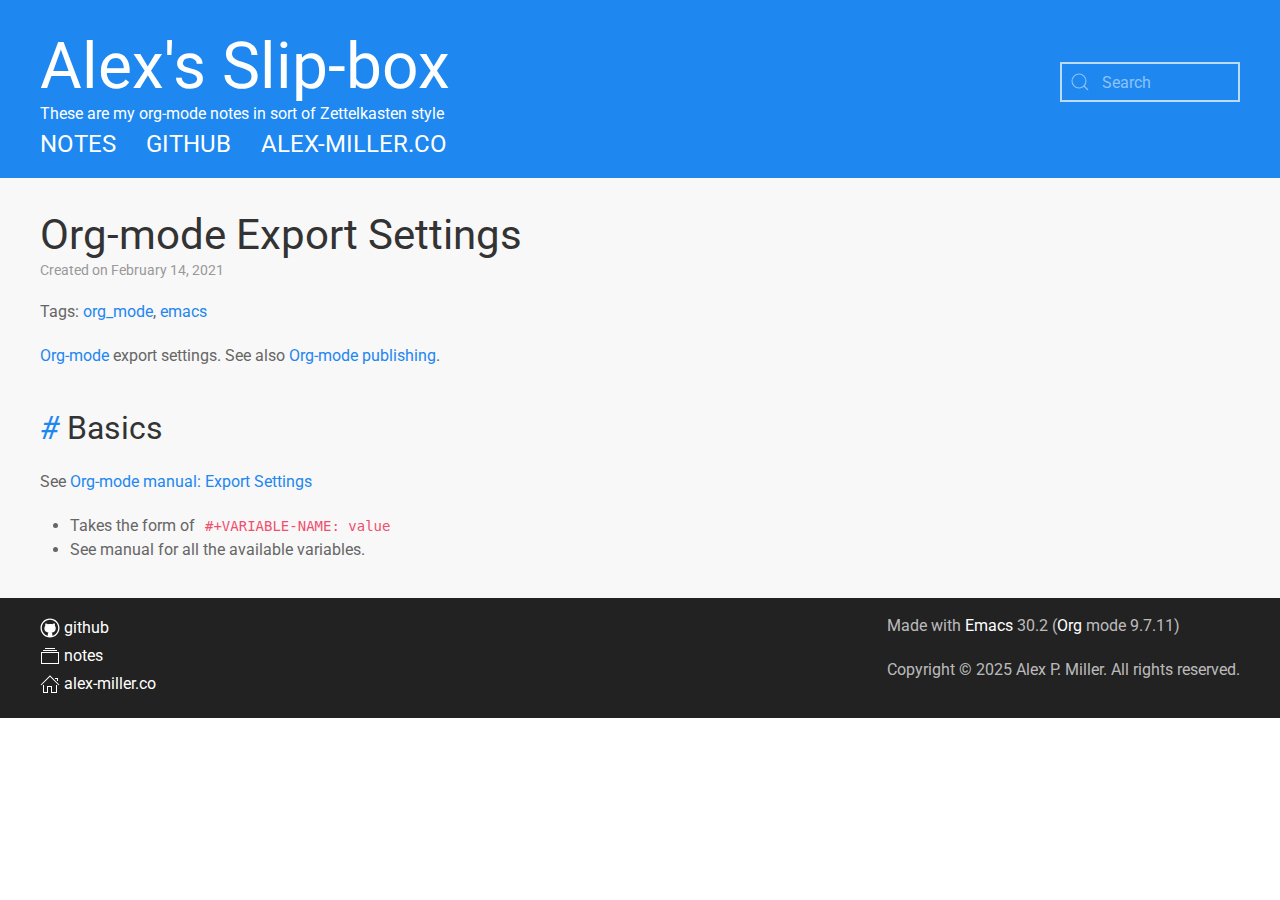
<file: 20210214104302-org_mode_export_settings/index.html>
<!DOCTYPE html><html lang="en"><head><meta charset="utf-8"/><meta author="Alex P. Miller"/><meta name="viewport" content="width=device-width, initial-scale=1, shrink-to-fit=no"/><link rel="apple-touch-icon" sizes="180x180" href="/favicon/apple-touch-icon.png?v=1"/><link rel="icon" type="image/png" sizes="32x32" href="/favicon/favicon-32x32.png?v=1"/><link rel="icon" type="image/png" sizes="16x16" href="/favicon/favicon-16x16.png?v=1"/><link rel="manifest" href="/favicon/manifest.json?v=1"/><link rel="mask-icon" href="/favicon/safari-pinned-tab.svg?v=1"/><link rel="stylesheet" href="/css/uikit.min.css"/><link rel="stylesheet" href="/css/code.css"/><link rel="stylesheet" href="/css/site.css"/><script src="/js/uikit.min.js"></script><script src="/js/uikit-icons.min.js"></script><script src="/js/lunr.min.js"></script><script src="/js/site.js"></script><script src="https://www.googletagmanager.com/gtag/js?id=G-YM3EHHB2YQ"></script><script>window.dataLayer = window.dataLayer || [];
              function gtag(){dataLayer.push(arguments);}
              gtag('js', new Date());
              gtag('config', 'G-YM3EHHB2YQ');</script><title>Org-mode Export Settings - Alex's Notes</title></head><body><div class="header uk-section uk-section-primary"><div class="heading uk-container"><div class="site-title-container uk-flex uk-flex-middle"><h1 class="site-title uk-h1 uk-heading-medium">Alex's Slip-box</h1><form class="uk-search uk-search-default search-form" id="search-form"><span uk-search-icon=""></span><input class="uk-search-input" type="search" placeholder="Search"/></form></div><div class="site-tagline uk-text-lead">These are my org-mode notes in sort of Zettelkasten style</div></div><div class="uk-container"><nav class="uk-navbar-container uk-navbar-transparent" uk-navbar="uk-navbar"><div class="uk-navbar-left"><ul class="uk-navbar-nav"><li><a class="nav-link" href="/">Notes</a></li><li><a class="nav-link" href="https://github.com/apmiller108">Github</a></li><li><a class="nav-link" href="https://alex-miller.co">alex-miller.co</a></li></ul></div></nav></div></div><div class="main uk-section uk-section-muted"><div class="note uk-container"><div class="note-content"><h1 class="note-title uk-h1">Org-mode Export Settings</h1><div class="note-meta"><p class="note-created uk-article-meta">Created on February 14, 2021</p></div><p class="blog-post-tags">Tags: <a href="/?tag=org_mode">org_mode</a>, <a href="/?tag=emacs">emacs</a></p><p>
<a href="E67BF8C6-A54C-4E71-A9B3-F2FE1D14632A">Org-mode</a> export settings. See also <a href="/20210414210731-org_mode_publishing">Org-mode publishing</a>.
</p>
<h2><a id="basics" class="anchor" href="#basics"><i># </i></a>Basics</h2><div class="outline-text-2" id="text-orgf0a898a">
<p>
See <a href="//orgmode.org/manual/Export-Settings.html#Export-Settings">Org-mode manual: Export Settings</a>
</p>

<ul class="org-ul">
<li>Takes the form of <code>#+VARIABLE-NAME: value</code></li>
<li>See manual for all the available variables.</li>
</ul>
</div>
</div><script src="https://utteranc.es/client.js" repo="apmiller108/slip-box" issue-term="title" label="comments" theme="boxy-light" crossorigin="anonymous" async="async"></script></div></div><footer class="footer uk-section uk-section-secondary"><div class="uk-container footer-container"><div class="footer-links"><a href="https://github.com/apmiller108" class="footer-link" uk-icon="icon: github-alt">github</a><a href="https://notes.alex-miller.co/" class="footer-link" uk-icon="icon: album">notes</a><a href="https://alex-miller.co/" class="footer-link" uk-icon="icon: home">alex-miller.co</a></div><div class="copyright"><p>Made with <a href="https://www.gnu.org/software/emacs/">Emacs</a> 30.2 (<a href="https://orgmode.org">Org</a> mode 9.7.11)</p><p>Copyright © 2025 Alex P. Miller. All rights reserved.</p></div></div></footer><div id="search-results" class="search-results" uk-modal=""><div class="uk-modal-dialog uk-modal-body"><h2 class="uk-modal-title" id="search-results-title">Search Results</h2><div id="search-results-body" class="search-results-body"></div><a class="uk-modal-close-default" uk-close=""></a></div></div></body></html>
</file>
<file: css/code.css>
.org-ahs {
/* ahs-face */
color: #f8f8ff;
background-color: #8b8b7a;
}
.org-ahs-definition {
/* ahs-definition-face */
color: #ffe4b5;
background-color: #5f9ea0;
}
.org-ahs-edit-mode {
/* ahs-edit-mode-face */
color: #ffffff;
background-color: #cd5b45;
}
.org-ahs-plugin-bod {
/* ahs-plugin-bod-face */
color: #000000;
background-color: #1e90ff;
}
.org-ahs-plugin-defalt {
/* ahs-plugin-defalt-face */
color: #000000;
background-color: #ffa500;
}
.org-ahs-plugin-whole-buffer {
/* ahs-plugin-whole-buffer-face */
color: #000000;
background-color: #adff2f;
}
.org-ahs-warning {
/* ahs-warning-face */
color: #ff0000;
font-weight: bold;
}
.org-all-the-icons-blue {
/* all-the-icons-blue */
color: #6A9FB5;
}
.org-all-the-icons-blue-alt {
/* all-the-icons-blue-alt */
color: #2188b6;
}
.org-all-the-icons-cyan {
/* all-the-icons-cyan */
color: #75B5AA;
}
.org-all-the-icons-cyan-alt {
/* all-the-icons-cyan-alt */
color: #61dafb;
}
.org-all-the-icons-dblue {
/* all-the-icons-dblue */
color: #446674;
}
.org-all-the-icons-dcyan {
/* all-the-icons-dcyan */
color: #48746D;
}
.org-all-the-icons-dgreen {
/* all-the-icons-dgreen */
color: #6D8143;
}
.org-all-the-icons-dmaroon {
/* all-the-icons-dmaroon */
color: #72584B;
}
.org-all-the-icons-dorange {
/* all-the-icons-dorange */
color: #915B2D;
}
.org-all-the-icons-dpink {
/* all-the-icons-dpink */
color: #B18286;
}
.org-all-the-icons-dpurple {
/* all-the-icons-dpurple */
color: #694863;
}
.org-all-the-icons-dred {
/* all-the-icons-dred */
color: #843031;
}
.org-all-the-icons-dsilver {
/* all-the-icons-dsilver */
color: #838484;
}
.org-all-the-icons-dyellow {
/* all-the-icons-dyellow */
color: #B48D56;
}
.org-all-the-icons-green {
/* all-the-icons-green */
color: #90A959;
}
.org-all-the-icons-lblue {
/* all-the-icons-lblue */
color: #8FD7F4;
}
.org-all-the-icons-lcyan {
/* all-the-icons-lcyan */
color: #A5FDEC;
}
.org-all-the-icons-lgreen {
/* all-the-icons-lgreen */
color: #C6E87A;
}
.org-all-the-icons-lmaroon {
/* all-the-icons-lmaroon */
color: #CE7A4E;
}
.org-all-the-icons-lorange {
/* all-the-icons-lorange */
color: #FFA500;
}
.org-all-the-icons-lpink {
/* all-the-icons-lpink */
color: #FFBDC1;
}
.org-all-the-icons-lpurple {
/* all-the-icons-lpurple */
color: #E69DD6;
}
.org-all-the-icons-lred {
/* all-the-icons-lred */
color: #EB595A;
}
.org-all-the-icons-lsilver {
/* all-the-icons-lsilver */
color: #B9B6AA;
}
.org-all-the-icons-lyellow {
/* all-the-icons-lyellow */
color: #FFC16D;
}
.org-all-the-icons-maroon {
/* all-the-icons-maroon */
color: #8F5536;
}
.org-all-the-icons-orange {
/* all-the-icons-orange */
color: #D4843E;
}
.org-all-the-icons-pink {
/* all-the-icons-pink */
color: #F2B4B8;
}
.org-all-the-icons-purple {
/* all-the-icons-purple */
color: #AA759F;
}
.org-all-the-icons-purple-alt {
/* all-the-icons-purple-alt */
color: #5D54E1;
}
.org-all-the-icons-red {
/* all-the-icons-red */
color: #AC4142;
}
.org-all-the-icons-red-alt {
/* all-the-icons-red-alt */
color: #ce5643;
}
.org-all-the-icons-silver {
/* all-the-icons-silver */
color: #716E68;
}
.org-all-the-icons-yellow {
/* all-the-icons-yellow */
color: #FFD446;
}
.org-anzu-match-1 {
/* anzu-match-1 */
color: #000000;
background-color: #32cd32;
}
.org-anzu-match-2 {
/* anzu-match-2 */
color: #000000;
background-color: #ffff00;
}
.org-anzu-match-3 {
/* anzu-match-3 */
color: #000000;
background-color: #7fffd4;
}
.org-anzu-mode-line {
/* anzu-mode-line */
color: #ff00ff;
font-weight: bold;
}
.org-anzu-mode-line-no-match {
/* anzu-mode-line-no-match */
color: #ff00ff;
font-weight: bold;
}
.org-anzu-replace-highlight {
/* anzu-replace-highlight */
color: #8b2323;
background-color: #ee799f;
}
.org-anzu-replace-to {
/* anzu-replace-to */
color: #ffff00;
}
.org-avy-background {
/* avy-background-face */
color: #666666;
}
.org-avy-goto-char-timer {
/* avy-goto-char-timer-face */
color: #f5deb3;
background-color: #2f4f4f;
}
.org-avy-lead {
/* avy-lead-face */
color: #ffffff;
background-color: #e52b50;
}
.org-avy-lead-face-0 {
/* avy-lead-face-0 */
color: #ffffff;
background-color: #4f57f9;
}
.org-avy-lead-face-1 {
/* avy-lead-face-1 */
color: #ffffff;
background-color: #bebebe;
}
.org-avy-lead-face-2 {
/* avy-lead-face-2 */
color: #ffffff;
background-color: #f86bf3;
}
.org-bold {
/* bold */
font-weight: bold;
}
.org-bold-italic {
/* bold-italic */
font-weight: bold;
font-style: italic;
}
.org-bookmark-menu-bookmark {
/* bookmark-menu-bookmark */
font-weight: bold;
}
.org-bookmark-menu-heading {
/* bookmark-menu-heading */
color: #edd400;
}
.org-border {
}
.org-breakpoint-disabled {
/* breakpoint-disabled */
color: #b3b3b3;
}
.org-breakpoint-enabled {
/* breakpoint-enabled */
color: #ff0000;
font-weight: bold;
}
.org-browse-url-button {
/* browse-url-button */
color: #00ffff;
text-decoration: underline;
}
.org-buffer-menu-buffer {
/* buffer-menu-buffer */
font-weight: bold;
}
.org-bui-action-button {
/* bui-action-button */
color: #000000;
background-color: #d3d3d3;
}
.org-bui-action-button-mouse {
/* bui-action-button-mouse */
color: #000000;
background-color: #e5e5e5;
}
.org-bui-file-name {
/* bui-file-name */
color: #00ffff;
text-decoration: underline;
}
.org-bui-hint-key {
/* bui-hint-key */
color: #ffd700;
font-weight: bold;
}
.org-bui-history-button {
/* bui-history-button */
color: #00ffff;
text-decoration: underline;
}
.org-bui-info-heading {
/* bui-info-heading */
font-size: 120%;
font-weight: bold;
}
.org-bui-info-param-title {
/* bui-info-param-title */
color: #edd400;
}
.org-bui-time {
/* bui-time */
color: #fa8072;
}
.org-bui-url {
/* bui-url */
color: #00ffff;
text-decoration: underline;
}
.org-builtin {
/* font-lock-builtin-face */
color: #b0c4de;
}
.org-button {
/* button */
color: #00ffff;
text-decoration: underline;
}
.org-c-annotation {
/* c-annotation-face */
color: #fa8072;
}
.org-calc-nonselected {
/* calc-nonselected-face */
color: #b3b3b3;
font-style: italic;
}
.org-calc-selected {
/* calc-selected-face */
font-weight: bold;
}
.org-calendar-month-header {
/* calendar-month-header */
color: #00ffff;
}
.org-calendar-today {
/* calendar-today */
text-decoration: underline;
}
.org-calendar-weekday-header {
/* calendar-weekday-header */
color: #fa8072;
}
.org-calendar-weekend-header {
/* calendar-weekend-header */
color: #656763;
}
.org-ccls-call-hierarchy-node-base {
/* ccls-call-hierarchy-node-base-face */
color: #ff4500;
}
.org-ccls-call-hierarchy-node-derived {
/* ccls-call-hierarchy-node-derived-face */
color: #ffa500;
}
.org-ccls-call-hierarchy-node-normal {
}
.org-ccls-code-lens {
/* ccls-code-lens-face */
color: #b3b3b3;
}
.org-ccls-code-lens-mouse {
}
.org-ccls-inheritance-hierarchy-base {
/* ccls-inheritance-hierarchy-base-face */
color: #ff4500;
}
.org-ccls-sem-global-variable {
}
.org-ccls-sem-local {
}
.org-ccls-sem-local-function {
}
.org-ccls-sem-member {
/* ccls-sem-member-face */
font-style: italic;
}
.org-ccls-sem-static {
/* ccls-sem-static-face */
font-weight: bold;
}
.org-ccls-sem-static-field {
/* ccls-sem-static-field-face */
font-weight: bold;
}
.org-ccls-sem-static-method {
/* ccls-sem-static-method-face */
font-weight: bold;
}
.org-ccls-skipped-range {
/* ccls-skipped-range-face */
color: #b3b3b3;
}
.org-ccls-tree-header-line {
/* ccls-tree-header-line-face */
color: #bebebe;
font-size: 80%;
}
.org-ccls-tree-icon {
/* ccls-tree-icon-face */
color: #bebebe;
}
.org-ccls-tree-mode-line {
/* ccls-tree-mode-line-face */
color: #bebebe;
font-style: italic;
}
.org-ccls-tree-mouse {
/* ccls-tree-mouse-face */
background-color: #00ff00;
}
.org-ccls-tree-root {
/* ccls-tree-root-face */
font-size: 150%;
}
.org-change-log-acknowledgment {
/* change-log-acknowledgment */
color: #656763;
}
.org-change-log-conditionals {
/* change-log-conditionals */
color: #00ffff;
}
.org-change-log-date {
/* change-log-date */
color: #8AE234;
}
.org-change-log-email {
/* change-log-email */
color: #00ffff;
}
.org-change-log-file {
/* change-log-file */
color: #00ffff;
}
.org-change-log-function {
/* change-log-function */
color: #00ffff;
}
.org-change-log-list {
/* change-log-list */
color: #729FCF;
}
.org-change-log-name {
/* change-log-name */
color: #fa8072;
}
.org-child-frame-border {
}
.org-comint-highlight-input {
/* comint-highlight-input */
font-weight: bold;
}
.org-comint-highlight-prompt {
/* comint-highlight-prompt */
color: #00ffff;
}
.org-comment {
/* font-lock-comment-face */
color: #656763;
}
.org-comment-delimiter {
/* font-lock-comment-delimiter-face */
color: #656763;
}
.org-company-echo {
}
.org-company-echo-common {
/* company-echo-common */
color: #ff3030;
}
.org-company-preview {
/* company-preview */
color: #f5deb3;
background-color: #00008b;
}
.org-company-preview-common {
/* company-preview-common */
color: #ff0000;
background-color: #00008b;
}
.org-company-preview-search {
/* company-preview-search */
color: #f5deb3;
background-color: #0000ff;
}
.org-company-scrollbar-bg {
/* company-scrollbar-bg */
background-color: #ffd700;
}
.org-company-scrollbar-fg {
/* company-scrollbar-fg */
background-color: #ff0000;
}
.org-company-template-field {
/* company-template-field */
color: #000000;
background-color: #ffff00;
}
.org-company-tooltip {
/* company-tooltip */
color: #000000;
background-color: #ffff00;
}
.org-company-tooltip-annotation {
/* company-tooltip-annotation */
color: #8b0000;
}
.org-company-tooltip-annotation-selection {
/* company-tooltip-annotation-selection */
color: #8b0000;
}
.org-company-tooltip-common {
/* company-tooltip-common */
color: #000000;
background-color: #ffff00;
font-weight: bold;
}
.org-company-tooltip-common-selection {
/* company-tooltip-common-selection */
background-color: #ffa500;
font-weight: bold;
}
.org-company-tooltip-mouse {
/* company-tooltip-mouse */
color: #f5deb3;
background-color: #2f4f4f;
}
.org-company-tooltip-search {
/* company-tooltip-search */
color: #f5deb3;
background-color: #2f4f4f;
}
.org-company-tooltip-search-selection {
/* company-tooltip-search-selection */
color: #f5deb3;
background-color: #2f4f4f;
}
.org-company-tooltip-selection {
/* company-tooltip-selection */
background-color: #ffa500;
}
.org-company-web-doc-attribute {
/* company-web-doc-attribute-face */
color: #edd400;
}
.org-company-web-doc-base {
/* company-web-doc-base-face */
color: #00bfff;
}
.org-company-web-doc-header-1 {
/* company-web-doc-header-1-face */
color: #00bfff;
font-weight: bold;
}
.org-company-web-doc-important {
/* company-web-doc-important-face */
color: #00bfff;
font-weight: bold;
}
.org-company-web-doc-tag {
/* company-web-doc-tag-face */
color: #00ffff;
}
.org-company-web-doc-text-1 {
/* company-web-doc-text-1-face */
color: #00bfff;
}
.org-company-web-doc-warning {
/* company-web-doc-warning-face */
color: #ffd700;
font-weight: bold;
}
.org-compilation-column-number {
/* compilation-column-number */
color: #8AE234;
}
.org-compilation-error {
/* compilation-error */
color: #ffc0cb;
font-weight: bold;
}
.org-compilation-info {
/* compilation-info */
color: #00ff00;
font-weight: bold;
}
.org-compilation-line-number {
/* compilation-line-number */
color: #729FCF;
}
.org-compilation-mode-line-exit {
/* compilation-mode-line-exit */
color: #228b22;
font-weight: bold;
}
.org-compilation-mode-line-fail {
/* compilation-mode-line-fail */
color: #ff0000;
font-weight: bold;
}
.org-compilation-mode-line-run {
/* compilation-mode-line-run */
color: #ff8c00;
font-weight: bold;
}
.org-compilation-warning {
/* compilation-warning */
color: #ff8c00;
font-weight: bold;
}
.org-completions-common-part {
/* completions-common-part */
color: #add8e6;
}
.org-completions-first-difference {
/* completions-first-difference */
font-weight: bold;
}
.org-constant {
/* font-lock-constant-face */
color: #fa8072;
}
.org-cscope-file {
/* cscope-file-face */
color: #ffff00;
}
.org-cscope-function {
/* cscope-function-face */
color: #00ffff;
}
.org-cscope-line-number {
/* cscope-line-number-face */
color: #ff0000;
}
.org-cscope-mouse {
/* cscope-mouse-face */
color: #ffffff;
background-color: #0000ff;
}
.org-cscope-separator {
/* cscope-separator-face */
color: #ff0000;
font-weight: bold;
text-decoration: underline;
text-decoration: overline;
}
.org-cursor {
/* cursor */
background-color: #eead0e;
}
.org-custom-button {
/* custom-button */
color: #000000;
background-color: #d3d3d3;
}
.org-custom-button-mouse {
/* custom-button-mouse */
color: #000000;
background-color: #e5e5e5;
}
.org-custom-button-pressed {
/* custom-button-pressed */
color: #000000;
background-color: #d3d3d3;
}
.org-custom-button-pressed-unraised {
/* custom-button-pressed-unraised */
color: #ee82ee;
text-decoration: underline;
}
.org-custom-button-unraised {
/* custom-button-unraised */
text-decoration: underline;
}
.org-custom-changed {
/* custom-changed */
color: #ffffff;
background-color: #0000ff;
}
.org-custom-comment {
/* custom-comment */
background-color: #696969;
}
.org-custom-comment-tag {
/* custom-comment-tag */
color: #cccccc;
}
.org-custom-documentation {
}
.org-custom-face-tag {
/* custom-face-tag */
color: #add8e6;
font-weight: bold;
}
.org-custom-group-subtitle {
/* custom-group-subtitle */
font-weight: bold;
}
.org-custom-group-tag {
/* custom-group-tag */
color: #add8e6;
font-size: 120%;
font-weight: bold;
}
.org-custom-group-tag-1 {
/* custom-group-tag-1 */
color: #ffc0cb;
font-size: 120%;
font-weight: bold;
}
.org-custom-invalid {
/* custom-invalid */
color: #ffff00;
background-color: #ff0000;
}
.org-custom-link {
/* custom-link */
color: #00ffff;
text-decoration: underline;
}
.org-custom-modified {
/* custom-modified */
color: #ffffff;
background-color: #0000ff;
}
.org-custom-rogue {
/* custom-rogue */
color: #ffc0cb;
background-color: #000000;
}
.org-custom-saved {
/* custom-saved */
text-decoration: underline;
}
.org-custom-set {
/* custom-set */
color: #0000ff;
background-color: #ffffff;
}
.org-custom-state {
/* custom-state */
color: #32cd32;
}
.org-custom-themed {
/* custom-themed */
color: #ffffff;
background-color: #0000ff;
}
.org-custom-variable-button {
/* custom-variable-button */
font-weight: bold;
text-decoration: underline;
}
.org-custom-variable-obsolete {
/* custom-variable-obsolete */
color: #add8e6;
}
.org-custom-variable-tag {
/* custom-variable-tag */
color: #add8e6;
font-weight: bold;
}
.org-custom-visibility {
/* custom-visibility */
color: #00ffff;
font-size: 80%;
text-decoration: underline;
}
.org-dap-mouse-eval-thing {
/* dap-mouse-eval-thing-face */
background-color: #1a1a1a;
}
.org-dap-result-overlay {
/* dap-result-overlay-face */
background-color: #1a1a1a;
}
.org-dap-ui-breakpoint-verified-fringe {
/* dap-ui-breakpoint-verified-fringe */
color: #006400;
font-weight: bold;
}
.org-dap-ui-compile-errline {
/* dap-ui-compile-errline */
color: #ffc0cb;
font-weight: bold;
}
.org-dap-ui-locals-scope {
/* dap-ui-locals-scope-face */
color: #00ffff;
font-weight: bold;
text-decoration: underline;
}
.org-dap-ui-locals-variable {
/* dap-ui-locals-variable-face */
color: #b0c4de;
font-weight: bold;
}
.org-dap-ui-locals-variable-leaf {
/* dap-ui-locals-variable-leaf-face */
color: #b0c4de;
font-style: italic;
}
.org-dap-ui-marker {
/* dap-ui-marker-face */
color: #f5deb3;
background-color: #2f4f4f;
}
.org-dap-ui-pending-breakpoint {
}
.org-dap-ui-sessions-active-session {
/* dap-ui-sessions-active-session-face */
font-weight: bold;
}
.org-dap-ui-sessions-running {
}
.org-dap-ui-sessions-stack-frame {
/* dap-ui-sessions-stack-frame-face */
color: #b0c4de;
}
.org-dap-ui-sessions-terminated {
/* dap-ui-sessions-terminated-face */
color: #b3b3b3;
}
.org-dap-ui-sessions-terminated-active {
/* dap-ui-sessions-terminated-active-face */
color: #b3b3b3;
font-weight: bold;
}
.org-dap-ui-sessions-thread {
}
.org-dap-ui-sessions-thread-active {
/* dap-ui-sessions-thread-active-face */
font-weight: bold;
}
.org-dap-ui-verified-breakpoint {
}
.org-dbgp-response {
/* dbgp-response-face */
color: brightblue;
}
.org-diary {
/* diary */
color: #ffff00;
}
.org-diff-added {
/* diff-added */
color: #008b00;
background-color: #1a1a1a;
}
.org-diff-changed {
}
.org-diff-context {
}
.org-diff-error {
/* diff-error */
color: #ff0000;
background-color: #000000;
font-weight: bold;
}
.org-diff-file-header {
/* diff-file-header */
background-color: #999999;
font-weight: bold;
}
.org-diff-function {
/* diff-function */
background-color: #737373;
}
.org-diff-header {
/* diff-header */
background-color: #737373;
}
.org-diff-hunk-header {
/* diff-hunk-header */
background-color: #737373;
}
.org-diff-index {
/* diff-index */
background-color: #999999;
font-weight: bold;
}
.org-diff-indicator-added {
/* diff-indicator-added */
color: #22aa22;
background-color: #1a1a1a;
}
.org-diff-indicator-changed {
/* diff-indicator-changed */
color: #aaaa22;
}
.org-diff-indicator-removed {
/* diff-indicator-removed */
color: #aa2222;
background-color: #1a1a1a;
}
.org-diff-nonexistent {
/* diff-nonexistent */
background-color: #999999;
font-weight: bold;
}
.org-diff-refine-added {
/* diff-refine-added */
background-color: #22aa22;
}
.org-diff-refine-changed {
/* diff-refine-changed */
background-color: #aaaa22;
}
.org-diff-refine-removed {
/* diff-refine-removed */
background-color: #aa2222;
}
.org-diff-removed {
/* diff-removed */
color: #cd0000;
background-color: #1a1a1a;
}
.org-dired-broken-symlink {
/* dired-broken-symlink */
color: #ffff00;
background-color: #ff0000;
font-weight: bold;
}
.org-dired-directory {
/* dired-directory */
color: #00ffff;
}
.org-dired-flagged {
/* dired-flagged */
color: #ffc0cb;
font-weight: bold;
}
.org-dired-header {
/* dired-header */
color: #edd400;
}
.org-dired-ignored {
/* dired-ignored */
color: #b3b3b3;
}
.org-dired-mark {
/* dired-mark */
color: #fa8072;
}
.org-dired-marked {
/* dired-marked */
color: #ff8c00;
font-weight: bold;
}
.org-dired-perm-write {
/* dired-perm-write */
color: #656763;
}
.org-dired-set-id {
/* dired-set-id */
color: #ffd700;
font-weight: bold;
}
.org-dired-special {
/* dired-special */
color: #00ffff;
}
.org-dired-symlink {
/* dired-symlink */
color: #729FCF;
}
.org-dired-warning {
/* dired-warning */
color: #ffd700;
font-weight: bold;
}
.org-doc {
/* font-lock-doc-face */
color: #8AE234;
}
.org-edebug-disabled-breakpoint {
/* edebug-disabled-breakpoint */
background-color: #335533;
}
.org-edebug-enabled-breakpoint {
/* edebug-enabled-breakpoint */
color: #f5deb3;
background-color: #2f4f4f;
}
.org-ediff-current-diff-a {
/* ediff-current-diff-A */
background-color: #553333;
}
.org-ediff-current-diff-ancestor {
/* ediff-current-diff-Ancestor */
background-color: #004151;
}
.org-ediff-current-diff-b {
/* ediff-current-diff-B */
background-color: #335533;
}
.org-ediff-current-diff-c {
/* ediff-current-diff-C */
background-color: #888833;
}
.org-ediff-even-diff-a {
/* ediff-even-diff-A */
background-color: #a9a9a9;
}
.org-ediff-even-diff-ancestor {
/* ediff-even-diff-Ancestor */
background-color: #696969;
}
.org-ediff-even-diff-b {
/* ediff-even-diff-B */
background-color: #696969;
}
.org-ediff-even-diff-c {
/* ediff-even-diff-C */
background-color: #a9a9a9;
}
.org-ediff-fine-diff-a {
/* ediff-fine-diff-A */
background-color: #aa2222;
}
.org-ediff-fine-diff-ancestor {
/* ediff-fine-diff-Ancestor */
background-color: #009591;
}
.org-ediff-fine-diff-b {
/* ediff-fine-diff-B */
background-color: #22aa22;
}
.org-ediff-fine-diff-c {
/* ediff-fine-diff-C */
background-color: #aaaa22;
}
.org-ediff-odd-diff-a {
/* ediff-odd-diff-A */
background-color: #696969;
}
.org-ediff-odd-diff-ancestor {
/* ediff-odd-diff-Ancestor */
background-color: #666666;
}
.org-ediff-odd-diff-b {
/* ediff-odd-diff-B */
background-color: #a9a9a9;
}
.org-ediff-odd-diff-c {
/* ediff-odd-diff-C */
background-color: #696969;
}
.org-eldoc-highlight-function-argument {
/* eldoc-highlight-function-argument */
font-weight: bold;
}
.org-emmet-preview-input {
/* emmet-preview-input */
background-color: #262626;
}
.org-emmet-preview-output {
/* emmet-preview-output */
color: #f5deb3;
background-color: #2f4f4f;
}
.org-epa-field-body {
/* epa-field-body */
color: #40e0d0;
font-style: italic;
}
.org-epa-field-name {
/* epa-field-name */
color: #afeeee;
font-weight: bold;
}
.org-epa-mark {
/* epa-mark */
color: #ffa500;
font-weight: bold;
}
.org-epa-string {
/* epa-string */
color: #ffffe0;
}
.org-epa-validity-disabled {
/* epa-validity-disabled */
font-style: italic;
}
.org-epa-validity-high {
/* epa-validity-high */
color: #afeeee;
font-weight: bold;
}
.org-epa-validity-low {
/* epa-validity-low */
font-style: italic;
}
.org-epa-validity-medium {
/* epa-validity-medium */
color: #afeeee;
font-style: italic;
}
.org-error {
/* error */
color: #ffc0cb;
font-weight: bold;
}
.org-escape-glyph {
/* escape-glyph */
color: #00ffff;
}
.org-eval-sexp-fu-flash {
/* eval-sexp-fu-flash */
background-color: #6a5acd;
}
.org-eval-sexp-fu-flash-error {
/* eval-sexp-fu-flash-error */
color: #ff0000;
font-weight: bold;
}
.org-evil-ex-commands {
/* evil-ex-commands */
font-style: italic;
text-decoration: underline;
}
.org-evil-ex-info {
/* evil-ex-info */
color: #ff0000;
font-style: italic;
}
.org-evil-ex-lazy-highlight {
/* evil-ex-lazy-highlight */
background-color: #668b8b;
}
.org-evil-ex-search {
/* evil-ex-search */
color: #8b2323;
background-color: #ee799f;
}
.org-evil-ex-substitute-matches {
/* evil-ex-substitute-matches */
background-color: #668b8b;
}
.org-evil-ex-substitute-replacement {
/* evil-ex-substitute-replacement */
color: #ff0000;
text-decoration: underline;
}
.org-eww-form-checkbox {
/* eww-form-checkbox */
color: #000000;
background-color: #d3d3d3;
}
.org-eww-form-file {
/* eww-form-file */
color: #000000;
background-color: #808080;
}
.org-eww-form-select {
/* eww-form-select */
color: #000000;
background-color: #d3d3d3;
}
.org-eww-form-submit {
/* eww-form-submit */
color: #000000;
background-color: #808080;
}
.org-eww-form-text {
/* eww-form-text */
color: #ffffff;
background-color: #505050;
}
.org-eww-form-textarea {
/* eww-form-textarea */
color: #000000;
background-color: #C0C0C0;
}
.org-eww-invalid-certificate {
/* eww-invalid-certificate */
color: #ff0000;
font-weight: bold;
}
.org-eww-valid-certificate {
/* eww-valid-certificate */
color: #228b22;
font-weight: bold;
}
.org-eyebrowse-mode-line-active {
/* eyebrowse-mode-line-active */
font-weight: bold;
}
.org-eyebrowse-mode-line-delimiters {
}
.org-eyebrowse-mode-line-inactive {
}
.org-eyebrowse-mode-line-separator {
}
.org-ffap {
/* ffap */
color: #f5deb3;
background-color: #2f4f4f;
}
.org-file-name-shadow {
/* file-name-shadow */
color: #b3b3b3;
}
.org-fill-column-indicator {
/* fill-column-indicator */
color: #274690;
}
.org-fixed-pitch {
}
.org-fixed-pitch-serif {
}
.org-flx-highlight {
/* flx-highlight-face */
color: #00ffff;
font-weight: bold;
text-decoration: underline;
}
.org-flycheck-delimited-error {
}
.org-flycheck-error {
/* flycheck-error */
text-decoration: underline;
}
.org-flycheck-error-delimiter {
}
.org-flycheck-error-list-checker-name {
/* flycheck-error-list-checker-name */
color: #00ffff;
}
.org-flycheck-error-list-column-number {
}
.org-flycheck-error-list-error {
/* flycheck-error-list-error */
color: #ffc0cb;
font-weight: bold;
}
.org-flycheck-error-list-error-message {
}
.org-flycheck-error-list-filename {
}
.org-flycheck-error-list-highlight {
/* flycheck-error-list-highlight */
font-weight: bold;
}
.org-flycheck-error-list-id {
/* flycheck-error-list-id */
color: #edd400;
}
.org-flycheck-error-list-id-with-explainer {
/* flycheck-error-list-id-with-explainer */
color: #edd400;
}
.org-flycheck-error-list-info {
/* flycheck-error-list-info */
color: #00ff00;
font-weight: bold;
}
.org-flycheck-error-list-line-number {
}
.org-flycheck-error-list-warning {
/* flycheck-error-list-warning */
color: #ff8c00;
font-weight: bold;
}
.org-flycheck-fringe-error {
/* flycheck-fringe-error */
color: #ffc0cb;
font-weight: bold;
}
.org-flycheck-fringe-info {
/* flycheck-fringe-info */
color: #00ff00;
font-weight: bold;
}
.org-flycheck-fringe-warning {
/* flycheck-fringe-warning */
color: #ff8c00;
font-weight: bold;
}
.org-flycheck-info {
/* flycheck-info */
text-decoration: underline;
}
.org-flycheck-verify-select-checker {
}
.org-flycheck-warning {
/* flycheck-warning */
text-decoration: underline;
}
.org-flymake-error {
/* flymake-error */
text-decoration: underline;
}
.org-flymake-note {
/* flymake-note */
text-decoration: underline;
}
.org-flymake-warning {
/* flymake-warning */
text-decoration: underline;
}
.org-flyspell-duplicate {
/* flyspell-duplicate */
text-decoration: underline;
}
.org-flyspell-incorrect {
/* flyspell-incorrect */
text-decoration: underline;
}
.org-forge-post-author {
/* forge-post-author */
font-weight: bold;
}
.org-forge-post-date {
/* forge-post-date */
font-style: italic;
}
.org-forge-topic-closed {
/* forge-topic-closed */
color: #7f7f7f;
}
.org-forge-topic-merged {
/* forge-topic-merged */
color: #7f7f7f;
}
.org-forge-topic-open {
/* forge-topic-open */
color: #fff8dc;
background-color: #1c1c1c;
}
.org-forge-topic-unmerged {
/* forge-topic-unmerged */
color: #7f7f7f;
font-style: italic;
}
.org-forge-topic-unread {
/* forge-topic-unread */
font-weight: bold;
}
.org-fringe {
/* fringe */
background-color: #1a1a1a;
}
.org-function-name {
/* font-lock-function-name-face */
color: #00ffff;
}
.org-geben-backtrace-fileuri {
/* geben-backtrace-fileuri */
color: #00ff00;
font-weight: bold;
}
.org-geben-backtrace-lineno {
/* geben-backtrace-lineno */
color: #00ffff;
}
.org-geben-breakpoint {
/* geben-breakpoint-face */
color: #ffffff;
background-color: #ff0000;
}
.org-geben-breakpoint-fileuri {
/* geben-breakpoint-fileuri */
color: #00ff00;
font-weight: bold;
}
.org-geben-breakpoint-function {
/* geben-breakpoint-function */
color: #00ffff;
}
.org-geben-breakpoint-lineno {
/* geben-breakpoint-lineno */
color: #00ffff;
}
.org-geben-context-category {
/* geben-context-category-face */
color: #ffffff;
background-color: #a020f0;
font-weight: bold;
}
.org-git-commit-comment-action {
/* git-commit-comment-action */
font-weight: bold;
}
.org-git-commit-comment-branch-local {
/* git-commit-comment-branch-local */
color: #00ffff;
}
.org-git-commit-comment-branch-remote {
/* git-commit-comment-branch-remote */
color: #00ffff;
}
.org-git-commit-comment-detached {
/* git-commit-comment-detached */
color: #00ffff;
}
.org-git-commit-comment-file {
/* git-commit-comment-file */
color: #8AE234;
}
.org-git-commit-comment-heading {
/* git-commit-comment-heading */
color: #729FCF;
}
.org-git-commit-keyword {
/* git-commit-keyword */
color: #8AE234;
}
.org-git-commit-known-pseudo-header {
/* git-commit-known-pseudo-header */
color: #729FCF;
}
.org-git-commit-nonempty-second-line {
/* git-commit-nonempty-second-line */
color: #ffd700;
font-weight: bold;
}
.org-git-commit-overlong-summary {
/* git-commit-overlong-summary */
color: #ffd700;
font-weight: bold;
}
.org-git-commit-pseudo-header {
/* git-commit-pseudo-header */
color: #8AE234;
}
.org-git-commit-summary {
/* git-commit-summary */
color: #edd400;
}
.org-git-rebase-comment-hash {
/* git-rebase-comment-hash */
color: #666666;
font-weight: bold;
}
.org-git-rebase-comment-heading {
/* git-rebase-comment-heading */
color: #729FCF;
}
.org-git-rebase-description {
}
.org-git-rebase-hash {
/* git-rebase-hash */
color: #666666;
}
.org-git-rebase-killed-action {
/* git-rebase-killed-action */
color: #656763;
text-decoration: line-through;
}
.org-git-rebase-label {
/* git-rebase-label */
color: #cccccc;
}
.org-glyphless-char {
/* glyphless-char */
font-size: 60%;
}
.org-gnus-button {
/* gnus-button */
font-weight: bold;
}
.org-gnus-emphasis-bold {
/* gnus-emphasis-bold */
font-weight: bold;
}
.org-gnus-emphasis-bold-italic {
/* gnus-emphasis-bold-italic */
font-weight: bold;
font-style: italic;
}
.org-gnus-emphasis-highlight-words {
/* gnus-emphasis-highlight-words */
color: #ffff00;
background-color: #000000;
}
.org-gnus-emphasis-italic {
/* gnus-emphasis-italic */
font-style: italic;
}
.org-gnus-emphasis-strikethru {
/* gnus-emphasis-strikethru */
text-decoration: line-through;
}
.org-gnus-emphasis-underline {
/* gnus-emphasis-underline */
text-decoration: underline;
}
.org-gnus-emphasis-underline-bold {
/* gnus-emphasis-underline-bold */
font-weight: bold;
text-decoration: underline;
}
.org-gnus-emphasis-underline-bold-italic {
/* gnus-emphasis-underline-bold-italic */
font-weight: bold;
font-style: italic;
text-decoration: underline;
}
.org-gnus-emphasis-underline-italic {
/* gnus-emphasis-underline-italic */
font-style: italic;
text-decoration: underline;
}
.org-gnus-group-mail-1 {
/* gnus-group-mail-1 */
color: #e1ffe1;
font-weight: bold;
}
.org-gnus-group-mail-1-empty {
/* gnus-group-mail-1-empty */
color: #e1ffe1;
}
.org-gnus-group-mail-2 {
/* gnus-group-mail-2 */
color: #c1ffc1;
font-weight: bold;
}
.org-gnus-group-mail-2-empty {
/* gnus-group-mail-2-empty */
color: #c1ffc1;
}
.org-gnus-group-mail-3 {
/* gnus-group-mail-3 */
color: #7fffd4;
font-weight: bold;
}
.org-gnus-group-mail-3-empty {
/* gnus-group-mail-3-empty */
color: #7fffd4;
}
.org-gnus-group-mail-low {
/* gnus-group-mail-low */
color: #76eec6;
font-weight: bold;
}
.org-gnus-group-mail-low-empty {
/* gnus-group-mail-low-empty */
color: #76eec6;
}
.org-gnus-group-news-1 {
/* gnus-group-news-1 */
color: #afeeee;
font-weight: bold;
}
.org-gnus-group-news-1-empty {
/* gnus-group-news-1-empty */
color: #afeeee;
}
.org-gnus-group-news-2 {
/* gnus-group-news-2 */
color: #40e0d0;
font-weight: bold;
}
.org-gnus-group-news-2-empty {
/* gnus-group-news-2-empty */
color: #40e0d0;
}
.org-gnus-group-news-3 {
/* gnus-group-news-3 */
font-weight: bold;
}
.org-gnus-group-news-3-empty {
}
.org-gnus-group-news-4 {
/* gnus-group-news-4 */
font-weight: bold;
}
.org-gnus-group-news-4-empty {
}
.org-gnus-group-news-5 {
/* gnus-group-news-5 */
font-weight: bold;
}
.org-gnus-group-news-5-empty {
}
.org-gnus-group-news-6 {
/* gnus-group-news-6 */
font-weight: bold;
}
.org-gnus-group-news-6-empty {
}
.org-gnus-group-news-low {
/* gnus-group-news-low */
color: #00ced1;
font-weight: bold;
}
.org-gnus-group-news-low-empty {
/* gnus-group-news-low-empty */
color: #00ced1;
}
.org-gnus-header-content {
/* gnus-header-content */
color: #00ff7f;
font-style: italic;
}
.org-gnus-header-from {
/* gnus-header-from */
color: #9aff9a;
}
.org-gnus-header-name {
/* gnus-header-name */
color: #00ee76;
}
.org-gnus-header-newsgroups {
/* gnus-header-newsgroups */
color: #ffff00;
font-style: italic;
}
.org-gnus-header-subject {
/* gnus-header-subject */
color: #54ff9f;
}
.org-gnus-signature {
/* gnus-signature */
font-style: italic;
}
.org-gnus-splash {
/* gnus-splash */
color: #cccccc;
}
.org-gnus-summary-cancelled {
/* gnus-summary-cancelled */
color: #ffff00;
background-color: #000000;
}
.org-gnus-summary-high-ancient {
/* gnus-summary-high-ancient */
color: #87ceeb;
font-weight: bold;
}
.org-gnus-summary-high-read {
/* gnus-summary-high-read */
color: #98fb98;
font-weight: bold;
}
.org-gnus-summary-high-ticked {
/* gnus-summary-high-ticked */
color: #ffc0cb;
font-weight: bold;
}
.org-gnus-summary-high-undownloaded {
/* gnus-summary-high-undownloaded */
color: #d3d3d3;
font-weight: bold;
}
.org-gnus-summary-high-unread {
/* gnus-summary-high-unread */
font-weight: bold;
}
.org-gnus-summary-low-ancient {
/* gnus-summary-low-ancient */
color: #87ceeb;
font-style: italic;
}
.org-gnus-summary-low-read {
/* gnus-summary-low-read */
color: #98fb98;
font-style: italic;
}
.org-gnus-summary-low-ticked {
/* gnus-summary-low-ticked */
color: #ffc0cb;
font-style: italic;
}
.org-gnus-summary-low-undownloaded {
/* gnus-summary-low-undownloaded */
color: #d3d3d3;
font-style: italic;
}
.org-gnus-summary-low-unread {
/* gnus-summary-low-unread */
font-style: italic;
}
.org-gnus-summary-normal-ancient {
/* gnus-summary-normal-ancient */
color: #87ceeb;
}
.org-gnus-summary-normal-read {
/* gnus-summary-normal-read */
color: #98fb98;
}
.org-gnus-summary-normal-ticked {
/* gnus-summary-normal-ticked */
color: #ffc0cb;
}
.org-gnus-summary-normal-undownloaded {
/* gnus-summary-normal-undownloaded */
color: #d3d3d3;
}
.org-gnus-summary-normal-unread {
}
.org-gnus-summary-selected {
/* gnus-summary-selected */
text-decoration: underline;
}
.org-header-line {
/* header-line */
color: #e5e5e5;
background-color: #333333;
}
.org-header-line-highlight {
}
.org-helm-action {
/* helm-action */
text-decoration: underline;
}
.org-helm-ag-edit-deleted-line {
/* helm-ag-edit-deleted-line */
color: #656763;
text-decoration: line-through;
}
.org-helm-bookmark-addressbook {
/* helm-bookmark-addressbook */
color: #ff6347;
}
.org-helm-bookmark-directory {
/* helm-bookmark-directory */
color: #8b0000;
background-color: #d3d3d3;
}
.org-helm-bookmark-file {
/* helm-bookmark-file */
color: #00b2ee;
}
.org-helm-bookmark-file-not-found {
/* helm-bookmark-file-not-found */
color: #6c7b8b;
}
.org-helm-bookmark-gnus {
/* helm-bookmark-gnus */
color: #ff00ff;
}
.org-helm-bookmark-info {
/* helm-bookmark-info */
color: #00ff00;
}
.org-helm-bookmark-man {
/* helm-bookmark-man */
color: #8b5a00;
}
.org-helm-bookmark-w3m {
/* helm-bookmark-w3m */
color: #ffff00;
}
.org-helm-buffer-archive {
/* helm-buffer-archive */
color: #ffd700;
}
.org-helm-buffer-directory {
/* helm-buffer-directory */
color: #8b0000;
background-color: #d3d3d3;
}
.org-helm-buffer-file {
/* helm-buffer-file */
color: #b0c4de;
}
.org-helm-buffer-modified {
/* helm-buffer-modified */
color: #656763;
}
.org-helm-buffer-not-saved {
/* helm-buffer-not-saved */
color: #ee6363;
}
.org-helm-buffer-process {
/* helm-buffer-process */
color: #cd6839;
}
.org-helm-buffer-saved-out {
/* helm-buffer-saved-out */
color: #ff0000;
background-color: #000000;
}
.org-helm-buffer-size {
/* helm-buffer-size */
color: #bc8f8f;
}
.org-helm-candidate-number {
/* helm-candidate-number */
color: #000000;
background-color: #ffff00;
}
.org-helm-candidate-number-suspended {
/* helm-candidate-number-suspended */
color: #000000;
background-color: #ffff00;
}
.org-helm-comint-prompts-buffer-name {
}
.org-helm-comint-prompts-promptidx {
}
.org-helm-command-active-mode {
/* helm-command-active-mode */
color: #b0c4de;
}
.org-helm-delete-async-message {
/* helm-delete-async-message */
color: #ffff00;
}
.org-helm-eob-line {
/* helm-eob-line */
color: #fff8dc;
background-color: #1c1c1c;
}
.org-helm-etags-file {
/* helm-etags-file */
color: #8b814c;
text-decoration: underline;
}
.org-helm-ff-backup-file {
/* helm-ff-backup-file */
color: #696969;
}
.org-helm-ff-denied {
/* helm-ff-denied */
color: #ff0000;
background-color: #000000;
}
.org-helm-ff-directory {
/* helm-ff-directory */
color: #8b0000;
background-color: #d3d3d3;
}
.org-helm-ff-dirs {
/* helm-ff-dirs */
color: #00ffff;
}
.org-helm-ff-dotted-directory {
/* helm-ff-dotted-directory */
color: #8b0000;
background-color: #d3d3d3;
}
.org-helm-ff-dotted-symlink-directory {
/* helm-ff-dotted-symlink-directory */
color: #ff8c00;
background-color: #696969;
}
.org-helm-ff-executable {
/* helm-ff-executable */
color: #00ff00;
}
.org-helm-ff-file {
/* helm-ff-file */
color: #b0c4de;
}
.org-helm-ff-file-extension {
/* helm-ff-file-extension */
color: #ff00ff;
}
.org-helm-ff-invalid-symlink {
/* helm-ff-invalid-symlink */
color: #000000;
background-color: #ff0000;
}
.org-helm-ff-pipe {
/* helm-ff-pipe */
color: #ffff00;
background-color: #000000;
}
.org-helm-ff-prefix {
/* helm-ff-prefix */
color: #000000;
background-color: #ffff00;
}
.org-helm-ff-rsync-progress {
/* helm-ff-rsync-progress */
color: #ffd700;
font-weight: bold;
}
.org-helm-ff-socket {
/* helm-ff-socket */
color: #ff1493;
}
.org-helm-ff-suid {
/* helm-ff-suid */
color: #ffffff;
background-color: #ff0000;
}
.org-helm-ff-symlink {
/* helm-ff-symlink */
color: #656763;
}
.org-helm-ff-truename {
/* helm-ff-truename */
color: #8AE234;
}
.org-helm-grep-cmd-line {
/* helm-grep-cmd-line */
color: #edd400;
}
.org-helm-grep-file {
/* helm-grep-file */
color: #8a2be2;
text-decoration: underline;
}
.org-helm-grep-finish {
/* helm-grep-finish */
color: #00ff00;
}
.org-helm-grep-lineno {
/* helm-grep-lineno */
color: #ff7f00;
}
.org-helm-grep-match {
/* helm-grep-match */
color: #ffd700;
}
.org-helm-header {
/* helm-header */
color: #e5e5e5;
background-color: #333333;
}
.org-helm-header-line-left-margin {
/* helm-header-line-left-margin */
color: #000000;
background-color: #ffff00;
}
.org-helm-helper {
/* helm-helper */
color: #e5e5e5;
background-color: #333333;
}
.org-helm-history-deleted {
/* helm-history-deleted */
color: #000000;
background-color: #ff0000;
}
.org-helm-history-remote {
/* helm-history-remote */
color: #ff6a6a;
}
.org-helm-lisp-completion-info {
/* helm-lisp-completion-info */
color: #ff0000;
}
.org-helm-lisp-show-completion {
/* helm-lisp-show-completion */
background-color: #2f4f4f;
}
.org-helm-locate-finish {
/* helm-locate-finish */
color: #00ff00;
}
.org-helm-m-x-key {
/* helm-M-x-key */
color: #ffa500;
text-decoration: underline;
}
.org-helm-match {
/* helm-match */
color: #ffd700;
}
.org-helm-match-item {
/* helm-match-item */
color: #8b2323;
background-color: #ee799f;
}
.org-helm-minibuffer-prompt {
/* helm-minibuffer-prompt */
color: #00ffff;
}
.org-helm-moccur-buffer {
/* helm-moccur-buffer */
color: #00ced1;
text-decoration: underline;
}
.org-helm-mode-prefix {
}
.org-helm-non-file-buffer {
/* helm-non-file-buffer */
font-style: italic;
}
.org-helm-prefarg {
/* helm-prefarg */
color: #00ff00;
}
.org-helm-resume-need-update {
/* helm-resume-need-update */
background-color: #ff0000;
}
.org-helm-selection {
/* helm-selection */
background-color: #228b22;
}
.org-helm-selection-line {
/* helm-selection-line */
color: #f5deb3;
background-color: #2f4f4f;
}
.org-helm-separator {
/* helm-separator */
color: #ff0000;
}
.org-helm-source-header {
/* helm-source-header */
color: #ffffff;
background-color: #22083397778B;
font-size: 130%;
font-weight: bold;
}
.org-helm-visible-mark {
/* helm-visible-mark */
color: #000000;
background-color: #00ff00;
}
.org-help-argument-name {
/* help-argument-name */
font-style: italic;
}
.org-help-key-binding {
/* help-key-binding */
color: #add8e6;
background-color: #303030;
}
.org-hi-aquamarine {
/* hi-aquamarine */
color: #000000;
background-color: #7fffd4;
}
.org-hi-black-b {
/* hi-black-b */
font-weight: bold;
}
.org-hi-black-hb {
/* hi-black-hb */
font-size: 167%;
font-weight: bold;
}
.org-hi-blue {
/* hi-blue */
color: #000000;
background-color: #add8e6;
}
.org-hi-blue-b {
/* hi-blue-b */
color: #0000ff;
font-weight: bold;
}
.org-hi-green {
/* hi-green */
color: #000000;
background-color: #90ee90;
}
.org-hi-green-b {
/* hi-green-b */
color: #00cd00;
font-weight: bold;
}
.org-hi-pink {
/* hi-pink */
color: #000000;
background-color: #ffc0cb;
}
.org-hi-red-b {
/* hi-red-b */
color: #ee2c2c;
font-weight: bold;
}
.org-hi-salmon {
/* hi-salmon */
color: #000000;
background-color: #ffa07a;
}
.org-hi-yellow {
/* hi-yellow */
color: #000000;
background-color: #ffff00;
}
.org-highlight {
/* highlight */
color: #f5deb3;
background-color: #2f4f4f;
}
.org-highlight-numbers-number {
/* highlight-numbers-number */
color: #fa8072;
}
.org-highlight-parentheses-highlight {
}
.org-hl-line {
/* hl-line */
color: #f5deb3;
background-color: #2f4f4f;
}
.org-hl-todo {
/* hl-todo */
color: #cc9393;
font-weight: bold;
}
.org-holiday {
/* holiday */
background-color: #8b4513;
}
.org-homoglyph {
/* homoglyph */
color: #00ffff;
}
.org-hydra-face-amaranth {
/* hydra-face-amaranth */
color: #E52B50;
font-weight: bold;
}
.org-hydra-face-blue {
/* hydra-face-blue */
color: #8ac6f2;
font-weight: bold;
}
.org-hydra-face-pink {
/* hydra-face-pink */
color: #FF6EB4;
font-weight: bold;
}
.org-hydra-face-red {
/* hydra-face-red */
color: #FF0000;
font-weight: bold;
}
.org-hydra-face-teal {
/* hydra-face-teal */
color: #367588;
font-weight: bold;
}
.org-ibuffer-locked-buffer {
/* ibuffer-locked-buffer */
color: #bc8f8f;
}
.org-ido-first-match {
/* ido-first-match */
font-weight: bold;
}
.org-ido-incomplete-regexp {
/* ido-incomplete-regexp */
color: #ffd700;
font-weight: bold;
}
.org-ido-indicator {
/* ido-indicator */
color: #ffff00;
background-color: #ff0000;
}
.org-ido-only-match {
/* ido-only-match */
color: #228b22;
}
.org-ido-subdir {
/* ido-subdir */
color: #ff0000;
}
.org-ido-vertical-first-match {
/* ido-vertical-first-match-face */
font-weight: bold;
}
.org-ido-vertical-match {
/* ido-vertical-match-face */
color: #00ffff;
font-weight: bold;
text-decoration: underline;
}
.org-ido-vertical-only-match {
/* ido-vertical-only-match-face */
color: #228b22;
}
.org-ido-virtual {
/* ido-virtual */
color: #b0c4de;
}
.org-iedit-occurrence {
/* iedit-occurrence */
color: #f5deb3;
background-color: #2f4f4f;
}
.org-iedit-read-only-occurrence {
/* iedit-read-only-occurrence */
background-color: #333333;
}
.org-imenu-list-entry {
}
.org-imenu-list-entry-face-0 {
/* imenu-list-entry-face-0 */
color: #ffd700;
}
.org-imenu-list-entry-face-1 {
/* imenu-list-entry-face-1 */
color: #90ee90;
}
.org-imenu-list-entry-face-2 {
/* imenu-list-entry-face-2 */
color: #add8e6;
}
.org-imenu-list-entry-face-3 {
/* imenu-list-entry-face-3 */
color: #f4a460;
}
.org-imenu-list-entry-subalist-face-0 {
/* imenu-list-entry-subalist-face-0 */
color: #ffd700;
font-weight: bold;
text-decoration: underline;
}
.org-imenu-list-entry-subalist-face-1 {
/* imenu-list-entry-subalist-face-1 */
color: #90ee90;
font-weight: bold;
text-decoration: underline;
}
.org-imenu-list-entry-subalist-face-2 {
/* imenu-list-entry-subalist-face-2 */
color: #add8e6;
font-weight: bold;
text-decoration: underline;
}
.org-imenu-list-entry-subalist-face-3 {
/* imenu-list-entry-subalist-face-3 */
color: #f4a460;
font-weight: bold;
text-decoration: underline;
}
.org-info-header-node {
/* info-header-node */
color: #ffff00;
font-weight: bold;
font-style: italic;
}
.org-info-header-xref {
/* info-header-xref */
color: #ffff00;
font-weight: bold;
}
.org-info-index-match {
/* info-index-match */
background-color: #3a5fcd;
}
.org-info-menu-header {
/* info-menu-header */
font-weight: bold;
}
.org-info-menu-star {
/* info-menu-star */
color: #ff0000;
}
.org-info-node {
/* info-node */
color: #ffff00;
font-weight: bold;
font-style: italic;
}
.org-info-quoted {
}
.org-info-title-1 {
/* info-title-1 */
font-size: 172%;
font-weight: bold;
}
.org-info-title-2 {
/* info-title-2 */
font-size: 144%;
font-weight: bold;
}
.org-info-title-3 {
/* info-title-3 */
font-size: 120%;
font-weight: bold;
}
.org-info-title-4 {
/* info-title-4 */
font-weight: bold;
}
.org-info-xref {
/* info-xref */
color: #ffff00;
font-weight: bold;
}
.org-internal-border {
}
.org-isearch {
/* isearch */
color: #8b2323;
background-color: #ee799f;
}
.org-isearch-fail {
/* isearch-fail */
background-color: #8b0000;
}
.org-isearch-group-1 {
/* isearch-group-1 */
color: #8b2323;
background-color: #ff82ab;
}
.org-isearch-group-2 {
/* isearch-group-2 */
color: #8b2323;
background-color: #cd6889;
}
.org-italic {
/* italic */
font-style: italic;
}
.org-keyword {
/* font-lock-keyword-face */
color: #729FCF;
}
.org-lazy-highlight {
/* lazy-highlight */
background-color: #668b8b;
}
.org-line-number-current-line {
/* line-number-current-line */
color: #b3b3b3;
background-color: #1c1c1c;
}
.org-line-number-major-tick {
/* line-number-major-tick */
background-color: #bfbfbf;
font-weight: bold;
}
.org-line-number-minor-tick {
/* line-number-minor-tick */
background-color: #8c8c8c;
font-weight: bold;
}
.org-link {
/* link */
color: #00ffff;
text-decoration: underline;
}
.org-link-visited {
/* link-visited */
color: #ee82ee;
text-decoration: underline;
}
.org-log-edit-header {
/* log-edit-header */
color: #729FCF;
}
.org-log-edit-summary {
/* log-edit-summary */
color: #00ffff;
}
.org-log-edit-unknown-header {
/* log-edit-unknown-header */
color: #656763;
}
.org-lsp-details {
/* lsp-details-face */
color: #b3b3b3;
font-size: 80%;
}
.org-lsp-face-highlight-read {
/* lsp-face-highlight-read */
color: #f5deb3;
background-color: #2f4f4f;
text-decoration: underline;
}
.org-lsp-face-highlight-textual {
/* lsp-face-highlight-textual */
color: #f5deb3;
background-color: #2f4f4f;
}
.org-lsp-face-highlight-write {
/* lsp-face-highlight-write */
color: #f5deb3;
background-color: #2f4f4f;
font-weight: bold;
}
.org-lsp-face-rename {
/* lsp-face-rename */
text-decoration: underline;
}
.org-lsp-headerline-breadcrumb-deprecated {
/* lsp-headerline-breadcrumb-deprecated-face */
color: #8AE234;
font-weight: bold;
text-decoration: line-through;
}
.org-lsp-headerline-breadcrumb-path {
/* lsp-headerline-breadcrumb-path-face */
color: #8AE234;
}
.org-lsp-headerline-breadcrumb-path-error {
/* lsp-headerline-breadcrumb-path-error-face */
color: #8AE234;
text-decoration: underline;
}
.org-lsp-headerline-breadcrumb-path-hint {
/* lsp-headerline-breadcrumb-path-hint-face */
color: #8AE234;
text-decoration: underline;
}
.org-lsp-headerline-breadcrumb-path-info {
/* lsp-headerline-breadcrumb-path-info-face */
color: #8AE234;
text-decoration: underline;
}
.org-lsp-headerline-breadcrumb-path-warning {
/* lsp-headerline-breadcrumb-path-warning-face */
color: #8AE234;
text-decoration: underline;
}
.org-lsp-headerline-breadcrumb-project-prefix {
/* lsp-headerline-breadcrumb-project-prefix-face */
color: #8AE234;
font-weight: bold;
}
.org-lsp-headerline-breadcrumb-separator {
/* lsp-headerline-breadcrumb-separator-face */
color: #b3b3b3;
font-size: 80%;
}
.org-lsp-headerline-breadcrumb-symbols {
/* lsp-headerline-breadcrumb-symbols-face */
color: #8AE234;
font-weight: bold;
}
.org-lsp-headerline-breadcrumb-symbols-error {
/* lsp-headerline-breadcrumb-symbols-error-face */
color: #8AE234;
font-weight: bold;
text-decoration: underline;
}
.org-lsp-headerline-breadcrumb-symbols-hint {
/* lsp-headerline-breadcrumb-symbols-hint-face */
color: #8AE234;
font-weight: bold;
text-decoration: underline;
}
.org-lsp-headerline-breadcrumb-symbols-info {
/* lsp-headerline-breadcrumb-symbols-info-face */
color: #8AE234;
font-weight: bold;
text-decoration: underline;
}
.org-lsp-headerline-breadcrumb-symbols-warning {
/* lsp-headerline-breadcrumb-symbols-warning-face */
color: #8AE234;
font-weight: bold;
text-decoration: underline;
}
.org-lsp-headerline-breadcrumb-unknown-project-prefix {
/* lsp-headerline-breadcrumb-unknown-project-prefix-face */
color: #b3b3b3;
font-weight: bold;
}
.org-lsp-installation-buffer {
/* lsp-installation-buffer-face */
color: #00ff00;
}
.org-lsp-installation-finished-buffer {
/* lsp-installation-finished-buffer-face */
color: #ffa500;
}
.org-lsp-lens {
/* lsp-lens-face */
color: #b3b3b3;
font-size: 80%;
}
.org-lsp-lens-mouse {
/* lsp-lens-mouse-face */
color: #00ffff;
font-size: 80%;
text-decoration: underline;
}
.org-lsp-modeline-code-actions {
/* lsp-modeline-code-actions-face */
color: #00ffff;
}
.org-lsp-modeline-code-actions-preferred {
/* lsp-modeline-code-actions-preferred-face */
color: #ffff00;
}
.org-lsp-rename-placeholder {
/* lsp-rename-placeholder-face */
color: #00ffff;
}
.org-lsp-rust-analyzer-inlay {
/* lsp-rust-analyzer-inlay-face */
color: #656763;
}
.org-lsp-rust-analyzer-inlay-chain {
/* lsp-rust-analyzer-inlay-chain-face */
color: #656763;
}
.org-lsp-rust-analyzer-inlay-param {
/* lsp-rust-analyzer-inlay-param-face */
color: #656763;
}
.org-lsp-rust-analyzer-inlay-type {
/* lsp-rust-analyzer-inlay-type-face */
color: #656763;
}
.org-lsp-signature {
/* lsp-signature-face */
color: #b3b3b3;
font-size: 80%;
}
.org-lsp-signature-posframe {
/* lsp-signature-posframe */
color: #000000;
background-color: #ffffe0;
}
.org-lsp-treemacs-file-error {
/* lsp-treemacs-file-error */
color: #ffc0cb;
font-weight: bold;
}
.org-lsp-treemacs-file-hint {
/* lsp-treemacs-file-hint */
color: #00ff00;
font-weight: bold;
}
.org-lsp-treemacs-file-info {
/* lsp-treemacs-file-info */
color: #00ff00;
font-weight: bold;
}
.org-lsp-treemacs-file-warn {
/* lsp-treemacs-file-warn */
color: #ff8c00;
font-weight: bold;
}
.org-lsp-treemacs-project-root-error {
/* lsp-treemacs-project-root-error */
color: #729FCF;
}
.org-lsp-treemacs-project-root-info {
/* lsp-treemacs-project-root-info */
color: #729FCF;
}
.org-lsp-treemacs-project-root-warn {
/* lsp-treemacs-project-root-warn */
color: #729FCF;
}
.org-lsp-ui-doc-background {
/* lsp-ui-doc-background */
background-color: #272A36;
}
.org-lsp-ui-doc-header {
/* lsp-ui-doc-header */
color: #000000;
background-color: #00bfff;
}
.org-lsp-ui-doc-highlight-hover {
/* lsp-ui-doc-highlight-hover */
background-color: #333333;
}
.org-lsp-ui-doc-url {
/* lsp-ui-doc-url */
color: #00ffff;
text-decoration: underline;
}
.org-lsp-ui-peek-filename {
/* lsp-ui-peek-filename */
color: #ff8c00;
}
.org-lsp-ui-peek-footer {
/* lsp-ui-peek-footer */
color: #000000;
background-color: #ffffff;
}
.org-lsp-ui-peek-header {
/* lsp-ui-peek-header */
color: #000000;
background-color: #ffffff;
}
.org-lsp-ui-peek-highlight {
/* lsp-ui-peek-highlight */
color: #000000;
background-color: #ffffff;
}
.org-lsp-ui-peek-line-number {
/* lsp-ui-peek-line-number */
color: #404040;
}
.org-lsp-ui-peek-list {
/* lsp-ui-peek-list */
background-color: #181818;
}
.org-lsp-ui-peek-peek {
/* lsp-ui-peek-peek */
background-color: #031A25;
}
.org-lsp-ui-peek-selection {
/* lsp-ui-peek-selection */
color: #000000;
background-color: #ffffff;
}
.org-lsp-ui-sideline-code-action {
/* lsp-ui-sideline-code-action */
color: #ffff00;
}
.org-lsp-ui-sideline-current-symbol {
/* lsp-ui-sideline-current-symbol */
color: #ffffff;
font-size: 99%;
}
.org-lsp-ui-sideline-global {
}
.org-lsp-ui-sideline-symbol {
/* lsp-ui-sideline-symbol */
color: #bebebe;
font-size: 99%;
}
.org-lsp-ui-sideline-symbol-info {
/* lsp-ui-sideline-symbol-info */
font-size: 99%;
font-style: italic;
}
.org-lv-separator {
/* lv-separator */
background-color: #4d4d4d;
}
.org-magit-bisect-bad {
/* magit-bisect-bad */
color: #8b3a3a;
}
.org-magit-bisect-good {
/* magit-bisect-good */
color: #556b2f;
}
.org-magit-bisect-skip {
/* magit-bisect-skip */
color: #b8860b;
}
.org-magit-blame-date {
}
.org-magit-blame-dimmed {
/* magit-blame-dimmed */
color: #7f7f7f;
}
.org-magit-blame-hash {
}
.org-magit-blame-heading {
/* magit-blame-heading */
color: #ffffff;
background-color: #404040;
}
.org-magit-blame-highlight {
/* magit-blame-highlight */
color: #ffffff;
background-color: #404040;
}
.org-magit-blame-margin {
/* magit-blame-margin */
color: #ffffff;
background-color: #404040;
}
.org-magit-blame-name {
}
.org-magit-blame-summary {
}
.org-magit-branch-current {
/* magit-branch-current */
color: #b0e2ff;
}
.org-magit-branch-local {
/* magit-branch-local */
color: #b0e2ff;
}
.org-magit-branch-remote {
/* magit-branch-remote */
color: #b4eeb4;
}
.org-magit-branch-remote-head {
/* magit-branch-remote-head */
color: #b4eeb4;
}
.org-magit-branch-upstream {
/* magit-branch-upstream */
font-style: italic;
}
.org-magit-cherry-equivalent {
/* magit-cherry-equivalent */
color: #ff00ff;
}
.org-magit-cherry-unmatched {
/* magit-cherry-unmatched */
color: #00ffff;
}
.org-magit-diff-added {
/* magit-diff-added */
color: #ddffdd;
background-color: #335533;
}
.org-magit-diff-added-highlight {
/* magit-diff-added-highlight */
color: #cceecc;
background-color: #336633;
}
.org-magit-diff-base {
/* magit-diff-base */
color: #ffffcc;
background-color: #555522;
}
.org-magit-diff-base-highlight {
/* magit-diff-base-highlight */
color: #eeeebb;
background-color: #666622;
}
.org-magit-diff-conflict-heading {
/* magit-diff-conflict-heading */
color: #b3b3b3;
background-color: #404040;
}
.org-magit-diff-context {
/* magit-diff-context */
color: #b3b3b3;
}
.org-magit-diff-context-highlight {
/* magit-diff-context-highlight */
color: #b3b3b3;
background-color: #333333;
}
.org-magit-diff-file-heading {
/* magit-diff-file-heading */
font-weight: bold;
}
.org-magit-diff-file-heading-highlight {
/* magit-diff-file-heading-highlight */
background-color: #333333;
}
.org-magit-diff-file-heading-selection {
/* magit-diff-file-heading-selection */
color: #cd8162;
background-color: #333333;
}
.org-magit-diff-hunk-heading {
/* magit-diff-hunk-heading */
color: #b3b3b3;
background-color: #404040;
}
.org-magit-diff-hunk-heading-highlight {
/* magit-diff-hunk-heading-highlight */
color: #b3b3b3;
background-color: #595959;
}
.org-magit-diff-hunk-heading-selection {
/* magit-diff-hunk-heading-selection */
color: #cd8162;
background-color: #595959;
}
.org-magit-diff-hunk-region {
/* magit-diff-hunk-region */
font-weight: bold;
}
.org-magit-diff-lines-boundary {
/* magit-diff-lines-boundary */
color: #cccccc;
background-color: #8b4c39;
}
.org-magit-diff-lines-heading {
/* magit-diff-lines-heading */
color: #cccccc;
background-color: #8b4c39;
}
.org-magit-diff-our {
/* magit-diff-our */
color: #ffdddd;
background-color: #553333;
}
.org-magit-diff-our-highlight {
/* magit-diff-our-highlight */
color: #eecccc;
background-color: #663333;
}
.org-magit-diff-removed {
/* magit-diff-removed */
color: #ffdddd;
background-color: #553333;
}
.org-magit-diff-removed-highlight {
/* magit-diff-removed-highlight */
color: #eecccc;
background-color: #663333;
}
.org-magit-diff-revision-summary {
/* magit-diff-revision-summary */
color: #b3b3b3;
background-color: #404040;
}
.org-magit-diff-revision-summary-highlight {
/* magit-diff-revision-summary-highlight */
color: #b3b3b3;
background-color: #595959;
}
.org-magit-diff-their {
/* magit-diff-their */
color: #ddffdd;
background-color: #335533;
}
.org-magit-diff-their-highlight {
/* magit-diff-their-highlight */
color: #cceecc;
background-color: #336633;
}
.org-magit-diff-whitespace-warning {
/* magit-diff-whitespace-warning */
background-color: #656763;
}
.org-magit-diffstat-added {
/* magit-diffstat-added */
color: #448844;
}
.org-magit-diffstat-removed {
/* magit-diffstat-removed */
color: #aa4444;
}
.org-magit-dimmed {
/* magit-dimmed */
color: #7f7f7f;
}
.org-magit-filename {
}
.org-magit-hash {
/* magit-hash */
color: #666666;
}
.org-magit-head {
/* magit-head */
color: #b0e2ff;
}
.org-magit-header-line {
/* magit-header-line */
color: #eedc82;
font-weight: bold;
}
.org-magit-header-line-key {
/* magit-header-line-key */
color: #b0c4de;
}
.org-magit-header-line-log-select {
/* magit-header-line-log-select */
font-weight: bold;
}
.org-magit-keyword {
/* magit-keyword */
color: #8AE234;
}
.org-magit-keyword-squash {
/* magit-keyword-squash */
color: #ffd700;
font-weight: bold;
}
.org-magit-log-author {
/* magit-log-author */
color: #ff6347;
}
.org-magit-log-date {
/* magit-log-date */
color: #cccccc;
}
.org-magit-log-graph {
/* magit-log-graph */
color: #cccccc;
}
.org-magit-mode-line-process {
/* magit-mode-line-process */
font-weight: bold;
}
.org-magit-mode-line-process-error {
/* magit-mode-line-process-error */
color: #ffc0cb;
font-weight: bold;
}
.org-magit-process-ng {
/* magit-process-ng */
color: #ff0000;
font-weight: bold;
}
.org-magit-process-ok {
/* magit-process-ok */
color: #00ff00;
font-weight: bold;
}
.org-magit-reflog-amend {
/* magit-reflog-amend */
color: #ff00ff;
}
.org-magit-reflog-checkout {
/* magit-reflog-checkout */
color: #0000ff;
}
.org-magit-reflog-cherry-pick {
/* magit-reflog-cherry-pick */
color: #00ff00;
}
.org-magit-reflog-commit {
/* magit-reflog-commit */
color: #00ff00;
}
.org-magit-reflog-merge {
/* magit-reflog-merge */
color: #00ff00;
}
.org-magit-reflog-other {
/* magit-reflog-other */
color: #00ffff;
}
.org-magit-reflog-rebase {
/* magit-reflog-rebase */
color: #ff00ff;
}
.org-magit-reflog-remote {
/* magit-reflog-remote */
color: #00ffff;
}
.org-magit-reflog-reset {
/* magit-reflog-reset */
color: #ff0000;
}
.org-magit-refname {
/* magit-refname */
color: #cccccc;
}
.org-magit-refname-pullreq {
/* magit-refname-pullreq */
color: #cccccc;
}
.org-magit-refname-stash {
/* magit-refname-stash */
color: #cccccc;
}
.org-magit-refname-wip {
/* magit-refname-wip */
color: #cccccc;
}
.org-magit-section-heading {
/* magit-section-heading */
color: #eedc82;
font-weight: bold;
}
.org-magit-section-heading-selection {
/* magit-section-heading-selection */
color: #cd8162;
}
.org-magit-section-highlight {
/* magit-section-highlight */
background-color: #333333;
}
.org-magit-section-secondary-heading {
/* magit-section-secondary-heading */
font-weight: bold;
}
.org-magit-sequence-done {
/* magit-sequence-done */
color: #666666;
}
.org-magit-sequence-drop {
/* magit-sequence-drop */
color: #cd5c5c;
}
.org-magit-sequence-exec {
/* magit-sequence-exec */
color: #666666;
}
.org-magit-sequence-head {
/* magit-sequence-head */
color: #b0e2ff;
}
.org-magit-sequence-onto {
/* magit-sequence-onto */
color: #666666;
}
.org-magit-sequence-part {
/* magit-sequence-part */
color: #eedc82;
}
.org-magit-sequence-pick {
/* magit-sequence-pick */
color: #fff8dc;
background-color: #1c1c1c;
}
.org-magit-sequence-stop {
/* magit-sequence-stop */
color: #b4eeb4;
}
.org-magit-signature-bad {
/* magit-signature-bad */
color: #ff0000;
font-weight: bold;
}
.org-magit-signature-error {
/* magit-signature-error */
color: #add8e6;
}
.org-magit-signature-expired {
/* magit-signature-expired */
color: #ffa500;
}
.org-magit-signature-expired-key {
/* magit-signature-expired-key */
color: #ffa500;
}
.org-magit-signature-good {
/* magit-signature-good */
color: #00ff00;
}
.org-magit-signature-revoked {
/* magit-signature-revoked */
color: #d02090;
}
.org-magit-signature-untrusted {
/* magit-signature-untrusted */
color: #66cdaa;
}
.org-magit-tag {
/* magit-tag */
color: #eedc82;
}
.org-markdown-blockquote {
/* markdown-blockquote-face */
color: #8AE234;
}
.org-markdown-bold {
/* markdown-bold-face */
font-weight: bold;
}
.org-markdown-code {
}
.org-markdown-comment {
/* markdown-comment-face */
color: #656763;
}
.org-markdown-footnote-marker {
/* markdown-footnote-marker-face */
color: #b3b3b3;
}
.org-markdown-footnote-text {
/* markdown-footnote-text-face */
color: #656763;
}
.org-markdown-gfm-checkbox {
/* markdown-gfm-checkbox-face */
color: #b0c4de;
}
.org-markdown-header-delimiter {
/* markdown-header-delimiter-face */
color: #b3b3b3;
}
.org-markdown-header-face-1 {
/* markdown-header-face-1 */
color: #00ffff;
font-weight: bold;
}
.org-markdown-header-face-2 {
/* markdown-header-face-2 */
color: #00ffff;
font-weight: bold;
}
.org-markdown-header-face-3 {
/* markdown-header-face-3 */
color: #00ffff;
font-weight: bold;
}
.org-markdown-header-face-4 {
/* markdown-header-face-4 */
color: #00ffff;
font-weight: bold;
}
.org-markdown-header-face-5 {
/* markdown-header-face-5 */
color: #00ffff;
font-weight: bold;
}
.org-markdown-header-face-6 {
/* markdown-header-face-6 */
color: #00ffff;
font-weight: bold;
}
.org-markdown-header-rule {
/* markdown-header-rule-face */
color: #b3b3b3;
}
.org-markdown-highlight {
/* markdown-highlight-face */
color: #f5deb3;
background-color: #2f4f4f;
}
.org-markdown-hr {
/* markdown-hr-face */
color: #b3b3b3;
}
.org-markdown-html-attr-name {
/* markdown-html-attr-name-face */
color: #00ffff;
}
.org-markdown-html-attr-value {
/* markdown-html-attr-value-face */
color: #8AE234;
}
.org-markdown-html-entity {
/* markdown-html-entity-face */
color: #00ffff;
}
.org-markdown-html-tag-delimiter {
/* markdown-html-tag-delimiter-face */
color: #b3b3b3;
}
.org-markdown-html-tag-name {
/* markdown-html-tag-name-face */
color: #edd400;
}
.org-markdown-italic {
/* markdown-italic-face */
font-style: italic;
}
.org-markdown-language-info {
/* markdown-language-info-face */
color: #8AE234;
}
.org-markdown-language-keyword {
/* markdown-language-keyword-face */
color: #edd400;
}
.org-markdown-line-break {
/* markdown-line-break-face */
color: #fa8072;
text-decoration: underline;
}
.org-markdown-link {
/* markdown-link-face */
color: #00ffff;
text-decoration: underline;
}
.org-markdown-link-title {
/* markdown-link-title-face */
color: #656763;
}
.org-markdown-list {
/* markdown-list-face */
color: #b3b3b3;
}
.org-markdown-markup {
/* markdown-markup-face */
color: #b3b3b3;
}
.org-markdown-math {
/* markdown-math-face */
color: #8AE234;
}
.org-markdown-metadata-key {
/* markdown-metadata-key-face */
color: #00ffff;
}
.org-markdown-metadata-value {
/* markdown-metadata-value-face */
color: #8AE234;
}
.org-markdown-missing-link {
/* markdown-missing-link-face */
color: #ffd700;
font-weight: bold;
}
.org-markdown-plain-url {
/* markdown-plain-url-face */
color: #00ffff;
text-decoration: underline;
}
.org-markdown-reference {
/* markdown-reference-face */
color: #b3b3b3;
}
.org-markdown-strike-through {
/* markdown-strike-through-face */
text-decoration: line-through;
}
.org-markdown-url {
/* markdown-url-face */
color: #8AE234;
}
.org-match {
/* match */
background-color: #3a5fcd;
}
.org-menu {
}
.org-message-cited-text-1 {
/* message-cited-text-1 */
color: #ffaeb9;
}
.org-message-cited-text-2 {
/* message-cited-text-2 */
color: #228b22;
}
.org-message-cited-text-3 {
/* message-cited-text-3 */
color: #cd9b1d;
}
.org-message-cited-text-4 {
/* message-cited-text-4 */
color: #cd661d;
}
.org-message-header-cc {
/* message-header-cc */
color: #7fff00;
font-weight: bold;
}
.org-message-header-name {
/* message-header-name */
color: #00ff00;
}
.org-message-header-newsgroups {
/* message-header-newsgroups */
color: #ffff00;
font-weight: bold;
font-style: italic;
}
.org-message-header-other {
/* message-header-other */
color: #ff3e96;
}
.org-message-header-subject {
/* message-header-subject */
color: #c0ff3e;
}
.org-message-header-to {
/* message-header-to */
color: #caff70;
font-weight: bold;
}
.org-message-header-xheader {
/* message-header-xheader */
color: #00bfff;
}
.org-message-mml {
/* message-mml */
color: #00fa9a;
}
.org-message-separator {
/* message-separator */
color: #b0e2ff;
}
.org-minibuffer-prompt {
/* minibuffer-prompt */
color: #00ffff;
}
.org-mm-command-output {
/* mm-command-output */
color: #228b22;
}
.org-mm-uu-extract {
/* mm-uu-extract */
color: #ffffe0;
background-color: #006400;
}
.org-mode-line {
/* mode-line */
color: #bfebbf;
background-color: #4b8bb0;
}
.org-mode-line-buffer-id {
/* mode-line-buffer-id */
font-weight: bold;
}
.org-mode-line-buffer-id-inactive {
/* mode-line-buffer-id-inactive */
font-weight: bold;
}
.org-mode-line-emphasis {
/* mode-line-emphasis */
font-weight: bold;
}
.org-mode-line-highlight {
}
.org-mode-line-inactive {
/* mode-line-inactive */
color: #cccccc;
background-color: #4d4d4d;
}
.org-mouse {
}
.org-mouse-drag-and-drop-region {
/* mouse-drag-and-drop-region */
background-color: #333333;
}
.org-negation-char {
}
.org-next-error {
/* next-error */
background-color: #333333;
}
.org-next-error-message {
/* next-error-message */
color: #f5deb3;
background-color: #2f4f4f;
}
.org-nobreak-hyphen {
/* nobreak-hyphen */
color: #00ffff;
}
.org-nobreak-space {
/* nobreak-space */
color: #00ffff;
text-decoration: underline;
}
.org-ns-working-text {
/* ns-working-text-face */
text-decoration: underline;
}
.org-org-agenda-calendar-event {
/* org-agenda-calendar-event */
color: #fff8dc;
background-color: #1c1c1c;
}
.org-org-agenda-calendar-sexp {
/* org-agenda-calendar-sexp */
color: #fff8dc;
background-color: #1c1c1c;
}
.org-org-agenda-clocking {
/* org-agenda-clocking */
background-color: #262626;
}
.org-org-agenda-column-dateline {
/* org-agenda-column-dateline */
background-color: #4d4d4d;
}
.org-org-agenda-current-time {
/* org-agenda-current-time */
color: #eedd82;
}
.org-org-agenda-date {
/* org-agenda-date */
color: #87cefa;
}
.org-org-agenda-date-today {
/* org-agenda-date-today */
color: #87cefa;
font-weight: bold;
font-style: italic;
}
.org-org-agenda-date-weekend {
/* org-agenda-date-weekend */
color: #87cefa;
font-weight: bold;
}
.org-org-agenda-diary {
/* org-agenda-diary */
color: #fff8dc;
background-color: #1c1c1c;
}
.org-org-agenda-dimmed-todo {
/* org-agenda-dimmed-todo-face */
color: #7f7f7f;
}
.org-org-agenda-done {
/* org-agenda-done */
color: #98fb98;
}
.org-org-agenda-filter-category {
/* org-agenda-filter-category */
color: #bfebbf;
background-color: #4b8bb0;
}
.org-org-agenda-filter-effort {
/* org-agenda-filter-effort */
color: #bfebbf;
background-color: #4b8bb0;
}
.org-org-agenda-filter-regexp {
/* org-agenda-filter-regexp */
color: #bfebbf;
background-color: #4b8bb0;
}
.org-org-agenda-filter-tags {
/* org-agenda-filter-tags */
color: #bfebbf;
background-color: #4b8bb0;
}
.org-org-agenda-restriction-lock {
/* org-agenda-restriction-lock */
background-color: #1C1C1C;
}
.org-org-agenda-structure {
/* org-agenda-structure */
color: #87cefa;
}
.org-org-archived {
/* org-archived */
color: #b3b3b3;
}
.org-org-block {
/* org-block */
color: #b3b3b3;
}
.org-org-block-begin-line {
/* org-block-begin-line */
color: #656763;
}
.org-org-block-end-line {
/* org-block-end-line */
color: #656763;
}
.org-org-checkbox {
/* org-checkbox */
font-weight: bold;
}
.org-org-checkbox-statistics-done {
/* org-checkbox-statistics-done */
color: #98fb98;
font-weight: bold;
}
.org-org-checkbox-statistics-todo {
/* org-checkbox-statistics-todo */
color: #ffc0cb;
font-weight: bold;
}
.org-org-clock-overlay {
/* org-clock-overlay */
color: #ffffff;
background-color: #4a708b;
}
.org-org-code {
/* org-code */
color: #b3b3b3;
}
.org-org-column {
/* org-column */
background-color: #4d4d4d;
}
.org-org-column-title {
/* org-column-title */
background-color: #4d4d4d;
font-weight: bold;
text-decoration: underline;
}
.org-org-date {
/* org-date */
color: #00ffff;
text-decoration: underline;
}
.org-org-date-selected {
/* org-date-selected */
color: #ffc0cb;
}
.org-org-default {
/* org-default */
color: #fff8dc;
background-color: #1c1c1c;
}
.org-org-document-info {
/* org-document-info */
color: #afeeee;
}
.org-org-document-info-keyword {
/* org-document-info-keyword */
color: #b3b3b3;
}
.org-org-document-title {
/* org-document-title */
color: #afeeee;
font-weight: bold;
}
.org-org-done {
/* org-done */
color: #98fb98;
font-weight: bold;
}
.org-org-drawer {
/* org-drawer */
color: #87cefa;
}
.org-org-ellipsis {
/* org-ellipsis */
color: #eedd82;
}
.org-org-footnote {
/* org-footnote */
color: #00ffff;
text-decoration: underline;
}
.org-org-formula {
/* org-formula */
color: #ff7f24;
}
.org-org-headline-done {
/* org-headline-done */
color: #ffa07a;
}
.org-org-headline-todo {
/* org-headline-todo */
color: #eea9b8;
}
.org-org-hide {
/* org-hide */
color: #1c1c1c;
}
.org-org-kbd {
/* org-kbd */
color: #000000;
background-color: #fffacd;
}
.org-org-latex-and-related {
/* org-latex-and-related */
color: #deb887;
}
.org-org-level-1 {
/* org-level-1 */
color: #edd400;
font-size: 120%;
font-weight: bold;
}
.org-org-level-2 {
/* org-level-2 */
color: #729FCF;
font-size: 110%;
font-weight: bold;
}
.org-org-level-3 {
/* org-level-3 */
color: #00ffff;
font-weight: bold;
}
.org-org-level-4 {
/* org-level-4 */
color: #656763;
}
.org-org-level-5 {
/* org-level-5 */
color: #edd400;
}
.org-org-level-6 {
/* org-level-6 */
color: #fa8072;
}
.org-org-level-7 {
/* org-level-7 */
color: #b0c4de;
}
.org-org-level-8 {
/* org-level-8 */
color: #8AE234;
}
.org-org-link {
/* org-link */
color: #00ffff;
text-decoration: underline;
}
.org-org-list-dt {
/* org-list-dt */
font-weight: bold;
}
.org-org-macro {
/* org-macro */
color: #deb887;
}
.org-org-meta-line {
/* org-meta-line */
color: #656763;
}
.org-org-mode-line-clock {
/* org-mode-line-clock */
color: #bfebbf;
background-color: #4b8bb0;
}
.org-org-mode-line-clock-overrun {
/* org-mode-line-clock-overrun */
color: #bfebbf;
background-color: #ff0000;
}
.org-org-priority {
/* org-priority */
color: #729FCF;
}
.org-org-property-value {
}
.org-org-quote {
/* org-quote */
color: #b3b3b3;
}
.org-org-roam-link {
/* org-roam-link */
color: #00ffff;
text-decoration: underline;
}
.org-org-roam-link-current {
/* org-roam-link-current */
color: #00ffff;
text-decoration: underline;
}
.org-org-roam-tag {
/* org-roam-tag */
font-weight: bold;
}
.org-org-scheduled {
/* org-scheduled */
color: #98fb98;
}
.org-org-scheduled-previously {
/* org-scheduled-previously */
color: #ff7f24;
}
.org-org-scheduled-today {
/* org-scheduled-today */
color: #98fb98;
}
.org-org-sexp-date {
/* org-sexp-date */
color: #00ffff;
}
.org-org-special-keyword {
/* org-special-keyword */
color: #729FCF;
}
.org-org-superstar-first {
/* org-superstar-first */
color: #ffd700;
font-weight: bold;
}
.org-org-superstar-header-bullet {
}
.org-org-superstar-item {
/* org-superstar-item */
color: #fff8dc;
background-color: #1c1c1c;
}
.org-org-superstar-leading {
/* org-superstar-leading */
color: #bebebe;
background-color: #1c1c1c;
}
.org-org-table {
/* org-table */
color: #87cefa;
}
.org-org-table-header {
/* org-table-header */
color: #000000;
background-color: #d3d3d3;
}
.org-org-tag {
/* org-tag */
font-weight: bold;
}
.org-org-tag-group {
/* org-tag-group */
font-weight: bold;
}
.org-org-target {
/* org-target */
text-decoration: underline;
}
.org-org-time-grid {
/* org-time-grid */
color: #eedd82;
}
.org-org-todo {
/* org-todo */
color: #ffc0cb;
font-weight: bold;
}
.org-org-upcoming-deadline {
/* org-upcoming-deadline */
color: #ff7f24;
}
.org-org-upcoming-distant-deadline {
/* org-upcoming-distant-deadline */
color: #fff8dc;
background-color: #1c1c1c;
}
.org-org-verbatim {
/* org-verbatim */
color: #b3b3b3;
}
.org-org-verse {
/* org-verse */
color: #b3b3b3;
}
.org-org-warning {
/* org-warning */
color: #ffd700;
font-weight: bold;
}
.org-origami-fold-fringe {
}
.org-origami-fold-header {
/* origami-fold-header-face */
background-color: #2f4f4f;
}
.org-outline-1 {
/* outline-1 */
color: #00ffff;
}
.org-outline-2 {
/* outline-2 */
color: #00ffff;
}
.org-outline-3 {
/* outline-3 */
color: #729FCF;
}
.org-outline-4 {
/* outline-4 */
color: #656763;
}
.org-outline-5 {
/* outline-5 */
color: #edd400;
}
.org-outline-6 {
/* outline-6 */
color: #fa8072;
}
.org-outline-7 {
/* outline-7 */
color: #b0c4de;
}
.org-outline-8 {
/* outline-8 */
color: #8AE234;
}
.org-package-description {
/* package-description */
color: #fff8dc;
background-color: #1c1c1c;
}
.org-package-name {
/* package-name */
color: #00ffff;
text-decoration: underline;
}
.org-package-status-avail-obso {
/* package-status-avail-obso */
color: #ffc0cb;
font-weight: bold;
}
.org-package-status-available {
/* package-status-available */
color: #fff8dc;
background-color: #1c1c1c;
}
.org-package-status-built-in {
/* package-status-built-in */
color: #b0c4de;
}
.org-package-status-dependency {
/* package-status-dependency */
color: #656763;
}
.org-package-status-disabled {
/* package-status-disabled */
color: #ffd700;
font-weight: bold;
}
.org-package-status-external {
/* package-status-external */
color: #b0c4de;
}
.org-package-status-held {
/* package-status-held */
color: #fa8072;
}
.org-package-status-incompat {
/* package-status-incompat */
color: #ffc0cb;
font-weight: bold;
}
.org-package-status-installed {
/* package-status-installed */
color: #656763;
}
.org-package-status-unsigned {
/* package-status-unsigned */
color: #ffd700;
font-weight: bold;
}
.org-page-break-lines {
/* page-break-lines */
color: #656763;
}
.org-persp-face-lighter-buffer-not-in-persp {
/* persp-face-lighter-buffer-not-in-persp */
color: #00F;
background-color: #F00;
font-weight: bold;
}
.org-persp-face-lighter-default {
/* persp-face-lighter-default */
font-style: italic;
}
.org-persp-face-lighter-nil-persp {
/* persp-face-lighter-nil-persp */
font-weight: bold;
font-style: italic;
}
.org-php-Xthis {
/* php-$this */
color: #fa8072;
}
.org-php-Xthis-sigil {
/* php-$this-sigil */
color: #fa8072;
}
.org-php-arithmetic-op {
}
.org-php-assignment-op {
}
.org-php-builtin {
/* php-builtin */
color: #b0c4de;
}
.org-php-class {
/* php-class */
color: #edd400;
}
.org-php-class-declaration {
/* php-class-declaration */
color: #729FCF;
}
.org-php-class-declaration-spec {
/* php-class-declaration-spec */
color: #729FCF;
}
.org-php-class-modifier {
/* php-class-modifier */
color: #729FCF;
}
.org-php-comparison-op {
}
.org-php-constant {
/* php-constant */
color: #fa8072;
}
.org-php-constant-assign {
/* php-constant-assign */
color: #edd400;
}
.org-php-control-structure {
/* php-control-structure */
color: #729FCF;
}
.org-php-doc-Xthis {
/* php-doc-$this */
color: #edd400;
}
.org-php-doc-Xthis-sigil {
/* php-doc-$this-sigil */
color: #edd400;
}
.org-php-doc-annotation-tag {
/* php-doc-annotation-tag */
color: #fa8072;
}
.org-php-doc-class-name {
/* php-doc-class-name */
color: #8AE234;
}
.org-php-doc-variable-sigil {
/* php-doc-variable-sigil */
color: #00ffff;
}
.org-php-errorcontrol-op {
/* php-errorcontrol-op */
color: #edd400;
}
.org-php-function-call {
}
.org-php-function-name {
/* php-function-name */
color: #00ffff;
}
.org-php-import-declaration {
/* php-import-declaration */
color: #729FCF;
}
.org-php-inc-dec-op {
}
.org-php-keyword {
/* php-keyword */
color: #729FCF;
}
.org-php-logical-op {
}
.org-php-magical-constant {
/* php-magical-constant */
color: #b0c4de;
}
.org-php-method-call {
}
.org-php-method-modifier {
/* php-method-modifier */
color: #729FCF;
}
.org-php-namespace-declaration {
/* php-namespace-declaration */
color: #729FCF;
}
.org-php-object-op {
}
.org-php-operator {
}
.org-php-paamayim-nekudotayim {
}
.org-php-php-tag {
/* php-php-tag */
color: #b0c4de;
}
.org-php-property-name {
/* php-property-name */
color: #00ffff;
}
.org-php-static-method-call {
}
.org-php-string {
/* php-string */
color: #8AE234;
}
.org-php-string-op {
}
.org-php-type {
/* php-type */
color: #edd400;
}
.org-php-variable-name {
/* php-variable-name */
color: #00ffff;
}
.org-php-variable-sigil {
}
.org-php-visibility-modifier {
/* php-visibility-modifier */
color: #729FCF;
}
.org-popup {
/* popup-face */
color: #000000;
background-color: #d3d3d3;
}
.org-popup-isearch-match {
/* popup-isearch-match */
color: #fff8dc;
background-color: #87ceeb;
}
.org-popup-menu {
/* popup-menu-face */
color: #000000;
background-color: #d3d3d3;
}
.org-popup-menu-mouse {
/* popup-menu-mouse-face */
color: #ffffff;
background-color: #0000ff;
}
.org-popup-menu-selection {
/* popup-menu-selection-face */
color: #ffffff;
background-color: #4682b4;
}
.org-popup-menu-summary {
/* popup-menu-summary-face */
color: #696969;
background-color: #d3d3d3;
}
.org-popup-scroll-bar-background {
/* popup-scroll-bar-background-face */
background-color: #bebebe;
}
.org-popup-scroll-bar-foreground {
/* popup-scroll-bar-foreground-face */
background-color: #000000;
}
.org-popup-summary {
/* popup-summary-face */
color: #696969;
background-color: #d3d3d3;
}
.org-popup-tip {
/* popup-tip-face */
color: #000000;
background-color: #fff68f;
}
.org-powerline-active0 {
/* powerline-active0 */
color: #bfebbf;
background-color: #4b8bb0;
}
.org-powerline-active1 {
/* powerline-active1 */
color: #e5e5e5;
background-color: #383838;
}
.org-powerline-active2 {
/* powerline-active2 */
background-color: #383838;
}
.org-powerline-inactive0 {
/* powerline-inactive0 */
color: #cccccc;
background-color: #4d4d4d;
}
.org-powerline-inactive1 {
/* powerline-inactive1 */
color: #666666;
background-color: #e5e5e5;
}
.org-powerline-inactive2 {
/* powerline-inactive2 */
color: #cccccc;
background-color: #333333;
}
.org-preprocessor {
/* font-lock-preprocessor-face */
color: #b0c4de;
}
.org-pulse-highlight {
/* pulse-highlight-face */
background-color: #AAAA33;
}
.org-pulse-highlight-start {
/* pulse-highlight-start-face */
background-color: #AAAA33;
}
.org-query-replace {
/* query-replace */
color: #8b2323;
background-color: #ee799f;
}
.org-rainbow-delimiters-base {
}
.org-rainbow-delimiters-base-error {
/* rainbow-delimiters-base-error-face */
color: #88090B;
}
.org-rainbow-delimiters-depth-1 {
/* rainbow-delimiters-depth-1-face */
color: #8c8c8c;
}
.org-rainbow-delimiters-depth-2 {
/* rainbow-delimiters-depth-2-face */
color: #93a8c6;
}
.org-rainbow-delimiters-depth-3 {
/* rainbow-delimiters-depth-3-face */
color: #b0b1a3;
}
.org-rainbow-delimiters-depth-4 {
/* rainbow-delimiters-depth-4-face */
color: #97b098;
}
.org-rainbow-delimiters-depth-5 {
/* rainbow-delimiters-depth-5-face */
color: #aebed8;
}
.org-rainbow-delimiters-depth-6 {
/* rainbow-delimiters-depth-6-face */
color: #b0b0b3;
}
.org-rainbow-delimiters-depth-7 {
/* rainbow-delimiters-depth-7-face */
color: #90a890;
}
.org-rainbow-delimiters-depth-8 {
/* rainbow-delimiters-depth-8-face */
color: #a2b6da;
}
.org-rainbow-delimiters-depth-9 {
/* rainbow-delimiters-depth-9-face */
color: #9cb6ad;
}
.org-rainbow-delimiters-mismatched {
/* rainbow-delimiters-mismatched-face */
color: #88090B;
}
.org-rainbow-delimiters-unmatched {
/* rainbow-delimiters-unmatched-face */
color: #88090B;
}
.org-rbenv-active-ruby {
/* rbenv-active-ruby-face */
color: #ff0000;
font-weight: bold;
}
.org-read-multiple-choice {
/* read-multiple-choice-face */
font-weight: bold;
text-decoration: underline;
}
.org-reb-match-0 {
/* reb-match-0 */
background-color: #36648b;
background-color: #1c1c1c
}
.org-reb-match-1 {
/* reb-match-1 */
background-color: #0000cd;
}
.org-reb-match-2 {
/* reb-match-2 */
background-color: #458b00;
}
.org-reb-match-3 {
/* reb-match-3 */
background-color: #8b4726;
}
.org-reb-regexp-grouping-backslash {
/* reb-regexp-grouping-backslash */
color: #729FCF;
font-weight: bold;
text-decoration: underline;
}
.org-reb-regexp-grouping-construct {
/* reb-regexp-grouping-construct */
color: #729FCF;
font-weight: bold;
text-decoration: underline;
}
.org-rectangle-preview {
/* rectangle-preview */
background-color: #333333;
}
.org-regexp-grouping-backslash {
/* font-lock-regexp-grouping-backslash */
font-weight: bold;
}
.org-regexp-grouping-construct {
/* font-lock-regexp-grouping-construct */
font-weight: bold;
}
.org-region {
/* region */
background-color: #333333;
}
.org-rmail-header-name {
/* rmail-header-name */
color: #00ffff;
}
.org-rmail-highlight {
/* rmail-highlight */
color: #f5deb3;
background-color: #2f4f4f;
}
.org-rxt-highlight {
/* rxt-highlight-face */
background-color: #222222;
}
.org-scroll-bar {
/* scroll-bar */
color: #ffffff;
}
.org-secondary-selection {
/* secondary-selection */
background-color: #262626;
}
.org-semantic-highlight-edits {
/* semantic-highlight-edits-face */
background-color: #333333;
}
.org-semantic-highlight-func-current-tag {
/* semantic-highlight-func-current-tag-face */
background-color: #333333;
}
.org-semantic-unmatched-syntax {
/* semantic-unmatched-syntax-face */
text-decoration: underline;
}
.org-sgml-namespace {
/* sgml-namespace */
color: #b0c4de;
}
.org-shadow {
/* shadow */
color: #b3b3b3;
}
.org-show-paren-match {
/* show-paren-match */
background-color: #4f94cd;
}
.org-show-paren-match-expression {
/* show-paren-match-expression */
background-color: #4f94cd;
}
.org-show-paren-mismatch {
/* show-paren-mismatch */
color: #ffffff;
background-color: #a020f0;
}
.org-shr-abbreviation {
/* shr-abbreviation */
text-decoration: underline;
}
.org-shr-link {
/* shr-link */
color: #00ffff;
text-decoration: underline;
}
.org-shr-selected-link {
/* shr-selected-link */
color: #00ffff;
background-color: #ff0000;
text-decoration: underline;
}
.org-shr-strike-through {
/* shr-strike-through */
text-decoration: line-through;
}
.org-smerge-base {
/* smerge-base */
background-color: #888833;
}
.org-smerge-lower {
/* smerge-lower */
background-color: #335533;
}
.org-smerge-markers {
/* smerge-markers */
background-color: #4d4d4d;
}
.org-smerge-refined-added {
/* smerge-refined-added */
background-color: #22aa22;
}
.org-smerge-refined-changed {
}
.org-smerge-refined-removed {
/* smerge-refined-removed */
background-color: #aa2222;
}
.org-smerge-upper {
/* smerge-upper */
background-color: #553333;
}
.org-sp-pair-overlay {
/* sp-pair-overlay-face */
background-color: #668b8b;
}
.org-sp-show-pair-enclosing {
/* sp-show-pair-enclosing */
color: #f5deb3;
background-color: #2f4f4f;
}
.org-sp-show-pair-match {
/* sp-show-pair-match-face */
background-color: #4f94cd;
}
.org-sp-show-pair-match-content {
}
.org-sp-show-pair-mismatch {
/* sp-show-pair-mismatch-face */
color: #ffffff;
background-color: #a020f0;
}
.org-sp-wrap-overlay {
/* sp-wrap-overlay-face */
background-color: #668b8b;
}
.org-sp-wrap-overlay-closing-pair {
/* sp-wrap-overlay-closing-pair */
color: #ff0000;
background-color: #668b8b;
}
.org-sp-wrap-overlay-opening-pair {
/* sp-wrap-overlay-opening-pair */
color: #00ff00;
background-color: #668b8b;
}
.org-sp-wrap-tag-overlay {
/* sp-wrap-tag-overlay-face */
background-color: #668b8b;
}
.org-spaceline-flycheck-error {
/* spaceline-flycheck-error */
color: #FC5C94;
}
.org-spaceline-flycheck-info {
/* spaceline-flycheck-info */
color: #8DE6F7;
}
.org-spaceline-flycheck-warning {
/* spaceline-flycheck-warning */
color: #F3EA98;
}
.org-spaceline-python-venv {
/* spaceline-python-venv */
color: #ffbbff;
}
.org-spacemacs-helm-navigation-ts {
/* spacemacs-helm-navigation-ts-face */
color: #000000;
}
.org-spacemacs-ido-navigation-ts {
/* spacemacs-ido-navigation-ts-face */
color: #000000;
font-weight: bold;
}
.org-spacemacs-micro-state-binding {
/* spacemacs-micro-state-binding-face */
color: #ffc0cb;
font-weight: bold;
}
.org-spacemacs-micro-state-header {
/* spacemacs-micro-state-header-face */
color: #000000;
background-color: #eead0e;
font-weight: bold;
}
.org-spacemacs-mode-line-new-version-lighter-error {
/* spacemacs-mode-line-new-version-lighter-error-face */
color: #ffc0cb;
}
.org-spacemacs-mode-line-new-version-lighter-success {
/* spacemacs-mode-line-new-version-lighter-success-face */
color: #00ff00;
}
.org-spacemacs-mode-line-new-version-lighter-warning {
/* spacemacs-mode-line-new-version-lighter-warning-face */
color: #ff8c00;
}
.org-spacemacs-transient-state-title {
/* spacemacs-transient-state-title-face */
color: #bfebbf;
background-color: #4b8bb0;
}
.org-speedbar-button {
/* speedbar-button-face */
color: #00cd00;
}
.org-speedbar-directory {
/* speedbar-directory-face */
color: #add8e6;
}
.org-speedbar-file {
/* speedbar-file-face */
color: #00ffff;
}
.org-speedbar-highlight {
/* speedbar-highlight-face */
background-color: #2e8b57;
}
.org-speedbar-selected {
/* speedbar-selected-face */
color: #ff0000;
text-decoration: underline;
}
.org-speedbar-separator {
/* speedbar-separator-face */
color: #ffffff;
background-color: #0000ff;
text-decoration: overline;
}
.org-speedbar-tag {
/* speedbar-tag-face */
color: #ffff00;
}
.org-string {
/* font-lock-string-face */
color: #8AE234;
}
.org-success {
/* success */
color: #00ff00;
font-weight: bold;
}
.org-symbol-overlay-default {
/* symbol-overlay-default-face */
color: #f5deb3;
background-color: #2f4f4f;
}
.org-symbol-overlay-face-1 {
/* symbol-overlay-face-1 */
color: #000000;
background-color: #1e90ff;
}
.org-symbol-overlay-face-2 {
/* symbol-overlay-face-2 */
color: #000000;
background-color: #ff69b4;
}
.org-symbol-overlay-face-3 {
/* symbol-overlay-face-3 */
color: #000000;
background-color: #ffff00;
}
.org-symbol-overlay-face-4 {
/* symbol-overlay-face-4 */
color: #000000;
background-color: #da70d6;
}
.org-symbol-overlay-face-5 {
/* symbol-overlay-face-5 */
color: #000000;
background-color: #ff0000;
}
.org-symbol-overlay-face-6 {
/* symbol-overlay-face-6 */
color: #000000;
background-color: #fa8072;
}
.org-symbol-overlay-face-7 {
/* symbol-overlay-face-7 */
color: #000000;
background-color: #00ff7f;
}
.org-symbol-overlay-face-8 {
/* symbol-overlay-face-8 */
color: #000000;
background-color: #40e0d0;
}
.org-tab-bar {
/* tab-bar */
color: #000000;
background-color: #d9d9d9;
}
.org-tab-bar-tab {
/* tab-bar-tab */
color: #000000;
background-color: #d9d9d9;
}
.org-tab-bar-tab-group-current {
/* tab-bar-tab-group-current */
color: #000000;
background-color: #d9d9d9;
font-weight: bold;
}
.org-tab-bar-tab-inactive {
/* tab-bar-tab-inactive */
color: #000000;
background-color: #bfbfbf;
}
.org-tab-line {
/* tab-line */
color: #000000;
background-color: #d9d9d9;
font-size: 90%;
}
.org-table-cell {
/* table-cell */
color: #e5e5e5;
background-color: #0000ff;
}
.org-tabulated-list-fake-header {
/* tabulated-list-fake-header */
font-weight: bold;
text-decoration: underline;
text-decoration: overline;
}
.org-term {
/* term */
color: #fff8dc;
background-color: #1c1c1c;
}
.org-term-bold {
/* term-bold */
font-weight: bold;
}
.org-term-color-black {
/* term-color-black */
color: #000000;
background-color: #000000;
}
.org-term-color-blue {
/* term-color-blue */
color: #0000ee;
background-color: #0000ee;
}
.org-term-color-cyan {
/* term-color-cyan */
color: #00cdcd;
background-color: #00cdcd;
}
.org-term-color-green {
/* term-color-green */
color: #00cd00;
background-color: #00cd00;
}
.org-term-color-magenta {
/* term-color-magenta */
color: #cd00cd;
background-color: #cd00cd;
}
.org-term-color-red {
/* term-color-red */
color: #cd0000;
background-color: #cd0000;
}
.org-term-color-white {
/* term-color-white */
color: #ffffff;
background-color: #ffffff;
}
.org-term-color-yellow {
/* term-color-yellow */
color: #cdcd00;
background-color: #cdcd00;
}
.org-term-underline {
/* term-underline */
text-decoration: underline;
}
.org-tool-bar {
/* tool-bar */
color: #000000;
background-color: #bfbfbf;
}
.org-tooltip {
/* tooltip */
color: #000000;
background-color: #ffffe0;
}
.org-trailing-whitespace {
/* trailing-whitespace */
background-color: #656763;
}
.org-transient-active-infix {
/* transient-active-infix */
background-color: #262626;
}
.org-transient-amaranth {
/* transient-amaranth */
color: #E52B50;
}
.org-transient-argument {
/* transient-argument */
color: #ffd700;
font-weight: bold;
}
.org-transient-blue {
/* transient-blue */
color: #0000ff;
}
.org-transient-disabled-suffix {
/* transient-disabled-suffix */
color: #000000;
background-color: #ff0000;
font-weight: bold;
}
.org-transient-enabled-suffix {
/* transient-enabled-suffix */
color: #000000;
background-color: #00ff00;
font-weight: bold;
}
.org-transient-heading {
/* transient-heading */
color: #729FCF;
}
.org-transient-inactive-argument {
/* transient-inactive-argument */
color: #b3b3b3;
}
.org-transient-inactive-value {
/* transient-inactive-value */
color: #b3b3b3;
}
.org-transient-inapt-suffix {
/* transient-inapt-suffix */
color: #b3b3b3;
font-style: italic;
}
.org-transient-key {
/* transient-key */
color: #b0c4de;
}
.org-transient-mismatched-key {
/* transient-mismatched-key */
text-decoration: underline;
}
.org-transient-nonstandard-key {
/* transient-nonstandard-key */
text-decoration: underline;
}
.org-transient-pink {
/* transient-pink */
color: #FF6EB4;
}
.org-transient-red {
/* transient-red */
color: #ff0000;
}
.org-transient-separator {
/* transient-separator */
background-color: #4d4d4d;
}
.org-transient-teal {
/* transient-teal */
color: #367588;
}
.org-transient-unreachable {
/* transient-unreachable */
color: #b3b3b3;
}
.org-transient-unreachable-key {
/* transient-unreachable-key */
color: #b3b3b3;
}
.org-transient-value {
/* transient-value */
color: #8AE234;
}
.org-treemacs-directory {
/* treemacs-directory-face */
color: #00ffff;
}
.org-treemacs-directory-collapsed {
/* treemacs-directory-collapsed-face */
color: #00ffff;
}
.org-treemacs-file {
/* treemacs-file-face */
color: #fff8dc;
background-color: #1c1c1c;
}
.org-treemacs-fringe-indicator {
/* treemacs-fringe-indicator-face */
color: #cd96cd;
}
.org-treemacs-git-added {
/* treemacs-git-added-face */
color: #edd400;
}
.org-treemacs-git-conflict {
/* treemacs-git-conflict-face */
color: #ffc0cb;
font-weight: bold;
}
.org-treemacs-git-ignored {
/* treemacs-git-ignored-face */
color: #656763;
}
.org-treemacs-git-modified {
/* treemacs-git-modified-face */
color: #00ffff;
}
.org-treemacs-git-renamed {
/* treemacs-git-renamed-face */
color: #8AE234;
}
.org-treemacs-git-unmodified {
/* treemacs-git-unmodified-face */
color: #fff8dc;
background-color: #1c1c1c;
}
.org-treemacs-git-untracked {
/* treemacs-git-untracked-face */
color: #8AE234;
}
.org-treemacs-help-column {
/* treemacs-help-column-face */
color: #729FCF;
text-decoration: underline;
}
.org-treemacs-help-title {
/* treemacs-help-title-face */
color: #bfebbf;
background-color: #4b8bb0;
}
.org-treemacs-on-failure-pulse {
/* treemacs-on-failure-pulse-face */
color: #111111;
background-color: #ab3737;
}
.org-treemacs-on-success-pulse {
/* treemacs-on-success-pulse-face */
color: #111111;
background-color: #669966;
}
.org-treemacs-root {
/* treemacs-root-face */
color: #fa8072;
font-size: 120%;
font-weight: bold;
text-decoration: underline;
}
.org-treemacs-root-remote-unreadable {
/* treemacs-root-remote-unreadable-face */
color: #fa8072;
font-size: 120%;
font-weight: bold;
text-decoration: underline;
text-decoration: line-through;
}
.org-treemacs-root-unreadable {
/* treemacs-root-unreadable-face */
color: #fa8072;
font-size: 120%;
font-weight: bold;
text-decoration: underline;
text-decoration: line-through;
}
.org-treemacs-tags {
/* treemacs-tags-face */
color: #b0c4de;
}
.org-treemacs-term-node {
/* treemacs-term-node-face */
color: #8AE234;
}
.org-tty-menu-disabled {
/* tty-menu-disabled-face */
color: #d3d3d3;
background-color: #0000ff;
}
.org-tty-menu-enabled {
/* tty-menu-enabled-face */
color: #ffff00;
background-color: #0000ff;
font-weight: bold;
}
.org-tty-menu-selected {
/* tty-menu-selected-face */
background-color: #ff0000;
}
.org-type {
/* font-lock-type-face */
color: #edd400;
}
.org-underline {
/* underline */
text-decoration: underline;
}
.org-undo-tree-visualizer-active-branch {
/* undo-tree-visualizer-active-branch-face */
color: #ffffff;
font-weight: bold;
}
.org-undo-tree-visualizer-current {
/* undo-tree-visualizer-current-face */
color: #ff0000;
}
.org-undo-tree-visualizer-default {
/* undo-tree-visualizer-default-face */
color: #bebebe;
}
.org-undo-tree-visualizer-register {
/* undo-tree-visualizer-register-face */
color: #ffff00;
}
.org-undo-tree-visualizer-unmodified {
/* undo-tree-visualizer-unmodified-face */
color: #00ffff;
}
.org-variable-name {
/* font-lock-variable-name-face */
color: #00ffff;
}
.org-variable-pitch {
}
.org-vc-conflict-state {
}
.org-vc-edited-state {
}
.org-vc-locally-added-state {
}
.org-vc-locked-state {
}
.org-vc-missing-state {
}
.org-vc-needs-update-state {
}
.org-vc-removed-state {
}
.org-vc-state-base {
}
.org-vc-up-to-date-state {
}
.org-vertical-border {
}
.org-vterm-color-black {
/* vterm-color-black */
color: #000000;
background-color: #000000;
}
.org-vterm-color-blue {
/* vterm-color-blue */
color: #0000ee;
background-color: #0000ee;
}
.org-vterm-color-cyan {
/* vterm-color-cyan */
color: #00cdcd;
background-color: #00cdcd;
}
.org-vterm-color-green {
/* vterm-color-green */
color: #00cd00;
background-color: #00cd00;
}
.org-vterm-color-inverse-video {
/* vterm-color-inverse-video */
color: #fff8dc;
background-color: #1c1c1c;
}
.org-vterm-color-magenta {
/* vterm-color-magenta */
color: #cd00cd;
background-color: #cd00cd;
}
.org-vterm-color-red {
/* vterm-color-red */
color: #cd0000;
background-color: #cd0000;
}
.org-vterm-color-underline {
/* vterm-color-underline */
color: #fff8dc;
background-color: #1c1c1c;
}
.org-vterm-color-white {
/* vterm-color-white */
color: #ffffff;
background-color: #ffffff;
}
.org-vterm-color-yellow {
/* vterm-color-yellow */
color: #cdcd00;
background-color: #cdcd00;
}
.org-warning {
/* warning */
color: #ff8c00;
font-weight: bold;
}
.org-warning-1 {
/* font-lock-warning-face */
color: #ffd700;
font-weight: bold;
}
.org-web-mode-annotation {
/* web-mode-annotation-face */
color: #656763;
}
.org-web-mode-annotation-html {
/* web-mode-annotation-html-face */
color: #656763;
font-style: italic;
}
.org-web-mode-annotation-tag {
/* web-mode-annotation-tag-face */
color: #656763;
text-decoration: underline;
}
.org-web-mode-annotation-type {
/* web-mode-annotation-type-face */
color: #656763;
font-weight: bold;
}
.org-web-mode-annotation-value {
/* web-mode-annotation-value-face */
color: #656763;
font-style: italic;
}
.org-web-mode-block {
/* web-mode-block-face */
background-color: #000000;
}
.org-web-mode-block-attr-name {
/* web-mode-block-attr-name-face */
color: #8fbc8f;
}
.org-web-mode-block-attr-value {
/* web-mode-block-attr-value-face */
color: #5f9ea0;
}
.org-web-mode-block-comment {
/* web-mode-block-comment-face */
color: #656763;
}
.org-web-mode-block-control {
/* web-mode-block-control-face */
color: #b0c4de;
}
.org-web-mode-block-delimiter {
/* web-mode-block-delimiter-face */
color: #b0c4de;
}
.org-web-mode-block-string {
/* web-mode-block-string-face */
color: #8AE234;
}
.org-web-mode-bold {
/* web-mode-bold-face */
font-weight: bold;
}
.org-web-mode-builtin {
/* web-mode-builtin-face */
color: #b0c4de;
}
.org-web-mode-comment {
/* web-mode-comment-face */
color: #656763;
}
.org-web-mode-comment-keyword {
/* web-mode-comment-keyword-face */
font-weight: bold;
}
.org-web-mode-constant {
/* web-mode-constant-face */
color: #fa8072;
}
.org-web-mode-css-at-rule {
/* web-mode-css-at-rule-face */
color: #fa8072;
}
.org-web-mode-css-color {
/* web-mode-css-color-face */
color: #b0c4de;
}
.org-web-mode-css-comment {
/* web-mode-css-comment-face */
color: #656763;
}
.org-web-mode-css-function {
/* web-mode-css-function-face */
color: #b0c4de;
}
.org-web-mode-css-priority {
/* web-mode-css-priority-face */
color: #b0c4de;
}
.org-web-mode-css-property-name {
/* web-mode-css-property-name-face */
color: #00ffff;
}
.org-web-mode-css-pseudo-class {
/* web-mode-css-pseudo-class-face */
color: #b0c4de;
}
.org-web-mode-css-selector {
/* web-mode-css-selector-face */
color: #729FCF;
}
.org-web-mode-css-string {
/* web-mode-css-string-face */
color: #8AE234;
}
.org-web-mode-css-variable {
/* web-mode-css-variable-face */
color: #00ffff;
font-style: italic;
}
.org-web-mode-current-column-highlight {
/* web-mode-current-column-highlight-face */
background-color: #3e3c36;
}
.org-web-mode-current-element-highlight {
/* web-mode-current-element-highlight-face */
color: #ffffff;
background-color: #000000;
}
.org-web-mode-doctype {
/* web-mode-doctype-face */
color: #bebebe;
}
.org-web-mode-error {
/* web-mode-error-face */
background-color: #ff0000;
}
.org-web-mode-filter {
/* web-mode-filter-face */
color: #00ffff;
}
.org-web-mode-folded {
/* web-mode-folded-face */
text-decoration: underline;
}
.org-web-mode-function-call {
/* web-mode-function-call-face */
color: #00ffff;
}
.org-web-mode-function-name {
/* web-mode-function-name-face */
color: #00ffff;
}
.org-web-mode-html-attr-custom {
/* web-mode-html-attr-custom-face */
color: #cdc9c9;
}
.org-web-mode-html-attr-engine {
/* web-mode-html-attr-engine-face */
color: #b0c4de;
}
.org-web-mode-html-attr-equal {
/* web-mode-html-attr-equal-face */
color: #cdc9c9;
}
.org-web-mode-html-attr-name {
/* web-mode-html-attr-name-face */
color: #cdc9c9;
}
.org-web-mode-html-attr-value {
/* web-mode-html-attr-value-face */
color: #8AE234;
}
.org-web-mode-html-entity {
/* web-mode-html-entity-face */
font-style: italic;
}
.org-web-mode-html-tag {
/* web-mode-html-tag-face */
color: #8b8989;
}
.org-web-mode-html-tag-bracket {
/* web-mode-html-tag-bracket-face */
color: #cdc9c9;
}
.org-web-mode-html-tag-custom {
/* web-mode-html-tag-custom-face */
color: #8b8989;
}
.org-web-mode-html-tag-namespaced {
/* web-mode-html-tag-namespaced-face */
color: #b0c4de;
}
.org-web-mode-html-tag-unclosed {
/* web-mode-html-tag-unclosed-face */
color: #8b8989;
text-decoration: underline;
}
.org-web-mode-inlay {
/* web-mode-inlay-face */
background-color: #000000;
}
.org-web-mode-interpolate-color1 {
/* web-mode-interpolate-color1-face */
color: #8AE234;
}
.org-web-mode-interpolate-color2 {
/* web-mode-interpolate-color2-face */
color: #8AE234;
}
.org-web-mode-interpolate-color3 {
/* web-mode-interpolate-color3-face */
color: #8AE234;
}
.org-web-mode-italic {
/* web-mode-italic-face */
font-style: italic;
}
.org-web-mode-javascript-comment {
/* web-mode-javascript-comment-face */
color: #656763;
}
.org-web-mode-javascript-string {
/* web-mode-javascript-string-face */
color: #8AE234;
}
.org-web-mode-json-comment {
/* web-mode-json-comment-face */
color: #656763;
}
.org-web-mode-json-context {
/* web-mode-json-context-face */
color: #cd69c9;
}
.org-web-mode-json-key {
/* web-mode-json-key-face */
color: #dda0dd;
}
.org-web-mode-json-string {
/* web-mode-json-string-face */
color: #8AE234;
}
.org-web-mode-jsx-depth-1 {
/* web-mode-jsx-depth-1-face */
background-color: #000053;
}
.org-web-mode-jsx-depth-2 {
/* web-mode-jsx-depth-2-face */
background-color: #001970;
}
.org-web-mode-jsx-depth-3 {
/* web-mode-jsx-depth-3-face */
background-color: #002984;
}
.org-web-mode-jsx-depth-4 {
/* web-mode-jsx-depth-4-face */
background-color: #49599a;
}
.org-web-mode-jsx-depth-5 {
/* web-mode-jsx-depth-5-face */
background-color: #9499b7;
}
.org-web-mode-keyword {
/* web-mode-keyword-face */
color: #729FCF;
}
.org-web-mode-param-name {
/* web-mode-param-name-face */
color: #cdc9c9;
}
.org-web-mode-part {
/* web-mode-part-face */
background-color: #000000;
}
.org-web-mode-part-comment {
/* web-mode-part-comment-face */
color: #656763;
}
.org-web-mode-part-string {
/* web-mode-part-string-face */
color: #8AE234;
}
.org-web-mode-preprocessor {
/* web-mode-preprocessor-face */
color: #b0c4de;
}
.org-web-mode-script {
/* web-mode-script-face */
background-color: #000000;
}
.org-web-mode-sql-keyword {
/* web-mode-sql-keyword-face */
font-weight: bold;
font-style: italic;
}
.org-web-mode-string {
/* web-mode-string-face */
color: #8AE234;
}
.org-web-mode-style {
/* web-mode-style-face */
background-color: #000000;
}
.org-web-mode-symbol {
/* web-mode-symbol-face */
color: #eeb422;
}
.org-web-mode-type {
/* web-mode-type-face */
color: #edd400;
}
.org-web-mode-underline {
/* web-mode-underline-face */
text-decoration: underline;
}
.org-web-mode-variable-name {
/* web-mode-variable-name-face */
color: #00ffff;
}
.org-web-mode-warning {
/* web-mode-warning-face */
color: #ffd700;
font-weight: bold;
}
.org-web-mode-whitespace {
/* web-mode-whitespace-face */
background-color: #68228b;
}
.org-which-func {
/* which-func */
color: #0000ff;
}
.org-which-key-command-description {
/* which-key-command-description-face */
color: #00ffff;
}
.org-which-key-docstring {
/* which-key-docstring-face */
color: #656763;
}
.org-which-key-group-description {
/* which-key-group-description-face */
color: #729FCF;
}
.org-which-key-highlighted-command {
/* which-key-highlighted-command-face */
color: #00ffff;
text-decoration: underline;
}
.org-which-key-key {
/* which-key-key-face */
color: #fa8072;
}
.org-which-key-local-map-description {
/* which-key-local-map-description-face */
color: #00ffff;
}
.org-which-key-note {
/* which-key-note-face */
color: #656763;
}
.org-which-key-separator {
/* which-key-separator-face */
color: #656763;
}
.org-which-key-special-key {
/* which-key-special-key-face */
color: #fa8072;
font-weight: bold;
}
.org-whitespace-big-indent {
/* whitespace-big-indent */
color: #b22222;
background-color: #ff0000;
}
.org-whitespace-empty {
/* whitespace-empty */
color: #b22222;
background-color: #ffff00;
}
.org-whitespace-hspace {
/* whitespace-hspace */
color: #a9a9a9;
background-color: #3d3d3d;
}
.org-whitespace-indentation {
/* whitespace-indentation */
color: #b22222;
background-color: #ffff00;
}
.org-whitespace-line {
/* whitespace-line */
color: #ee82ee;
background-color: #333333;
}
.org-whitespace-missing-newline-at-eof {
/* whitespace-missing-newline-at-eof */
color: #000000;
background-color: #d0d040;
}
.org-whitespace-newline {
/* whitespace-newline */
color: #a9a9a9;
}
.org-whitespace-space {
/* whitespace-space */
color: #ffd700;
background-color: #333333;
}
.org-whitespace-space-after-tab {
/* whitespace-space-after-tab */
color: #b22222;
background-color: #ffff00;
}
.org-whitespace-space-before-tab {
/* whitespace-space-before-tab */
color: #b22222;
background-color: #ff8c00;
}
.org-whitespace-tab {
/* whitespace-tab */
color: #a9a9a9;
background-color: #383838;
}
.org-whitespace-trailing {
/* whitespace-trailing */
color: #ffff00;
background-color: #ff0000;
font-weight: bold;
}
.org-widget-button {
/* widget-button */
font-weight: bold;
}
.org-widget-button-pressed {
/* widget-button-pressed */
color: #ff0000;
}
.org-widget-documentation {
/* widget-documentation */
color: #32cd32;
}
.org-widget-field {
/* widget-field */
background-color: #696969;
}
.org-widget-inactive {
/* widget-inactive */
color: #b3b3b3;
}
.org-widget-single-line-field {
/* widget-single-line-field */
background-color: #696969;
}
.org-window-divider {
/* window-divider */
color: #999999;
}
.org-window-divider-first-pixel {
/* window-divider-first-pixel */
color: #cccccc;
}
.org-window-divider-last-pixel {
/* window-divider-last-pixel */
color: #666666;
}
.org-winum {
}
.org-xref-file-header {
/* xref-file-header */
color: #00ff00;
font-weight: bold;
}
.org-xref-line-number {
/* xref-line-number */
color: #729FCF;
}
.org-xref-match {
/* xref-match */
color: #f5deb3;
background-color: #2f4f4f;
}
.org-yas--field-debug {
}
.org-yas-field-highlight {
/* yas-field-highlight-face */
background-color: #333333;
}
}
</file>
<file: css/site.css>
@import url('https://fonts.googleapis.com/css2?family=Roboto:wght@400;700&display=swap');
@import url('https://fonts.googleapis.com/css2?family=Oxygen+Mono&display=swap');

body {
  font-family: 'Roboto', sans-serif;
}

table, th, td {
  border: 1px solid black;
  border-collapse: collapse;
}

th, td {
  padding: 0.5rem;
}

h2 code, h3 code, h4 code {
  font-size: inherit;
}

.site-title-container {
  display: flex;
  justify-content: space-between;
}

.search-form {
  align-self: flex-end;
}

.search-form input.uk-search-input {
  border: 2px solid;
  border-color: rgba(255,255,255,.7) !important;
}

.search-results > .uk-modal-dialog {
  width: auto;
}

.search-results-body {
  display: flex;
  flex-direction: column;
}

nav {
  margin-left: -15px;
}

a:hover {
  text-decoration: underline;
}

.header.uk-section, .main.uk-section, .footer.uk-section {
  padding: 1rem 0;
}

.heading .site-title {
  margin: 1rem 0 0;
}

.header .heading .site-tagline {
  color: #fff;
  font-size: 1rem;
}

.site-title-container .uk-icon {
  color: #333;
}

.uk-navbar-container.uk-navbar {
  margin-top: 1rem;
  margin-bottom: 1rem;
}

.uk-navbar-nav {
  flex-wrap: wrap;
  min-height: 0;
}

.uk-navbar .uk-navbar-nav .nav-link {
  font-size: 1.5rem;
  min-height: 0;
  color: #fff !important;
}

.uk-navbar-container.uk-navbar {
  margin-top: 0;
  margin-bottom: 0;
}
.nav-link:hover {
  text-decoration: underline;
}

.uk-subnav-pill>*>:first-child {
  font-size: 1rem;
  padding: 0.5rem 0.5rem;
  line-height: 1;
}

.note .utterances {
  margin-left: 0;
  margin-right: 0;
}

.note-meta {
  display: flex;
  justify-content: flex-start;
}

.note-created, .note-updated {
  margin: 0 1rem 0 0;
}

.note-content .note-title {
  margin: 1rem 0 0;
}

pre {
  color: #fff8dc;
  background-color: #1c1c1c;
  font-family: 'Oxygen Mono', monospace;
}

pre.src-mermaid {
  display: none;
}

.sitemap-entries a {
  margin: 0 0.5rem;
}

.footer-container {
  display: flex;
  justify-content: space-between;
}

.footer-links {
  display: flex;
  flex-direction: column;
}

.footer-link {
  display: inline-flex;
  flex-direction: row-reverse;
  justify-content: flex-end;
  align-items: center;
  padding: 0.25rem 0;
}

.footer-link svg {
  margin-right: 0.25rem;
}
</file>
